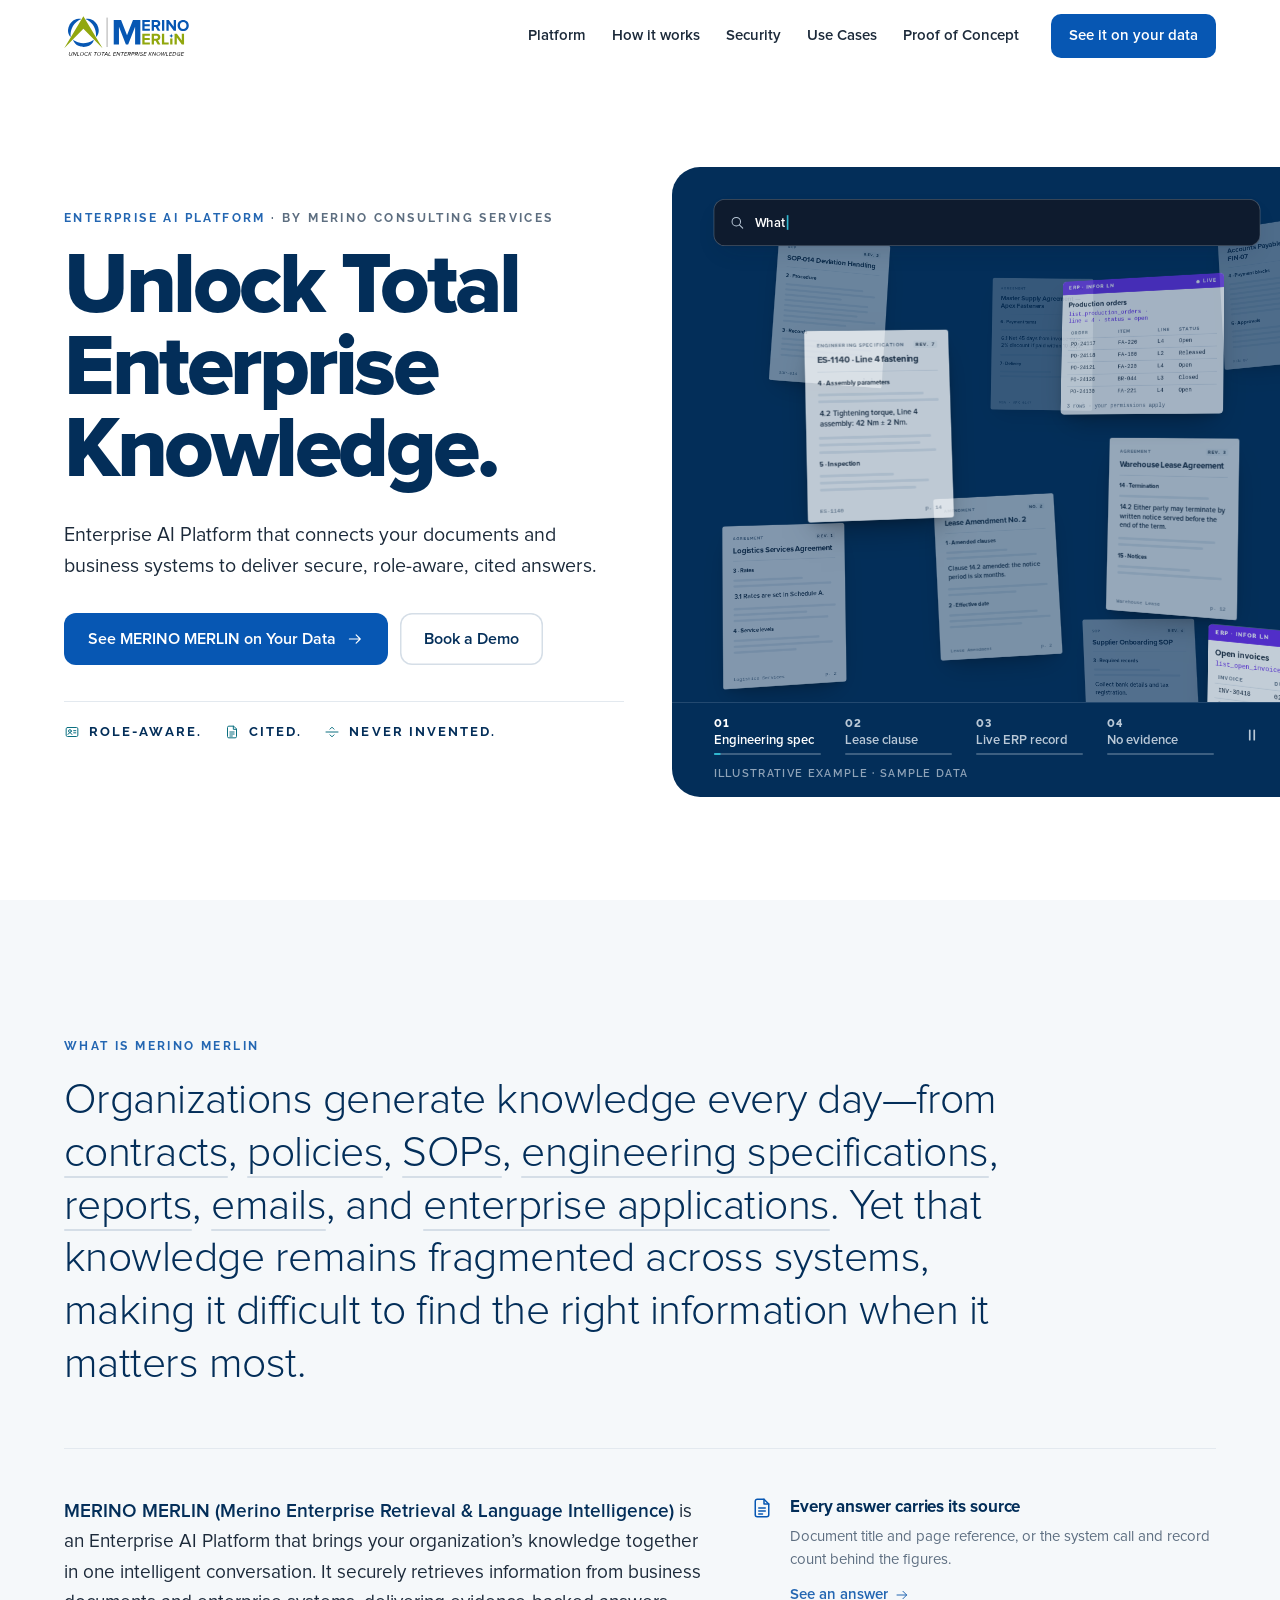
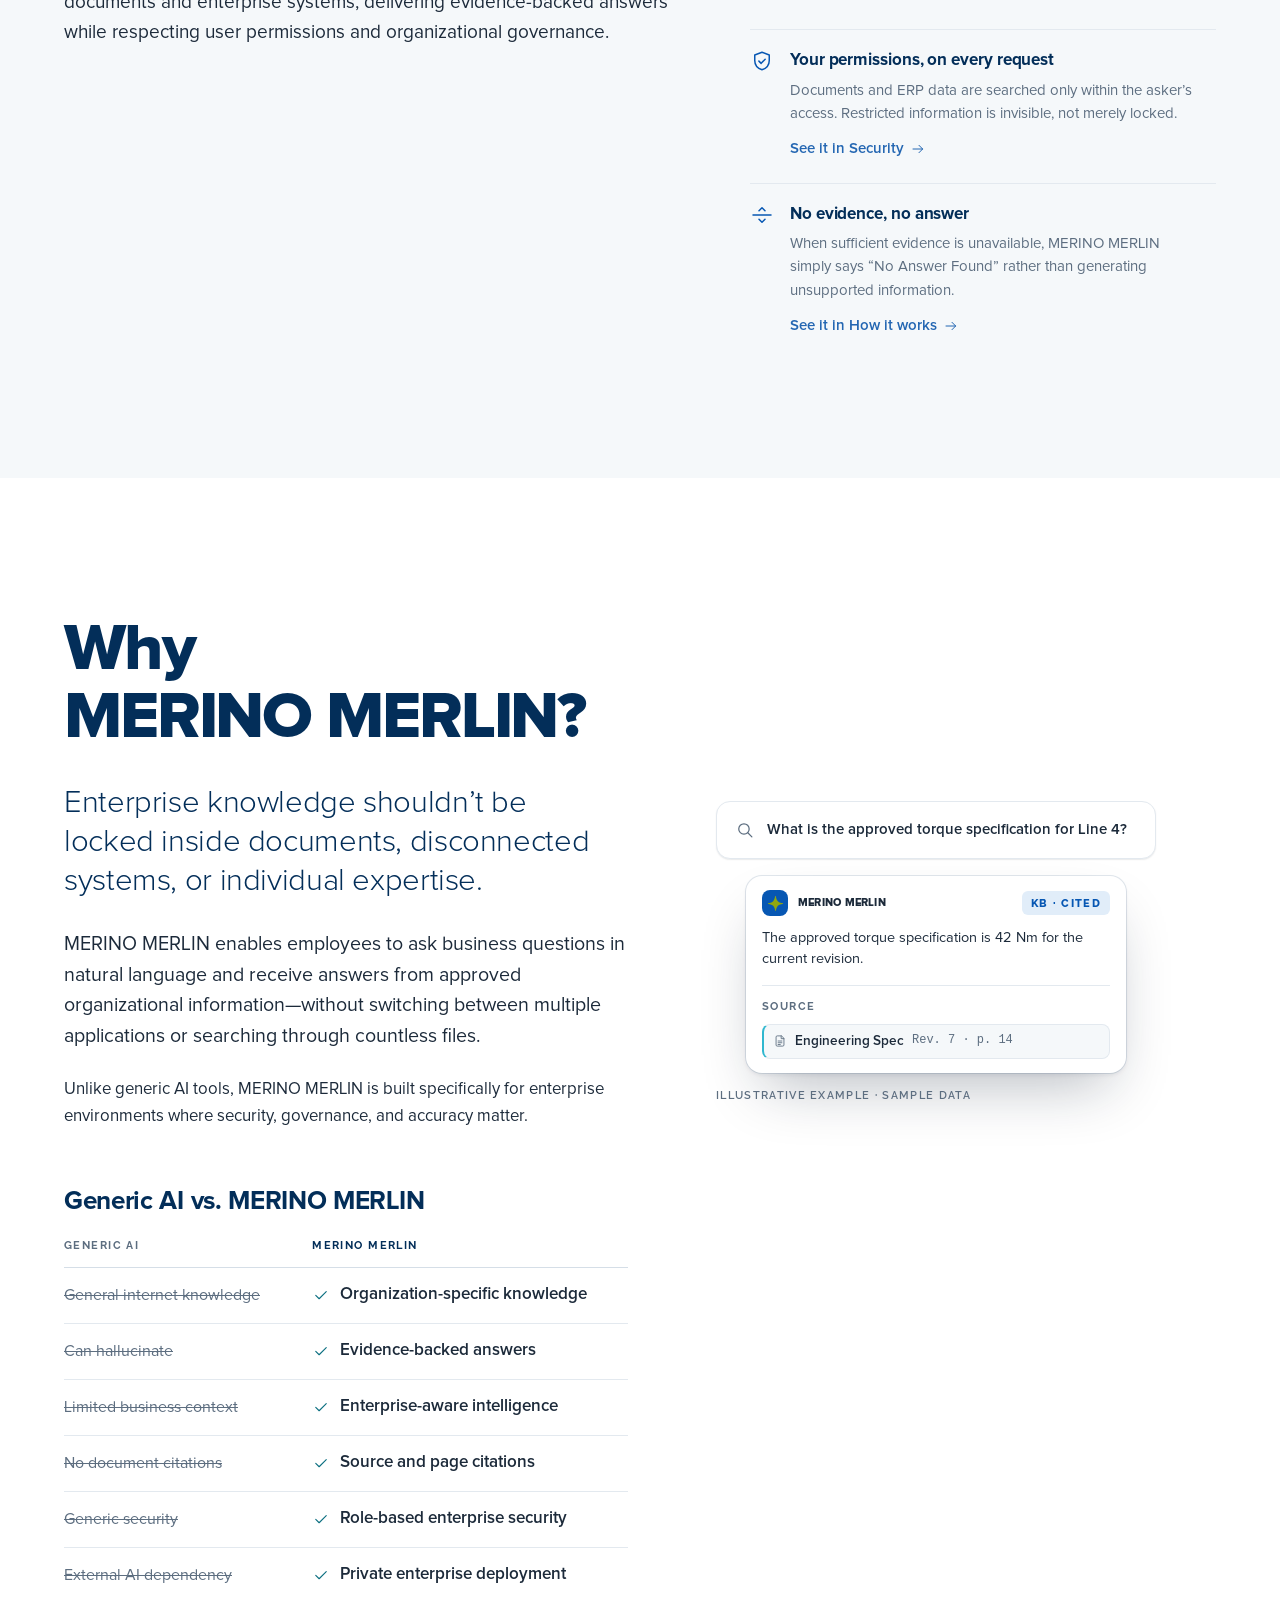
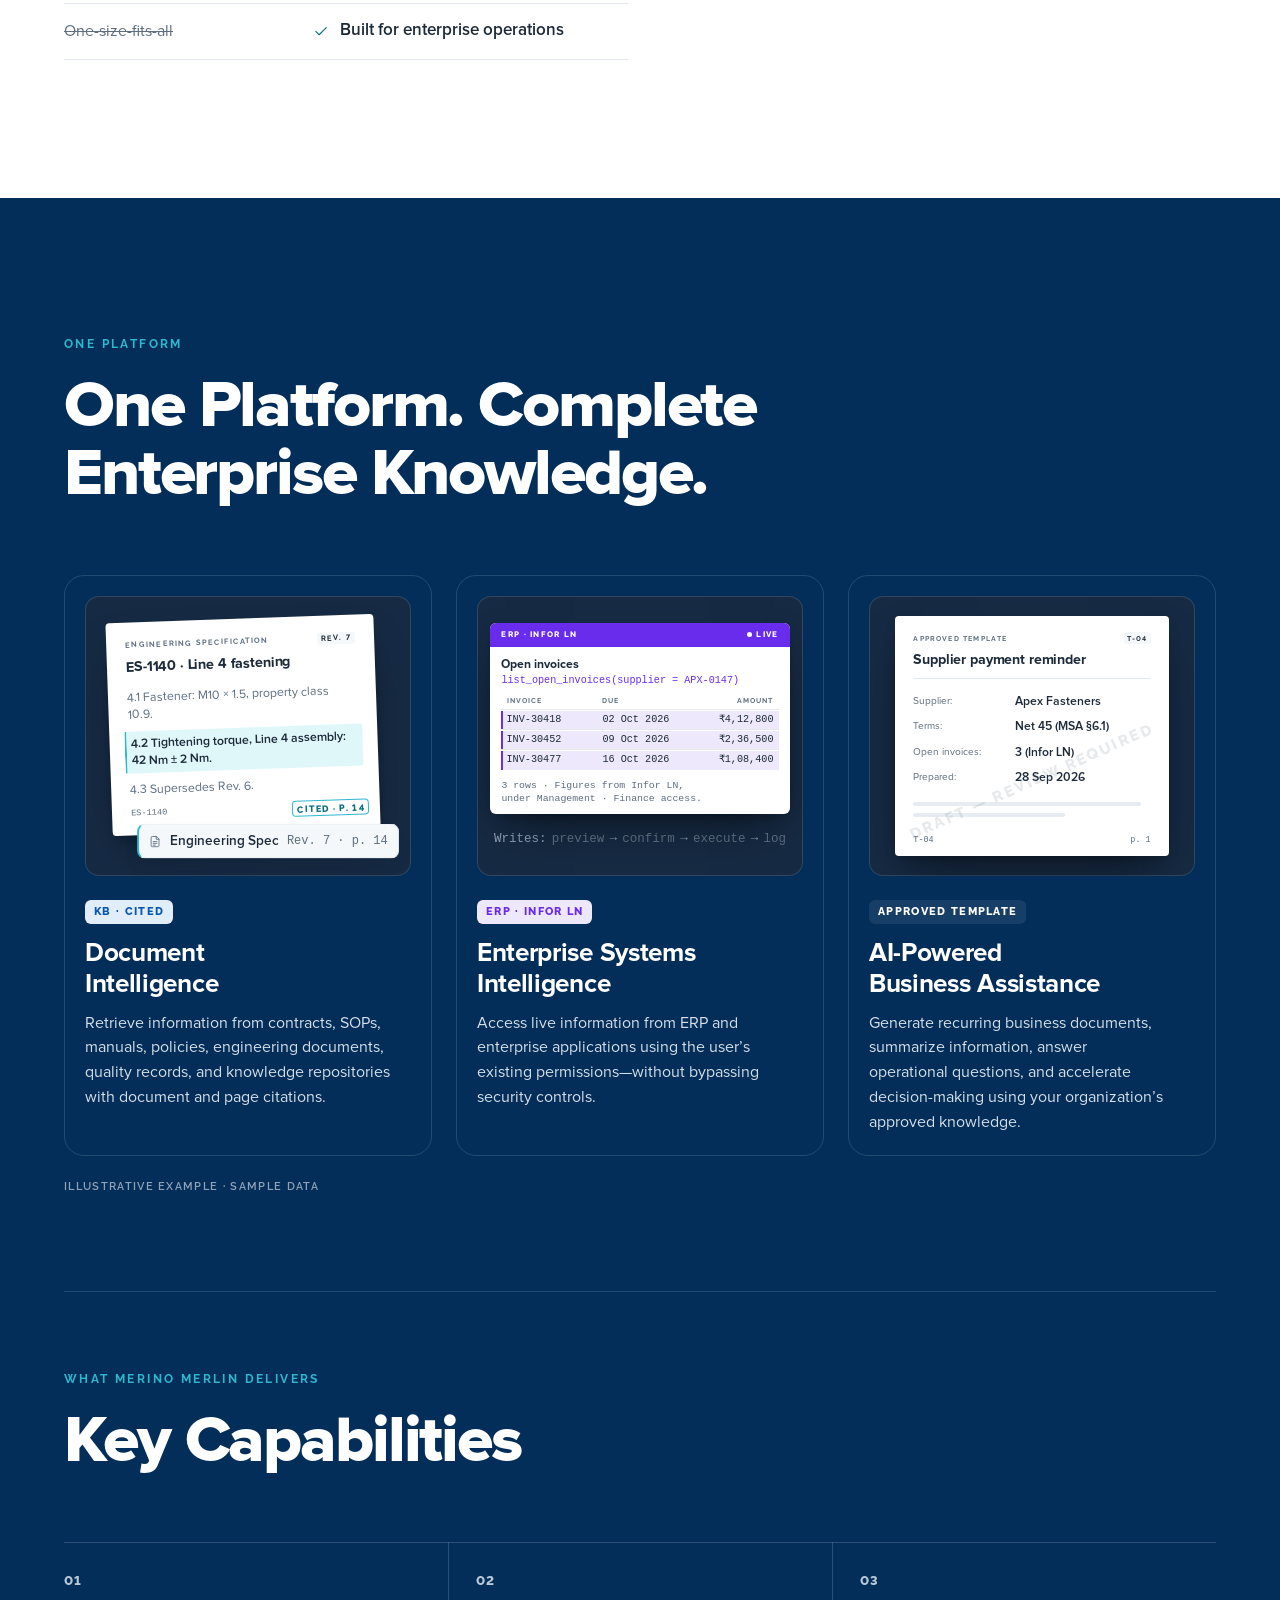
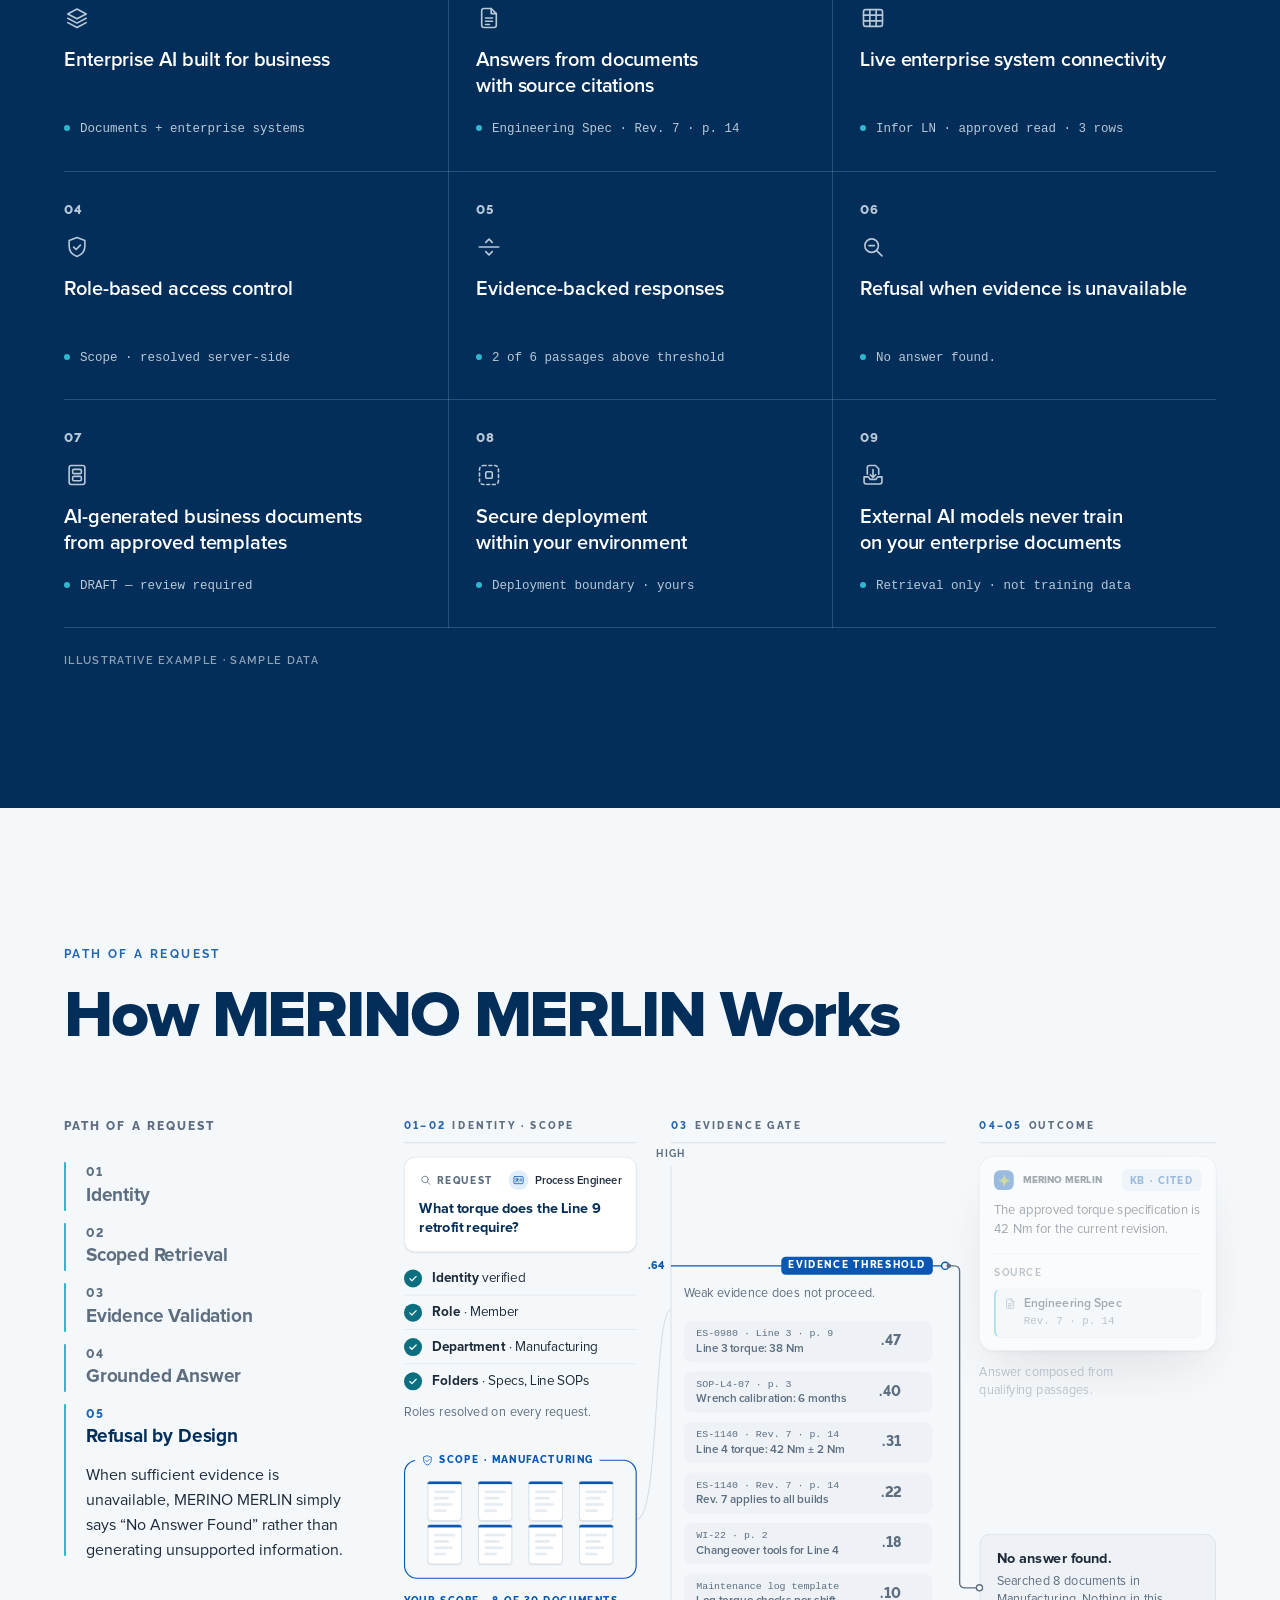
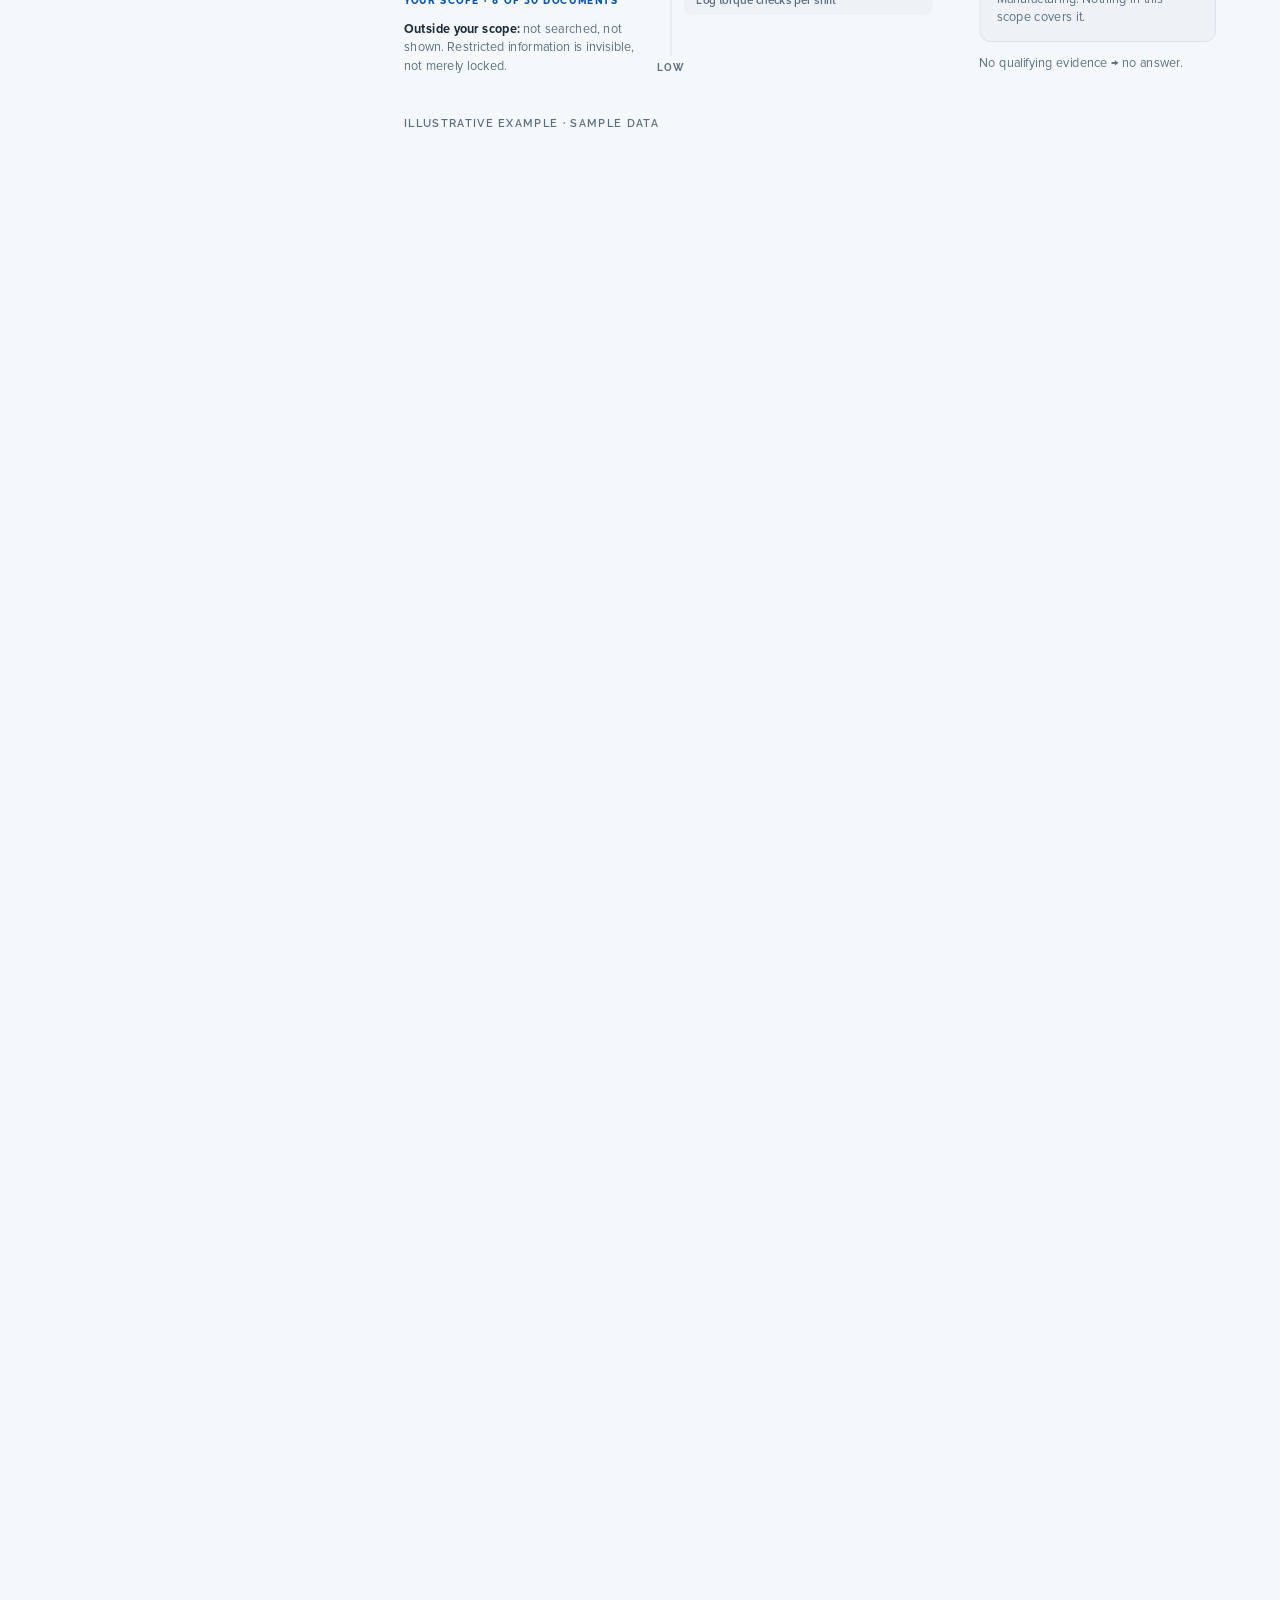
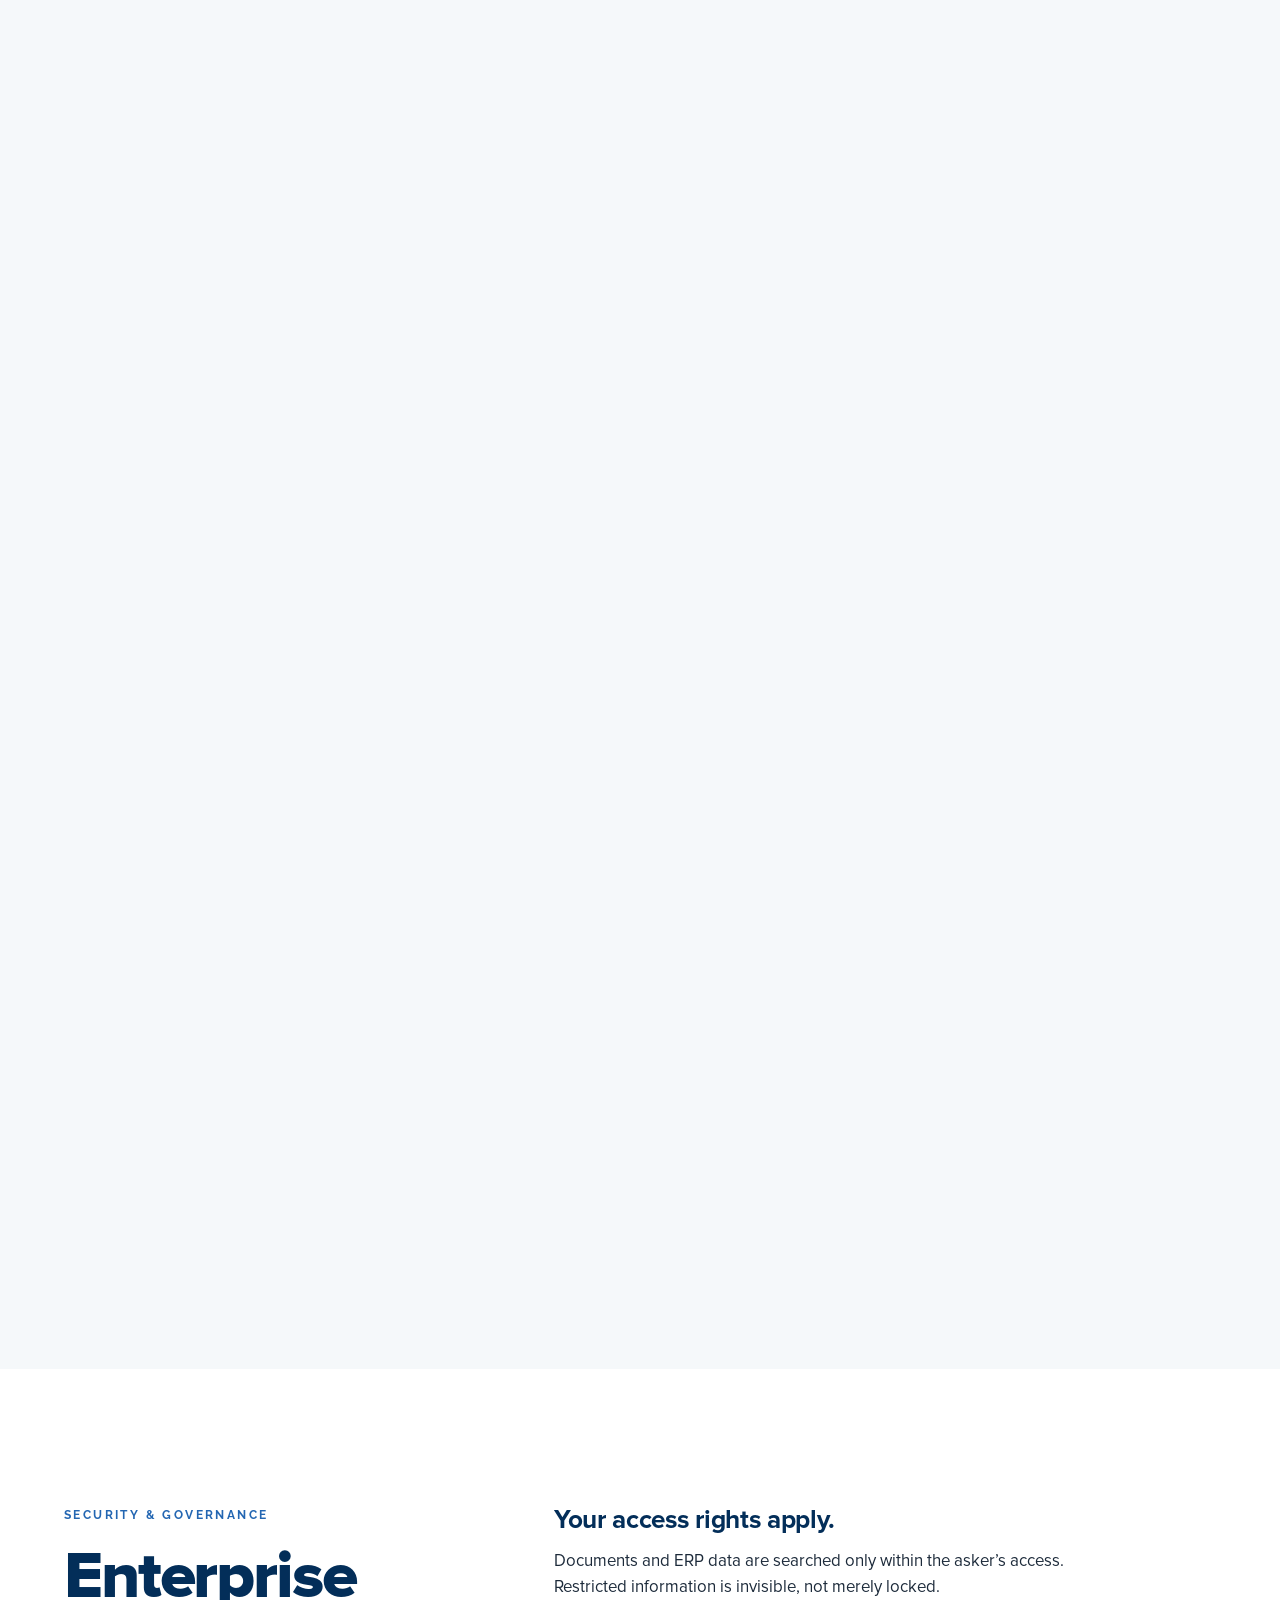
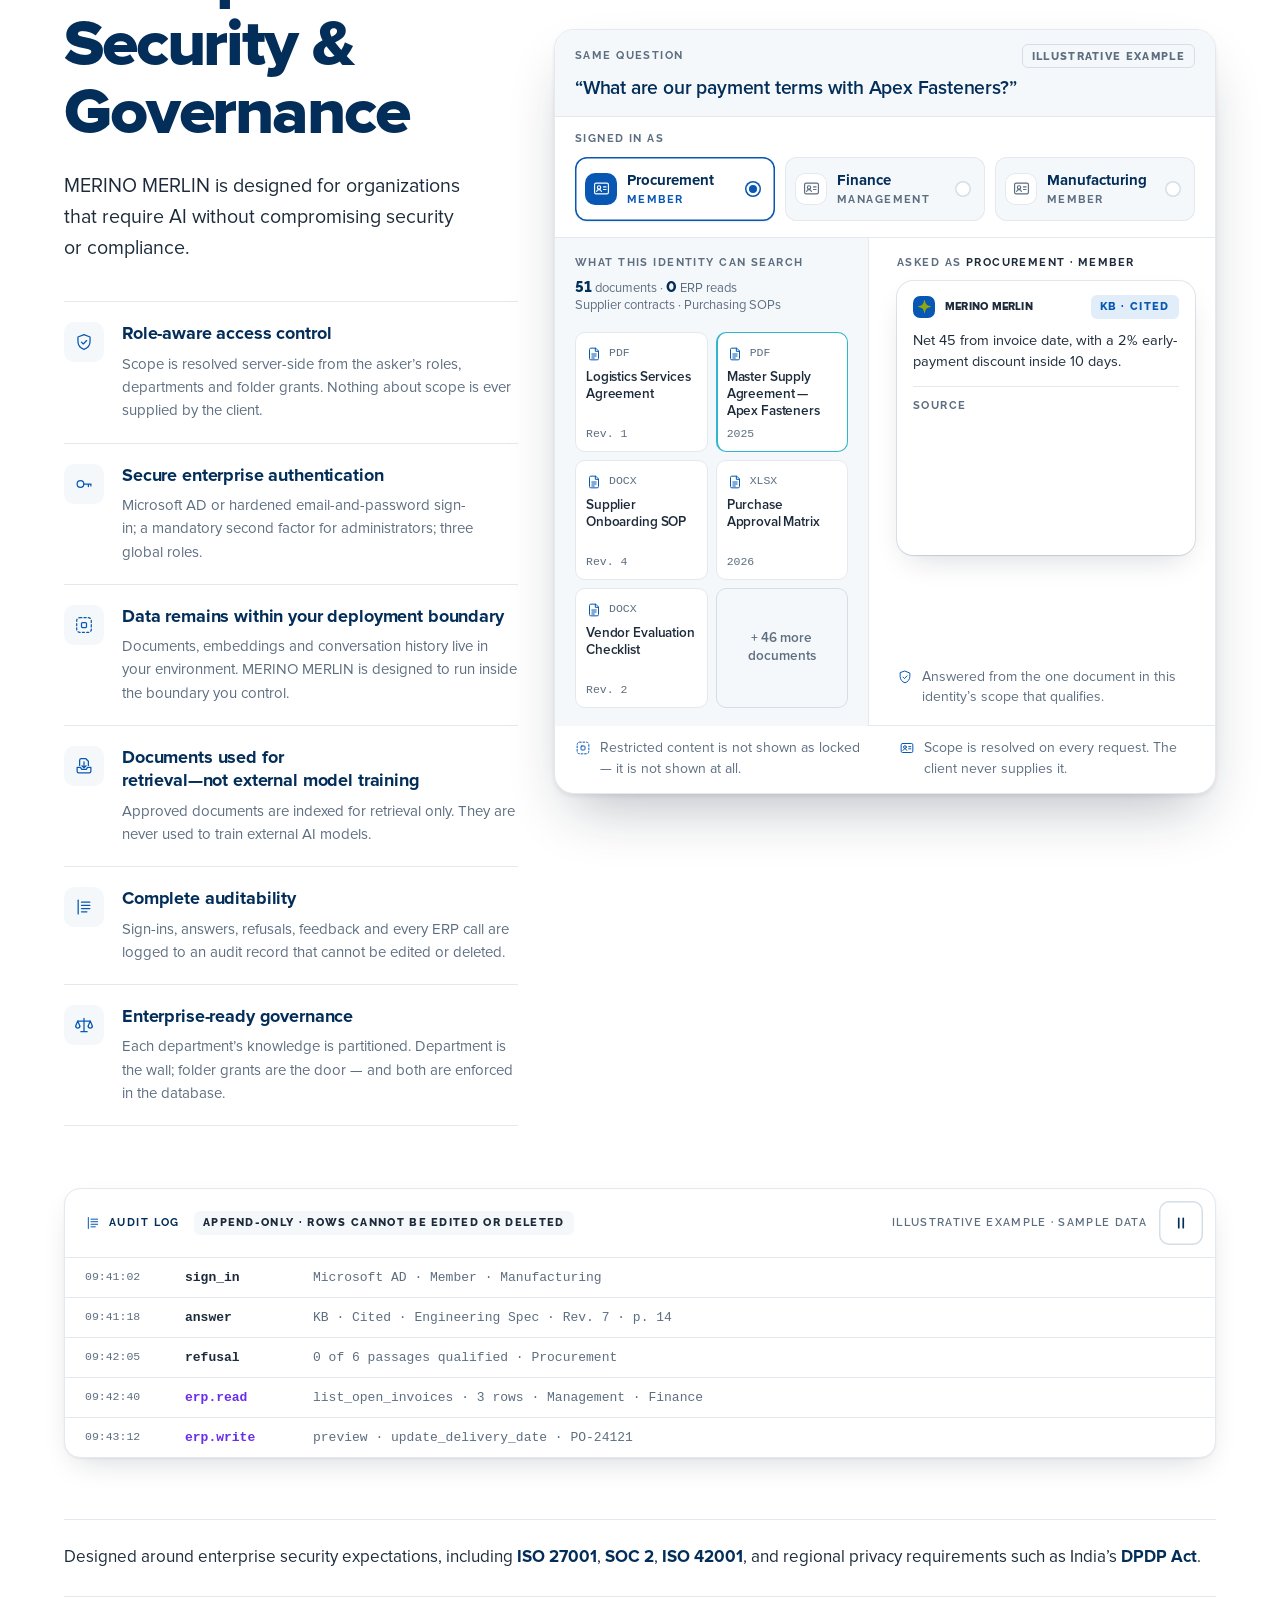
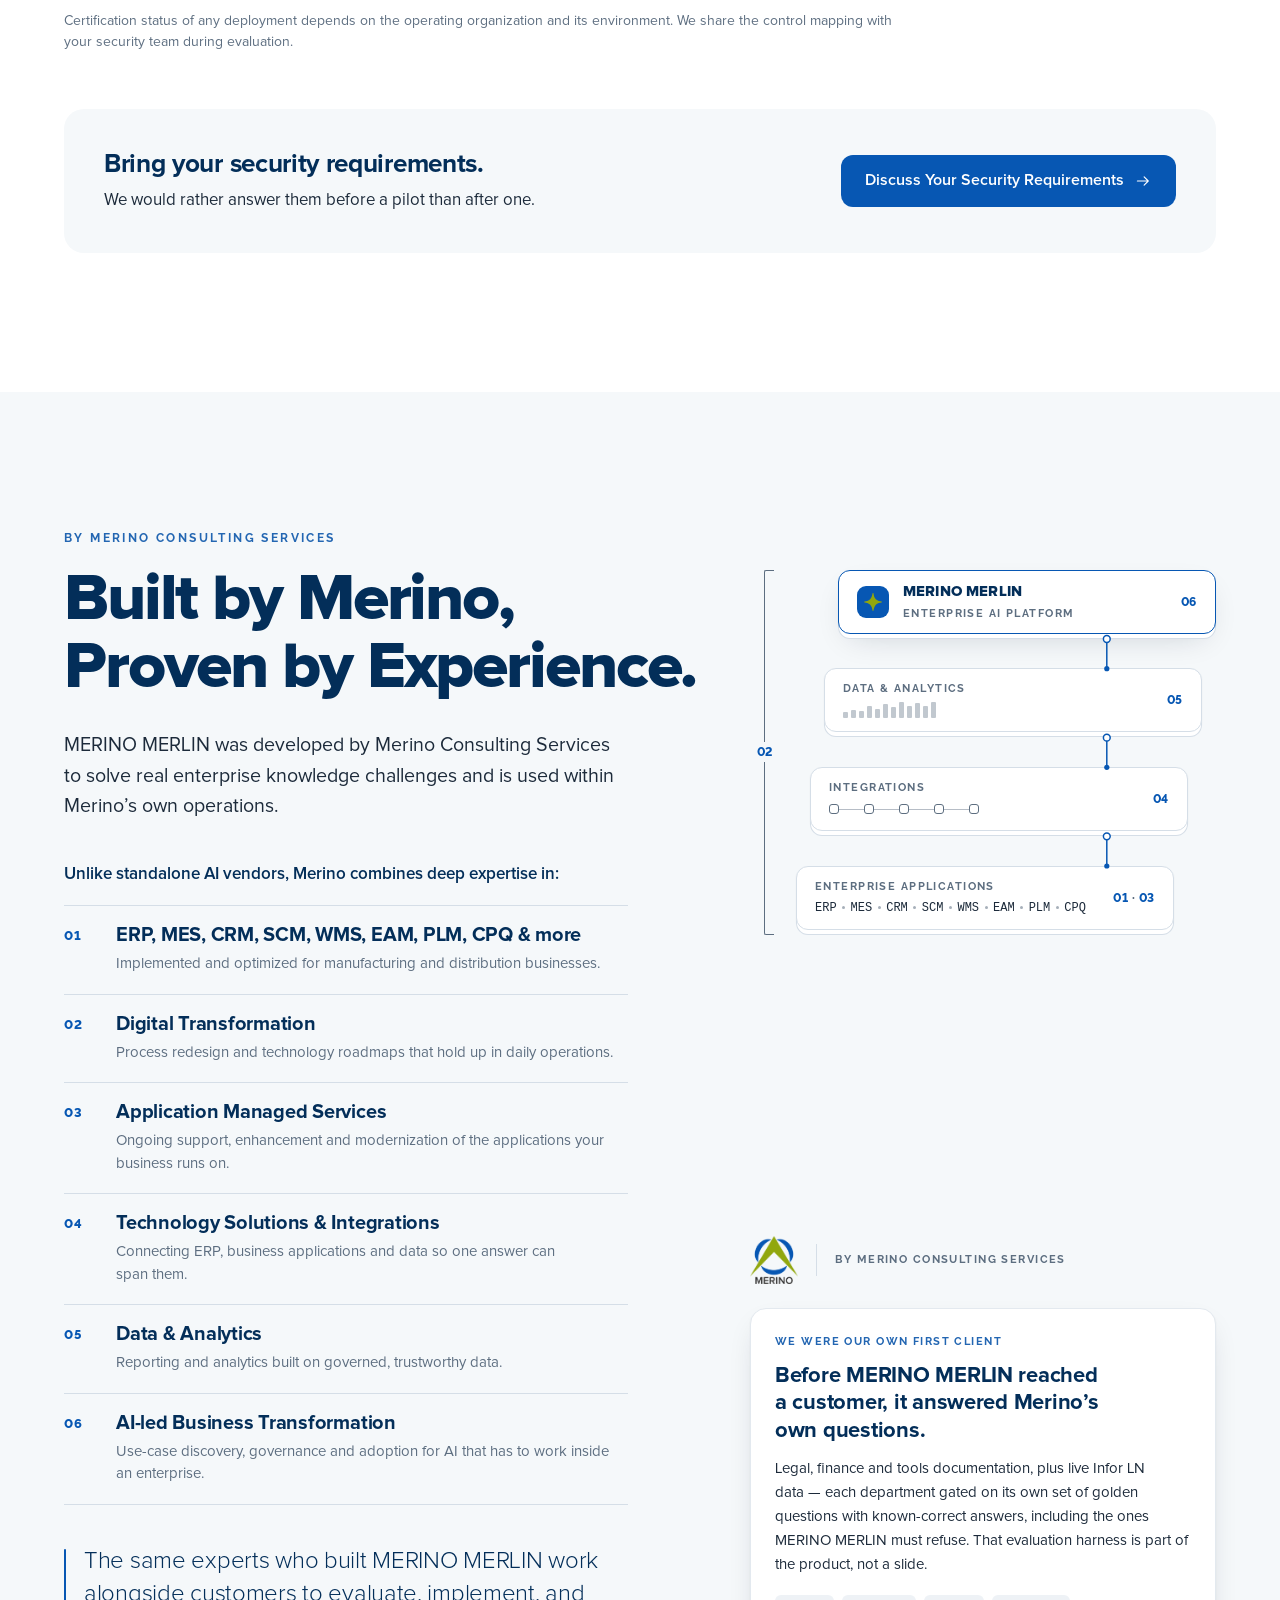
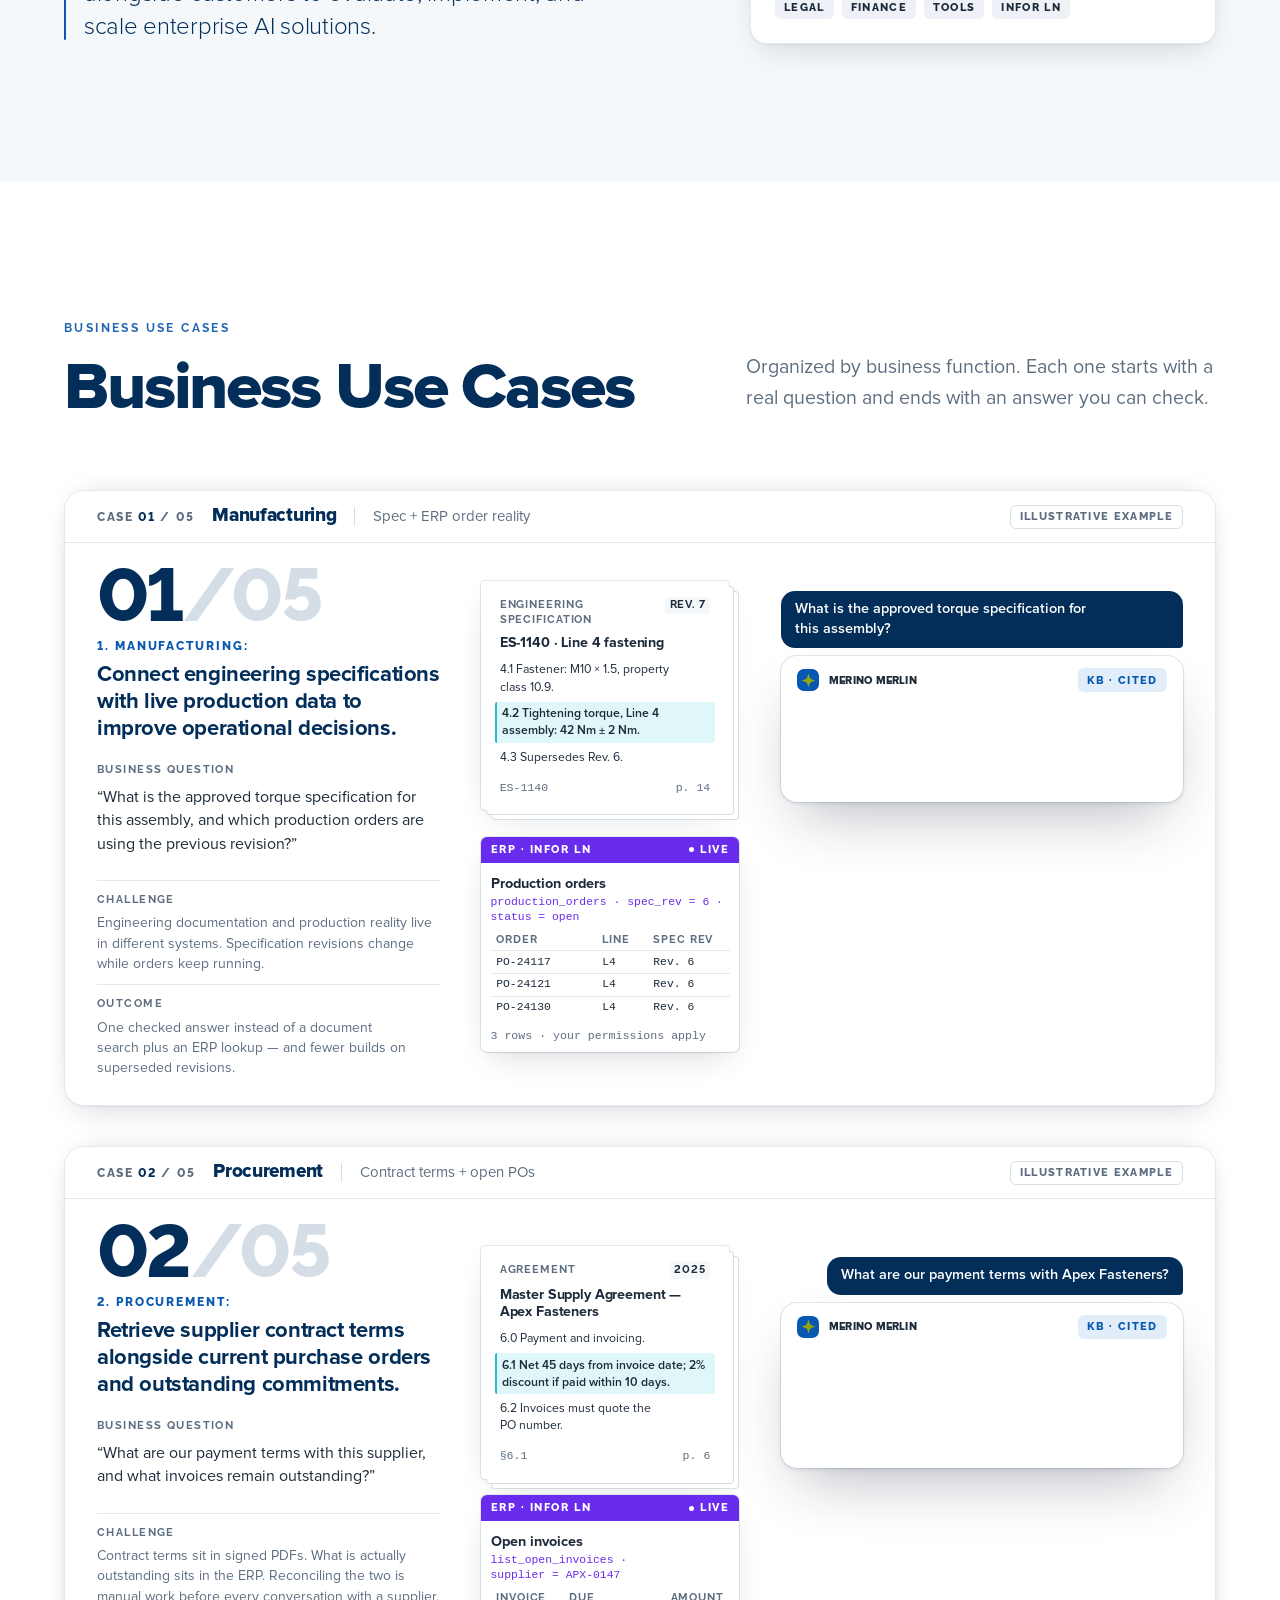
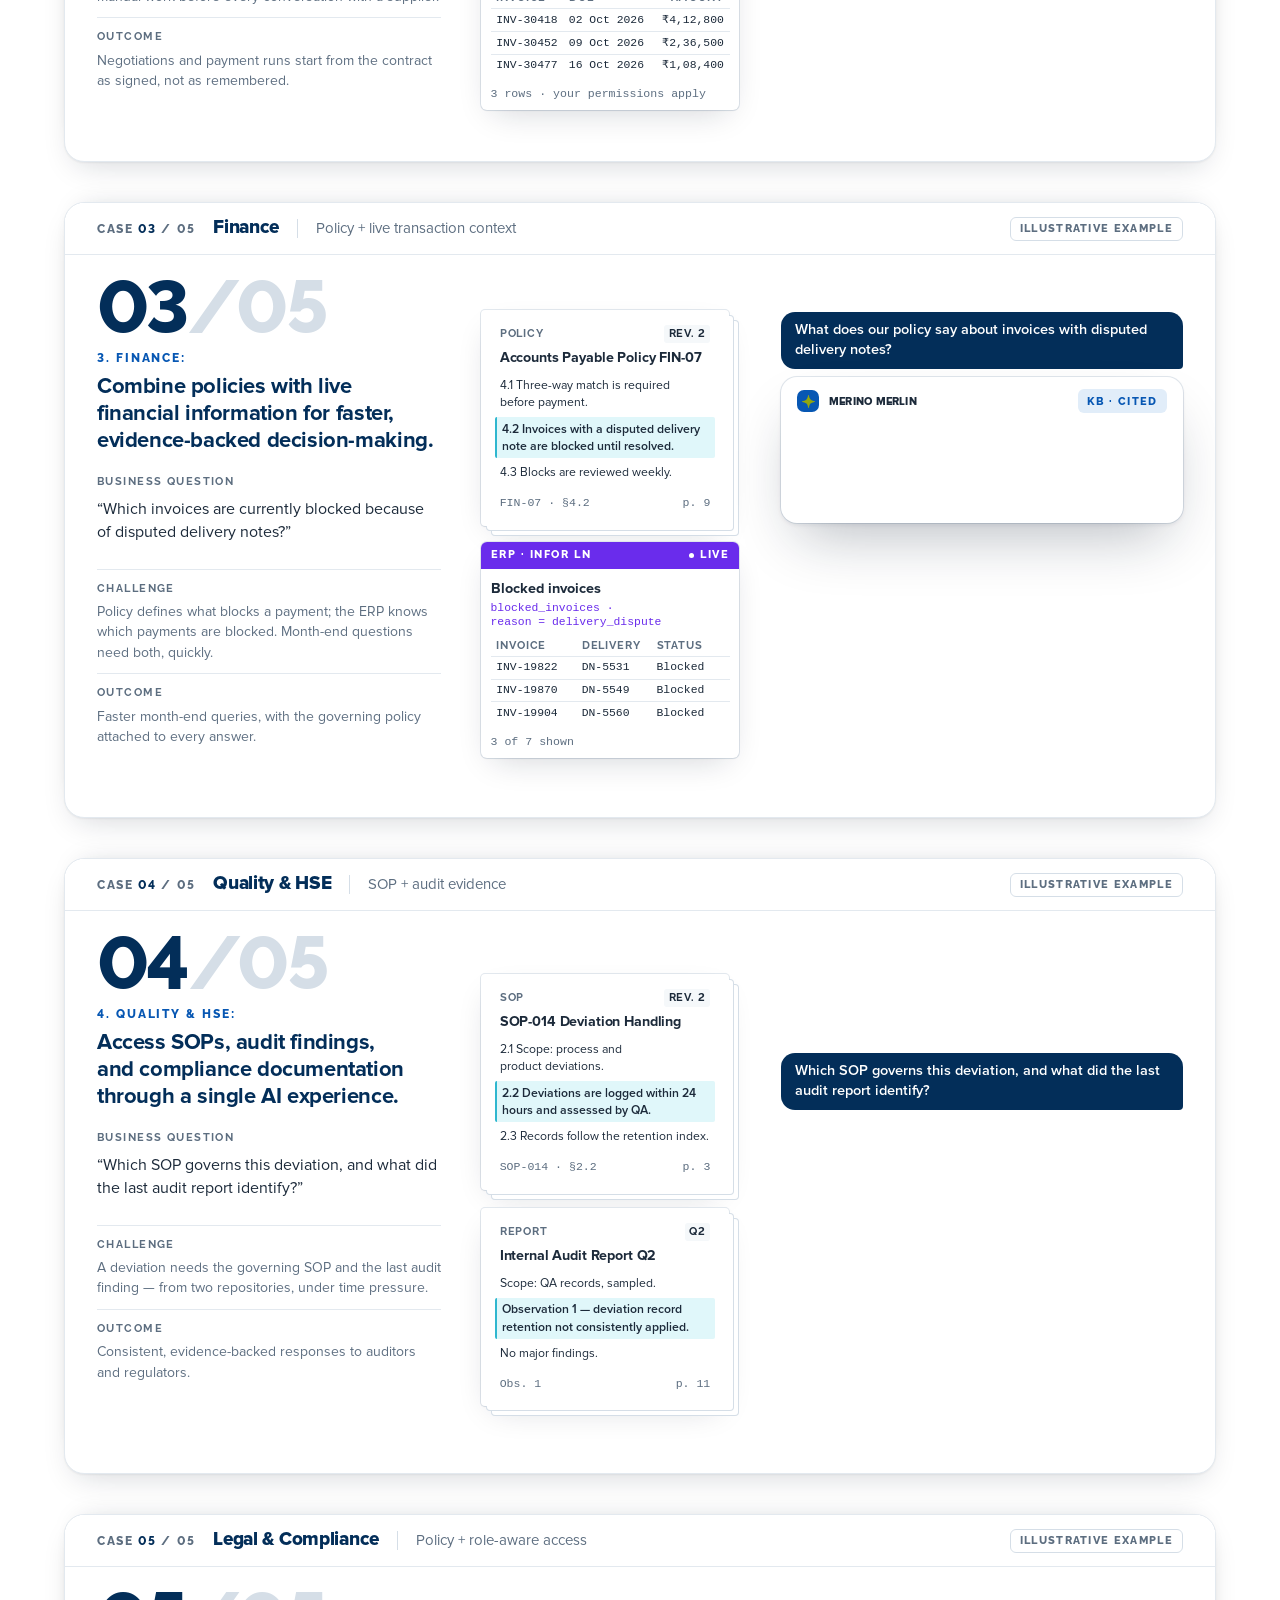
<file: index.html>
<!doctype html>
<html lang="en" class="no-js">
<head>
<meta charset="utf-8">
<meta name="viewport" content="width=device-width, initial-scale=1, viewport-fit=cover">
<title>MERINO MERLIN Enterprise AI Platform | Unlock Total Enterprise Knowledge</title>
<meta name="description" content="MERINO MERLIN is an enterprise AI platform that connects business documents and enterprise systems to deliver secure, role-aware, cited answers.">
<meta name="keywords" content="Enterprise AI Platform, Enterprise AI, AI for Business Transformation, Enterprise Knowledge Management, Secure Enterprise AI, Enterprise Document Intelligence, AI Knowledge Platform, AI for ERP, ERP AI, AI for Manufacturing, AI for Procurement, AI for Finance, Enterprise Search, Role-Based AI, AI Governance, AI for Digital Transformation, Application Modernization, Enterprise System Integration, Enterprise Analytics, AI-led Business Transformation">
<meta property="og:type" content="website">
<meta property="og:title" content="MERINO MERLIN Enterprise AI Platform | Unlock Total Enterprise Knowledge">
<meta property="og:description" content="MERINO MERLIN is an enterprise AI platform that connects business documents and enterprise systems to deliver secure, role-aware, cited answers.">
<meta property="og:image" content="assets/images/hero.webp">
<meta property="og:image:width" content="1200">
<meta property="og:image:height" content="630">
<meta name="theme-color" content="#032E59">
<link rel="icon" type="image/svg+xml" href="assets/images/favicon.svg">
<script>document.documentElement.classList.replace('no-js','js');setTimeout(function(){if(!window.MM)document.documentElement.classList.replace('js','no-js')},4000);</script>
<link rel="stylesheet" href="assets/css/style.css">
<link rel="stylesheet" href="assets/css/responsive.css">
<script type="application/ld+json">{"@context":"https://schema.org","@type":"SoftwareApplication","name":"MERINO MERLIN","applicationCategory":"BusinessApplication","description":"MERINO MERLIN is an enterprise AI platform that connects business documents and enterprise systems to deliver secure, role-aware, cited answers.","publisher":{"@type":"Organization","name":"Merino Consulting Services Limited"}}</script>
</head>
<body>
<a class="skip-link" href="#main">Skip to content</a>

<header class="nav" id="nav" data-on="light" data-tone="light">
  <div class="wrap nav__in">
    <a class="nav__brand" href="#top">
      <img class="nav__logo nav__logo--light" src="assets/images/logo.svg" alt="MERINO MERLIN Enterprise AI Platform — Unlock Total Enterprise Knowledge" width="125" height="40">
      <img class="nav__logo nav__logo--navy" src="assets/images/logo-on-navy.svg" alt="" aria-hidden="true" width="125" height="40">
    </a>
    <nav class="nav__links" aria-label="Primary"><ul>
        <li><a href="#platform">Platform</a></li><li><a href="#how">How it works</a></li>
        <li><a href="#security">Security</a></li><li><a href="#use-cases">Use Cases</a></li>
        <li><a href="#poc">Proof of Concept</a></li></ul></nav>
    <a class="btn btn-primary btn-sm nav__cta" href="#request" data-intent="poc">See it on your data</a>
    <button class="nav__menu" type="button" aria-expanded="false" aria-controls="menu" aria-label="Open menu">
      <svg class="i nav__ico-open" aria-hidden="true"><use href="assets/images/icons/sprite.svg#i-menu"/></svg><svg class="i nav__ico-close" aria-hidden="true"><use href="assets/images/icons/sprite.svg#i-close"/></svg></button>
  </div>
  <div class="menu" id="menu" inert>
    <nav aria-label="Primary (mobile)"><ul>
        <li><a href="#platform">Platform<svg class="i" aria-hidden="true"><use href="assets/images/icons/sprite.svg#i-arrow-right"/></svg></a></li>
        <li><a href="#how">How it works<svg class="i" aria-hidden="true"><use href="assets/images/icons/sprite.svg#i-arrow-right"/></svg></a></li>
        <li><a href="#security">Security<svg class="i" aria-hidden="true"><use href="assets/images/icons/sprite.svg#i-arrow-right"/></svg></a></li>
        <li><a href="#use-cases">Use Cases<svg class="i" aria-hidden="true"><use href="assets/images/icons/sprite.svg#i-arrow-right"/></svg></a></li>
        <li><a href="#poc">Proof of Concept<svg class="i" aria-hidden="true"><use href="assets/images/icons/sprite.svg#i-arrow-right"/></svg></a></li></ul></nav>
    <a class="btn btn-primary btn-block" href="#request" data-intent="poc">See MERINO&nbsp;MERLIN on Your Data</a>
    <a class="btn btn-ghost btn-block" href="#request" data-intent="demo">Book a Demo</a>
  </div>
</header>
<main id="main" tabindex="-1">
  <!-- ~~ 01-hero.html ~~ -->
  <section id="top" class="sec sec--white" data-surface="light" aria-labelledby="top-h1">
    <div class="wrap top__grid">
      <div class="top__copy">
        <p class="eyebrow top__eyebrow" data-reveal data-reveal-manual style="--top-d:0ms">Enterprise AI Platform&nbsp;<span class="eyebrow__quiet"><span class="top__eb-sep">·</span> <span class="top__eb-by">by Merino Consulting Services</span></span></p>
        <h1 class="h-display top__h1" id="top-h1" data-reveal="words" data-reveal-manual style="--delay:80ms">Unlock Total Enterprise Knowledge.</h1>
        <p class="lede top__lead" data-reveal data-reveal-manual style="--top-d:400ms">Enterprise AI Platform that connects your documents and business systems to deliver secure, role-aware, cited answers.</p>
        <div class="cta-row top__ctas" data-reveal data-reveal-manual style="--top-d:480ms">
          <a class="btn btn-primary" href="#request" data-intent="poc">See MERINO&nbsp;MERLIN on Your Data<svg class="i" aria-hidden="true"><use href="assets/images/icons/sprite.svg#i-arrow-right"/></svg></a>
          <a class="btn btn-ghost" href="#request" data-intent="demo">Book a Demo</a>
        </div>
        <p class="proof top__proof" data-reveal data-reveal-manual style="--top-d:560ms"><a href="#security-askas"><svg class="i" aria-hidden="true"><use href="assets/images/icons/sprite.svg#i-id-badge"/></svg><span>Role-aware.</span></a> <a href="#top-stage" data-play="1" aria-describedby="top-play-hint"><svg class="i" aria-hidden="true"><use href="assets/images/icons/sprite.svg#i-doc"/></svg><span>Cited.</span></a> <a href="#top-stage" data-play="3" aria-describedby="top-play-hint"><svg class="i" aria-hidden="true"><use href="assets/images/icons/sprite.svg#i-threshold"/></svg><span>Never invented.</span></a></p>
        <span class="sr-only" id="top-play-hint">Plays this example in the stage below.</span>
      </div>

      <div class="stage on-navy" id="top-stage" role="group" aria-label="Illustrative example: an answer with its source">

        <div class="stage__clip" data-js-only aria-hidden="true">
          <div class="stage__box">
            <div class="ask-bar is-sent"><svg class="i" aria-hidden="true"><use href="assets/images/icons/sprite.svg#i-search"/></svg><span class="ask-bar__q"><span class="ask-bar__typed">What is the approved torque specification for Line 4?</span><i class="caret" aria-hidden="true"></i></span><span class="chip chip-scope top-scope is-on"><svg class="i" aria-hidden="true"><use href="assets/images/icons/sprite.svg#i-shield-check"/></svg><span class="top-scope__name">Manufacturing</span></span></div>
            <p class="stage__status is-on"><i class="stage__dot"></i><span class="stage__sts"><span class="stage__st is-cur">Answer grounded · KB · Cited</span><span class="stage__st"></span></span></p>
            <div class="stage__vp">
              <div class="stage__world" aria-hidden="true">
                <div class="top-card top-card--ans">
                  <article class="answer-card is-on is-cited">
                    <header class="answer-card__head"><span class="avatar"><svg aria-hidden="true"><use href="assets/images/icons/sprite.svg#i-star"/></svg></span>
                      <span class="answer-card__who">MERINO&nbsp;MERLIN</span><span class="chip chip-kb">KB · Cited</span></header>
                    <p class="answer-card__text">The approved torque specification is 42&nbsp;Nm for the current revision.</p>
                    <div class="answer-card__src"><p class="answer-card__lbl">Source</p>
                      <ul class="cites"><li class="cite" style="--i:0"><svg class="i" aria-hidden="true"><use href="assets/images/icons/sprite.svg#i-doc"/></svg><span class="cite__t">Engineering Spec</span><span class="cite__l">Rev.&nbsp;7 · p.&nbsp;14</span></li></ul>
                      <p class="answer-card__note" hidden></p></div>
                  </article>
                </div>
                <div class="top-card top-card--ref" style="opacity:0">
                  <article class="refusal-card"><p class="refusal-card__t">No answer found.</p><p class="refusal-card__n">Searched 51 documents in Procurement. Nothing in this scope covers it.</p></article>
                </div>
              </div>
            </div>
          </div>
          <div class="gate gate--v top-gate" aria-hidden="true"><span class="gate__lbl">Evidence threshold</span><i class="gate__line"></i></div>
        </div>


        <div class="stage__static" data-nojs-only aria-hidden="true">
          <div class="ask-bar"><svg class="i" aria-hidden="true"><use href="assets/images/icons/sprite.svg#i-search"/></svg><span class="ask-bar__q"><span class="ask-bar__typed">What is the approved torque specification for Line 4?</span></span><span class="chip chip-scope"><svg class="i" aria-hidden="true"><use href="assets/images/icons/sprite.svg#i-shield-check"/></svg>Manufacturing</span></div>
          <div class="stage__static-row">
            <article class="sheet is-hl is-cited" style="--sheet-fs:16px">
              <div class="sheet__top"><span>Engineering specification</span><span class="sheet__rev">Rev.&nbsp;7</span></div>
              <p class="sheet__title">ES-1140 · Line 4 fastening</p><div class="sheet__rule"></div>
              <p class="sheet__h">4 · Assembly parameters</p>
              <i class="sheet__ln" style="--w:96%"></i><i class="sheet__ln" style="--w:88%"></i>
              <p class="sheet__psg"><span>4.2 Tightening torque, Line 4 assembly: 42&nbsp;Nm ±&nbsp;2&nbsp;Nm.</span></p>
              <i class="sheet__ln" style="--w:93%"></i><i class="sheet__ln" style="--w:84%"></i><i class="sheet__ln" style="--w:97%"></i>
              <p class="sheet__h">5 · Inspection</p>
              <i class="sheet__ln" style="--w:90%"></i><i class="sheet__ln" style="--w:79%"></i><i class="sheet__ln" style="--w:68%"></i>
              <div class="sheet__foot"><span>ES-1140</span><span>p.&nbsp;14</span></div>
              <span class="sheet__mark">Cited · p.&nbsp;14</span>
            </article>
            <article class="answer-card is-on is-cited">
              <header class="answer-card__head"><span class="avatar"><svg aria-hidden="true"><use href="assets/images/icons/sprite.svg#i-star"/></svg></span>
                <span class="answer-card__who">MERINO&nbsp;MERLIN</span><span class="chip chip-kb">KB · Cited</span></header>
              <p class="answer-card__text">The approved torque specification is 42&nbsp;Nm for the current revision.</p>
              <div class="answer-card__src"><p class="answer-card__lbl">Source</p>
                <ul class="cites"><li class="cite"><svg class="i" aria-hidden="true"><use href="assets/images/icons/sprite.svg#i-doc"/></svg><span class="cite__t">Engineering Spec</span><span class="cite__l">Rev.&nbsp;7 · p.&nbsp;14</span></li></ul></div>
            </article>
          </div>
        </div>

        <div class="stage__foot">
          <div class="stage__tabs" role="tablist" aria-label="Examples" data-js-only>
            <button class="stage__tab" type="button" role="tab" id="top-tab-1" aria-selected="true" aria-controls="top-live"><span class="stage__n">01</span><span class="stage__lbl"><span class="stage__l-long">Engineering spec</span><span class="stage__l-short">Spec</span></span><span class="stage__bar" aria-hidden="true"><i></i></span></button>
            <button class="stage__tab" type="button" role="tab" id="top-tab-2" aria-selected="false" aria-controls="top-live" tabindex="-1"><span class="stage__n">02</span><span class="stage__lbl"><span class="stage__l-long">Lease clause</span><span class="stage__l-short">Lease</span></span><span class="stage__bar" aria-hidden="true"><i></i></span></button>
            <button class="stage__tab" type="button" role="tab" id="top-tab-3" aria-selected="false" aria-controls="top-live" tabindex="-1"><span class="stage__n">03</span><span class="stage__lbl"><span class="stage__l-long">Live ERP record</span><span class="stage__l-short">ERP</span></span><span class="stage__bar" aria-hidden="true"><i></i></span></button>
            <button class="stage__tab" type="button" role="tab" id="top-tab-4" aria-selected="false" aria-controls="top-live" tabindex="-1"><span class="stage__n">04</span><span class="stage__lbl"><span class="stage__l-long">No evidence</span><span class="stage__l-short">Refusal</span></span><span class="stage__bar" aria-hidden="true"><i></i></span></button>
          </div>
          <button class="stage__pause" type="button" aria-pressed="false" aria-label="Pause the example" data-js-only><svg class="i stage__ico-pause" aria-hidden="true"><use href="assets/images/icons/sprite.svg#i-pause"/></svg><svg class="i stage__ico-play" aria-hidden="true"><use href="assets/images/icons/sprite.svg#i-play"/></svg></button>
          <p class="illus stage__illus">Illustrative example · sample data</p>
        </div>

        <div class="sr-only" id="top-live">Question: What is the approved torque specification for Line 4? Answer: The approved torque specification is 42&nbsp;Nm for the current revision. Source: Engineering Spec, Rev.&nbsp;7, page 14.</div>
        <div class="sr-only" id="top-say" aria-live="polite" aria-atomic="true"></div>
      </div>
    </div>
  </section>

  <!-- ~~ 02-why.html ~~ -->
  <section id="why" class="sec" data-surface="light" aria-labelledby="why-h">


    <div class="why__band why__band--intro" id="intro">
      <div class="wrap">
        <p class="eyebrow" data-reveal>What is MERINO&nbsp;MERLIN</p>
        <p class="statement why__stmt">Organizations generate knowledge every day—from <span class="why__src" style="--i:0">contracts</span>, <span class="why__src" style="--i:1">policies</span>, <span class="why__src" style="--i:2">SOPs</span>, <span class="why__src" style="--i:3">engineering specifications</span>, <span class="why__src" style="--i:4">reports</span>, <span class="why__src" style="--i:5">emails</span>, and <span class="why__src" style="--i:6">enterprise applications</span>. Yet that knowledge remains fragmented across systems, making it difficult to find the right information when it matters most.</p>
        <div class="why__rule" data-reveal="rule"></div>
        <div class="why__introGrid">
          <p class="lede why__d5" data-reveal><strong>MERINO&nbsp;MERLIN (Merino Enterprise Retrieval &amp; Language Intelligence)</strong> is an Enterprise AI Platform that brings your organization’s knowledge together in one intelligent conversation. It securely retrieves information from business documents and enterprise systems, delivering evidence-backed answers while respecting user permissions and organizational governance.</p>
          <ul class="why__keys" data-reveal="stagger">
            <li class="why__key" data-reveal-item>
              <svg class="i" aria-hidden="true"><use href="assets/images/icons/sprite.svg#i-doc"/></svg>
              <div>
                <p class="why__kt">Every answer carries its source</p>
                <p class="why__kd">Document title and page reference, or the system call and record count behind the figures.</p>
                <a class="link-arrow" href="#top-stage">See an answer<svg class="i" aria-hidden="true"><use href="assets/images/icons/sprite.svg#i-arrow-right"/></svg></a>
              </div>
            </li>
            <li class="why__key" data-reveal-item>
              <svg class="i" aria-hidden="true"><use href="assets/images/icons/sprite.svg#i-shield-check"/></svg>
              <div>
                <p class="why__kt">Your permissions, on every request</p>
                <p class="why__kd">Documents and ERP data are searched only within the asker’s access. Restricted information is invisible, not merely locked.</p>
                <a class="link-arrow" href="#security-askas">See it in Security<svg class="i" aria-hidden="true"><use href="assets/images/icons/sprite.svg#i-arrow-right"/></svg></a>
              </div>
            </li>
            <li class="why__key" data-reveal-item>
              <svg class="i" aria-hidden="true"><use href="assets/images/icons/sprite.svg#i-threshold"/></svg>
              <div>
                <p class="why__kt">No evidence, no answer</p>
                <p class="why__kd">When sufficient evidence is unavailable, MERINO&nbsp;MERLIN simply says “No Answer Found” rather than generating unsupported information.</p>
                <a class="link-arrow" href="#how">See it in How it works<svg class="i" aria-hidden="true"><use href="assets/images/icons/sprite.svg#i-arrow-right"/></svg></a>
              </div>
            </li>
          </ul>
        </div>
      </div>
    </div>


    <div class="why__band why__band--why">
      <div class="wrap">
        <div class="why__grid grid-12">
          <h2 class="h-section why__h" id="why-h" data-reveal="words">Why MERINO&nbsp;MERLIN?</h2>
          <p class="statement why__d8" data-reveal>Enterprise knowledge shouldn’t be locked inside documents, disconnected systems, or individual expertise.</p>
          <p class="lede why__d9" data-reveal>MERINO&nbsp;MERLIN enables employees to ask business questions in natural language and receive answers from approved organizational information—without switching between multiple applications or searching through countless files.</p>

          <div class="why__side">

            <figure class="why__fig" aria-hidden="true">
              <div class="why__box">
                <div class="card why__win">
                  <div class="why__bar"><svg class="i"><use href="assets/images/icons/sprite.svg#i-folder"/></svg><span>Document library</span></div>
                  <div class="why__body">
                    <div class="why__search"><svg class="i"><use href="assets/images/icons/sprite.svg#i-search"/></svg>torque spec line 4</div>
                    <ul class="why__files">
                      <li><svg class="i"><use href="assets/images/icons/sprite.svg#i-doc"/></svg>ES-1140_Rev6.pdf</li>
                      <li><svg class="i"><use href="assets/images/icons/sprite.svg#i-doc"/></svg>ES-1140_Rev7.pdf</li>
                      <li><svg class="i"><use href="assets/images/icons/sprite.svg#i-doc"/></svg>ES-1140_Rev7_draft.pdf</li>
                    </ul>
                  </div>
                </div>
                <div class="card why__win why__win--erp">
                  <div class="why__bar"><svg class="i"><use href="assets/images/icons/sprite.svg#i-record"/></svg><span>Infor LN</span></div>
                  <div class="why__body">
                    <ul class="why__rows">
                      <li class="why__rhead"><span>Order</span><span>Item</span><span>Status</span></li>
                      <li><span>PO-24117</span><span>FA-220</span><span>Open</span></li>
                      <li><span>PO-24121</span><span>FA-220</span><span>Open</span></li>
                      <li><span>PO-24130</span><span>FA-221</span><span>Open</span></li>
                    </ul>
                  </div>
                </div>
                <div class="card why__win">
                  <div class="why__bar"><svg class="i"><use href="assets/images/icons/sprite.svg#i-mail"/></svg><span>Email</span></div>
                  <div class="why__body">
                    <p class="why__subj">Re: Line 4 torque — which revision?</p>
                    <i class="why__ln" style="--w:92%"></i><i class="why__ln" style="--w:64%"></i>
                  </div>
                </div>
                <div class="card why__win why__win--drive">
                  <div class="why__bar"><svg class="i"><use href="assets/images/icons/sprite.svg#i-folder"/></svg><span>Shared drive</span></div>
                  <div class="why__body">
                    <p class="why__path">Engineering / Line 4 / Archive</p>
                    <div class="why__fl"><svg class="i"><use href="assets/images/icons/sprite.svg#i-doc"/></svg><i class="why__ln" style="--w:100%"></i></div>
                    <div class="why__fl"><svg class="i"><use href="assets/images/icons/sprite.svg#i-doc"/></svg><i class="why__ln" style="--w:100%"></i></div>
                    <div class="why__fl"><svg class="i"><use href="assets/images/icons/sprite.svg#i-doc"/></svg><i class="why__ln" style="--w:100%"></i></div>
                  </div>
                </div>
                <div class="card why__win why__win--msg">
                  <div class="why__bar"><svg class="i"><use href="assets/images/icons/sprite.svg#i-chat"/></svg><span>Messages</span></div>
                  <div class="why__body">
                    <div class="why__msg"><i class="why__dot"></i><p class="why__bubble">Ask the Line 4 lead — they’d know.</p></div>
                  </div>
                </div>

                <div class="why__final is-sent">
                  <div class="ask-bar ask-bar--light why__ask">
                    <svg class="i"><use href="assets/images/icons/sprite.svg#i-search"/></svg>
                    <span class="ask-bar__q"><span class="ask-bar__typed">What is the approved torque specification for Line 4?</span><i class="caret"></i></span>
                  </div>
                  <article class="answer-card answer-card--sm is-on is-cited why__ans">
                    <header class="answer-card__head"><span class="avatar"><svg><use href="assets/images/icons/sprite.svg#i-star"/></svg></span>
                      <span class="answer-card__who">MERINO&nbsp;MERLIN</span><span class="chip chip-kb">KB · Cited</span></header>
                    <p class="answer-card__text">The approved torque specification is 42&nbsp;Nm for the current revision.</p>
                    <div class="answer-card__src"><p class="answer-card__lbl">Source</p>
                      <ul class="cites"><li class="cite" style="--i:0"><svg class="i"><use href="assets/images/icons/sprite.svg#i-doc"/></svg><span class="cite__t">Engineering Spec</span><span class="cite__l">Rev.&nbsp;7 · p.&nbsp;14</span></li></ul></div>
                  </article>
                </div>
              </div>
            </figure>
            <p class="illus why__illus">Illustrative example · sample data</p>
            <p class="sr-only">Illustrative example: instead of searching a document library, Infor LN, email, a shared drive and messages, one question is asked: “What is the approved torque specification for Line 4?” The answer: “The approved torque specification is 42&nbsp;Nm for the current revision.” Source: Engineering Spec, Rev.&nbsp;7, page 14.</p>
          </div>

          <p class="why__d10" data-reveal>Unlike generic AI tools, MERINO&nbsp;MERLIN is built specifically for enterprise environments where security, governance, and accuracy matter.</p>

          <div class="why__compare" id="why-compare">
            <table class="why__cmp">
              <caption class="h-sub why__cap">Generic AI vs. MERINO&nbsp;MERLIN</caption>
              <thead><tr><th scope="col">Generic AI</th><th scope="col">MERINO&nbsp;MERLIN</th></tr></thead>
              <tbody>
                <tr style="--i:0"><td><span class="why__pfx">Generic AI: </span><span class="why__gen">General internet knowledge</span></td><td><span class="why__mm"><svg class="i" aria-hidden="true"><use href="assets/images/icons/sprite.svg#i-check"/></svg><span><span class="why__pfx">MERINO&nbsp;MERLIN: </span>Organization-specific knowledge</span></span></td></tr>
                <tr style="--i:1"><td><span class="why__pfx">Generic AI: </span><span class="why__gen">Can hallucinate</span></td><td><span class="why__mm"><svg class="i" aria-hidden="true"><use href="assets/images/icons/sprite.svg#i-check"/></svg><span><span class="why__pfx">MERINO&nbsp;MERLIN: </span>Evidence-backed answers</span></span></td></tr>
                <tr style="--i:2"><td><span class="why__pfx">Generic AI: </span><span class="why__gen">Limited business context</span></td><td><span class="why__mm"><svg class="i" aria-hidden="true"><use href="assets/images/icons/sprite.svg#i-check"/></svg><span><span class="why__pfx">MERINO&nbsp;MERLIN: </span>Enterprise-aware intelligence</span></span></td></tr>
                <tr style="--i:3"><td><span class="why__pfx">Generic AI: </span><span class="why__gen">No document citations</span></td><td><span class="why__mm"><svg class="i" aria-hidden="true"><use href="assets/images/icons/sprite.svg#i-check"/></svg><span><span class="why__pfx">MERINO&nbsp;MERLIN: </span>Source and page citations</span></span></td></tr>
                <tr style="--i:4"><td><span class="why__pfx">Generic AI: </span><span class="why__gen">Generic security</span></td><td><span class="why__mm"><svg class="i" aria-hidden="true"><use href="assets/images/icons/sprite.svg#i-check"/></svg><span><span class="why__pfx">MERINO&nbsp;MERLIN: </span>Role-based enterprise security</span></span></td></tr>
                <tr style="--i:5"><td><span class="why__pfx">Generic AI: </span><span class="why__gen">External AI dependency</span></td><td><span class="why__mm"><svg class="i" aria-hidden="true"><use href="assets/images/icons/sprite.svg#i-check"/></svg><span><span class="why__pfx">MERINO&nbsp;MERLIN: </span>Private enterprise deployment</span></span></td></tr>
                <tr style="--i:6"><td><span class="why__pfx">Generic AI: </span><span class="why__gen">One-size-fits-all</span></td><td><span class="why__mm"><svg class="i" aria-hidden="true"><use href="assets/images/icons/sprite.svg#i-check"/></svg><span><span class="why__pfx">MERINO&nbsp;MERLIN: </span>Built for enterprise operations</span></span></td></tr>
              </tbody>
            </table>
          </div>
        </div>
      </div>
    </div>
  </section>

  <!-- ~~ 03-platform.html ~~ -->
  <section id="platform" class="sec sec--navy on-navy" data-surface="navy" aria-labelledby="platform-h">
    <div class="wrap">
      <header class="plat__head">
        <p class="eyebrow" data-reveal>One platform</p>
        <h2 class="h-section plat__h" id="platform-h" data-reveal="words">One Platform. Complete Enterprise Knowledge.</h2>
      </header>

      <div class="plat__cards" data-reveal="stagger">

        <article class="plat__card" id="platform-card-doc" data-reveal-item aria-labelledby="platform-doc-h">
          <div class="plat__well" aria-hidden="true">
            <div class="plat__doc is-cited">
              <div class="plat__tilt">
                <article class="sheet sheet--excerpt is-hl is-cited">
                  <div class="sheet__top"><span>Engineering specification</span><span class="sheet__rev">Rev.&nbsp;7</span></div>
                  <p class="sheet__title">ES-1140 · Line 4 fastening</p>
                  <ol class="sheet__lines">
                    <li>4.1 Fastener: M10 × 1.5, property class 10.9.</li>
                    <li class="sheet__psg"><span>4.2 Tightening torque, Line 4 assembly: 42&nbsp;Nm ±&nbsp;2&nbsp;Nm.</span></li>
                    <li>4.3 Supersedes Rev.&nbsp;6.</li>
                  </ol>
                  <div class="sheet__foot"><span>ES-1140</span><span>p.&nbsp;14</span></div>
                  <span class="sheet__mark">Cited · p.&nbsp;14</span>
                </article>
              </div>
              <ul class="cites plat__cites"><li class="cite"><svg class="i" aria-hidden="true"><use href="assets/images/icons/sprite.svg#i-doc"/></svg><span class="cite__t">Engineering Spec</span><span class="cite__l">Rev.&nbsp;7 · p.&nbsp;14</span></li></ul>
            </div>
          </div>
          <p class="plat__chip"><span class="chip chip-kb">KB · Cited</span></p>
          <h3 class="h-sub" id="platform-doc-h">Document Intelligence</h3>
          <p class="plat__txt">Retrieve information from contracts, SOPs, manuals, policies, engineering documents, quality records, and knowledge repositories with document and page citations.</p>
          <p class="sr-only">Illustrative example: passage 4.2 of an engineering specification, highlighted and cited as Engineering Spec, Rev.&nbsp;7, page 14.</p>
        </article>


        <article class="plat__card" id="platform-card-erp" data-reveal-item aria-labelledby="platform-erp-h">
          <div class="plat__well" aria-hidden="true">
            <div class="plat__erp is-rows is-lit">
              <article class="rec is-hl">
                <div class="rec__band"><span>ERP · Infor LN</span><span class="rec__live">Live</span></div>
                <div class="rec__body">
                  <p class="rec__title">Open invoices</p>
                  <p class="rec__call"><span class="plat__call">list_open_invoices(supplier = APX-0147)</span><i class="caret plat__caret"></i></p>
                  <div class="rec__row rec__row--head"><span>Invoice</span><span>Due</span><span>Amount</span></div>
                  <div class="rec__row is-key" style="--i:0"><span>INV-30418</span><span>02 Oct 2026</span><span>₹4,12,800</span></div>
                  <div class="rec__row is-key" style="--i:1"><span>INV-30452</span><span>09 Oct 2026</span><span>₹2,36,500</span></div>
                  <div class="rec__row is-key" style="--i:2"><span>INV-30477</span><span>16 Oct 2026</span><span>₹1,08,400</span></div>
                </div>
                <p class="rec__foot">3 rows · Figures from Infor LN, under Management&nbsp;·&nbsp;Finance access.</p>
              </article>
              <p class="plat__writes"><span class="plat__wl">Writes:</span><span class="plat__step" style="--i:0">preview</span><span class="plat__arr">→</span><span class="plat__step" style="--i:1">confirm</span><span class="plat__arr">→</span><span class="plat__step" style="--i:2">execute</span><span class="plat__arr">→</span><span class="plat__step" style="--i:3">log</span></p>
            </div>
          </div>
          <p class="plat__chip"><span class="chip chip-erp">ERP · Infor LN</span></p>
          <h3 class="h-sub" id="platform-erp-h">Enterprise Systems Intelligence</h3>
          <p class="plat__txt">Access live information from ERP and enterprise applications using the user’s existing <span class="nowrap">permissions—without</span> bypassing security controls.</p>
          <p class="sr-only">Illustrative example: an approved Infor LN read, list open invoices for supplier APX-0147, returns three rows; figures come from Infor LN under Management, Finance access. Writes go through preview, confirm, execute and log.</p>
        </article>


        <article class="plat__card" id="platform-card-tpl" data-reveal-item aria-labelledby="platform-tpl-h">
          <div class="plat__well" aria-hidden="true">
            <div class="plat__tpl is-filled is-draft">
              <article class="sheet">
                <div class="sheet__top"><span>Approved template</span><span class="sheet__rev">T-04</span></div>
                <p class="sheet__title">Supplier payment reminder</p>
                <div class="sheet__rule"></div>
                <dl class="plat__slots">
                  <div class="plat__slot" style="--i:0"><dt>Supplier:</dt><dd><span class="plat__ph">[Supplier]</span><span class="plat__val">Apex Fasteners</span></dd></div>
                  <div class="plat__slot" style="--i:1"><dt>Terms:</dt><dd><span class="plat__ph">[Terms]</span><span class="plat__val">Net 45 (MSA §6.1)</span></dd></div>
                  <div class="plat__slot" style="--i:2"><dt>Open invoices:</dt><dd><span class="plat__ph">[Count]</span><span class="plat__val">3 (Infor LN)</span></dd></div>
                  <div class="plat__slot" style="--i:3"><dt>Prepared:</dt><dd><span class="plat__ph">[Date]</span><span class="plat__val">28 Sep 2026</span></dd></div>
                </dl>
                <i class="sheet__ln" style="--w:96%"></i><i class="sheet__ln" style="--w:64%"></i>
                <div class="sheet__foot"><span>T-04</span><span>p.&nbsp;1</span></div>
                <span class="plat__wm">DRAFT — REVIEW REQUIRED</span>
              </article>
            </div>
          </div>
          <p class="plat__chip"><span class="chip chip-neutral">Approved template</span></p>
          <h3 class="h-sub" id="platform-tpl-h">AI-Powered Business Assistance</h3>
          <p class="plat__txt">Generate recurring business documents, summarize information, answer operational questions, and accelerate <span class="nowrap">decision-making</span> using your organization’s approved knowledge.</p>
          <p class="sr-only">Illustrative example: the approved template Supplier payment reminder, filled with Apex Fasteners, Net 45 (MSA section 6.1), 3 open invoices (Infor LN) and 28 Sep 2026, marked DRAFT — REVIEW REQUIRED.</p>
        </article>
      </div>
      <p class="illus plat__illus" data-reveal>Illustrative example · sample data</p>
    </div>

    <section id="capabilities" data-surface="navy" aria-labelledby="caps-h">
      <div class="wrap">
        <i class="caps__rule" aria-hidden="true"></i>
        <header class="caps__head">
          <p class="eyebrow" data-reveal>What MERINO&nbsp;MERLIN delivers</p>
          <h2 class="h-section" id="caps-h" data-reveal="words">Key Capabilities</h2>
        </header>
        <div class="caps__sheet is-drawn">
          <ol class="caps__grid">
            <li class="caps__cell" style="--i:0"><div class="caps__top"><span class="caps__num" aria-hidden="true">01</span><svg class="i caps__ico" aria-hidden="true"><use href="assets/images/icons/sprite.svg#i-layers"/></svg></div>
              <p class="caps__item">Enterprise AI built for business</p><p class="caps__tag">Documents + enterprise systems</p></li>
            <li class="caps__cell" style="--i:1"><div class="caps__top"><span class="caps__num" aria-hidden="true">02</span><svg class="i caps__ico" aria-hidden="true"><use href="assets/images/icons/sprite.svg#i-doc"/></svg></div>
              <p class="caps__item">Answers from documents with source citations</p><p class="caps__tag">Engineering Spec · Rev.&nbsp;7 · p.&nbsp;14</p></li>
            <li class="caps__cell" style="--i:2"><div class="caps__top"><span class="caps__num" aria-hidden="true">03</span><svg class="i caps__ico" aria-hidden="true"><use href="assets/images/icons/sprite.svg#i-record"/></svg></div>
              <p class="caps__item">Live enterprise system connectivity</p><p class="caps__tag">Infor LN · approved read · 3 rows</p></li>
            <li class="caps__cell" style="--i:3"><div class="caps__top"><span class="caps__num" aria-hidden="true">04</span><svg class="i caps__ico" aria-hidden="true"><use href="assets/images/icons/sprite.svg#i-shield-check"/></svg></div>
              <p class="caps__item">Role-based access control</p><p class="caps__tag">Scope · resolved server-side</p></li>
            <li class="caps__cell" style="--i:4"><div class="caps__top"><span class="caps__num" aria-hidden="true">05</span><svg class="i caps__ico" aria-hidden="true"><use href="assets/images/icons/sprite.svg#i-threshold"/></svg></div>
              <p class="caps__item">Evidence-backed responses</p><p class="caps__tag">2 of 6 passages above threshold</p></li>
            <li class="caps__cell" style="--i:5"><div class="caps__top"><span class="caps__num" aria-hidden="true">06</span><svg class="i caps__ico" aria-hidden="true"><use href="assets/images/icons/sprite.svg#i-no-find"/></svg></div>
              <p class="caps__item">Refusal when evidence is unavailable</p><p class="caps__tag">No answer found.</p></li>
            <li class="caps__cell" style="--i:6"><div class="caps__top"><span class="caps__num" aria-hidden="true">07</span><svg class="i caps__ico" aria-hidden="true"><use href="assets/images/icons/sprite.svg#i-template"/></svg></div>
              <p class="caps__item">AI-generated business documents from approved templates</p><p class="caps__tag">DRAFT — review required</p></li>
            <li class="caps__cell" style="--i:7"><div class="caps__top"><span class="caps__num" aria-hidden="true">08</span><svg class="i caps__ico" aria-hidden="true"><use href="assets/images/icons/sprite.svg#i-boundary"/></svg></div>
              <p class="caps__item">Secure deployment within your environment</p><p class="caps__tag">Deployment boundary · yours</p></li>
            <li class="caps__cell" style="--i:8"><div class="caps__top"><span class="caps__num" aria-hidden="true">09</span><svg class="i caps__ico" aria-hidden="true"><use href="assets/images/icons/sprite.svg#i-retrieve"/></svg></div>
              <p class="caps__item">External AI models never train on your enterprise documents</p><p class="caps__tag">Retrieval only · not training data</p></li>
          </ol>
          <div class="caps__lines" aria-hidden="true">
            <i class="caps__ln caps__ln--h" style="--p:0%;--i:0"></i>
            <i class="caps__ln caps__ln--h" style="--p:33.333%;--i:1"></i>
            <i class="caps__ln caps__ln--h" style="--p:66.667%;--i:2"></i>
            <i class="caps__ln caps__ln--h" style="--p:calc(100% - 1px);--i:3"></i>
            <i class="caps__ln caps__ln--v" style="--p:33.333%;--i:4"></i>
            <i class="caps__ln caps__ln--v" style="--p:66.667%;--i:5"></i>
          </div>
        </div>
        <p class="illus caps__illus" data-reveal>Illustrative example · sample data</p>
      </div>
    </section>
  </section>

  <!-- ~~ 04-how.html ~~ -->
  <section id="how" class="sec sec--cloud" data-surface="light" aria-labelledby="how-h">
    <div class="wrap">
      <header class="how__head">
        <p class="eyebrow" data-reveal>Path of a request</p>
        <h2 class="h-section" id="how-h" data-reveal="words">How MERINO&nbsp;MERLIN Works</h2>
      </header>
    </div>
    <div class="how__track">
      <div class="how__sticky">
        <div class="wrap how__stage">
          <div class="how__side">
            <p class="how__kick" aria-hidden="true">Path of a request</p>
            <div class="how__legend"><p class="illus" data-reveal>Illustrative example · sample data</p></div>
            <ol class="how__steps">

              <li class="how__item">
                <span class="how__rail" data-reveal="rule" aria-hidden="true"></span>
                <div class="how__txt" data-reveal>
                  <span class="how__n">01</span>
                  <h3 class="how__t">Identity</h3>
                  <p class="how__d">Every request begins by validating the user’s identity, roles, and access permissions.</p>
                </div>
                <figure class="card how__fig how__fig--id" aria-hidden="true">
                  <div class="how__mini how__mini--id" data-reveal="stagger">
                    <article class="how__rq" data-reveal-item>
                      <div class="how__rq-top"><span class="how__rq-lbl"><svg class="i" aria-hidden="true"><use href="assets/images/icons/sprite.svg#i-search"/></svg>Request</span>
                        <span class="how__who"><span class="how__av"><svg class="i" aria-hidden="true"><use href="assets/images/icons/sprite.svg#i-id-badge"/></svg></span>Process Engineer</span></div>
                      <p class="how__rq-q">What is the approved torque specification for Line 4?</p>
                    </article>
                    <div class="how__idw">
                      <ul class="how__idl">
                        <li data-reveal-item><span class="how__ck"><i class="how__ck-f"></i><svg class="i" aria-hidden="true"><use href="assets/images/icons/sprite.svg#i-check"/></svg></span><span><b>Identity</b> verified</span></li>
                        <li data-reveal-item><span class="how__ck"><i class="how__ck-f"></i><svg class="i" aria-hidden="true"><use href="assets/images/icons/sprite.svg#i-check"/></svg></span><span><b>Role</b> · Member</span></li>
                        <li data-reveal-item><span class="how__ck"><i class="how__ck-f"></i><svg class="i" aria-hidden="true"><use href="assets/images/icons/sprite.svg#i-check"/></svg></span><span><b>Department</b> · Manufacturing</span></li>
                        <li data-reveal-item><span class="how__ck"><i class="how__ck-f"></i><svg class="i" aria-hidden="true"><use href="assets/images/icons/sprite.svg#i-check"/></svg></span><span><b>Folders</b> · Specs, Line SOPs</span></li>
                      </ul>
                      <p class="how__cap" data-reveal-item>Roles resolved on every request.</p>
                    </div>
                  </div>
                </figure>
                <p class="sr-only">Illustrative example: a Process Engineer asks “What is the approved torque specification for Line 4?” Identity verified; role Member; department Manufacturing; folders Specs and Line SOPs. Roles resolved on every request.</p>
              </li>

              <li class="how__item">
                <span class="how__rail" data-reveal="rule" aria-hidden="true"></span>
                <div class="how__txt" data-reveal>
                  <span class="how__n">02</span>
                  <h3 class="how__t">Scoped Retrieval</h3>
                  <p class="how__d">MERINO&nbsp;MERLIN searches only the documents and systems the user is authorized to access.</p>
                </div>
                <figure class="card how__fig how__fig--scope" aria-hidden="true">
                  <div class="how__mini how__mini--scope" data-reveal="stagger">
                    <div class="how__bnd">
                      <span class="how__tag"><svg class="i" aria-hidden="true"><use href="assets/images/icons/sprite.svg#i-shield-check"/></svg>Scope · Manufacturing</span>
                      <span class="how__tile" data-reveal-item><i></i><i></i><i></i><i></i><b class="how__tile-b"></b></span>
                      <span class="how__tile" data-reveal-item><i></i><i></i><i></i><i></i><b class="how__tile-b"></b></span>
                      <span class="how__tile" data-reveal-item><i></i><i></i><i></i><i></i><b class="how__tile-b"></b></span>
                      <span class="how__tile" data-reveal-item><i></i><i></i><i></i><i></i><b class="how__tile-b"></b></span>
                      <span class="how__tile" data-reveal-item><i></i><i></i><i></i><i></i><b class="how__tile-b"></b></span>
                      <span class="how__tile" data-reveal-item><i></i><i></i><i></i><i></i><b class="how__tile-b"></b></span>
                      <span class="how__tile" data-reveal-item><i></i><i></i><i></i><i></i><b class="how__tile-b"></b></span>
                      <span class="how__tile" data-reveal-item><i></i><i></i><i></i><i></i><b class="how__tile-b"></b></span>
                    </div>
                    <div class="how__scope-t">
                      <p class="how__count how__count--in" data-reveal-item>Your scope · 8 of 30 documents</p>
                      <p class="how__note" data-reveal-item><b>Outside your scope:</b> not searched, not shown. Restricted information is invisible, not merely locked.</p>
                    </div>
                  </div>
                </figure>
                <p class="sr-only">Illustrative example: the scope resolves to Manufacturing, 8 of 30 documents. Outside your scope: not searched, not shown. Restricted information is invisible, not merely locked.</p>
              </li>

              <li class="how__item">
                <span class="how__rail" data-reveal="rule" aria-hidden="true"></span>
                <div class="how__txt" data-reveal>
                  <span class="how__n">03</span>
                  <h3 class="how__t">Evidence Validation</h3>
                  <p class="how__d">Relevant information is evaluated before being used to generate a response.</p>
                </div>
                <figure class="card how__fig how__fig--ev" aria-hidden="true">
                  <div class="how__mini how__mini--ev" data-reveal="stagger">
                    <ol class="how__psgs">
                      <li class="how__psg is-pass" data-reveal-item><span class="how__psg-r">ES-1140 · Rev.&nbsp;7 · p.&nbsp;14</span><span class="how__psg-x">Line 4 torque: 42&nbsp;Nm ±&nbsp;2&nbsp;Nm</span><span class="how__psg-s"><span class="num">.91</span><svg class="i" aria-hidden="true"><use href="assets/images/icons/sprite.svg#i-check-circle"/></svg></span></li>
                      <li class="how__psg is-pass" data-reveal-item><span class="how__psg-r">ES-1140 · Rev.&nbsp;7 · p.&nbsp;14</span><span class="how__psg-x">Rev.&nbsp;7 applies to all builds</span><span class="how__psg-s"><span class="num">.78</span><svg class="i" aria-hidden="true"><use href="assets/images/icons/sprite.svg#i-check-circle"/></svg></span></li>
                      <li class="how__gaterow" data-reveal-item><span class="num how__thv">.64</span><div class="gate is-on"><span class="gate__line"></span><span class="gate__lbl">Evidence threshold</span></div></li>
                      <li class="how__psg is-weak" data-reveal-item><span class="how__psg-r">SOP-L4-07 · p.&nbsp;3</span><span class="how__psg-x">Wrench calibration: 6 months</span><span class="how__psg-s"><span class="num">.56</span></span></li>
                      <li class="how__psg is-weak" data-reveal-item><span class="how__psg-r">WI-22 · p.&nbsp;2</span><span class="how__psg-x">Changeover tools for Line 4</span><span class="how__psg-s"><span class="num">.44</span></span></li>
                      <li class="how__psg is-weak" data-reveal-item><span class="how__psg-r">ES-0980 · Line 3 · p.&nbsp;9</span><span class="how__psg-x">Line 3 torque: 38&nbsp;Nm</span><span class="how__psg-s"><span class="num">.29</span></span></li>
                      <li class="how__psg is-weak" data-reveal-item><span class="how__psg-r">Maintenance log template</span><span class="how__psg-x">Log torque checks per shift</span><span class="how__psg-s"><span class="num">.14</span></span></li>
                    </ol>
                    <p class="how__cap" data-reveal-item>Weak evidence does not proceed.</p>
                  </div>
                </figure>
                <p class="sr-only">Illustrative example: six passages are scored against an evidence threshold of .64. Two qualify, at .91 and .78, both from Engineering Spec ES-1140, Rev.&nbsp;7, page 14. Four weak passages, from .56 down to .14, do not proceed.</p>
              </li>

              <li class="how__item">
                <span class="how__rail" data-reveal="rule" aria-hidden="true"></span>
                <div class="how__txt" data-reveal>
                  <span class="how__n">04</span>
                  <h3 class="how__t">Grounded Answer</h3>
                  <p class="how__d">Answers are generated only from approved enterprise knowledge and include supporting citations where applicable.</p>
                </div>
                <figure class="card how__fig how__fig--ans" aria-hidden="true">
                  <div class="how__mini how__mini--ans" data-reveal="stagger">
                    <ul class="how__srcs how__psgs">
                      <li class="how__psg is-pass" data-reveal-item><span class="how__psg-r">ES-1140 · Rev.&nbsp;7 · p.&nbsp;14</span><span class="how__psg-x">Line 4 torque: 42&nbsp;Nm ±&nbsp;2&nbsp;Nm</span><span class="how__psg-s"><span class="num">.91</span><svg class="i" aria-hidden="true"><use href="assets/images/icons/sprite.svg#i-check-circle"/></svg></span></li>
                      <li class="how__psg is-pass" data-reveal-item><span class="how__psg-r">ES-1140 · Rev.&nbsp;7 · p.&nbsp;14</span><span class="how__psg-x">Rev.&nbsp;7 applies to all builds</span><span class="how__psg-s"><span class="num">.78</span><svg class="i" aria-hidden="true"><use href="assets/images/icons/sprite.svg#i-check-circle"/></svg></span></li>
                    </ul>
                    <article class="answer-card answer-card--sm is-on is-cited" data-reveal-item>
                      <header class="answer-card__head"><span class="avatar avatar--sm" aria-hidden="true"><svg><use href="assets/images/icons/sprite.svg#i-star"/></svg></span>
                        <span class="answer-card__who">MERINO&nbsp;MERLIN</span><span class="chip chip-kb">KB · Cited</span></header>
                      <p class="answer-card__text">The approved torque specification is 42&nbsp;Nm for the current revision.</p>
                      <div class="answer-card__src"><p class="answer-card__lbl">Source</p>
                        <ul class="cites"><li class="cite"><svg class="i" aria-hidden="true"><use href="assets/images/icons/sprite.svg#i-doc"/></svg><span class="cite__t">Engineering Spec</span><span class="cite__l">Rev.&nbsp;7 · p.&nbsp;14</span></li></ul></div>
                    </article>
                    <p class="how__cap" data-reveal-item>Answer composed from qualifying passages.</p>
                  </div>
                </figure>
                <p class="sr-only">Illustrative example: the answer “The approved torque specification is 42&nbsp;Nm for the current revision.” is composed from the two qualifying passages and labeled KB · Cited. Source: Engineering Spec, Rev.&nbsp;7, page 14.</p>
              </li>

              <li class="how__item">
                <div class="how__txt" data-reveal>
                  <span class="how__n">05</span>
                  <h3 class="how__t">Refusal by Design</h3>
                  <p class="how__d">When sufficient evidence is unavailable, MERINO&nbsp;MERLIN simply says “No Answer Found” rather than generating unsupported information.</p>
                </div>
                <figure class="card how__fig how__fig--ref" aria-hidden="true">
                  <div class="how__mini how__mini--ref" data-reveal="stagger">
                    <article class="how__rq" data-reveal-item>
                      <div class="how__rq-top"><span class="how__rq-lbl"><svg class="i" aria-hidden="true"><use href="assets/images/icons/sprite.svg#i-search"/></svg>Request</span>
                        <span class="how__who"><span class="how__av"><svg class="i" aria-hidden="true"><use href="assets/images/icons/sprite.svg#i-id-badge"/></svg></span>Process Engineer</span></div>
                      <p class="how__rq-q">What torque does the Line 9 retrofit require?</p>
                    </article>
                    <article class="refusal-card" data-reveal-item>
                      <p class="refusal-card__t">No answer found.</p>
                      <p class="refusal-card__n">Searched 8 documents in Manufacturing. Nothing in this scope covers it.</p>
                    </article>
                    <p class="how__cap" data-reveal-item>No qualifying evidence → no answer.</p>
                  </div>
                </figure>
                <p class="sr-only">Illustrative example: “What torque does the Line 9 retrofit require?” No passage reaches the evidence threshold, so the result is: No answer found. Searched 8 documents in Manufacturing. Nothing in this scope covers it.</p>
              </li>

            </ol>
          </div>
          <div class="how__vp" aria-hidden="true">
            <template id="how-tpl">
              <div class="how__cv" data-k="cv">
                <svg class="how__lines" width="900" height="680" viewBox="0 0 900 680" focusable="false">
                  <path class="how__zh" d="M0 28.5H258M296 28.5H600M638 28.5H900"/>
                  <path class="how__flow" data-k="flow" pathLength="1" d="M258 446C284 446 276 214 296 214"/>
                  <path class="how__frame" data-k="frame" pathLength="1" d="M14.6 380.6H243.4A14 14 0 0 1 257.4 394.6V497.4A14 14 0 0 1 243.4 511.4H14.6A14 14 0 0 1 .6 497.4V394.6A14 14 0 0 1 14.6 380.6Z"/>
                  <line class="how__axis" data-k="axis" pathLength="1" x1="296" y1="54" x2="296" y2="598"/>
                  <path class="how__slot" data-k="slotA" pathLength="1" d="M0 0"/>
                  <path class="how__slot" data-k="slotR" pathLength="1" d="M0 0"/>
                </svg>
                <p class="how__zl" style="left:0"><b>01–02</b>Identity · Scope</p>
                <p class="how__zl" style="left:296px"><b>03</b>Evidence gate</p>
                <p class="how__zl" style="left:638px"><b>04–05</b>Outcome</p>

                <article class="how__rq how__c" data-k="rq" style="top:44px;width:258px">
                  <div class="how__rq-top"><span class="how__rq-lbl"><svg class="i" aria-hidden="true"><use href="assets/images/icons/sprite.svg#i-search"/></svg>Request</span>
                    <span class="how__who"><span class="how__av"><svg class="i" aria-hidden="true"><use href="assets/images/icons/sprite.svg#i-id-badge"/></svg></span>Process Engineer</span></div>
                  <p class="how__rq-q"><span data-k="q1">What is the approved torque specification for Line 4?</span><span data-k="q2">What torque does the Line 9 retrofit require?</span></p>
                </article>
                <ul class="how__idl how__c" data-k="idl" style="top:160px;width:258px">
                  <li><span class="how__ck"><i class="how__ck-f"></i><svg class="i" aria-hidden="true"><use href="assets/images/icons/sprite.svg#i-check"/></svg></span><span><b>Identity</b> verified</span></li>
                  <li><span class="how__ck"><i class="how__ck-f"></i><svg class="i" aria-hidden="true"><use href="assets/images/icons/sprite.svg#i-check"/></svg></span><span><b>Role</b> · Member</span></li>
                  <li><span class="how__ck"><i class="how__ck-f"></i><svg class="i" aria-hidden="true"><use href="assets/images/icons/sprite.svg#i-check"/></svg></span><span><b>Department</b> · Manufacturing</span></li>
                  <li><span class="how__ck"><i class="how__ck-f"></i><svg class="i" aria-hidden="true"><use href="assets/images/icons/sprite.svg#i-check"/></svg></span><span><b>Folders</b> · Specs, Line SOPs</span></li>
                </ul>
                <p class="how__cap how__c" data-k="idcap" style="top:318px">Roles resolved on every request.</p>
                <p class="how__count how__c" data-k="cntA" style="top:350px">Organization · 30 documents</p>
                <div class="how__c" data-k="tiles"></div>
                <p class="how__tag how__c" data-k="tag" style="left:12px;top:380.6px"><svg class="i" aria-hidden="true"><use href="assets/images/icons/sprite.svg#i-shield-check"/></svg>Scope · Manufacturing</p>
                <p class="how__count how__count--in how__c" data-k="cntB" style="top:530px">Your scope · 8 of 30 documents</p>
                <p class="how__note how__c" data-k="note" style="top:558px;width:256px"><b>Outside your scope:</b> not searched, not shown. Restricted information is invisible, not merely locked.</p>

                <p class="how__axl how__axl--c" data-k="hi" style="left:296px;top:41px">High</p>
                <p class="how__axl how__axl--c" data-k="lo" style="left:296px;top:611px">Low</p>
                <div class="how__c" data-k="psgs">
                  <div class="how__psg"><i class="how__psg-face"></i><i class="how__psg-q"></i><i class="how__psg-rule"></i><span class="how__psg-r">ES-1140 · Rev.&nbsp;7 · p.&nbsp;14</span><span class="how__psg-x">Line 4 torque: 42&nbsp;Nm ±&nbsp;2&nbsp;Nm</span><span class="how__psg-s"><span class="num how__sa">.91</span><span class="num how__sb">.31</span><svg class="i" aria-hidden="true"><use href="assets/images/icons/sprite.svg#i-check-circle"/></svg></span></div>
                  <div class="how__psg"><i class="how__psg-face"></i><i class="how__psg-q"></i><i class="how__psg-rule"></i><span class="how__psg-r">ES-1140 · Rev.&nbsp;7 · p.&nbsp;14</span><span class="how__psg-x">Rev.&nbsp;7 applies to all builds</span><span class="how__psg-s"><span class="num how__sa">.78</span><span class="num how__sb">.22</span><svg class="i" aria-hidden="true"><use href="assets/images/icons/sprite.svg#i-check-circle"/></svg></span></div>
                  <div class="how__psg"><i class="how__psg-face"></i><i class="how__psg-q"></i><i class="how__psg-rule"></i><span class="how__psg-r">SOP-L4-07 · p.&nbsp;3</span><span class="how__psg-x">Wrench calibration: 6 months</span><span class="how__psg-s"><span class="num how__sa">.56</span><span class="num how__sb">.40</span><svg class="i" aria-hidden="true"><use href="assets/images/icons/sprite.svg#i-check-circle"/></svg></span></div>
                  <div class="how__psg"><i class="how__psg-face"></i><i class="how__psg-q"></i><i class="how__psg-rule"></i><span class="how__psg-r">WI-22 · p.&nbsp;2</span><span class="how__psg-x">Changeover tools for Line 4</span><span class="how__psg-s"><span class="num how__sa">.44</span><span class="num how__sb">.18</span><svg class="i" aria-hidden="true"><use href="assets/images/icons/sprite.svg#i-check-circle"/></svg></span></div>
                  <div class="how__psg"><i class="how__psg-face"></i><i class="how__psg-q"></i><i class="how__psg-rule"></i><span class="how__psg-r">ES-0980 · Line 3 · p.&nbsp;9</span><span class="how__psg-x">Line 3 torque: 38&nbsp;Nm</span><span class="how__psg-s"><span class="num how__sa">.29</span><span class="num how__sb">.47</span><svg class="i" aria-hidden="true"><use href="assets/images/icons/sprite.svg#i-check-circle"/></svg></span></div>
                  <div class="how__psg"><i class="how__psg-face"></i><i class="how__psg-q"></i><i class="how__psg-rule"></i><span class="how__psg-r">Maintenance log template</span><span class="how__psg-x">Log torque checks per shift</span><span class="how__psg-s"><span class="num how__sa">.14</span><span class="num how__sb">.10</span><svg class="i" aria-hidden="true"><use href="assets/images/icons/sprite.svg#i-check-circle"/></svg></span></div>
                </div>

                <svg class="how__lines how__lines--top" width="900" height="680" viewBox="0 0 900 680" focusable="false">
                  <line class="how__thr" data-k="thr" pathLength="1" x1="296" y1="165" x2="600" y2="165"/>
                  <circle class="how__node" data-k="node" cx="600" cy="165" r="4"/>
                </svg>
                <p class="how__axl how__axv" data-k="tv" style="left:289px;top:165px">.64</p>
                <span class="gate__lbl" data-k="pill" style="left:586px;top:165px">Evidence threshold</span>
                <p class="how__cap how__c" data-k="gnote" style="left:310px;top:186px">Weak evidence does not proceed.</p>

                <article class="answer-card answer-card--sm is-on how__c" data-k="ans" style="left:638px;top:44px">
                  <header class="answer-card__head"><span class="avatar avatar--sm" aria-hidden="true"><svg><use href="assets/images/icons/sprite.svg#i-star"/></svg></span>
                    <span class="answer-card__who">MERINO&nbsp;MERLIN</span><span class="chip chip-kb">KB · Cited</span></header>
                  <p class="answer-card__text">The approved torque specification is 42&nbsp;Nm for the current revision.</p>
                  <div class="answer-card__src"><p class="answer-card__lbl">Source</p>
                    <ul class="cites"><li class="cite"><svg class="i" aria-hidden="true"><use href="assets/images/icons/sprite.svg#i-doc"/></svg><span class="cite__t">Engineering Spec</span><span class="cite__l">Rev.&nbsp;7 · p.&nbsp;14</span></li></ul></div>
                </article>
                <p class="how__cap how__c" data-k="acap" style="left:638px;top:272px;width:262px">Answer composed from qualifying passages.</p>
                <article class="refusal-card how__c" data-k="ref" style="left:638px;top:462px;width:262px">
                  <p class="refusal-card__t">No answer found.</p>
                  <p class="refusal-card__n">Searched 8 documents in Manufacturing. Nothing in this scope covers it.</p>
                </article>
                <p class="how__cap how__c" data-k="rcap" style="left:638px;top:594px;width:262px">No qualifying evidence → no answer.</p>

                <svg class="mm-threads" focusable="false">
                  <g class="mm-t mm-t--kb" data-k="e1"><path pathLength="1" d="M586 71C613 71 611 140 638 140"/><circle class="mm-t__start" r="2.6" cx="586" cy="71"/><circle class="mm-t__end" r="3.4" cx="638" cy="140"/></g>
                  <g class="mm-t mm-t--kb" data-k="e2"><path pathLength="1" d="M586 127C613 127 611 140 638 140"/><circle class="mm-t__start" r="2.6" cx="586" cy="127"/><circle class="mm-t__end" r="3.4" cx="638" cy="140"/></g>
                  <g class="mm-t mm-t--muted" data-k="br"><path pathLength="1" d="M604 165H638"/><circle class="mm-t__start" r="2.6" cx="604" cy="165"/><circle class="mm-t__end" r="3.4" cx="638" cy="165"/></g>
                </svg>
              </div>
            </template>
          </div>
          <p class="illus how__cv-illus" aria-hidden="true">Illustrative example · sample data</p>
        </div>
      </div>
    </div>
    <p class="sr-only" id="how-live" aria-live="polite"></p>
  </section>

  <!-- ~~ 05-security.html ~~ -->
  <section id="security" class="sec sec--white" data-surface="light" aria-labelledby="security-h">
    <div class="wrap">
      <div class="sg-top grid-12">
        <div class="sg-intro">
          <p class="eyebrow" data-reveal>Security &amp; governance</p>
          <h2 class="h-section" id="security-h" data-reveal="words">Enterprise Security &amp; Governance</h2>
          <p class="lede" data-reveal style="--i:1">MERINO&nbsp;MERLIN is designed for organizations that require AI without compromising security or compliance.</p>
          <ul class="sg-items" data-reveal="stagger">
            <li class="sg-item" data-reveal-item>
              <span class="sg-item__ic"><svg class="i" aria-hidden="true"><use href="assets/images/icons/sprite.svg#i-shield-check"/></svg></span>
              <div><h3 class="sg-item__t">Role-aware access control</h3>
                <p class="sg-item__d">Scope is resolved server-side from the asker’s roles, departments and folder grants. Nothing about scope is ever supplied by the client.</p></div>
            </li>
            <li class="sg-item" data-reveal-item>
              <span class="sg-item__ic"><svg class="i" aria-hidden="true"><use href="assets/images/icons/sprite.svg#i-key"/></svg></span>
              <div><h3 class="sg-item__t">Secure enterprise authentication</h3>
                <p class="sg-item__d">Microsoft AD or hardened email-and-password sign-in; a mandatory second factor for administrators; three global roles.</p></div>
            </li>
            <li class="sg-item" data-reveal-item>
              <span class="sg-item__ic"><svg class="i" aria-hidden="true"><use href="assets/images/icons/sprite.svg#i-boundary"/></svg></span>
              <div><h3 class="sg-item__t">Data remains within your deployment boundary</h3>
                <p class="sg-item__d">Documents, embeddings and conversation history live in your environment. MERINO&nbsp;MERLIN is designed to run inside the boundary you control.</p></div>
            </li>
            <li class="sg-item" data-reveal-item>
              <span class="sg-item__ic"><svg class="i" aria-hidden="true"><use href="assets/images/icons/sprite.svg#i-retrieve"/></svg></span>
              <div><h3 class="sg-item__t">Documents used for <span class="nowrap">retrieval—not</span> external model training</h3>
                <p class="sg-item__d">Approved documents are indexed for retrieval only. They are never used to train external AI models.</p></div>
            </li>
            <li class="sg-item" data-reveal-item>
              <span class="sg-item__ic"><svg class="i" aria-hidden="true"><use href="assets/images/icons/sprite.svg#i-ledger"/></svg></span>
              <div><h3 class="sg-item__t">Complete auditability</h3>
                <p class="sg-item__d">Sign-ins, answers, refusals, feedback and every ERP call are logged to an audit record that cannot be edited or deleted.</p></div>
            </li>
            <li class="sg-item" data-reveal-item>
              <span class="sg-item__ic"><svg class="i" aria-hidden="true"><use href="assets/images/icons/sprite.svg#i-balance"/></svg></span>
              <div><h3 class="sg-item__t">Enterprise-ready governance</h3>
                <p class="sg-item__d">Each department’s knowledge is partitioned. Department is the wall; folder grants are the door — and both are enforced in the database.</p></div>
            </li>
          </ul>
        </div>

        <div class="sg-askas" id="security-askas">
          <h3 class="h-sub" data-reveal>Your access rights apply.</h3>
          <p class="sg-askas__p" data-reveal style="--i:1">Documents and ERP data are searched only within the asker’s access. Restricted information is invisible, not merely locked.</p>

          <div class="card card--raised sg-card" id="security-card" data-reveal style="--i:2">
            <div class="sg-card__head">
              <p class="label">Same question</p>
              <span class="chip chip-illus">Illustrative example</span>
              <p class="sg-card__q">“What are our payment terms with Apex Fasteners?”</p>
            </div>

            <div class="sg-ids">
              <p class="label sg-ids__lbl" id="security-signed">Signed in as<span class="sr-only"> (demo identity)</span></p>
              <div class="sg-ids__g" id="security-ids" role="radiogroup" aria-labelledby="security-signed" data-js-only>
                <button class="sg-id" type="button" role="radio" aria-checked="true" data-value="proc"><span class="sg-id__ic"><svg class="i" aria-hidden="true"><use href="assets/images/icons/sprite.svg#i-id-badge"/></svg></span><span class="sg-id__d">Procurement</span><span class="sr-only"> · </span><span class="label sg-id__r">Member</span></button>
                <button class="sg-id" type="button" role="radio" aria-checked="false" tabindex="-1" data-value="fin"><span class="sg-id__ic"><svg class="i" aria-hidden="true"><use href="assets/images/icons/sprite.svg#i-id-badge"/></svg></span><span class="sg-id__d">Finance</span><span class="sr-only"> · </span><span class="label sg-id__r">Management</span></button>
                <button class="sg-id" type="button" role="radio" aria-checked="false" tabindex="-1" data-value="mfg"><span class="sg-id__ic"><svg class="i" aria-hidden="true"><use href="assets/images/icons/sprite.svg#i-id-badge"/></svg></span><span class="sg-id__d">Manufacturing</span><span class="sr-only"> · </span><span class="label sg-id__r">Member</span></button>
              </div>
              <p class="sg-signed" data-nojs-only><span class="label">Signed in as</span><span class="sg-signed__who"><svg class="i" aria-hidden="true"><use href="assets/images/icons/sprite.svg#i-id-badge"/></svg>Procurement · Member</span></p>
            </div>

            <div class="sg-body">
              <div class="sg-scope">
                <div class="sg-scope__head">
                  <p class="label">What this identity can search</p>
                </div>
                <div class="sg-scope__meta">
                  <p class="sg-count"><span class="num">51</span> documents&nbsp;· <span class="num">0</span> ERP reads</p>
                  <p class="sg-scope__line">Supplier contracts&nbsp;· Purchasing SOPs</p>
                </div>
                <ul class="sg-tiles" id="security-tiles">
                  <li class="sg-tile"><svg class="i" aria-hidden="true"><use href="assets/images/icons/sprite.svg#i-doc"/></svg><span class="sg-tile__t">Logistics Services Agreement</span><span class="sg-tile__m"><span class="sg-tile__k">PDF</span><span class="sg-sep"> · </span><span class="sg-tile__v">Rev.&nbsp;1</span></span></li>
                  <li class="sg-tile is-src is-hl is-cited"><svg class="i" aria-hidden="true"><use href="assets/images/icons/sprite.svg#i-doc"/></svg><span class="sg-tile__t">Master Supply Agreement&nbsp;— Apex&nbsp;Fasteners</span><span class="sg-tile__m"><span class="sg-tile__k">PDF</span><span class="sg-sep"> · </span><span class="sg-tile__v">2025</span></span><span class="sg-mark">Cited · p.&nbsp;6</span></li>
                  <li class="sg-tile"><svg class="i" aria-hidden="true"><use href="assets/images/icons/sprite.svg#i-doc"/></svg><span class="sg-tile__t">Supplier Onboarding SOP</span><span class="sg-tile__m"><span class="sg-tile__k">DOCX</span><span class="sg-sep"> · </span><span class="sg-tile__v">Rev.&nbsp;4</span></span></li>
                  <li class="sg-tile"><svg class="i" aria-hidden="true"><use href="assets/images/icons/sprite.svg#i-doc"/></svg><span class="sg-tile__t">Purchase Approval Matrix</span><span class="sg-tile__m"><span class="sg-tile__k">XLSX</span><span class="sg-sep"> · </span><span class="sg-tile__v">2026</span></span></li>
                  <li class="sg-tile"><svg class="i" aria-hidden="true"><use href="assets/images/icons/sprite.svg#i-doc"/></svg><span class="sg-tile__t">Vendor Evaluation Checklist</span><span class="sg-tile__m"><span class="sg-tile__k">DOCX</span><span class="sg-sep"> · </span><span class="sg-tile__v">Rev.&nbsp;2</span></span></li>
                  <li class="sg-tile sg-tile--more"><span class="sg-more-d">+&nbsp;46 more documents</span><span class="sg-more-m">+&nbsp;47 more documents</span></li>
                </ul>
              </div>
              <div class="sg-ans">
                <div class="sg-ans__in">
                  <p class="label sg-ans__lbl">Asked as <span class="sg-asked">Procurement&nbsp;· Member</span></p>
                  <div class="sg-slot">
                    <article class="answer-card answer-card--sm is-on is-cited">
                      <header class="answer-card__head"><span class="avatar avatar--sm" aria-hidden="true"><svg><use href="assets/images/icons/sprite.svg#i-star"/></svg></span><span class="answer-card__who">MERINO&nbsp;MERLIN</span><span class="chip chip-kb">KB · Cited</span></header>
                      <p class="answer-card__text">Net 45 from invoice date, with a 2% early-payment discount inside 10 days.</p>
                      <div class="answer-card__src"><p class="answer-card__lbl">Source</p>
                        <ul class="cites"><li class="cite cite--quote" style="--i:0"><svg class="i" aria-hidden="true"><use href="assets/images/icons/sprite.svg#i-doc"/></svg><span class="cite__t">Master Supply Agreement&nbsp;— Apex&nbsp;Fasteners</span><span class="cite__l">p.&nbsp;6 · §6.1</span><q class="cite__q">6.1 <mark>Net 45 days from invoice date; 2% discount if paid within 10 days.</mark></q></li></ul></div>
                    </article>
                  </div>
                  <p class="sg-meta"><svg class="i" aria-hidden="true"><use href="assets/images/icons/sprite.svg#i-shield-check"/></svg><span class="sg-meta__t">Answered from the one document in this identity’s scope that qualifies.</span></p>
                </div>
              </div>
            </div>

            <div class="sg-card__foot">
              <p><svg class="i" aria-hidden="true"><use href="assets/images/icons/sprite.svg#i-boundary"/></svg><span>Restricted content is not shown as locked — it is not shown at all.</span></p>
              <p><svg class="i" aria-hidden="true"><use href="assets/images/icons/sprite.svg#i-id-badge"/></svg><span>Scope is resolved on every request. The client never supplies it.</span></p>
            </div>
          </div>
          <p class="sr-only" id="security-live" aria-live="polite"></p>
        </div>
      </div>

      <div class="card sg-audit" id="security-audit" data-reveal>
        <div class="sg-audit__head">
          <div class="sg-audit__tags">
            <p class="label sg-audit__lbl" id="security-audit-lbl"><svg class="i" aria-hidden="true"><use href="assets/images/icons/sprite.svg#i-ledger"/></svg>Audit log</p>
            <span class="chip chip-neutral">Append-only&nbsp;· rows cannot be edited or deleted</span>
            <p class="illus sg-audit__illus">Illustrative example · sample data</p>
          </div>
          <button class="sg-pause" id="security-pause" type="button" aria-label="Pause the example" data-js-only><svg class="i sg-pause__p" aria-hidden="true"><use href="assets/images/icons/sprite.svg#i-pause"/></svg><svg class="i sg-pause__g" aria-hidden="true"><use href="assets/images/icons/sprite.svg#i-play"/></svg></button>
        </div>
        <div class="sg-log">
          <ol class="sg-log__list" aria-labelledby="security-audit-lbl">
            <li class="sg-row"><span class="sg-row__time">09:41:02</span><span class="sg-row__ev">sign_in</span><span class="sg-row__d" title="Microsoft AD · Member · Manufacturing">Microsoft AD · Member · Manufacturing</span></li>
            <li class="sg-row"><span class="sg-row__time">09:41:18</span><span class="sg-row__ev">answer</span><span class="sg-row__d" title="KB · Cited · Engineering Spec · Rev. 7 · p. 14">KB · Cited · Engineering Spec · Rev.&nbsp;7 · p.&nbsp;14</span></li>
            <li class="sg-row"><span class="sg-row__time">09:42:05</span><span class="sg-row__ev">refusal</span><span class="sg-row__d" title="0 of 6 passages qualified · Procurement">0 of 6 passages qualified · Procurement</span></li>
            <li class="sg-row sg-row--erp"><span class="sg-row__time">09:42:40</span><span class="sg-row__ev">erp.read</span><span class="sg-row__d" title="list_open_invoices · 3 rows · Management · Finance">list_open_invoices · 3 rows · Management · Finance</span></li>
            <li class="sg-row sg-row--erp"><span class="sg-row__time">09:43:12</span><span class="sg-row__ev">erp.write</span><span class="sg-row__d" title="preview · update_delivery_date · PO-24121">preview · update_delivery_date · PO-24121</span></li>
            <li class="sg-row sg-row--erp"><span class="sg-row__time">09:43:30</span><span class="sg-row__ev">erp.write</span><span class="sg-row__d" title="confirmed by user · PO-24121">confirmed by user · PO-24121</span></li>
          </ol>
        </div>
      </div>

      <div class="sg-fw" data-reveal>
        <p class="sg-fw__p">Designed around enterprise security expectations, including <b>ISO 27001</b>, <b>SOC 2</b>, <b>ISO 42001</b>, and regional privacy requirements such as India’s <b>DPDP Act</b>.</p>
        <p class="sg-fw__n">Certification status of any deployment depends on the operating organization and its environment. We share the control mapping with your security team during evaluation.</p>
      </div>

      <div class="sg-cta" data-reveal>
        <div>
          <h3 class="h-sub">Bring your security requirements.</h3>
          <p class="sg-cta__p">We would rather answer them before a pilot than after one.</p>
        </div>
        <div class="cta-row"><a class="btn btn-primary" href="#request" data-intent="demo">Discuss Your Security Requirements<svg class="i" aria-hidden="true"><use href="assets/images/icons/sprite.svg#i-arrow-right"/></svg></a></div>
      </div>
    </div>
  </section>

  <!-- ~~ 06-merino.html ~~ -->
  <section id="merino" class="sec sec--cloud" data-surface="light" aria-labelledby="merino-h">
    <div class="wrap">
      <div class="mg__grid grid-12">
        <div class="mg__main">
          <p class="eyebrow" data-reveal>by Merino Consulting Services</p>
          <h2 class="h-section mg__h" id="merino-h" data-reveal="words"><span class="nowrap">Built by Merino,</span> <span class="mg__h-b"><span class="nowrap">Proven by</span> Experience.</span></h2>
          <p class="lede mg__lede" data-reveal style="--i:1">MERINO&nbsp;MERLIN was developed by Merino Consulting Services to solve real enterprise knowledge challenges and is used within Merino’s own operations.</p>
          <p class="mg__intro" data-reveal style="--i:2">Unlike standalone AI vendors, Merino combines deep expertise in:</p>
          <ol class="mg__index" role="list" data-reveal="stagger">
            <li class="mg__row" data-reveal-item data-map="apps"><span class="mg__n" aria-hidden="true">01</span><div><p class="mg__t">ERP, MES, CRM, SCM, WMS, EAM, PLM, CPQ &amp; more</p><p class="mg__d">Implemented and optimized for manufacturing and distribution businesses.</p></div></li>
            <li class="mg__row" data-reveal-item data-map="all"><span class="mg__n" aria-hidden="true">02</span><div><p class="mg__t">Digital Transformation</p><p class="mg__d">Process redesign and technology roadmaps that hold up in daily operations.</p></div></li>
            <li class="mg__row" data-reveal-item data-map="apps"><span class="mg__n" aria-hidden="true">03</span><div><p class="mg__t">Application Managed Services</p><p class="mg__d">Ongoing support, enhancement and modernization of the applications your business runs on.</p></div></li>
            <li class="mg__row" data-reveal-item data-map="integ"><span class="mg__n" aria-hidden="true">04</span><div><p class="mg__t">Technology Solutions &amp; Integrations</p><p class="mg__d">Connecting ERP, business applications and data so one answer can span them.</p></div></li>
            <li class="mg__row" data-reveal-item data-map="data"><span class="mg__n" aria-hidden="true">05</span><div><p class="mg__t">Data &amp; Analytics</p><p class="mg__d">Reporting and analytics built on governed, trustworthy data.</p></div></li>
            <li class="mg__row" data-reveal-item data-map="platform"><span class="mg__n" aria-hidden="true">06</span><div><p class="mg__t">AI-led Business Transformation</p><p class="mg__d">Use-case discovery, governance and adoption for AI that has to work inside an enterprise.</p></div></li>
          </ol>
          <p class="mg__pull" data-reveal>The same experts who built MERINO&nbsp;MERLIN work alongside customers to evaluate, implement, and scale enterprise AI solutions.</p>
        </div>

        <div class="mg__aside">
          <div class="mg__aside-in">
            <div class="mg__figwrap">

              <figure class="mg__fig is-built" id="merino-fig" aria-hidden="true">
                <span class="mg__span"><span class="mg__span-n">02</span></span>
                <div class="mg__stack">
                  <div class="mg__slab mg__slab--top" data-slab="platform" style="--n:3;--i:3">
                    <span class="avatar"><svg aria-hidden="true"><use href="assets/images/icons/sprite.svg#i-star"/></svg></span>
                    <span class="mg__txt"><span class="mg__name">MERINO&nbsp;MERLIN</span><span class="mg__lbl">Enterprise AI Platform</span></span>
                    <span class="mg__key">06</span>
                  </div>
                  <i class="mg__link"></i>
                  <div class="mg__slab" data-slab="data" style="--n:2;--i:2">
                    <span class="mg__txt"><span class="mg__lbl">Data &amp; Analytics</span>
                      <span class="mg__bars"><i style="--h:.38"></i><i style="--h:.56"></i><i style="--h:.44"></i><i style="--h:.75"></i><i style="--h:.6"></i><i style="--h:.88"></i><i style="--h:.69"></i><i style="--h:1"></i><i style="--h:.81"></i><i style="--h:.94"></i><i style="--h:.75"></i><i style="--h:1"></i></span></span>
                    <span class="mg__key">05</span>
                  </div>
                  <i class="mg__link"></i>
                  <div class="mg__slab" data-slab="integ" style="--n:1;--i:1">
                    <span class="mg__txt"><span class="mg__lbl">Integrations</span>
                      <span class="mg__nodes"><i></i><i></i><i></i><i></i><i></i></span></span>
                    <span class="mg__key">04</span>
                  </div>
                  <i class="mg__link"></i>
                  <div class="mg__slab" data-slab="apps" style="--n:0;--i:0">
                    <span class="mg__txt"><span class="mg__lbl">Enterprise applications</span>
                      <span class="mg__codes"><span class="mg__codes-in"><span class="mg__grp"><span>ERP</span><span>MES</span><span>CRM</span><span>SCM</span></span><span class="mg__grp"><span>WMS</span><span>EAM</span><span>PLM</span><span>CPQ</span></span></span></span></span>
                    <span class="mg__key">01<i>·</i>03</span>
                  </div>
                </div>
              </figure>
            </div>

            <div class="mg__endorse">
              <img src="assets/images/merino-mark.png" alt="Merino Consulting Services" width="48" height="48">
              <span class="mg__endorse-rule" aria-hidden="true"></span>
              <p class="label">by Merino Consulting Services</p>
            </div>

            <div class="card mg__note">
              <p class="label">We were our own first client</p>
              <h3 class="h-sub mg__note-h" id="merino-note-h">Before MERINO&nbsp;MERLIN reached a customer, it answered Merino’s own questions.</h3>
              <p class="mg__note-p">Legal, finance and tools documentation, plus live Infor LN data&nbsp;— each department gated on its own set of golden questions with known-correct answers, including the ones MERINO&nbsp;MERLIN must refuse. That evaluation harness is part of the product, not a slide.</p>
              <ul class="mg__chips">
                <li class="chip chip-neutral">Legal</li><li class="chip chip-neutral">Finance</li><li class="chip chip-neutral">Tools</li><li class="chip chip-neutral">Infor LN</li>
              </ul>
            </div>
          </div>
        </div>
      </div>
    </div>
  </section>

  <!-- ~~ 07-use-cases.html ~~ -->
  <section id="use-cases" class="sec sec--white" data-surface="light" aria-labelledby="uc-h">
    <div class="wrap">
      <header class="uc__head">
        <div class="uc__title">
          <p class="eyebrow" data-reveal>Business use cases</p>
          <h2 class="h-section" id="uc-h" data-reveal="words">Business Use Cases</h2>
        </div>
        <p class="lede uc__deck" data-reveal style="--i:2">Organized by business function. Each one starts with a real question and ends with an answer you can check.</p>
      </header>

      <div class="cf-deck">
        <div class="cf-chips" role="group" aria-label="Case files" data-js-only>
          <button class="cf-chip" type="button" aria-controls="case-1" aria-current="true">Manufacturing</button>
          <button class="cf-chip" type="button" aria-controls="case-2" aria-current="false">Procurement</button>
          <button class="cf-chip" type="button" aria-controls="case-3" aria-current="false">Finance</button>
          <button class="cf-chip" type="button" aria-controls="case-4" aria-current="false">Quality &amp; HSE</button>
          <button class="cf-chip" type="button" aria-controls="case-5" aria-current="false">Legal &amp; Compliance</button>
        </div>

        <div class="cf-list">


          <article class="cf" id="case-1" aria-labelledby="case-1-h" style="--k:0">
            <div class="cf__card">
              <a class="cf__tab" href="#case-1">
                <span class="cf__no">Case <b>01</b> / 05</span>
                <span class="cf__dept">Manufacturing</span>
                <span class="cf__tag"><span class="nowrap">Spec +</span> <span class="nowrap">ERP order reality</span></span>
                <span class="chip chip-illus">Illustrative example</span>
              </a>
              <div class="cf__body">
                <div class="cf__text">
                  <div class="cf__id">
                    <p class="cf__num" aria-hidden="true">01<i>/05</i></p>
                    <h3 class="cf__lead" id="case-1-h"><span class="cf__k">1. Manufacturing:</span> Connect engineering specifications with live production data to improve operational decisions.</h3>
                  </div>
                  <div class="cf__brief">
                    <p class="label">Business question</p>
                    <p class="cf__q">“What is the approved torque specification for this assembly, and which production orders are using the previous revision?”</p>
                    <details class="cf__more" open>
                      <summary><span>Challenge &amp; outcome</span><svg class="i" aria-hidden="true"><use href="assets/images/icons/sprite.svg#i-plus"/></svg></summary>
                      <div class="cf__meta">
                        <div><p class="label">Challenge</p><p>Engineering documentation and production reality live in different systems. Specification revisions change while orders keep running.</p></div>
                        <div><p class="label">Outcome</p><p>One checked answer instead of a document search plus an ERP lookup — and fewer builds on superseded revisions.</p></div>
                      </div>
                    </details>
                  </div>
                </div>
                <div class="cf__ev">
                  <div class="cf__row">
                    <div class="cf__srcs">
                      <article class="sheet sheet--excerpt sheet--on-light sheet--stack is-hl is-cited" data-link="c1a">
                        <div class="sheet__top" aria-hidden="true"><span>Engineering specification</span><span class="sheet__rev">Rev.&nbsp;7</span></div>
                        <p class="sheet__title">ES-1140 · Line 4 fastening</p>
                        <ol class="sheet__lines">
                          <li>4.1 Fastener: M10 × 1.5, property class 10.9.</li>
                          <li class="sheet__psg"><span>4.2 Tightening torque, Line 4 assembly: 42&nbsp;Nm ±&nbsp;2&nbsp;Nm.</span></li>
                          <li>4.3 Supersedes Rev.&nbsp;6.</li>
                        </ol>
                        <div class="sheet__foot" aria-hidden="true"><span>ES-1140</span><span>p.&nbsp;14</span></div>
                        <span class="sheet__mark" aria-hidden="true">Cited · p.&nbsp;14</span>
                      </article>
                    </div>
                    <div class="cf__turn">
                      <p class="q-bubble">What is the approved torque specification for this assembly?</p>
                      <article class="answer-card answer-card--sm answer-card--turn is-on is-cited">
                        <header class="answer-card__head"><span class="avatar avatar--sm" aria-hidden="true"><svg aria-hidden="true"><use href="assets/images/icons/sprite.svg#i-star"/></svg></span><span class="answer-card__who">MERINO&nbsp;MERLIN</span><span class="chip chip-kb">KB · Cited</span></header>
                        <p class="answer-card__text">The approved torque specification is <span class="nowrap">42&nbsp;Nm</span> (<span class="nowrap">ES-1140, Rev.&nbsp;7</span>).</p>
                        <ul class="cites"><li class="cite" data-for="c1a" style="--i:0"><svg class="i" aria-hidden="true"><use href="assets/images/icons/sprite.svg#i-doc"/></svg><span class="cite__t">Engineering Spec ES-1140</span><span class="cite__l">Rev.&nbsp;7 · p.&nbsp;14</span></li></ul>
                      </article>
                    </div>
                  </div>
                  <div class="cf__row">
                    <div class="cf__srcs">
                      <article class="rec rec--on-light is-hl" data-link="c1b" style="--cols:1.3fr .6fr .9fr">
                        <div class="rec__band"><span>ERP · Infor LN</span><span class="rec__live">Live</span></div>
                        <div class="rec__body">
                          <p class="rec__title">Production orders</p>
                          <p class="rec__call"><span class="nowrap">production_orders ·</span> <span class="nowrap">spec_rev = 6 ·</span> <span class="nowrap">status = open</span></p>
                          <div class="rec__row rec__row--head"><span>Order</span><span>Line</span><span>Spec rev</span></div>
                          <div class="rec__row is-key"><span>PO-24117</span><span>L4</span><span>Rev.&nbsp;6</span></div>
                          <div class="rec__row is-key"><span>PO-24121</span><span>L4</span><span>Rev.&nbsp;6</span></div>
                          <div class="rec__row is-key"><span>PO-24130</span><span>L4</span><span>Rev.&nbsp;6</span></div>
                        </div>
                        <p class="rec__foot">3 rows · your permissions apply</p>
                      </article>
                    </div>
                    <div class="cf__turn">
                      <p class="q-bubble">Which production orders are still using the previous revision?</p>
                      <article class="answer-card answer-card--sm answer-card--turn is-on is-cited">
                        <header class="answer-card__head"><span class="avatar avatar--sm" aria-hidden="true"><svg aria-hidden="true"><use href="assets/images/icons/sprite.svg#i-star"/></svg></span><span class="answer-card__who">MERINO&nbsp;MERLIN</span><span class="chip chip-erp">ERP · Infor LN</span></header>
                        <p class="answer-card__text">Three open production orders still reference <span class="nowrap">Rev.&nbsp;6</span>: <span class="nowrap">PO-24117</span>, <span class="nowrap">PO-24121</span> and <span class="nowrap">PO-24130</span>.</p>
                        <ul class="cites"><li class="cite cite--erp" data-for="c1b" style="--i:0"><svg class="i" aria-hidden="true"><use href="assets/images/icons/sprite.svg#i-record"/></svg><span class="cite__t">Infor LN</span><span class="cite__l">production_orders · 3 rows</span></li></ul>
                        <p class="answer-card__note">Figures from Infor LN, never the model.</p>
                      </article>
                    </div>
                  </div>
                </div>
              </div>
              <div class="cf__veil" aria-hidden="true"></div>
            </div>
          </article>


          <article class="cf" id="case-2" aria-labelledby="case-2-h" style="--k:1">
            <div class="cf__card">
              <a class="cf__tab" href="#case-2">
                <span class="cf__no">Case <b>02</b> / 05</span>
                <span class="cf__dept">Procurement</span>
                <span class="cf__tag"><span class="nowrap">Contract terms +</span> <span class="nowrap">open POs</span></span>
                <span class="chip chip-illus">Illustrative example</span>
              </a>
              <div class="cf__body">
                <div class="cf__text">
                  <div class="cf__id">
                    <p class="cf__num" aria-hidden="true">02<i>/05</i></p>
                    <h3 class="cf__lead" id="case-2-h"><span class="cf__k">2. Procurement:</span> Retrieve supplier contract terms alongside current purchase orders and outstanding commitments.</h3>
                  </div>
                  <div class="cf__brief">
                    <p class="label">Business question</p>
                    <p class="cf__q">“What are our payment terms with this supplier, and what invoices remain outstanding?”</p>
                    <details class="cf__more" open>
                      <summary><span>Challenge &amp; outcome</span><svg class="i" aria-hidden="true"><use href="assets/images/icons/sprite.svg#i-plus"/></svg></summary>
                      <div class="cf__meta">
                        <div><p class="label">Challenge</p><p>Contract terms sit in signed PDFs. What is actually outstanding sits in the ERP. Reconciling the two is manual work before every conversation with a supplier.</p></div>
                        <div><p class="label">Outcome</p><p>Negotiations and payment runs start from the contract as signed, not as remembered.</p></div>
                      </div>
                    </details>
                  </div>
                </div>
                <div class="cf__ev">
                  <div class="cf__row">
                    <div class="cf__srcs">
                      <article class="sheet sheet--excerpt sheet--on-light sheet--stack is-hl is-cited" data-link="c2a">
                        <div class="sheet__top" aria-hidden="true"><span>Agreement</span><span class="sheet__rev">2025</span></div>
                        <p class="sheet__title">Master Supply Agreement — Apex Fasteners</p>
                        <ol class="sheet__lines">
                          <li>6.0 Payment and invoicing.</li>
                          <li class="sheet__psg"><span>6.1 Net 45 days from invoice date; 2% discount if paid within 10 days.</span></li>
                          <li>6.2 Invoices must quote the PO number.</li>
                        </ol>
                        <div class="sheet__foot" aria-hidden="true"><span>§6.1</span><span>p.&nbsp;6</span></div>
                        <span class="sheet__mark" aria-hidden="true">Cited · p.&nbsp;6</span>
                      </article>
                    </div>
                    <div class="cf__turn">
                      <p class="q-bubble">What are our payment terms with Apex Fasteners?</p>
                      <article class="answer-card answer-card--sm answer-card--turn is-on is-cited">
                        <header class="answer-card__head"><span class="avatar avatar--sm" aria-hidden="true"><svg aria-hidden="true"><use href="assets/images/icons/sprite.svg#i-star"/></svg></span><span class="answer-card__who">MERINO&nbsp;MERLIN</span><span class="chip chip-kb">KB · Cited</span></header>
                        <p class="answer-card__text">Net 45 from invoice date, with a 2% early-payment discount inside 10 days (§6.1).</p>
                        <ul class="cites"><li class="cite" data-for="c2a" style="--i:0"><svg class="i" aria-hidden="true"><use href="assets/images/icons/sprite.svg#i-doc"/></svg><span class="cite__t">Master Supply Agreement — Apex Fasteners</span><span class="cite__l">p.&nbsp;6 · §6.1</span></li></ul>
                      </article>
                    </div>
                  </div>
                  <div class="cf__row">
                    <div class="cf__srcs">
                      <article class="rec rec--on-light is-hl" data-link="c2b" style="--cols:1fr 1.2fr 1fr">
                        <div class="rec__band"><span>ERP · Infor LN</span><span class="rec__live">Live</span></div>
                        <div class="rec__body">
                          <p class="rec__title">Open invoices</p>
                          <p class="rec__call"><span class="nowrap">list_open_invoices ·</span> <span class="nowrap">supplier = APX-0147</span></p>
                          <div class="rec__row rec__row--head"><span>Invoice</span><span>Due</span><span>Amount</span></div>
                          <div class="rec__row is-key"><span>INV-30418</span><span>02 Oct 2026</span><span>₹4,12,800</span></div>
                          <div class="rec__row is-key"><span>INV-30452</span><span>09 Oct 2026</span><span>₹2,36,500</span></div>
                          <div class="rec__row is-key"><span>INV-30477</span><span>16 Oct 2026</span><span>₹1,08,400</span></div>
                        </div>
                        <p class="rec__foot">3 rows · your permissions apply</p>
                      </article>
                    </div>
                    <div class="cf__turn">
                      <p class="q-bubble">Which of their invoices remain outstanding?</p>
                      <article class="answer-card answer-card--sm answer-card--turn is-on is-cited">
                        <header class="answer-card__head"><span class="avatar avatar--sm" aria-hidden="true"><svg aria-hidden="true"><use href="assets/images/icons/sprite.svg#i-star"/></svg></span><span class="answer-card__who">MERINO&nbsp;MERLIN</span><span class="chip chip-erp">ERP · Infor LN</span></header>
                        <p class="answer-card__text">Three invoices from Apex Fasteners are open.</p>
                        <ul class="cites"><li class="cite cite--erp" data-for="c2b" style="--i:0"><svg class="i" aria-hidden="true"><use href="assets/images/icons/sprite.svg#i-record"/></svg><span class="cite__t">Infor LN</span><span class="cite__l">list_open_invoices · 3 rows</span></li></ul>
                        <p class="answer-card__note">Figures from Infor LN, never the model.</p>
                      </article>
                    </div>
                  </div>
                </div>
              </div>
              <div class="cf__veil" aria-hidden="true"></div>
            </div>
          </article>


          <article class="cf" id="case-3" aria-labelledby="case-3-h" style="--k:2">
            <div class="cf__card">
              <a class="cf__tab" href="#case-3">
                <span class="cf__no">Case <b>03</b> / 05</span>
                <span class="cf__dept">Finance</span>
                <span class="cf__tag"><span class="nowrap">Policy +</span> <span class="nowrap">live transaction context</span></span>
                <span class="chip chip-illus">Illustrative example</span>
              </a>
              <div class="cf__body">
                <div class="cf__text">
                  <div class="cf__id">
                    <p class="cf__num" aria-hidden="true">03<i>/05</i></p>
                    <h3 class="cf__lead" id="case-3-h"><span class="cf__k">3. Finance:</span> Combine policies with live financial information for faster, evidence-backed decision-making.</h3>
                  </div>
                  <div class="cf__brief">
                    <p class="label">Business question</p>
                    <p class="cf__q">“Which invoices are currently blocked because of disputed delivery notes?”</p>
                    <details class="cf__more" open>
                      <summary><span>Challenge &amp; outcome</span><svg class="i" aria-hidden="true"><use href="assets/images/icons/sprite.svg#i-plus"/></svg></summary>
                      <div class="cf__meta">
                        <div><p class="label">Challenge</p><p>Policy defines what blocks a payment; the ERP knows which payments are blocked. Month-end questions need both, quickly.</p></div>
                        <div><p class="label">Outcome</p><p>Faster month-end queries, with the governing policy attached to every answer.</p></div>
                      </div>
                    </details>
                  </div>
                </div>
                <div class="cf__ev">
                  <div class="cf__row">
                    <div class="cf__srcs">
                      <article class="sheet sheet--excerpt sheet--on-light sheet--stack is-hl is-cited" data-link="c3a">
                        <div class="sheet__top" aria-hidden="true"><span>Policy</span><span class="sheet__rev">Rev.&nbsp;2</span></div>
                        <p class="sheet__title">Accounts Payable Policy FIN-07</p>
                        <ol class="sheet__lines">
                          <li>4.1 Three-way match is required before payment.</li>
                          <li class="sheet__psg"><span>4.2 Invoices with a disputed delivery note are blocked until resolved.</span></li>
                          <li>4.3 Blocks are reviewed weekly.</li>
                        </ol>
                        <div class="sheet__foot" aria-hidden="true"><span>FIN-07 · §4.2</span><span>p.&nbsp;9</span></div>
                        <span class="sheet__mark" aria-hidden="true">Cited · p.&nbsp;9</span>
                      </article>
                    </div>
                    <div class="cf__turn">
                      <p class="q-bubble">What does our policy say about invoices with disputed delivery notes?</p>
                      <article class="answer-card answer-card--sm answer-card--turn is-on is-cited">
                        <header class="answer-card__head"><span class="avatar avatar--sm" aria-hidden="true"><svg aria-hidden="true"><use href="assets/images/icons/sprite.svg#i-star"/></svg></span><span class="answer-card__who">MERINO&nbsp;MERLIN</span><span class="chip chip-kb">KB · Cited</span></header>
                        <p class="answer-card__text">A disputed delivery note blocks payment until it is resolved (<span class="nowrap">FIN-07 §4.2</span>).</p>
                        <ul class="cites"><li class="cite" data-for="c3a" style="--i:0"><svg class="i" aria-hidden="true"><use href="assets/images/icons/sprite.svg#i-doc"/></svg><span class="cite__t">Accounts Payable Policy FIN-07</span><span class="cite__l">p.&nbsp;9 · §4.2</span></li></ul>
                      </article>
                    </div>
                  </div>
                  <div class="cf__row">
                    <div class="cf__srcs">
                      <article class="rec rec--on-light is-hl" data-link="c3b" style="--cols:1.15fr 1fr .95fr">
                        <div class="rec__band"><span>ERP · Infor LN</span><span class="rec__live">Live</span></div>
                        <div class="rec__body">
                          <p class="rec__title">Blocked invoices</p>
                          <p class="rec__call"><span class="nowrap">blocked_invoices ·</span> <span class="nowrap">reason = delivery_dispute</span></p>
                          <div class="rec__row rec__row--head"><span>Invoice</span><span>Delivery</span><span>Status</span></div>
                          <div class="rec__row is-key"><span>INV-19822</span><span>DN-5531</span><span>Blocked</span></div>
                          <div class="rec__row is-key"><span>INV-19870</span><span>DN-5549</span><span>Blocked</span></div>
                          <div class="rec__row is-key"><span>INV-19904</span><span>DN-5560</span><span>Blocked</span></div>
                        </div>
                        <p class="rec__foot">3 of 7 shown</p>
                      </article>
                    </div>
                    <div class="cf__turn">
                      <p class="q-bubble">Which invoices are blocked for that reason right now?</p>
                      <article class="answer-card answer-card--sm answer-card--turn is-on is-cited">
                        <header class="answer-card__head"><span class="avatar avatar--sm" aria-hidden="true"><svg aria-hidden="true"><use href="assets/images/icons/sprite.svg#i-star"/></svg></span><span class="answer-card__who">MERINO&nbsp;MERLIN</span><span class="chip chip-erp">ERP · Infor LN</span></header>
                        <p class="answer-card__text">Seven invoices are currently blocked with reason delivery_dispute.</p>
                        <ul class="cites"><li class="cite cite--erp" data-for="c3b" style="--i:0"><svg class="i" aria-hidden="true"><use href="assets/images/icons/sprite.svg#i-record"/></svg><span class="cite__t">Infor LN</span><span class="cite__l">blocked_invoices · 7 rows</span></li></ul>
                        <p class="answer-card__note">Figures from Infor LN, never the model.</p>
                      </article>
                    </div>
                  </div>
                </div>
              </div>
              <div class="cf__veil" aria-hidden="true"></div>
            </div>
          </article>


          <article class="cf" id="case-4" aria-labelledby="case-4-h" style="--k:3">
            <div class="cf__card">
              <a class="cf__tab" href="#case-4">
                <span class="cf__no">Case <b>04</b> / 05</span>
                <span class="cf__dept">Quality &amp; HSE</span>
                <span class="cf__tag"><span class="nowrap">SOP +</span> <span class="nowrap">audit evidence</span></span>
                <span class="chip chip-illus">Illustrative example</span>
              </a>
              <div class="cf__body">
                <div class="cf__text">
                  <div class="cf__id">
                    <p class="cf__num" aria-hidden="true">04<i>/05</i></p>
                    <h3 class="cf__lead" id="case-4-h"><span class="cf__k">4. Quality &amp; HSE:</span> Access SOPs, audit findings, and compliance documentation through a single AI experience.</h3>
                  </div>
                  <div class="cf__brief">
                    <p class="label">Business question</p>
                    <p class="cf__q">“Which SOP governs this deviation, and what did the last audit report identify?”</p>
                    <details class="cf__more" open>
                      <summary><span>Challenge &amp; outcome</span><svg class="i" aria-hidden="true"><use href="assets/images/icons/sprite.svg#i-plus"/></svg></summary>
                      <div class="cf__meta">
                        <div><p class="label">Challenge</p><p>A deviation needs the governing SOP and the last audit finding — from two repositories, under time pressure.</p></div>
                        <div><p class="label">Outcome</p><p>Consistent, evidence-backed responses to auditors and regulators.</p></div>
                      </div>
                    </details>
                  </div>
                </div>
                <div class="cf__ev">
                  <div class="cf__row">
                    <div class="cf__srcs">
                      <article class="sheet sheet--excerpt sheet--on-light sheet--stack is-hl is-cited" data-link="c4a">
                        <div class="sheet__top" aria-hidden="true"><span>SOP</span><span class="sheet__rev">Rev.&nbsp;2</span></div>
                        <p class="sheet__title">SOP-014 Deviation Handling</p>
                        <ol class="sheet__lines">
                          <li>2.1 Scope: process and product deviations.</li>
                          <li class="sheet__psg"><span>2.2 Deviations are logged within 24 hours and assessed by QA.</span></li>
                          <li>2.3 Records follow the retention index.</li>
                        </ol>
                        <div class="sheet__foot" aria-hidden="true"><span>SOP-014 · §2.2</span><span>p.&nbsp;3</span></div>
                        <span class="sheet__mark" aria-hidden="true">Cited · p.&nbsp;3</span>
                      </article>
                      <article class="sheet sheet--excerpt sheet--on-light sheet--stack is-hl is-cited" data-link="c4b">
                        <div class="sheet__top" aria-hidden="true"><span>Report</span><span class="sheet__rev">Q2</span></div>
                        <p class="sheet__title">Internal Audit Report Q2</p>
                        <ol class="sheet__lines">
                          <li>Scope: QA records, sampled.</li>
                          <li class="sheet__psg"><span>Observation 1 — deviation record retention not consistently applied.</span></li>
                          <li>No major findings.</li>
                        </ol>
                        <div class="sheet__foot" aria-hidden="true"><span>Obs.&nbsp;1</span><span>p.&nbsp;11</span></div>
                        <span class="sheet__mark" aria-hidden="true">Cited · p.&nbsp;11</span>
                      </article>
                    </div>
                    <div class="cf__turn">
                      <p class="q-bubble">Which SOP governs this deviation, and what did the last audit report identify?</p>
                      <article class="answer-card answer-card--sm answer-card--turn is-on is-cited">
                        <header class="answer-card__head"><span class="avatar avatar--sm" aria-hidden="true"><svg aria-hidden="true"><use href="assets/images/icons/sprite.svg#i-star"/></svg></span><span class="answer-card__who">MERINO&nbsp;MERLIN</span><span class="chip chip-kb">KB · Cited</span></header>
                        <p class="answer-card__text"><span class="nowrap">SOP-014 Rev.&nbsp;2</span> governs deviation handling. The Q2 internal audit raised one observation on deviation record retention.</p>
                        <ul class="cites">
                          <li class="cite" data-for="c4a" style="--i:0"><svg class="i" aria-hidden="true"><use href="assets/images/icons/sprite.svg#i-doc"/></svg><span class="cite__t">SOP-014 Deviation Handling</span><span class="cite__l">Rev.&nbsp;2 · p.&nbsp;3</span></li>
                          <li class="cite" data-for="c4b" style="--i:1"><svg class="i" aria-hidden="true"><use href="assets/images/icons/sprite.svg#i-doc"/></svg><span class="cite__t">Internal Audit Report Q2</span><span class="cite__l">p.&nbsp;11</span></li>
                        </ul>
                      </article>
                    </div>
                  </div>
                </div>
              </div>
              <div class="cf__veil" aria-hidden="true"></div>
            </div>
          </article>


          <article class="cf" id="case-5" aria-labelledby="case-5-h" style="--k:4">
            <div class="cf__card">
              <a class="cf__tab" href="#case-5">
                <span class="cf__no">Case <b>05</b> / 05</span>
                <span class="cf__dept">Legal &amp; Compliance</span>
                <span class="cf__tag"><span class="nowrap">Policy +</span> <span class="nowrap">role-aware access</span></span>
                <span class="chip chip-illus">Illustrative example</span>
              </a>
              <div class="cf__body">
                <div class="cf__text">
                  <div class="cf__id">
                    <p class="cf__num" aria-hidden="true">05<i>/05</i></p>
                    <h3 class="cf__lead" id="case-5-h"><span class="cf__k">5. Legal &amp; Compliance:</span> Search contracts, policies, and governance documents while respecting role-based access.</h3>
                  </div>
                  <div class="cf__brief">
                    <p class="label">Business question</p>
                    <p class="cf__q">“What is the notice period defined in our warehouse lease?”</p>
                    <details class="cf__more" open>
                      <summary><span>Challenge &amp; outcome</span><svg class="i" aria-hidden="true"><use href="assets/images/icons/sprite.svg#i-plus"/></svg></summary>
                      <div class="cf__meta">
                        <div><p class="label">Challenge</p><p>The answer is in a clause somewhere in a sixty-page agreement, and someone needs it today.</p></div>
                        <div><p class="label">Outcome</p><p>Minutes to the clause, with a citation counsel can verify.</p></div>
                      </div>
                    </details>
                  </div>
                </div>
                <div class="cf__ev">
                  <div class="cf__row">
                    <div class="cf__srcs">
                      <article class="sheet sheet--excerpt sheet--on-light sheet--stack is-hl is-cited" data-link="c5a">
                        <div class="sheet__top" aria-hidden="true"><span>Agreement</span><span class="sheet__rev">Rev.&nbsp;3</span></div>
                        <p class="sheet__title">Warehouse Lease Agreement</p>
                        <ol class="sheet__lines">
                          <li>14.1 The term renews only by written agreement.</li>
                          <li class="sheet__psg"><span>14.2 Either party may terminate by written notice served before the end of the term.</span></li>
                          <li>14.3 Notice is served at the registered office.</li>
                        </ol>
                        <div class="sheet__foot" aria-hidden="true"><span>Cl.&nbsp;14.2</span><span>p.&nbsp;12</span></div>
                        <span class="sheet__mark" aria-hidden="true">Cited · p.&nbsp;12</span>
                      </article>
                      <article class="sheet sheet--excerpt sheet--on-light sheet--stack is-hl is-cited" data-link="c5b">
                        <div class="sheet__top" aria-hidden="true"><span>Amendment</span><span class="sheet__rev">No.&nbsp;2</span></div>
                        <p class="sheet__title">Lease Amendment No.&nbsp;2</p>
                        <ol class="sheet__lines">
                          <li>1. Schedule 1 addresses are replaced.</li>
                          <li class="sheet__psg"><span>Clause 14.2 amended: the notice period is six months.</span></li>
                          <li>3. All other terms remain in force.</li>
                        </ol>
                        <div class="sheet__foot" aria-hidden="true"><span>Cl.&nbsp;14.2</span><span>p.&nbsp;2</span></div>
                        <span class="sheet__mark" aria-hidden="true">Cited · p.&nbsp;2</span>
                      </article>
                    </div>
                    <div class="cf__turn">
                      <p class="q-bubble">What is the notice period defined in our warehouse lease?</p>
                      <div class="cf__scope">
                        <span class="cf__scope-k"><svg class="i" aria-hidden="true"><use href="assets/images/icons/sprite.svg#i-shield-check"/></svg>Access scope</span>
                        <span class="cf__scope-v">Legal · Member</span>
                        <span class="cf__scope-f">Leases 14 · Contracts 31 · Policies 9</span>
                        <span class="cf__scope-m">Resolved on this <span class="nowrap">request ·</span> <span class="nowrap">server-side</span></span>
                      </div>
                      <article class="answer-card answer-card--sm answer-card--turn is-on is-cited">
                        <header class="answer-card__head"><span class="avatar avatar--sm" aria-hidden="true"><svg aria-hidden="true"><use href="assets/images/icons/sprite.svg#i-star"/></svg></span><span class="answer-card__who">MERINO&nbsp;MERLIN</span><span class="chip chip-kb">KB · Cited</span></header>
                        <p class="answer-card__text">Either party may terminate with six months’ written notice, served before the end of the current term (<span class="nowrap">Clause 14.2</span>).</p>
                        <ul class="cites">
                          <li class="cite" data-for="c5a" style="--i:0"><svg class="i" aria-hidden="true"><use href="assets/images/icons/sprite.svg#i-doc"/></svg><span class="cite__t">Warehouse Lease Agreement</span><span class="cite__l">Rev.&nbsp;3 · p.&nbsp;12 · Cl.&nbsp;14.2</span></li>
                          <li class="cite" data-for="c5b" style="--i:1"><svg class="i" aria-hidden="true"><use href="assets/images/icons/sprite.svg#i-doc"/></svg><span class="cite__t">Lease Amendment No.&nbsp;2</span><span class="cite__l">p.&nbsp;2</span></li>
                        </ul>
                      </article>
                    </div>
                  </div>
                </div>
              </div>
              <div class="cf__veil" aria-hidden="true"></div>
            </div>
          </article>

          <div class="cf-spacer" aria-hidden="true"></div>
        </div>
      </div>

      <div class="uc__end">
        <div class="uc__rule" data-reveal="rule" aria-hidden="true"></div>
        <div class="uc__end-in">
          <div class="uc__end-copy">
            <h3 class="h-sub" id="uc-end-h" data-reveal>Bring your own questions.</h3>
            <p class="lede" data-reveal style="--i:1">The best demonstration uses the questions your teams already ask each other.</p>
          </div>
          <div class="cta-row" data-reveal style="--i:2">
            <a class="btn btn-primary" href="#request" data-intent="poc">See MERINO&nbsp;MERLIN on Your Data<svg class="i" aria-hidden="true"><use href="assets/images/icons/sprite.svg#i-arrow-right"/></svg></a>
          </div>
        </div>
      </div>
    </div>
  </section>

  <!-- ~~ 08-poc.html ~~ -->
  <section id="poc" class="sec sec--cloud" data-surface="light" aria-labelledby="poc-h">
    <div class="wrap">
      <div class="grid-12 poc__grid">

        <div class="poc__head">
          <p class="eyebrow" data-reveal>What the POC is</p>
          <h2 class="h-section poc__h2" id="poc-h" data-reveal="words">Proof of Concept</h2>
          <p class="statement poc__stmt" data-reveal style="--i:2">See MERINO&nbsp;MERLIN working with your organization’s own data.</p>
          <div class="poc__uses-w" data-reveal style="--i:3">
            <p class="poc__uses-lbl" id="poc-uses-lbl">Our structured Proof of Concept uses:</p>
            <ol class="poc__uses" aria-labelledby="poc-uses-lbl">
              <li style="--i:0"><span class="num poc__n" aria-hidden="true">01</span><span class="poc__ut">One business department</span><svg class="i poc__tick" aria-hidden="true"><use href="assets/images/icons/sprite.svg#i-check"/></svg></li>
              <li style="--i:1"><span class="num poc__n" aria-hidden="true">02</span><span class="poc__ut">Real business questions</span><svg class="i poc__tick" aria-hidden="true"><use href="assets/images/icons/sprite.svg#i-check"/></svg></li>
              <li style="--i:2"><span class="num poc__n" aria-hidden="true">03</span><span class="poc__ut">Known-correct answers</span><svg class="i poc__tick" aria-hidden="true"><use href="assets/images/icons/sprite.svg#i-check"/></svg></li>
              <li style="--i:3"><span class="num poc__n" aria-hidden="true">04</span><span class="poc__ut">Enterprise documents</span><svg class="i poc__tick" aria-hidden="true"><use href="assets/images/icons/sprite.svg#i-check"/></svg></li>
              <li style="--i:4"><span class="num poc__n" aria-hidden="true">05</span><span class="poc__ut">Existing business systems</span><svg class="i poc__tick" aria-hidden="true"><use href="assets/images/icons/sprite.svg#i-check"/></svg></li>
            </ol>
          </div>
          <p class="lede poc__eval" data-reveal>This allows organizations to evaluate AI accuracy, security, governance, and business value before wider deployment.</p>
        </div>

        <div class="card card--raised poc__form" id="request" tabindex="-1" data-mode="poc" data-reveal style="--i:2">
          <div class="poc__body">
            <h3 class="h-sub poc__title" id="request-h"><span data-when="poc">Request a MERINO&nbsp;MERLIN POC</span><span data-when="demo">Book a MERINO&nbsp;MERLIN demo</span></h3>
            <p class="poc__sub"><span data-when="poc">Tell us the department and a few real questions. We’ll come back with a proposed golden set and timeline.</span><span data-when="demo">Tell us about your team and the questions you want to see answered.</span></p>
            <form class="poc__f" id="poc-form" action="#request" method="get" aria-labelledby="request-h">
              <fieldset class="seg">
                <legend class="field__lbl">Request type</legend>
                <div class="seg__track">
                  <span class="seg__thumb" aria-hidden="true"></span>
                  <span class="seg__opt"><input type="radio" id="poc-intent-poc" name="poc-intent" value="poc" checked><label for="poc-intent-poc">Proof of Concept</label></span>
                  <span class="seg__opt"><input type="radio" id="poc-intent-demo" name="poc-intent" value="demo"><label for="poc-intent-demo">Demo</label></span>
                </div>
              </fieldset>
              <div class="field">
                <label class="field__lbl" for="poc-name">Name</label>
                <input class="field__in" id="poc-name" type="text" autocomplete="name" required>
                <p class="field__err" id="poc-name-err" hidden><svg class="i" aria-hidden="true"><use href="assets/images/icons/sprite.svg#i-alert"/></svg><span></span></p>
              </div>
              <div class="field">
                <label class="field__lbl" for="poc-email">Work email</label>
                <input class="field__in" id="poc-email" type="email" autocomplete="email" spellcheck="false" required>
                <p class="field__err" id="poc-email-err" hidden><svg class="i" aria-hidden="true"><use href="assets/images/icons/sprite.svg#i-alert"/></svg><span></span></p>
              </div>
              <div class="field">
                <label class="field__lbl" for="poc-company">Company</label>
                <input class="field__in" id="poc-company" type="text" autocomplete="organization" required>
                <p class="field__err" id="poc-company-err" hidden><svg class="i" aria-hidden="true"><use href="assets/images/icons/sprite.svg#i-alert"/></svg><span></span></p>
              </div>
              <div class="field">
                <label class="field__lbl" for="poc-dept">Department to start with</label>
                <div class="field__sel">
                  <select class="field__in" id="poc-dept" required>
                    <option value="">Select…</option>
                    <option>Manufacturing &amp; Operations</option>
                    <option>Procurement &amp; Supply Chain</option>
                    <option>Finance</option>
                    <option>Legal &amp; Compliance</option>
                    <option>Quality &amp; HSE</option>
                    <option>Other</option>
                  </select>
                </div>
                <p class="field__err" id="poc-dept-err" hidden><svg class="i" aria-hidden="true"><use href="assets/images/icons/sprite.svg#i-alert"/></svg><span></span></p>
              </div>
              <div class="field field--wide">
                <label class="field__lbl" for="poc-questions">Two or three real questions your team asks</label>
                <textarea class="field__in" id="poc-questions" rows="4" minlength="10" maxlength="2000" required></textarea>
                <p class="field__err" id="poc-questions-err" hidden><svg class="i" aria-hidden="true"><use href="assets/images/icons/sprite.svg#i-alert"/></svg><span></span></p>
              </div>
              <input type="text" name="website" tabindex="-1" autocomplete="off" hidden>
              <button class="btn btn-primary btn-block poc__submit" type="submit"><span data-when="poc">Request a MERINO&nbsp;MERLIN POC</span><span data-when="demo">Book a MERINO&nbsp;MERLIN demo</span><svg class="i" aria-hidden="true"><use href="assets/images/icons/sprite.svg#i-arrow-right"/></svg></button>
              <p class="field__err poc__err" id="poc-form-err" role="alert" tabindex="-1" hidden><svg class="i" aria-hidden="true"><use href="assets/images/icons/sprite.svg#i-alert"/></svg><span></span></p>
              <p class="poc__priv">We use these details only to reply about a MERINO&nbsp;MERLIN evaluation. Prefer a call first? <button class="poc__priv-link" type="button" data-js-only>Book a demo</button><label class="poc__priv-link" for="poc-intent-demo" data-nojs-only>Book a demo</label>.</p>
            </form>
          </div>
          <div class="poc__done" hidden tabindex="-1" role="group" aria-labelledby="poc-done-h" data-mode="poc">
            <svg class="i poc__done-ico" aria-hidden="true"><use href="assets/images/icons/sprite.svg#i-check-circle"/></svg>
            <h3 class="h-sub poc__title" id="poc-done-h">Request received.</h3>
            <p>Thanks, <b class="poc__dn"></b>. The MERINO&nbsp;MERLIN team will reply to <b class="poc__de"></b> within two working days <span data-done="poc">to agree the department, the golden set and the success criteria.</span><span data-done="demo">to arrange a demo.</span></p>
            <button class="link-arrow poc__again" type="button">Send another request</button>
          </div>
        </div>

        <div class="poc__steps">
          <h3 class="h-sub poc__steps-h" id="poc-steps-h" data-reveal>Start small. Test with evidence. Scale with confidence.</h3>
          <div class="poc__trackw">
            <i class="poc__rail" aria-hidden="true" data-reveal="rule"></i>
            <ol class="poc__track" aria-labelledby="poc-steps-h" data-reveal="stagger">
              <li class="poc__step" data-reveal-item><span class="num poc__sn" aria-hidden="true">01</span><p class="poc__st">Scope</p><p class="poc__sd">Select one department and its real questions.</p></li>
              <li class="poc__step" data-reveal-item><span class="num poc__sn" aria-hidden="true">02</span><p class="poc__st">Baseline</p><p class="poc__sd">Write a golden set of questions with known-correct answers before the pilot begins.</p></li>
              <li class="poc__step" data-reveal-item><span class="num poc__sn" aria-hidden="true">03</span><p class="poc__st">Test</p><p class="poc__sd">Check that MERINO&nbsp;MERLIN cites the correct source, answers accurately when evidence exists, and refuses when it is absent.</p></li>
              <li class="poc__step" data-reveal-item><span class="num poc__sn" aria-hidden="true">04</span><p class="poc__st">Evaluate</p><p class="poc__sd">Measure the results against the success criteria agreed up front.</p></li>
              <li class="poc__step" data-reveal-item><span class="num poc__sn" aria-hidden="true">05</span><p class="poc__st">Exit</p><p class="poc__sd">Produce a documented result for security, governance and business review.</p></li>
            </ol>
          </div>
        </div>

        <div class="card gs poc__gs" id="poc-golden" data-reveal>
          <div class="gs__head">
            <div class="gs__top">
              <p class="label gs__lbl" id="poc-golden-lbl">Golden set</p>
              <span class="chip chip-illus">Illustrative format</span>
            </div>
            <h3 class="gs__t" id="poc-golden-h">Procurement · example questions with known-correct answers</h3>
            <p class="gs__cap">A written golden set of known-correct answers is agreed before anything runs&nbsp;— so the result is a measurement, not an impression.</p>
          </div>
          <div class="gs__table" role="table" aria-labelledby="poc-golden-lbl poc-golden-h">
            <div role="rowgroup"><div class="gs__cols" role="row"><span role="columnheader">Question</span><span role="columnheader">Known-correct answer</span><span role="columnheader">Result</span></div></div>
            <div class="gs__rows" role="rowgroup">
              <div class="gs__row" role="row"><span class="gs__q" role="cell">What are our payment terms with Apex Fasteners?</span><span class="gs__a" role="cell"><span class="gs__k" aria-hidden="true">Known-correct answer:</span>Net 45&nbsp;· Master Supply Agreement §6.1</span><span class="gs__res gs__res--pass" role="cell"><svg class="i" aria-hidden="true"><use href="assets/images/icons/sprite.svg#i-check-circle"/></svg><span>Pass&nbsp;· cited the expected source</span></span><i class="gs__bar" aria-hidden="true"></i></div>
              <div class="gs__row" role="row"><span class="gs__q" role="cell">Which invoices from Apex Fasteners are open?</span><span class="gs__a" role="cell"><span class="gs__k" aria-hidden="true">Known-correct answer:</span>3 open invoices&nbsp;· Infor&nbsp;LN</span><span class="gs__res gs__res--pass" role="cell"><svg class="i" aria-hidden="true"><use href="assets/images/icons/sprite.svg#i-check-circle"/></svg><span>Pass&nbsp;· figures from Infor&nbsp;LN</span></span><i class="gs__bar" aria-hidden="true"></i></div>
              <div class="gs__row" role="row"><span class="gs__q" role="cell">What discount did we agree with the new logistics vendor?</span><span class="gs__a" role="cell"><span class="gs__k" aria-hidden="true">Known-correct answer:</span>Not in scope — a refusal is correct</span><span class="gs__res gs__res--refused" role="cell"><svg class="i" aria-hidden="true"><use href="assets/images/icons/sprite.svg#i-no-find"/></svg><span>Refused&nbsp;· “No&nbsp;answer&nbsp;found.”</span></span><i class="gs__bar" aria-hidden="true"></i></div>
              <div class="gs__row" role="row"><span class="gs__q" role="cell">What documents does a new vendor need to submit?</span><span class="gs__a" role="cell"><span class="gs__k" aria-hidden="true">Known-correct answer:</span>Supplier Onboarding SOP&nbsp;· Rev.&nbsp;4</span><span class="gs__res gs__res--flag" role="cell"><svg class="i" aria-hidden="true"><use href="assets/images/icons/sprite.svg#i-flag"/></svg><span>Flag&nbsp;· cited Rev.&nbsp;3, a superseded revision</span></span><i class="gs__bar" aria-hidden="true"></i></div>
              <div class="gs__row" role="row"><span class="gs__q" role="cell">Who approves purchase orders above ₹10&nbsp;lakh?</span><span class="gs__a" role="cell"><span class="gs__k" aria-hidden="true">Known-correct answer:</span>Purchase Approval Matrix&nbsp;· row 4</span><span class="gs__res gs__res--pass" role="cell"><svg class="i" aria-hidden="true"><use href="assets/images/icons/sprite.svg#i-check-circle"/></svg><span>Pass&nbsp;· cited the expected source</span></span><i class="gs__bar" aria-hidden="true"></i></div>
            </div>
          </div>
          <ul class="gs__legend">
            <li><svg class="i is-pass" aria-hidden="true"><use href="assets/images/icons/sprite.svg#i-check-circle"/></svg><span><b>Pass</b> — answered and cited the expected source.</span></li>
            <li><svg class="i is-refused" aria-hidden="true"><use href="assets/images/icons/sprite.svg#i-no-find"/></svg><span><b>Refused</b> — correctly answered “No answer found.” when the scope holds no evidence.</span></li>
            <li><svg class="i is-flag" aria-hidden="true"><use href="assets/images/icons/sprite.svg#i-flag"/></svg><span><b>Flag</b> — a corpus issue to fix before wider rollout, such as a superseded revision still in scope.</span></li>
          </ul>
        </div>

      </div>
    </div>
  </section>

  <!-- ~~ 09-close.html ~~ -->
  <section id="why-choose" class="sec sec--white" data-surface="light" aria-labelledby="why-choose-h">


    <div class="close__why sec sec--white">
      <div class="wrap">
        <header class="close__head">
          <p class="eyebrow" data-reveal>Business value</p>
          <h2 class="h-section" id="why-choose-h" data-reveal="words">Why <span class="close__glue">Organizations Choose</span> MERINO&nbsp;MERLIN</h2>
        </header>
        <ol class="close__ledger" id="why-choose-ledger">
          <li class="close__item" data-reveal data-reveal-manual style="--o:0">
            <span class="close__rule" data-reveal="rule" data-reveal-manual aria-hidden="true"></span>
            <span class="close__n" aria-hidden="true">01</span>
            <div class="close__txt">
              <p class="close__stmt">Unlock enterprise knowledge across documents and systems</p>
              <a class="link-arrow close__proof" href="#platform">See it in One Platform<svg class="i" aria-hidden="true"><use href="assets/images/icons/sprite.svg#i-arrow-right"/></svg></a>
            </div>
          </li>
          <li class="close__item" data-reveal data-reveal-manual style="--o:2">
            <span class="close__rule" data-reveal="rule" data-reveal-manual aria-hidden="true"></span>
            <span class="close__n" aria-hidden="true">02</span>
            <div class="close__txt">
              <p class="close__stmt">Improve productivity with trusted AI</p>
              <a class="link-arrow close__proof" href="#why-h">See it in Why MERINO&nbsp;MERLIN?<svg class="i" aria-hidden="true"><use href="assets/images/icons/sprite.svg#i-arrow-right"/></svg></a>
            </div>
          </li>
          <li class="close__item" data-reveal data-reveal-manual style="--o:4">
            <span class="close__rule" data-reveal="rule" data-reveal-manual aria-hidden="true"></span>
            <span class="close__n" aria-hidden="true">03</span>
            <div class="close__txt">
              <p class="close__stmt">Reduce time spent searching for information</p>
              <a class="link-arrow close__proof" href="#use-cases">See it in Business Use Cases<svg class="i" aria-hidden="true"><use href="assets/images/icons/sprite.svg#i-arrow-right"/></svg></a>
            </div>
            <span class="close__rule close__rule--end" data-reveal="rule" data-reveal-manual aria-hidden="true"></span>
          </li>
          <li class="close__item" data-reveal data-reveal-manual style="--o:1">
            <span class="close__rule" data-reveal="rule" data-reveal-manual aria-hidden="true"></span>
            <span class="close__n" aria-hidden="true">04</span>
            <div class="close__txt">
              <p class="close__stmt">Protect enterprise data with <span class="nowrap">role-aware</span> security</p>
              <a class="link-arrow close__proof" href="#security-askas">See it in Security<svg class="i" aria-hidden="true"><use href="assets/images/icons/sprite.svg#i-arrow-right"/></svg></a>
            </div>
          </li>
          <li class="close__item" data-reveal data-reveal-manual style="--o:3">
            <span class="close__rule" data-reveal="rule" data-reveal-manual aria-hidden="true"></span>
            <span class="close__n" aria-hidden="true">05</span>
            <div class="close__txt">
              <p class="close__stmt">Deliver answers backed by organizational knowledge</p>
              <a class="link-arrow close__proof" href="#how">See it in How it works<svg class="i" aria-hidden="true"><use href="assets/images/icons/sprite.svg#i-arrow-right"/></svg></a>
            </div>
          </li>
          <li class="close__item" data-reveal data-reveal-manual style="--o:5">
            <span class="close__rule" data-reveal="rule" data-reveal-manual aria-hidden="true"></span>
            <span class="close__n" aria-hidden="true">06</span>
            <div class="close__txt">
              <p class="close__stmt">Accelerate AI-led business transformation</p>
              <a class="link-arrow close__proof" href="#merino">See it in Built by Merino<svg class="i" aria-hidden="true"><use href="assets/images/icons/sprite.svg#i-arrow-right"/></svg></a>
            </div>
            <span class="close__rule close__rule--end" data-reveal="rule" data-reveal-manual aria-hidden="true"></span>
          </li>
        </ol>
      </div>
    </div>


    <section id="cta" class="sec sec--navy on-navy" data-surface="navy" aria-labelledby="cta-h">
      <div class="wrap cta__grid">
        <div class="cta__copy">
          <p class="cta__campaign" data-reveal>Unlock the knowledge already within your enterprise.</p>
          <h2 class="h-section cta__h" id="cta-h" data-reveal="words" style="--delay:80ms">Ready to Unlock Total Enterprise Knowledge?</h2>
          <p class="cta__body" data-reveal style="--i:3">Discover how MERINO&nbsp;MERLIN helps organizations transform fragmented information into trusted business intelligence.</p>
          <div class="cta-row cta__row" data-reveal style="--i:4">
            <a class="btn btn-light" href="#request" data-intent="poc">See MERINO&nbsp;MERLIN on Your Data<svg class="i" aria-hidden="true"><use href="assets/images/icons/sprite.svg#i-arrow-right"/></svg></a>
            <a class="btn btn-ghost-navy" href="#request" data-intent="demo">Request a Demo</a>
          </div>
        </div>
        <div class="cta__art">

          <figure class="cta__fig" id="cta-fig" aria-hidden="true">
            <div class="cta__stage" id="cta-stage">
              <div class="cta__sheetWrap">
                <article class="sheet is-hl is-cited" id="cta-sheet" style="--sheet-fs:17px">
                  <div class="sheet__top"><span>Engineering specification</span><span class="sheet__rev">Rev.&nbsp;7</span></div>
                  <p class="sheet__title">ES-1140 · Line 4 fastening</p><div class="sheet__rule"></div>
                  <p class="sheet__h">4 · Assembly parameters</p>
                  <i class="sheet__ln" style="--w:96%"></i><i class="sheet__ln" style="--w:84%"></i>
                  <p class="sheet__psg"><span>4.2 Tightening torque, Line 4 assembly: 42&nbsp;Nm ±&nbsp;2&nbsp;Nm.</span></p>
                  <i class="sheet__ln" style="--w:92%"></i><i class="sheet__ln" style="--w:97%"></i><i class="sheet__ln" style="--w:71%"></i>
                  <p class="sheet__h">5 · Inspection</p>
                  <i class="sheet__ln" style="--w:94%"></i><i class="sheet__ln" style="--w:62%"></i>
                  <div class="sheet__foot"><span>ES-1140</span><span>p.&nbsp;14</span></div>
                  <span class="sheet__mark">Cited · p.&nbsp;14</span>
                </article>
              </div>
              <div class="cta__slot" id="cta-slot">
                <div class="cta__mover">
                  <article class="answer-card is-on is-cited" id="cta-card">
                    <header class="answer-card__head"><span class="avatar"><svg aria-hidden="true"><use href="assets/images/icons/sprite.svg#i-star"/></svg></span>
                      <span class="answer-card__who">MERINO&nbsp;MERLIN</span><span class="chip chip-kb">KB · Cited</span></header>
                    <p class="answer-card__text">The approved torque specification is 42&nbsp;Nm for the current revision.</p>
                    <div class="answer-card__src"><p class="answer-card__lbl">Source</p>
                      <ul class="cites"><li class="cite" style="--i:0"><svg class="i" aria-hidden="true"><use href="assets/images/icons/sprite.svg#i-doc"/></svg><span class="cite__t">Engineering Spec</span><span class="cite__l">Rev.&nbsp;7 · p.&nbsp;14</span></li></ul></div>
                  </article>
                </div>
              </div>

              <svg class="cta__still" data-nojs-only aria-hidden="true" focusable="false">
                <g class="cta__still--land"><path d="M211.25 143.51 C283.16 143.51 342 183.38 342 216"/><circle class="cta__still-s" cx="211.25" cy="143.51" r="2.6"/><circle class="cta__still-e" cx="342" cy="216" r="3.4"/></g>
                <g class="cta__still--port"><path d="M208.25 143.51 C253.21 143.51 290 240.58 290 320"/><circle class="cta__still-s" cx="208.25" cy="143.51" r="2.6"/><circle class="cta__still-e" cx="290" cy="320" r="3.4"/></g>
              </svg>
            </div>
          </figure>
          <p class="illus cta__illus">Illustrative example · sample data</p>
          <p class="sr-only">The example shows the answer “The approved torque specification is 42&nbsp;Nm for the current revision.” with its source, Engineering Spec, Rev.&nbsp;7, page 14.</p>
        </div>
      </div>
    </section>


    <section id="faq" class="sec sec--white" data-surface="light" aria-labelledby="faq-h">
      <div class="wrap faq__grid">
        <header class="faq__head">
          <p class="eyebrow" data-reveal>Frequently asked questions</p>
          <h2 class="h-section h-section--compact" id="faq-h" data-reveal="words">The questions security, IT and business teams ask first.</h2>
          <p class="faq__line" data-reveal style="--i:3">Anything missing? Put it in the <a href="#request">request form</a> and we’ll answer it in writing.</p>
        </header>
        <div class="faq__list">
          <details class="faq__item" open>
            <summary><span class="faq__q">Will our data leak into an AI model?</span><span class="faq__ico" aria-hidden="true"><svg class="i"><use href="assets/images/icons/sprite.svg#i-plus"/></svg></span></summary>
            <div class="faq__a"><p>No. MERINO&nbsp;MERLIN uses your approved documents as retrieval material. They are not used to train external models.</p></div>
          </details>
          <details class="faq__item">
            <summary><span class="faq__q">Our documents are a mess. Will MERINO&nbsp;MERLIN work?</span><span class="faq__ico" aria-hidden="true"><svg class="i"><use href="assets/images/icons/sprite.svg#i-plus"/></svg></span></summary>
            <div class="faq__a"><p>MERINO&nbsp;MERLIN works with documents as they exist within the approved knowledge scope. Its citations and refusals also show which questions the current corpus cannot reliably answer — useful input for cleaning it up.</p></div>
          </details>
          <details class="faq__item">
            <summary><span class="faq__q">Can users bypass ERP permissions?</span><span class="faq__ico" aria-hidden="true"><svg class="i"><use href="assets/images/icons/sprite.svg#i-plus"/></svg></span></summary>
            <div class="faq__a"><p>No. MERINO&nbsp;MERLIN operates under the access context of the person asking the question.</p></div>
          </details>
          <details class="faq__item">
            <summary><span class="faq__q">How do we know MERINO&nbsp;MERLIN isn’t making things up?</span><span class="faq__ico" aria-hidden="true"><svg class="i"><use href="assets/images/icons/sprite.svg#i-plus"/></svg></span></summary>
            <div class="faq__a"><p>Supported answers include their source. When sufficient evidence is unavailable, MERINO&nbsp;MERLIN refuses rather than inventing an answer.</p></div>
          </details>
          <details class="faq__item">
            <summary><span class="faq__q">Can MERINO&nbsp;MERLIN work with both documents and enterprise systems?</span><span class="faq__ico" aria-hidden="true"><svg class="i"><use href="assets/images/icons/sprite.svg#i-plus"/></svg></span></summary>
            <div class="faq__a"><p>Yes — within the asker’s authorized access, and with each answer labeled with where it came from.</p></div>
          </details>
          <details class="faq__item">
            <summary><span class="faq__q">Where is MERINO&nbsp;MERLIN deployed?</span><span class="faq__ico" aria-hidden="true"><svg class="i"><use href="assets/images/icons/sprite.svg#i-plus"/></svg></span></summary>
            <div class="faq__a"><p>Within your deployment boundary, supporting an enterprise-controlled approach to business information.</p></div>
          </details>
          <details class="faq__item">
            <summary><span class="faq__q">How do we start?</span><span class="faq__ico" aria-hidden="true"><svg class="i"><use href="assets/images/icons/sprite.svg#i-plus"/></svg></span></summary>
            <div class="faq__a"><p>With a focused POC: one department and its real business questions, scored against a golden set agreed in advance.</p></div>
          </details>
          <details class="faq__item">
            <summary><span class="faq__q">Can users access restricted information?</span><span class="faq__ico" aria-hidden="true"><svg class="i"><use href="assets/images/icons/sprite.svg#i-plus"/></svg></span></summary>
            <div class="faq__a"><p>No. Every response follows the user’s existing enterprise permissions. Restricted content is not shown as locked — it is not shown at all.</p></div>
          </details>
          <details class="faq__item">
            <summary><span class="faq__q">Can MERINO&nbsp;MERLIN integrate with our ERP?</span><span class="faq__ico" aria-hidden="true"><svg class="i"><use href="assets/images/icons/sprite.svg#i-plus"/></svg></span></summary>
            <div class="faq__a"><p>Yes. MERINO&nbsp;MERLIN works with enterprise systems while respecting existing authentication and authorization. Infor LN is supported today; other systems connect through the same registry-governed approach.</p></div>
          </details>
          <details class="faq__item">
            <summary><span class="faq__q">How do we know the answers are accurate?</span><span class="faq__ico" aria-hidden="true"><svg class="i"><use href="assets/images/icons/sprite.svg#i-plus"/></svg></span></summary>
            <div class="faq__a"><p>Every answer includes supporting evidence and document citations, and the POC measures citation accuracy against questions you already know the answers to.</p></div>
          </details>
          <details class="faq__item">
            <summary><span class="faq__q">What happens if MERINO&nbsp;MERLIN cannot find an answer?</span><span class="faq__ico" aria-hidden="true"><svg class="i"><use href="assets/images/icons/sprite.svg#i-plus"/></svg></span></summary>
            <div class="faq__a"><p>It says so, plainly — “No answer found.” — and tells you what it searched.</p></div>
          </details>
        </div>
      </div>
    </section>
  </section>

</main>
<!-- ~~ 10-footer.html ~~ -->
<footer id="footer" class="sec sec--ink" data-surface="ink" aria-labelledby="footer-entity">
  <div class="wrap">
    <div class="ft__top">
      <div class="ft__brand">
        <img class="ft__logo" data-reveal src="assets/images/logo-on-navy.svg" alt="MERINO MERLIN Enterprise AI Platform — Unlock Total Enterprise Knowledge" width="175" height="56">
        <p class="ft__promise" data-reveal style="--i:1"><span class="ft__ph">Secure answers from every document</span> <span class="ft__ph">and system you run.</span></p>
        <p class="ft__expand" data-reveal style="--i:2"><span class="ft__ph-md"><span class="ft__xp">Merino Enterprise Retrieval &amp;</span> <span class="ft__xp">Language&nbsp;Intelligence&nbsp;—</span></span> <span class="ft__ph-md"><span class="ft__xp">an Enterprise AI&nbsp;Platform</span> <span class="ft__xp">by Merino Consulting&nbsp;Services.</span></span></p>
      </div>
      <div class="ft__cols">
        <nav class="ft__col ft__col--1" aria-labelledby="footer-site-h">
          <h2 class="label ft__h" id="footer-site-h" data-reveal>Site</h2>
          <ul class="ft__links" role="list" data-reveal="stagger">
            <li data-reveal-item><a href="#platform">Platform</a></li>
            <li data-reveal-item><a href="#how">How it works</a></li>
            <li data-reveal-item><a href="#security">Security &amp; Governance</a></li>
            <li data-reveal-item><a href="#merino">Built by Merino</a></li>
            <li data-reveal-item><a href="#use-cases">Use Cases</a></li>
            <li data-reveal-item><a href="#poc">Proof of Concept</a></li>
            <li data-reveal-item><a href="#faq">FAQ</a></li>
          </ul>
        </nav>
        <div class="ft__col ft__col--2">
          <h2 class="label ft__h" id="footer-merino-h" data-reveal style="--i:1">Merino</h2>
          <ul class="ft__links" role="list" aria-labelledby="footer-merino-h" data-reveal="stagger">
            <li data-reveal-item><a href="https://merinoservices.com/about" target="_blank" rel="noopener noreferrer">About Merino Consulting Services</a></li>
            <li data-reveal-item><a href="https://merinoservices.com/contact" target="_blank" rel="noopener noreferrer">Contact</a></li>
            <li data-reveal-item><a href="https://www.linkedin.com/company/merinoconsultingservices/" target="_blank" rel="noopener noreferrer">LinkedIn</a></li>
            <li data-reveal-item><a href="https://merinoservices.com/privacy-policy" target="_blank" rel="noopener noreferrer">Privacy Policy</a></li>
            <li data-reveal-item><a href="https://merinoservices.com/terms" target="_blank" rel="noopener noreferrer">Terms</a></li>
          </ul>
        </div>
        <div class="ft__col ft__col--3 ft__news">
          <h2 class="label ft__h" id="footer-news-h" data-reveal style="--i:2">Updates</h2>
          <div data-reveal="stagger">
            <p class="ft__news-t" id="footer-news-t" data-reveal-item>Product updates and notes on <span class="ft__ph">evidence-led</span> enterprise&nbsp;AI&nbsp;— a&nbsp;few times a&nbsp;year, no&nbsp;more.</p>
            <div class="ft__news-body" data-reveal-item data-js-only>
              <form class="ft__form" id="footer-news" method="post" aria-labelledby="footer-news-h" aria-describedby="footer-news-t">
                <label class="ft__lbl" for="footer-email">Work email</label>
                <div class="ft__field">
                  <input class="ft__input" id="footer-email" name="email" type="email" autocomplete="email" inputmode="email" spellcheck="false" autocapitalize="off" required>
                  <p class="ft__err" id="footer-email-err" role="alert" hidden><svg class="i" aria-hidden="true"><use href="assets/images/icons/sprite.svg#i-alert"/></svg><span>Please enter a valid work email.</span></p>
                  <button class="btn btn-light btn-sm ft__btn" type="submit">Subscribe<svg class="i" aria-hidden="true"><use href="assets/images/icons/sprite.svg#i-arrow-right"/></svg></button>
                </div>
              </form>
              <div class="ft__done" id="footer-news-done" tabindex="-1" hidden>
                <span class="ft__tick" aria-hidden="true"><svg class="i"><use href="assets/images/icons/sprite.svg#i-check"/></svg></span>
                <p class="ft__done-t">Subscribed — thank you.</p>
              </div>
            </div>
          </div>
        </div>
      </div>
    </div>
    <div class="ft__rule" data-reveal="rule" style="--delay:120ms" aria-hidden="true"></div>
    <div class="ft__legal" data-reveal style="--i:6">
      <address class="ft__addr">
        <p class="ft__entity" id="footer-entity">Merino Consulting Services Limited</p>
        <p><span class="ft__ph">70, KLJ Complex,</span> <span class="ft__ph">Moti Nagar, Block C,</span> <span class="ft__ph">Najafgarh Road Industrial Area,</span> <span class="ft__ph">New Delhi, Delhi&nbsp;110015</span></p>
      </address>
      <div class="ft__rights">
        <p>Region: India · Language: English</p>
        <p><span class="ft__ph">©&nbsp;2026 Merino Consulting Services Limited.</span> <span class="ft__ph">All rights reserved.</span></p>
        <p><span class="ft__ph">MERINO&nbsp;MERLIN™ is a trademark of</span> <span class="ft__ph">Merino Consulting Services Limited.</span></p>
      </div>
    </div>
  </div>
</footer>

<script src="assets/js/main.js" defer></script>
<script src="assets/js/form.js" defer></script>

</body>
</html>
</file>
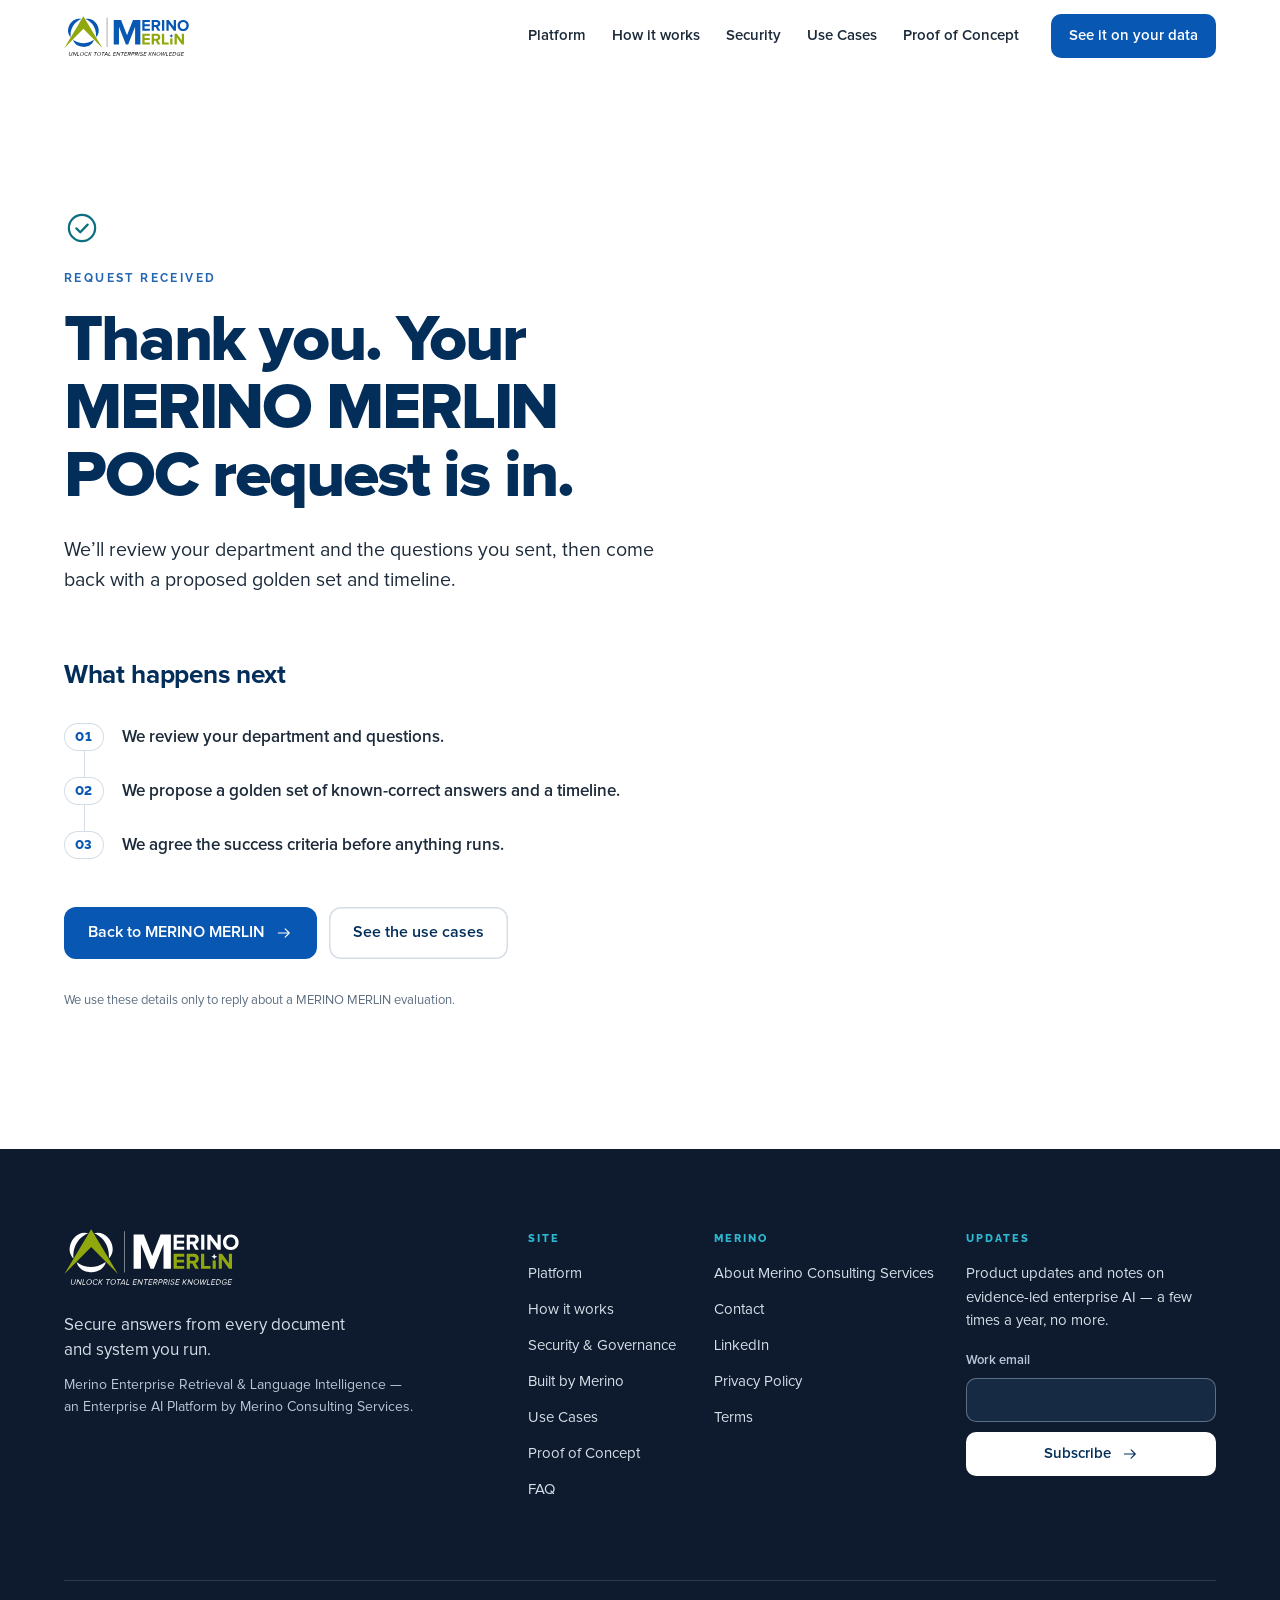
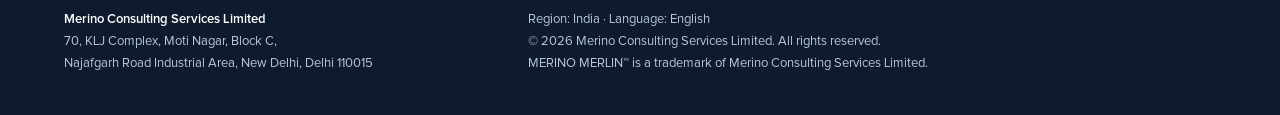
<file: thank-you.html>
<!doctype html>
<html lang="en" class="no-js">
<head>
<meta charset="utf-8">
<meta name="viewport" content="width=device-width, initial-scale=1, viewport-fit=cover">
<title>Thank you | MERINO MERLIN</title>
<meta name="robots" content="noindex">
<meta name="theme-color" content="#032E59">
<link rel="icon" type="image/svg+xml" href="assets/images/favicon.svg">
<script>document.documentElement.classList.replace('no-js','js');setTimeout(function(){if(!window.MM)document.documentElement.classList.replace('js','no-js')},4000);</script>
<link rel="stylesheet" href="assets/css/style.css">
<link rel="stylesheet" href="assets/css/responsive.css">
</head>
<body>
<a class="skip-link" href="#main">Skip to content</a>

<header class="nav" id="nav" data-on="light" data-tone="light">
  <div class="wrap nav__in">
    <a class="nav__brand" href="index.html">
      <img class="nav__logo nav__logo--light" src="assets/images/logo.svg" alt="MERINO MERLIN Enterprise AI Platform — Unlock Total Enterprise Knowledge" width="125" height="40">
      <img class="nav__logo nav__logo--navy" src="assets/images/logo-on-navy.svg" alt="" aria-hidden="true" width="125" height="40">
    </a>
    <nav class="nav__links" aria-label="Primary"><ul>
        <li><a href="index.html#platform">Platform</a></li><li><a href="index.html#how">How it works</a></li>
        <li><a href="index.html#security">Security</a></li><li><a href="index.html#use-cases">Use Cases</a></li>
        <li><a href="index.html#poc">Proof of Concept</a></li></ul></nav>
    <a class="btn btn-primary btn-sm nav__cta" href="index.html#request" data-intent="poc">See it on your data</a>
    <button class="nav__menu" type="button" aria-expanded="false" aria-controls="menu" aria-label="Open menu">
      <svg class="i nav__ico-open" aria-hidden="true"><use href="assets/images/icons/sprite.svg#i-menu"/></svg><svg class="i nav__ico-close" aria-hidden="true"><use href="assets/images/icons/sprite.svg#i-close"/></svg></button>
  </div>
  <div class="menu" id="menu" inert>
    <nav aria-label="Primary (mobile)"><ul>
        <li><a href="index.html#platform">Platform<svg class="i" aria-hidden="true"><use href="assets/images/icons/sprite.svg#i-arrow-right"/></svg></a></li>
        <li><a href="index.html#how">How it works<svg class="i" aria-hidden="true"><use href="assets/images/icons/sprite.svg#i-arrow-right"/></svg></a></li>
        <li><a href="index.html#security">Security<svg class="i" aria-hidden="true"><use href="assets/images/icons/sprite.svg#i-arrow-right"/></svg></a></li>
        <li><a href="index.html#use-cases">Use Cases<svg class="i" aria-hidden="true"><use href="assets/images/icons/sprite.svg#i-arrow-right"/></svg></a></li>
        <li><a href="index.html#poc">Proof of Concept<svg class="i" aria-hidden="true"><use href="assets/images/icons/sprite.svg#i-arrow-right"/></svg></a></li></ul></nav>
    <a class="btn btn-primary btn-block" href="index.html#request" data-intent="poc">See MERINO&nbsp;MERLIN on Your Data</a>
    <a class="btn btn-ghost btn-block" href="index.html#request" data-intent="demo">Book a Demo</a>
  </div>
</header>
<main id="main" tabindex="-1">
  <!-- ~~ thank-you.html ~~ -->
  <section id="thank-you" class="sec sec--white" data-surface="light" data-type="poc" aria-labelledby="thank-you-h">
    <div class="wrap">
      <div class="thank-you__col">
        <svg class="i thank-you__ico" aria-hidden="true"><use href="assets/images/icons/sprite.svg#i-check-circle"/></svg>
        <p class="eyebrow" data-reveal>Request received</p>
        <h1 class="h-section" id="thank-you-h" data-reveal style="--i:1"><span data-when="poc">Thank you. Your MERINO&nbsp;MERLIN POC request is in.</span><span data-when="demo">Thank you. Your MERINO&nbsp;MERLIN demo request is in.</span></h1>
        <p class="lede thank-you__lede" data-reveal style="--i:2"><span data-when="poc">We’ll review your department and the questions you sent, then come back with a proposed golden set and timeline.</span><span data-when="demo">We’ll be in touch to agree a time and tailor the demo to your department.</span></p>
        <h2 class="h-sub thank-you__next" id="thank-you-next" data-reveal style="--i:3">What happens next</h2>
        <ol class="thank-you__steps" aria-labelledby="thank-you-next" data-reveal="stagger">
          <li class="thank-you__step" data-reveal-item><span class="num thank-you__n" aria-hidden="true">01</span><p class="thank-you__st"><span data-when="poc">We review your department and questions.</span><span data-when="demo">We review your request.</span></p></li>
          <li class="thank-you__step" data-reveal-item><span class="num thank-you__n" aria-hidden="true">02</span><p class="thank-you__st"><span data-when="poc">We propose a golden set of known-correct answers and a timeline.</span><span data-when="demo">We contact you to agree a time.</span></p></li>
          <li class="thank-you__step" data-reveal-item><span class="num thank-you__n" aria-hidden="true">03</span><p class="thank-you__st"><span data-when="poc">We agree the success criteria before anything runs.</span><span data-when="demo">We walk through MERINO&nbsp;MERLIN on questions from your department.</span></p></li>
        </ol>
        <div class="cta-row" data-reveal style="--i:4">
          <a class="btn btn-primary" href="index.html">Back to MERINO&nbsp;MERLIN<svg class="i" aria-hidden="true"><use href="assets/images/icons/sprite.svg#i-arrow-right"/></svg></a>
          <a class="btn btn-ghost" href="index.html#use-cases">See the use cases</a>
        </div>
        <p class="thank-you__priv">We use these details only to reply about a MERINO&nbsp;MERLIN evaluation.</p>
      </div>
    </div>
  </section>

</main>
<!-- ~~ 10-footer.html ~~ -->
<footer id="footer" class="sec sec--ink" data-surface="ink" aria-labelledby="footer-entity">
  <div class="wrap">
    <div class="ft__top">
      <div class="ft__brand">
        <img class="ft__logo" data-reveal src="assets/images/logo-on-navy.svg" alt="MERINO MERLIN Enterprise AI Platform — Unlock Total Enterprise Knowledge" width="175" height="56">
        <p class="ft__promise" data-reveal style="--i:1"><span class="ft__ph">Secure answers from every document</span> <span class="ft__ph">and system you run.</span></p>
        <p class="ft__expand" data-reveal style="--i:2"><span class="ft__ph-md"><span class="ft__xp">Merino Enterprise Retrieval &amp;</span> <span class="ft__xp">Language&nbsp;Intelligence&nbsp;—</span></span> <span class="ft__ph-md"><span class="ft__xp">an Enterprise AI&nbsp;Platform</span> <span class="ft__xp">by Merino Consulting&nbsp;Services.</span></span></p>
      </div>
      <div class="ft__cols">
        <nav class="ft__col ft__col--1" aria-labelledby="footer-site-h">
          <h2 class="label ft__h" id="footer-site-h" data-reveal>Site</h2>
          <ul class="ft__links" role="list" data-reveal="stagger">
            <li data-reveal-item><a href="index.html#platform">Platform</a></li>
            <li data-reveal-item><a href="index.html#how">How it works</a></li>
            <li data-reveal-item><a href="index.html#security">Security &amp; Governance</a></li>
            <li data-reveal-item><a href="index.html#merino">Built by Merino</a></li>
            <li data-reveal-item><a href="index.html#use-cases">Use Cases</a></li>
            <li data-reveal-item><a href="index.html#poc">Proof of Concept</a></li>
            <li data-reveal-item><a href="index.html#faq">FAQ</a></li>
          </ul>
        </nav>
        <div class="ft__col ft__col--2">
          <h2 class="label ft__h" id="footer-merino-h" data-reveal style="--i:1">Merino</h2>
          <ul class="ft__links" role="list" aria-labelledby="footer-merino-h" data-reveal="stagger">
            <li data-reveal-item><a href="#">About Merino Consulting Services</a></li>
            <li data-reveal-item><a href="#">Contact</a></li>
            <li data-reveal-item><a href="#">LinkedIn</a></li>
            <li data-reveal-item><a href="#">Privacy Policy</a></li>
            <li data-reveal-item><a href="#">Terms</a></li>
          </ul>
        </div>
        <div class="ft__col ft__col--3 ft__news">
          <h2 class="label ft__h" id="footer-news-h" data-reveal style="--i:2">Updates</h2>
          <div data-reveal="stagger">
            <p class="ft__news-t" id="footer-news-t" data-reveal-item>Product updates and notes on <span class="ft__ph">evidence-led</span> enterprise&nbsp;AI&nbsp;— a&nbsp;few times a&nbsp;year, no&nbsp;more.</p>
            <div class="ft__news-body" data-reveal-item data-js-only>
              <form class="ft__form" id="footer-news" method="post" aria-labelledby="footer-news-h" aria-describedby="footer-news-t">
                <label class="ft__lbl" for="footer-email">Work email</label>
                <div class="ft__field">
                  <input class="ft__input" id="footer-email" name="email" type="email" autocomplete="email" inputmode="email" spellcheck="false" autocapitalize="off" required>
                  <p class="ft__err" id="footer-email-err" role="alert" hidden><svg class="i" aria-hidden="true"><use href="assets/images/icons/sprite.svg#i-alert"/></svg><span>Please enter a valid work email.</span></p>
                  <button class="btn btn-light btn-sm ft__btn" type="submit">Subscribe<svg class="i" aria-hidden="true"><use href="assets/images/icons/sprite.svg#i-arrow-right"/></svg></button>
                </div>
              </form>
              <div class="ft__done" id="footer-news-done" tabindex="-1" hidden>
                <span class="ft__tick" aria-hidden="true"><svg class="i"><use href="assets/images/icons/sprite.svg#i-check"/></svg></span>
                <p class="ft__done-t">Subscribed — thank you.</p>
              </div>
            </div>
          </div>
        </div>
      </div>
    </div>
    <div class="ft__rule" data-reveal="rule" style="--delay:120ms" aria-hidden="true"></div>
    <div class="ft__legal" data-reveal style="--i:6">
      <address class="ft__addr">
        <p class="ft__entity" id="footer-entity">Merino Consulting Services Limited</p>
        <p><span class="ft__ph">70, KLJ Complex,</span> <span class="ft__ph">Moti Nagar, Block C,</span> <span class="ft__ph">Najafgarh Road Industrial Area,</span> <span class="ft__ph">New Delhi, Delhi&nbsp;110015</span></p>
      </address>
      <div class="ft__rights">
        <p>Region: India · Language: English</p>
        <p><span class="ft__ph">©&nbsp;2026 Merino Consulting Services Limited.</span> <span class="ft__ph">All rights reserved.</span></p>
        <p><span class="ft__ph">MERINO&nbsp;MERLIN™ is a trademark of</span> <span class="ft__ph">Merino Consulting Services Limited.</span></p>
      </div>
    </div>
  </div>
</footer>

<script src="assets/js/main.js" defer></script>
<script src="assets/js/form.js" defer></script>

</body>
</html>
</file>
<file: assets/css/style.css>
/* MERINO MERLIN micro-site v6 — style.css
   Tokens, base styles, components, nav, and the non-responsive CSS of every section
   and page fragment, in source order. Generated by src/build.py — edit the sources. */

/* ═══ base.html — tokens, base, components, nav ═══ */
/* ═══ F00 foundation · MERINO MERLIN micro-site v6 ═══════════════════════════════════════
   Order: @font-face · tokens (§3.2) · base (§3.3) · shared classes (§3.4) · component kit (§3.5)
          · nav + menu (§3.8) · reduced motion. Section CSS is appended at the marker at the end. */

/* ── fonts (inlined at build) ───────────────────────────────────────────────────────── */
@font-face{font-family:"Proxima Nova";font-style:normal;font-weight:300;font-display:swap;src:url("../fonts/ProximaNova-Light.woff2") format("woff2")}
@font-face{font-family:"Proxima Nova";font-style:normal;font-weight:400;font-display:swap;src:url("../fonts/ProximaNova-Regular.woff2") format("woff2")}
@font-face{font-family:"Proxima Nova";font-style:normal;font-weight:600;font-display:swap;src:url("../fonts/ProximaNova-Semibold.woff2") format("woff2")}
@font-face{font-family:"Proxima Nova";font-style:normal;font-weight:700;font-display:swap;src:url("../fonts/ProximaNova-Bold.woff2") format("woff2")}
@font-face{font-family:"Proxima Nova";font-style:normal;font-weight:800;font-display:swap;src:url("../fonts/ProximaNova-Extrabold.woff2") format("woff2")}
@font-face{font-family:"Raleway";font-style:normal;font-weight:100 900;font-display:swap;src:url("../fonts/Raleway-latin-var.woff2") format("woff2")}

/* ── tokens (§3.2 — copied exactly; sections must not add colours) ─────────────────── */
:root{
  /* brand colour */
  --navy:#032E59; --navy-2:#162A43; --ink:#0E1B2E;
  --graphite:#1C2A3A; --slate:#5D6E80;
  --merino-blue:#0757B3; --merino-blue-hover:#064A99; --link:#2366B2;
  --beyond:#6A2CEC; --beyond-2:#8A5CF0;            /* beyond-2: ERP lines/marks on navy only */
  --cyan:#2FB7CF; --cyan-ink:#0B6F80;               /* cyan-ink: AA ticks/text-level cyan on light */
  --green:#91A70E;
  --white:#FFFFFF; --cloud:#F5F8FA;
  /* derived tints & lines (mixes of the tokens above — no new hues) */
  --tint-blue:#E1EDF9; --tint-cyan:#E0F7FA; --tint-beyond:#EEE8FD;
  --hair:#E3E9EF; --hair-2:#D5DEE7; --quiet:#EEF2F6; --bar:#E6ECF2;
  --hair-navy:#B9C8D7;
  --on-navy:#FFFFFF; --on-navy-2:#D6DFE8; --on-navy-3:#B9C8D7; --on-navy-4:#8FA3B8;
  --line-on-navy:rgba(185,200,215,.18); --line-on-navy-2:rgba(185,200,215,.32);
  /* families */
  --f-sans:"Proxima Nova", system-ui, -apple-system, "Segoe UI", Roboto, sans-serif;
  --f-label:"Raleway", "Proxima Nova", system-ui, sans-serif;
  --f-mono:ui-monospace, SFMono-Regular, Menlo, Consolas, monospace;
  /* type scale (390 → 1440 values in comments) */
  --fs-display:clamp(46px, calc(4.4vw + 30px), 98px);      /* 47 → 93 */
  --fs-h2:clamp(36px, calc(3.4vw + 23px), 72px);           /* 36 → 72 */
  --fs-h2-compact:clamp(30px, calc(1.6vw + 18px), 46px);   /* 30 → 41 */
  --fs-h3:clamp(21px, calc(.6vw + 18.5px), 28px);          /* 21 → 27 */
  --fs-statement:clamp(25px, calc(2vw + 17px), 46px);      /* 25 → 46 */
  --fs-lead:clamp(17.5px, calc(.25vw + 16.5px), 20px);     /* 17.5 → 20 */
  --fs-body:clamp(16px, calc(.1vw + 15.6px), 17px);
  --fs-small:15px; --fs-meta:14px; --fs-micro:13px;
  --fs-eyebrow:12px; --fs-label:11px; --fs-mono:12.5px;
  --fs-num-xl:clamp(48px, calc(3vw + 36px), 80px); --fs-num-l:44px;
  --lh-display:.95; --lh-h2:1.02; --lh-h3:1.2; --lh-statement:1.24; --lh-body:1.6;
  --tr-display:-.04em; --tr-h2:-.032em; --tr-h3:-.012em; --tr-eyebrow:.2em; --tr-label:.13em;
  /* spacing (4-pt) */
  --s-1:4px; --s-2:8px; --s-3:12px; --s-4:16px; --s-5:24px; --s-6:32px; --s-7:40px;
  --s-8:48px; --s-9:64px; --s-10:80px; --s-11:96px; --s-12:128px; --s-13:160px;
  --sec-y:clamp(80px, calc(6.5vw + 55px), 160px);            /* section padding top & bottom: 80 → 149 */
  --head-gap:clamp(40px, calc(3vw + 28px), 72px);            /* section head → content */
  /* layout */
  --maxw:1240px; --gutter:clamp(20px, 5vw, 64px); --measure:36em; --nav-h:60px;
  /* radii */
  --r-xs:4px; --r-sm:8px; --r-md:12px; --r-lg:16px; --r-xl:20px; --r-2xl:28px; --r-pill:999px;
  /* shadows — neutral only */
  --sh-1:0 1px 2px rgba(14,27,46,.06), 0 1px 1px rgba(14,27,46,.04);
  --sh-2:0 1px 2px rgba(14,27,46,.06), 0 12px 32px -12px rgba(14,27,46,.20);
  --sh-3:0 2px 4px rgba(14,27,46,.08), 0 28px 60px -18px rgba(14,27,46,.30);
  --sh-paper:0 22px 44px -16px rgba(0,0,0,.55), 0 6px 14px -6px rgba(0,0,0,.35);   /* paper on navy */
  --sh-float:0 2px 4px rgba(0,0,0,.18), 0 36px 70px -24px rgba(0,0,0,.65);        /* answer card on navy */
  /* motion */
  --ease-arrive:cubic-bezier(.16,1,.3,1);
  --ease-settle:cubic-bezier(.2,.7,.2,1);
  --ease-draw:cubic-bezier(.65,0,.35,1);
  --ease-exit:cubic-bezier(.5,0,.75,0);
  --ease-snap:cubic-bezier(.34,1.56,.64,1);   /* citation chips + "Cited" markers ONLY */
  --d-micro:160ms; --d-ui:280ms; --d-settle:600ms; --d-reveal:800ms; --d-arrive:1100ms;
  --d-draw:800ms; --d-snap:440ms; --d-stagger:70ms; --d-word:60ms;
  /* layers */
  --z-raised:1; --z-sticky:10; --z-threads:20; --z-nav:100; --z-menu:110; --z-skip:200;
}
/* ── base (§3.3) ────────────────────────────────────────────────────────────────────── */
*,*::before,*::after{box-sizing:border-box}
html{-webkit-text-size-adjust:100%;scroll-padding-top:calc(var(--nav-h) + 16px)}
/* section-level landings (a link to a [data-surface] root): the section's top edge slides under the nav, past the
   surface probe at navH/2, so the nav takes the target's colour and no strip of the previous section shows.
   Net landing: section top = navH/2 − 2 px (34 at ≥ 1100, 28 below). In-section targets (#request, #case-n, …)
   keep html's nav + 16 px; MM.scrollTo computes its own offset and is unaffected. */
[data-surface]{scroll-margin-top:calc(-16px - var(--nav-h) / 2 - 2px)}
body{margin:0;background:var(--white);color:var(--graphite);font-family:var(--f-sans);font-size:var(--fs-body);
  line-height:var(--lh-body);font-weight:400;font-variant-numeric:lining-nums;font-feature-settings:"lnum" 1;
  -webkit-font-smoothing:antialiased;-moz-osx-font-smoothing:grayscale;text-rendering:optimizeLegibility;overflow-x:clip}
h1,h2,h3,h4{margin:0;font-weight:800;color:var(--navy);text-wrap:balance}
p{margin:0;text-wrap:pretty} ul,ol{margin:0;padding:0} figure{margin:0}
a{color:inherit} img,svg{display:block;max-width:100%}
button,input,select,textarea{font:inherit;color:inherit}
button{cursor:pointer}
:focus-visible{outline:2px solid var(--merino-blue);outline-offset:3px;border-radius:6px}
[data-surface="navy"] :focus-visible,[data-surface="ink"] :focus-visible,.on-navy :focus-visible{outline-color:var(--cyan)}
::selection{background:var(--tint-blue);color:var(--navy)}
svg.i{width:1.25em;height:1.25em;flex:none;fill:none;stroke:currentColor;stroke-width:1.5;stroke-linecap:round;stroke-linejoin:round}
.no-js [data-js-only]{display:none!important}
.js [data-nojs-only]{display:none!important}
/* landing targets focused by MM.scrollTo / the skip link carry no ring (they are not controls) */
:is(main,section,article,footer,div,h2,h3)[tabindex="-1"]:focus{outline:none}
html.mm-lock{overflow:hidden}

/* ── shared classes (§3.4) ──────────────────────────────────────────────────────────── */
.sprite{position:absolute;width:0;height:0;overflow:hidden}
.wrap{width:100%;max-width:calc(var(--maxw) + 2*var(--gutter));margin-inline:auto;padding-inline:var(--gutter)}
.sec{position:relative;padding-block:var(--sec-y)}
.sec--white{background:var(--white)}
.sec--cloud{background:var(--cloud)}
.sec--navy{background:var(--navy);color:var(--on-navy-2)}
.sec--ink{background:var(--ink);color:var(--on-navy-2)}
.on-navy{color:var(--on-navy-2)}
.stack>*+*{margin-top:var(--flow,1em)}
.sr-only{position:absolute!important;width:1px!important;height:1px!important;padding:0!important;margin:-1px!important;
  overflow:hidden!important;clip:rect(0,0,0,0)!important;clip-path:inset(50%)!important;white-space:nowrap!important;border:0!important}
.nowrap{white-space:nowrap}
.skip-link{position:fixed;left:12px;top:-60px;z-index:var(--z-skip);display:inline-flex;align-items:center;min-height:44px;
  padding:0 18px;border-radius:8px;background:var(--white);color:var(--navy);font-weight:600;font-size:15px;
  text-decoration:none}
.skip-link:focus{top:12px;box-shadow:var(--sh-2)}

/* type */
.on-navy :where(h1,h2,h3,h4),[data-surface="ink"] :where(h1,h2,h3,h4){color:var(--white)}
.eyebrow{margin:0 0 20px;font-family:var(--f-label);font-weight:700;font-size:var(--fs-eyebrow);line-height:1.4;
  letter-spacing:var(--tr-eyebrow);text-transform:uppercase;color:var(--link)}
.eyebrow__quiet{color:var(--slate)}
.h-display{font-weight:800;font-size:var(--fs-display);line-height:var(--lh-display);letter-spacing:var(--tr-display);color:var(--navy)}
.h-section{font-weight:800;font-size:var(--fs-h2);line-height:var(--lh-h2);letter-spacing:var(--tr-h2);color:var(--navy);max-width:16em}
.h-section--compact{font-size:var(--fs-h2-compact)}
.h-sub{font-weight:700;font-size:var(--fs-h3);line-height:var(--lh-h3);letter-spacing:var(--tr-h3);color:var(--navy)}
.statement{font-weight:300;font-size:var(--fs-statement);line-height:var(--lh-statement);letter-spacing:-.012em;color:var(--navy);max-width:24em}
.statement :is(b,strong){font-weight:600}
.lede{font-size:var(--fs-lead);line-height:1.55;color:var(--graphite);max-width:34em}
.body{font-size:inherit}
.meta{font-size:var(--fs-meta);color:var(--slate)}
.label{font-family:var(--f-label);font-weight:700;font-size:var(--fs-label);letter-spacing:var(--tr-label);text-transform:uppercase;color:var(--slate)}
.num{font-family:var(--f-label);font-weight:800;font-variant-numeric:lining-nums tabular-nums}
.mono{font-family:var(--f-mono);font-size:var(--fs-mono)}
.illus{font-family:var(--f-label);font-weight:600;font-size:11px;letter-spacing:.12em;text-transform:uppercase;color:var(--slate)}
:is(.on-navy,[data-surface="ink"]) .eyebrow{color:var(--cyan)}
:is(.on-navy,[data-surface="ink"]) .eyebrow__quiet{color:var(--on-navy-3)}
:is(.on-navy,[data-surface="ink"]) :is(.h-display,.h-section,.h-sub,.statement){color:var(--white)}
:is(.on-navy,[data-surface="ink"]) .lede{color:var(--on-navy-2)}
:is(.on-navy,[data-surface="ink"]) :is(.meta,.label){color:var(--on-navy-3)}
:is(.on-navy,[data-surface="ink"]) .illus{color:var(--on-navy-4)}
/* light islands inside navy (cards, paper) return to light-surface colours */
:is(.on-navy,[data-surface="ink"]) :is(.card,.answer-card,.refusal-card,.sheet,.rec) :is(h1,h2,h3,h4,.h-sub,.h-section,.statement){color:var(--navy)}
:is(.on-navy,[data-surface="ink"]) :is(.card,.answer-card,.refusal-card,.sheet,.rec) .eyebrow{color:var(--link)}
:is(.on-navy,[data-surface="ink"]) :is(.card,.answer-card,.refusal-card,.sheet,.rec) :is(.meta,.label,.illus,.eyebrow__quiet){color:var(--slate)}
:is(.on-navy,[data-surface="ink"]) :is(.card,.answer-card,.refusal-card,.sheet,.rec) .lede{color:var(--graphite)}
:is(.on-navy,[data-surface="ink"]) :is(.card,.answer-card,.refusal-card,.sheet,.rec) :focus-visible{outline-color:var(--merino-blue)}

/* buttons + links (hover = state, ≤ 160 ms; box-shadow changes are instant) */
.btn{display:inline-flex;align-items:center;justify-content:center;gap:10px;min-height:52px;padding:0 24px;border:0;
  border-radius:var(--r-md);font-weight:600;font-size:16px;line-height:1.2;text-align:center;text-decoration:none;
  cursor:pointer;-webkit-tap-highlight-color:transparent;
  transition:background-color var(--d-micro) var(--ease-settle),color var(--d-micro) var(--ease-settle)}
.btn svg.i{width:18px;height:18px;transition:transform 250ms var(--ease-arrive)}
.btn:hover svg.i{transform:translateX(3px)}
.btn-primary{background:var(--merino-blue);color:var(--white)}
.btn-primary:hover{background:var(--merino-blue-hover)}
.btn-light{background:var(--white);color:var(--navy)}
.btn-light:hover{background:var(--tint-blue)}
.btn-ghost{background:transparent;color:var(--navy);box-shadow:inset 0 0 0 1.5px var(--hair-2)}
.btn-ghost:hover{box-shadow:inset 0 0 0 1.5px var(--navy)}
.btn-ghost-navy{background:transparent;color:var(--white);box-shadow:inset 0 0 0 1.5px rgba(185,200,215,.5)}
.btn-ghost-navy:hover{box-shadow:inset 0 0 0 1.5px var(--white)}
.btn-sm{min-height:44px;padding:0 18px;font-size:15px;border-radius:10px}
.btn-block{display:flex;width:100%}
.cta-row{display:flex;flex-wrap:wrap;gap:12px}
.link-arrow{display:inline-flex;gap:6px;align-items:center;font-weight:600;font-size:15px;color:var(--link);text-decoration:none;
  text-underline-offset:4px;text-decoration-thickness:1px}
.link-arrow svg.i{width:16px;height:16px;transition:transform 250ms var(--ease-arrive)}
.link-arrow:hover{text-decoration-line:underline}
.link-arrow:hover svg.i{transform:translateX(3px)}
:is(.on-navy,[data-surface="ink"]) .link-arrow{color:var(--white)}

/* chips (Raleway 800 11 px, never a cyan fill) */
:is(.chip,.chip-kb,.chip-erp,.chip-scope,.chip-illus,.chip-neutral){display:inline-flex;align-items:center;gap:6px;height:24px;
  padding:0 9px;border-radius:6px;font-family:var(--f-label);font-weight:800;font-size:11px;line-height:1;letter-spacing:.12em;
  text-transform:uppercase;white-space:nowrap;vertical-align:middle}
.chip-kb{background:var(--tint-blue);color:var(--merino-blue)}
.chip-erp{background:var(--tint-beyond);color:var(--beyond)}
.chip-scope{background:var(--white);border:1px solid var(--hair);color:var(--graphite)}
.chip-scope svg.i{width:13px;height:13px;color:var(--merino-blue)}
.chip-illus{background:transparent;border:1px solid var(--hair-2);color:var(--slate)}
.chip-neutral{background:var(--cloud);color:var(--graphite)}
:is(.on-navy,[data-surface="ink"]) .chip-scope{background:var(--navy-2);border-color:var(--line-on-navy-2);color:var(--white)}
:is(.on-navy,[data-surface="ink"]) .chip-scope svg.i{color:var(--cyan)}
:is(.on-navy,[data-surface="ink"]) .chip-illus{border-color:var(--line-on-navy-2);color:var(--on-navy-3)}
:is(.on-navy,[data-surface="ink"]) .chip-neutral{background:rgba(255,255,255,.08);color:var(--white)}

/* cards */
.card{background:var(--white);border:1px solid var(--hair);border-radius:var(--r-lg);box-shadow:var(--sh-2);color:var(--graphite)}
.card--raised{box-shadow:var(--sh-3)}

/* reveals (§3.4) — hidden states exist only with JS AND motion allowed */
.mm-w{display:inline-block;overflow:hidden;vertical-align:top;padding:0 .06em .1em;margin:0 -.06em -.1em}
.mm-wi{display:inline-block}

/* ── product component kit (§3.5) ─────────────────────────────────────────────────── */
/* sheet — paper document, sized in em off --sheet-fs. Spec offsets are in SHEET em; children that set their own
   font-size carry the converted value (e.g. __foot at .5em: left 1.1 sheet-em = 2.2em). Same rule for .rec. */
.sheet{font-size:var(--sheet-fs,16px);position:relative;width:13.2em;min-height:17.4em;padding:1em 1.1em .9em;background:var(--white);
  border-radius:4px;color:var(--graphite);line-height:1.3;text-align:left;overflow:hidden;box-shadow:var(--sh-paper);
  transition:opacity 200ms var(--ease-settle)}
.sheet--on-light{box-shadow:var(--sh-2),0 0 0 1px var(--hair)}
.sheet--stack{overflow:visible;box-shadow:5px 5px 0 -1px var(--white),5px 5px 0 0 var(--hair-2),10px 10px 0 -1px var(--white),10px 10px 0 0 var(--hair-2),var(--sh-2),0 0 0 1px var(--hair)}
.sheet__top{display:flex;justify-content:space-between;align-items:center;gap:.6em;font-family:var(--f-label);font-weight:700;font-size:.44em;white-space:nowrap;
  line-height:1.3;letter-spacing:.16em;text-transform:uppercase;color:var(--slate)}
.sheet__top>span:first-child{min-width:0;overflow:hidden;text-overflow:ellipsis}
.sheet__rev{flex:none;padding:.15em .4em;border-radius:3px;background:var(--cloud);color:var(--graphite)}
.sheet__title{margin-top:.55em;font-weight:700;font-size:.84em;line-height:1.2;letter-spacing:-.01em;color:var(--graphite)}
.sheet__rule{height:1px;margin:.6em 0;background:var(--hair)}
.sheet__h{margin:1.1em 0 .8em;font-weight:700;font-size:.6em;line-height:1.25;color:var(--graphite)}
.sheet__ln{display:block;width:var(--w,100%);height:.25em;margin:0 0 .38em;border-radius:2px;background:var(--bar)}
.sheet__psg{position:relative;isolation:isolate;margin:.18em -.36em .72em;padding:.27em .36em .27em .54em;font-size:.69em;line-height:1.35;
  font-weight:600;color:var(--graphite)}
.sheet__psg>span{position:relative;z-index:1}
.sheet__psg::before{content:"";position:absolute;inset:0;z-index:-1;background:var(--tint-cyan);border-left:2px solid var(--cyan);border-radius:2px;
  transform:scaleX(0);transform-origin:0 50%;transition:transform 700ms var(--ease-arrive)}
.sheet.is-hl .sheet__psg::before{transform:none}
.sheet.is-weak .sheet__psg::before{transform:none;background:var(--quiet);border-left-color:var(--slate)}
.sheet__foot{position:absolute;left:2.2em;right:2.2em;bottom:1.2em;display:flex;justify-content:space-between;gap:1em;
  font-family:var(--f-mono);font-size:.5em;line-height:1.3;color:var(--slate)}
.sheet__mark,.rec__mark{position:absolute;z-index:2;padding:.2em .4em;border:1px solid var(--cyan);border-radius:4px;background:var(--white);
  font-family:var(--f-label);font-weight:800;font-size:.53em;line-height:1.2;letter-spacing:.14em;text-transform:uppercase;white-space:nowrap;
  color:var(--cyan-ink);opacity:0;transform:scale(.6);transition:transform var(--d-snap) var(--ease-snap),opacity 180ms var(--ease-settle)}
.sheet__mark{right:1.13em;bottom:.85em;transform-origin:100% 100%}
.sheet.is-cited .sheet__mark,.rec.is-cited .rec__mark{opacity:1;transform:none}
.sheet.is-dim,.rec.is-dim{opacity:.45}
/* excerpt variant: three real lines, flow layout */
.sheet--excerpt{width:auto;min-height:0}
.sheet--excerpt .sheet__foot{position:static;margin-top:1.2em}
.sheet__lines{display:grid;gap:.45em;margin:.7em 0 0;padding:0;list-style:none}
.sheet__lines li{font-size:.72em;line-height:1.4;font-weight:400;color:var(--graphite)}
.sheet__lines li.sheet__psg{margin:0 -.35em;font-weight:600}
.sheet--excerpt .sheet__mark{bottom:1.4em}   /* centred on the in-flow footer line, so it covers the locator it cites */

/* rec — Infor LN record, sized in em off --rec-fs */
.rec{font-size:var(--rec-fs,16px);position:relative;width:16em;background:var(--white);border-radius:6px;color:var(--graphite);line-height:1.3;
  text-align:left;overflow:hidden;box-shadow:var(--sh-paper);transition:opacity 200ms var(--ease-settle)}
.rec--on-light{box-shadow:var(--sh-2),0 0 0 1px var(--hair)}
.rec__band{display:flex;justify-content:space-between;align-items:center;height:1.4em;padding:0 .65em;background:var(--beyond);color:var(--white)}
.rec__band>span{font-family:var(--f-label);font-weight:800;font-size:.47em;letter-spacing:.16em;text-transform:uppercase;white-space:nowrap}
.rec__live{display:inline-flex;align-items:center;gap:.6em}
.rec__live::before{content:"";width:5px;height:5px;border-radius:50%;background:var(--white)}
.rec__body{padding:.6em .65em .3em}
.rec__title{font-weight:700;font-size:.72em;line-height:1.25;color:var(--graphite)}
.rec__call{margin:.25em 0 .55em;font-family:var(--f-mono);font-size:.56em;line-height:1.3;color:var(--beyond);
  white-space:nowrap;overflow:hidden;text-overflow:ellipsis}
.rec__row{position:relative;display:grid;grid-template-columns:var(--cols,1.25fr 1fr .5fr .9fr);gap:4px;align-items:center;height:1.2em;
  padding:0 .3em;border-top:1px solid var(--hair);color:var(--graphite)}
.rec__row>span{position:relative;z-index:1;min-width:0;font-family:var(--f-mono);font-size:.53em;white-space:nowrap;overflow:hidden;text-overflow:ellipsis}
.rec__row--head{height:.95em;border-top:0}
.rec__row--head>span{font-family:var(--f-label);font-weight:700;font-size:.41em;letter-spacing:.14em;text-transform:uppercase;color:var(--slate)}
.rec__row.is-key::before{content:"";position:absolute;inset:1px 0 0;background:var(--tint-beyond);border-left:2px solid var(--beyond);
  transform:scaleX(0);transform-origin:0 50%;transition:transform 700ms var(--ease-arrive)}
.rec.is-hl .rec__row.is-key::before{transform:none}
.rec__foot{padding:.35em 1.2em .9em;font-family:var(--f-mono);font-size:.53em;line-height:1.3;color:var(--slate)}
.rec__mark{top:3.6em;right:1.13em;transform-origin:100% 0}

/* answer card */
.answer-card{position:relative;padding:18px 20px;background:var(--white);border-radius:var(--r-lg);color:var(--graphite);text-align:left;
  box-shadow:var(--sh-3),0 0 0 1px var(--hair)}
:is(.on-navy,[data-surface="ink"]) .answer-card{box-shadow:var(--sh-float)}
.answer-card__head{display:flex;align-items:center;gap:10px;margin:0 0 12px}
.answer-card__who{font-weight:800;font-size:12px;line-height:1.2;letter-spacing:.02em;color:var(--graphite);white-space:nowrap}
.answer-card__head>:is(.chip,.chip-kb,.chip-erp){margin-left:auto}
.answer-card__text{font-size:16px;line-height:1.48;color:var(--graphite)}
.answer-card__text .wd{transition:opacity 280ms var(--ease-settle);transition-delay:calc(var(--i,0)*24ms)}
.answer-card:not(.is-on) .wd{opacity:0}
.answer-card__src{margin-top:14px;padding-top:12px;border-top:1px solid var(--hair)}
.answer-card__lbl{margin:0 0 8px;font-family:var(--f-label);font-weight:700;font-size:var(--fs-label);letter-spacing:var(--tr-label);
  text-transform:uppercase;color:var(--slate)}
.answer-card__note{margin-top:9px;font-size:13px;line-height:1.45;color:var(--slate)}
.answer-card--sm{padding:14px 16px}
.answer-card--sm .answer-card__text{font-size:14.5px}
.answer-card--sm .answer-card__who{font-size:11px}
.answer-card--turn .answer-card__text+*{margin-top:10px}
.cites{display:grid;gap:6px;margin:0;padding:0;list-style:none}
.q-bubble{width:fit-content;max-width:34ch;margin-left:auto;padding:10px 14px;border-radius:14px 14px 4px 14px;background:var(--navy);
  color:var(--white);font-size:14.5px;line-height:1.35;font-weight:600}
:is(.on-navy,[data-surface="ink"]) .q-bubble{background:var(--navy-2);box-shadow:inset 0 0 0 1px var(--line-on-navy-2)}

/* cite */
.cite{display:flex;flex-wrap:wrap;align-items:center;gap:4px 8px;padding:8px 10px 8px 9px;list-style:none;background:var(--cloud);
  border:1px solid var(--hair);border-left:2px solid var(--cyan);border-radius:8px;color:var(--graphite);transform-origin:0 50%;
  transition:transform var(--d-snap) var(--ease-snap),opacity 180ms var(--ease-settle);transition-delay:calc(var(--i,0)*120ms)}
.cite>svg.i{width:14px;height:14px;color:var(--slate)}
.cite__t{font-family:var(--f-sans);font-weight:600;font-size:13.5px;line-height:1.3;color:var(--graphite)}
.cite__l{font-family:var(--f-mono);font-size:12px;line-height:1.3;color:var(--slate)}
.cite--erp{border-left-color:var(--beyond)}
.cite__q{display:block;flex-basis:100%;margin-top:6px;font-size:13.5px;line-height:1.45;color:var(--graphite)}
.cite__q mark{padding:0 2px;border-radius:2px;background:var(--tint-cyan);color:inherit}
.answer-card:not(.is-cited) .cite{opacity:0;transform:scale(.72)}

/* refusal card — deliberately the quietest object on the page */
.refusal-card{padding:16px 18px;background:var(--quiet);border:1px solid var(--hair-2);border-radius:var(--r-md);color:var(--graphite);text-align:left}
.refusal-card__t{margin:0 0 4px;font-size:16px;font-weight:700;line-height:1.35;color:var(--graphite)}
.refusal-card__n{font-size:14px;line-height:1.45;color:var(--slate)}

/* ask bar */
.ask-bar{display:flex;align-items:center;gap:12px;height:58px;padding:0 10px 0 18px;background:var(--ink);border:1px solid var(--line-on-navy-2);
  border-radius:14px;color:var(--white);font-size:16px;font-weight:600;line-height:1.3;white-space:nowrap}
.ask-bar>svg.i{width:20px;height:20px;color:var(--hair-navy)}
.ask-bar__q{flex:1;min-width:0;display:flex;align-items:center;overflow:hidden;contain:inline-size}
.ask-bar__typed{min-width:0;overflow:hidden;white-space:nowrap}
.ask-bar>:is(.chip-scope,.chip){flex:none;margin-left:auto}
.ask-bar--light{background:var(--white);border-color:var(--hair);box-shadow:var(--sh-1);color:var(--graphite)}
.ask-bar--light>svg.i{color:var(--slate)}
.caret{display:inline-block;flex:none;width:2px;height:1.15em;margin-left:2px;vertical-align:-.2em;background:var(--cyan);
  animation:mm-blink 1.05s steps(1) infinite}
@keyframes mm-blink{50%{opacity:0}}
.is-paused .caret,.is-paused .drift{animation-play-state:paused}

/* gate — evidence threshold (markup ships drawn: .is-on) */
.gate{position:relative}
.gate__line{display:block;height:1.5px;background:var(--merino-blue);transform-origin:0 50%;transition:transform 600ms var(--ease-draw)}
.gate--v .gate__line{width:1.5px;height:100%;transform-origin:50% 0}
.gate__lbl{display:inline-block;padding:3px 8px;border-radius:5px;background:var(--merino-blue);color:var(--white);font-family:var(--f-label);
  font-weight:800;font-size:11px;line-height:1.3;letter-spacing:.14em;text-transform:uppercase;white-space:nowrap;transition:opacity 300ms var(--ease-settle)}
.gate:not(.is-on) .gate__line{transform:scaleX(0)}
.gate--v:not(.is-on) .gate__line{transform:scaleY(0)}
.gate:not(.is-on) .gate__lbl{opacity:0}

/* threads overlay (MM.threads / MM.connector) */
.mm-threads{position:absolute;inset:0;width:100%;height:100%;overflow:visible;pointer-events:none;z-index:var(--z-threads);--t-w:1.5;--t-bg:var(--white)}
:is(.on-navy,[data-surface="ink"]) .mm-threads{--t-w:1.25;--t-bg:var(--navy)}
.mm-t{--t-c:var(--cyan);transition:opacity 200ms var(--ease-settle)}
.mm-t--kb{--t-c:var(--cyan)}
.mm-t--erp{--t-c:var(--beyond)}
:is(.on-navy,[data-surface="ink"]) .mm-t--erp{--t-c:var(--beyond-2)}
.mm-t--muted{--t-c:var(--slate)}
.mm-t--scope{--t-c:var(--merino-blue)}
.mm-t path{fill:none;stroke:var(--t-c);stroke-width:var(--t-w,1.25);stroke-linecap:round;stroke-linejoin:round;stroke-dasharray:1 1;stroke-dashoffset:1}
.mm-t__start{fill:var(--t-c);opacity:0}
.mm-t__end{fill:var(--t-bg,#fff);stroke:var(--t-c);stroke-width:1.5;opacity:0}
.mm-t__tick{stroke:var(--t-c);stroke-width:1.5;stroke-linecap:round;opacity:0}
.mm-t.is-dim{opacity:.25}

/* avatar (star) */
.avatar{display:inline-grid;place-items:center;flex:none;width:26px;height:26px;border-radius:8px;background:var(--merino-blue)}
.avatar svg{width:15px;height:15px}
.avatar--sm{width:22px;height:22px;border-radius:7px}
.avatar--sm svg{width:13px;height:13px}

/* drift (hero) */
.drift{animation:mm-drift var(--dur,9s) ease-in-out var(--dl,0s) infinite alternate}
@keyframes mm-drift{from{transform:translate3d(0,-4px,0) rotate(-.3deg)}to{transform:translate3d(0,4px,0) rotate(.3deg)}}

/* ── header, nav, mobile menu (§3.8) ─────────────────────────────────────────────── */
.nav{position:fixed;inset:0 0 auto;height:var(--nav-h);z-index:var(--z-nav);color:var(--graphite)}
.nav::before,.nav::after{content:"";position:absolute;inset:0;pointer-events:none}
.nav::before{background:var(--white)}
.nav.is-scrolled::before{box-shadow:inset 0 -1px 0 var(--hair)}
.nav::after{background:var(--navy);box-shadow:inset 0 -1px 0 var(--line-on-navy);opacity:0;transition:opacity 240ms var(--ease-settle)}
.nav[data-on="navy"]::after{opacity:1}
.nav[data-tone="ink"]::after{background:var(--ink)}
.nav__in{position:relative;z-index:1;display:flex;align-items:center;gap:8px;height:100%}
.nav__brand{position:relative;display:block;flex:none;height:40px;border-radius:4px}
.nav__logo{display:block;width:auto;height:40px;max-width:none;transition:opacity 240ms var(--ease-settle)}
.nav__logo--navy{position:absolute;left:0;top:0;opacity:0}
.nav[data-on="navy"] .nav__logo--light{opacity:0}
.nav[data-on="navy"] .nav__logo--navy{opacity:1}
.nav__links{display:none;margin-left:auto}
.nav__links ul{display:flex;gap:2px;list-style:none}
.nav__links a{position:relative;display:inline-flex;align-items:center;min-height:44px;padding:0 12px;border-radius:8px;font-weight:600;font-size:15px;
  color:var(--graphite);text-decoration:none;transition:color var(--d-micro) var(--ease-settle)}
.nav__links a::after{content:"";position:absolute;left:12px;right:12px;bottom:6px;height:2px;border-radius:1px;background:var(--merino-blue);
  transform:scaleX(0);transform-origin:0 50%;transition:transform var(--d-ui) var(--ease-arrive)}
.nav__links a:hover{color:var(--navy)}
.nav__links a:hover::after,.nav__links a[aria-current]::after{transform:none}
.nav__cta{display:none;margin-left:12px}
.nav__menu{display:inline-grid;place-items:center;width:44px;height:44px;margin:0 -10px 0 auto;padding:0;border:0;border-radius:10px;
  background:transparent;color:var(--navy)}
.nav__menu svg.i{width:24px;height:24px}
.nav__menu .nav__ico-close{display:none}
.nav__menu[aria-expanded="true"] .nav__ico-open{display:none}
.nav__menu[aria-expanded="true"] .nav__ico-close{display:block}
.nav[data-on="navy"] .nav__links a{color:var(--white)}
.nav[data-on="navy"] .nav__links a::after{background:var(--cyan)}
.nav[data-on="navy"] .nav__cta{background:var(--white);color:var(--navy)}
.nav[data-on="navy"] .nav__cta:hover{background:var(--tint-blue)}
.nav[data-on="navy"] .nav__menu{color:var(--white)}
.nav[data-on="navy"] :focus-visible{outline-color:var(--cyan)}
.menu{position:fixed;top:var(--nav-h);left:0;right:0;bottom:0;z-index:var(--z-menu);padding:16px var(--gutter) 32px;overflow-y:auto;
  overscroll-behavior:contain;background:var(--white);border-top:1px solid var(--hair);visibility:hidden;opacity:0;transform:translate3d(0,-8px,0);
  transition:opacity var(--d-ui) var(--ease-settle),transform var(--d-ui) var(--ease-arrive),visibility 0s linear var(--d-ui)}
.nav.is-open .menu{visibility:visible;opacity:1;transform:none;
  transition:opacity var(--d-ui) var(--ease-settle),transform var(--d-ui) var(--ease-arrive),visibility 0s}
.menu>*{max-width:640px}
.menu ul{list-style:none}
.menu li a{display:flex;align-items:center;justify-content:space-between;gap:16px;min-height:56px;border-bottom:1px solid var(--hair);
  font-weight:600;font-size:20px;line-height:1.2;color:var(--navy);text-decoration:none}
.menu li a svg.i{width:20px;height:20px;color:var(--slate)}
.menu li a[aria-current]{color:var(--merino-blue)}
.menu li a[aria-current] svg.i{color:var(--merino-blue)}
.menu>.btn{margin-top:16px}
.menu>nav+.btn{margin-top:28px}
.no-js .nav__menu{display:none}
.no-js .nav__cta{display:inline-flex;margin-left:auto}

/* ═══ S01 top — 01-hero.html ═══ */
#top{--top-pl:0px;--top-pt:10px;--top-gap:48px;--top-fx0:16px;position:relative;padding:calc(var(--nav-h) + 24px) 0 32px;overflow-x:clip}
#top .top__grid{display:grid;grid-template-columns:minmax(0,1fr)}
#top .top__copy{position:relative;z-index:2;min-width:0}
/* the endorsement never splits: the line breaks after the separator, or (phones) the endorsement takes its own line */
#top .top__eb-by{white-space:nowrap}
#top .top__h1{font-size:min(var(--fs-display),11.5vh)}
#top .top__lead{margin-top:28px;max-width:30em}
#top .top__ctas{margin-top:32px}
#top .top__proof{display:flex;flex-wrap:wrap;align-items:center;column-gap:22px;margin-top:36px;padding-top:8px;border-top:1px solid var(--hair);
  font-family:var(--f-label);font-weight:700;font-size:13px;line-height:1.3;letter-spacing:.16em;text-transform:uppercase;color:var(--navy)}
#top .top__proof a{display:inline-flex;align-items:center;gap:9px;min-height:44px;color:inherit;text-decoration:none}
#top .top__proof a>span{text-decoration-line:none;text-decoration-color:var(--merino-blue);text-decoration-thickness:1px;text-underline-offset:5px}
#top .top__proof a:hover>span{text-decoration-line:underline}
#top .top__proof svg.i{width:16px;height:16px;color:var(--cyan-ink)}
#top .top__copy [data-reveal].is-in{transition-delay:var(--top-d,0ms)}

/* ── the stage panel ─────────────────────────────────────────────────────────────── */
#top .stage{position:relative;margin-top:40px;border-radius:var(--r-xl);background:var(--navy);color:var(--on-navy-2)}
#top .stage.is-in{transition:opacity 900ms var(--ease-settle) 200ms,transform 900ms var(--ease-arrive) 200ms}
#top .stage__clip{position:relative;overflow:hidden;height:560px;border-radius:var(--r-xl) var(--r-xl) 0 0}
#top .stage__box{position:absolute;left:0;top:var(--top-pt);width:720px;height:640px;transform-origin:0 0}
#top .stage.is-m .stage__box{width:370px;height:720px}
#top .stage__box .ask-bar{position:absolute;left:24px;right:24px;top:22px;z-index:6;box-shadow:var(--sh-2)}
/* a submitted question has no caret (as in S02): the markup ships .is-sent, so reduced-motion and resize final states show
   none; the script clears it while a question types (and on the empty bar at boot) and restores it on submit */
#top .ask-bar.is-sent .caret{visibility:hidden;animation:none}
#top .top-scope{transition:opacity 400ms var(--ease-settle),transform 500ms var(--ease-arrive)}
#top .top-scope:not(.is-on){opacity:0;transform:translate3d(8px,0,0)}
/* the status sits in the scaled box but is counter-scaled (--top-k = k, set by the script) so it never renders below 11 px */
#top .stage__status{position:absolute;left:24px;top:92px;z-index:6;display:flex;align-items:flex-start;gap:max(9px,calc(9px / var(--top-k,1)));margin:0;
  font-family:var(--f-label);font-weight:700;font-size:max(11px,calc(11px / var(--top-k,1)));line-height:1.4;letter-spacing:.16em;text-transform:uppercase;color:var(--on-navy-3);
  transition:opacity 350ms var(--ease-settle)}
#top .stage__status:not(.is-on){opacity:0}
#top .stage__dot{flex:none;width:max(6px,calc(6px / var(--top-k,1)));height:max(6px,calc(6px / var(--top-k,1)));margin-top:.42em;border-radius:50%;background:var(--cyan)}
#top .stage__sts{display:grid;min-width:0}
#top .stage__st{grid-area:1/1;white-space:nowrap;transition:opacity 350ms var(--ease-settle)}
#top .stage__st:not(.is-cur){opacity:0}
#top .stage__vp{position:absolute;inset:0;perspective:1300px;perspective-origin:50% 45%}
#top .stage__world{position:absolute;left:50%;top:50%;width:0;height:0;transform-style:preserve-3d;transform:rotateX(5deg) rotateY(-8deg)}
#top .top-src{position:absolute;left:0;top:0;width:0;height:0;backface-visibility:hidden;will-change:transform,opacity;
  transition:transform 1150ms var(--ease-arrive),opacity 800ms var(--ease-settle)}
#top .top-src__in{position:absolute;left:0;top:0;transform:translate(-50%,-50%)}
#top .top-card{position:absolute;left:0;top:0;width:318px;margin-left:-159px;will-change:transform,opacity;
  transition:transform 900ms var(--ease-arrive),opacity 600ms var(--ease-settle)}
#top .top-card.is-exit{transition:transform 380ms var(--ease-exit),opacity 380ms var(--ease-exit)}
#top .top-card--ref{transition:opacity 600ms var(--ease-settle)}
#top .top-card--ref .refusal-card{transition:transform 600ms var(--ease-settle)}
#top .top-card--ref:not(.is-on) .refusal-card{transform:translate3d(0,12px,0)}
#top .top-card .answer-card__text{text-wrap:pretty}
#top .answer-card__note{text-wrap:balance}
/* the record's call is the filter that makes the answer true: it wraps inside the record, never ellipsed */
#top .stage__world .rec__call{white-space:normal;overflow:visible;text-overflow:clip;text-wrap:balance}
/* the evidence threshold: positioned in clip space by the script, above the thread layer */
#top .top-gate{position:absolute;left:0;top:0;z-index:21;width:0;height:0;pointer-events:none}
#top .top-gate .gate__line{height:2px}
/* the line un-draws inside the 420 ms exit (the draw-in keeps the kit's 600 ms), so no stub is left over the returning sheets */
#top .top-gate:not(.is-on) .gate__line{transition-duration:350ms}
#top .top-gate.gate--v .gate__line{width:2px;height:100%;margin-left:-1px}
#top .top-gate .gate__lbl{position:absolute;left:-1px;bottom:calc(100% + 8px);border-radius:5px 5px 5px 0}
/* horizontal (phone) gate: the label is centred on the line, between the two refusal threads' drop points */
#top .top-gate:not(.gate--v) .gate__lbl{left:50%;right:auto;bottom:auto;top:1px;border-radius:5px;transform:translate(-50%,-50%)}
/* muted (refusal) threads: slate is too dim on navy, so they take the quiet on-navy grey */
#top .mm-t--muted{--t-c:var(--on-navy-4)}
/* instant state switches (tabs under reduced motion, resize) */
#top .stage.is-instant :is(.top-src,.top-card,.refusal-card,.sheet,.rec,.cite,.wd,.sheet__mark,.rec__mark,.top-scope,.stage__status,.stage__st,.gate__line,.gate__lbl),
#top .stage.is-instant :is(.sheet__psg,.rec__row)::before{transition:none}

/* mobile composition (370 × 720 design box) */
#top .stage.is-m .ask-bar{left:14px;right:14px;top:12px;height:76px;padding:0 16px 0 14px;white-space:normal}
#top .stage.is-m .ask-bar__q{display:block;font-size:15.5px;line-height:1.32}
#top .stage.is-m .ask-bar__typed{display:inline;white-space:normal;overflow:visible}
#top .stage.is-m .caret{height:1.05em;vertical-align:-.16em}
/* phones: no room for the chip in a two-line ask bar; the department is carried by the status line instead */
#top .stage.is-m .top-scope{display:none}
#top .stage.is-m .stage__status{left:14px;right:14px;top:96px;line-height:1.3;letter-spacing:.1em}
#top .stage.is-m .stage__st{white-space:normal;text-wrap:balance}
#top .stage.is-m .answer-card{padding:15px 17px}
#top .stage.is-m .answer-card__text{font-size:15px}

/* ── the foot: tabs, pause, label ─────────────────────────────────────────────────── */
/* the foot shares the ask bar's edges: the script publishes the bar's left/right insets (--top-fx / --top-fxr) and the
   tabs' inner padding (--top-tp), so tab labels, bars, the pause icon and the label line up with the bar at every width */
#top .stage__foot{position:relative;z-index:7;display:flex;flex-wrap:wrap;align-items:center;column-gap:6px;
  padding:6px calc(var(--top-fxr,var(--top-fx0)) - var(--top-tp,10px)) 14px calc(var(--top-fx,var(--top-fx0)) - var(--top-tp,10px));
  border-top:1px solid var(--line-on-navy);container-type:inline-size}
#top .stage__tabs{display:flex;flex:1 1 0;min-width:0;gap:4px}
#top .stage__tab{position:relative;display:flex;align-items:center;gap:8px;flex:1 1 0;min-width:0;min-height:52px;padding:0 10px 4px;border:0;border-radius:10px;
  background:transparent;color:var(--on-navy-3);font-weight:600;font-size:14px;line-height:1.2;text-align:left;
  transition:color var(--d-micro) var(--ease-settle)}
#top .stage__tab:hover,#top .stage__tab[aria-selected="true"]{color:var(--white)}
#top .stage__n{flex:none;font-family:var(--f-label);font-weight:800;font-size:11px;letter-spacing:.12em;font-variant-numeric:lining-nums tabular-nums}
#top .stage__lbl{min-width:0;overflow:hidden;text-overflow:ellipsis;white-space:nowrap}
#top .stage__l-short{display:none}
#top .stage__bar{position:absolute;left:10px;right:10px;bottom:6px;height:2px;border-radius:1px;background:var(--line-on-navy-2);overflow:hidden}
#top .stage__bar i{position:absolute;inset:0;background:var(--cyan);transform:scaleX(0);transform-origin:0 50%}
#top .stage__tab[aria-selected="true"] .stage__bar i{transform:none}
/* the pause icon (18 px centred in 44) ends on the ask bar's right edge */
#top .stage__pause{flex:none;display:grid;place-items:center;width:44px;height:44px;margin-right:calc(var(--top-tp,10px) - 13px);padding:0;border:0;border-radius:10px;
  background:transparent;color:var(--on-navy-3);transition:color var(--d-micro) var(--ease-settle)}
#top .stage__pause:hover{color:var(--white)}
#top .stage__pause svg.i{width:18px;height:18px}
#top .stage__pause[hidden]{display:none}
#top .stage__ico-play{display:none}
#top .stage__pause[aria-pressed="true"] .stage__ico-play{display:block}
#top .stage__pause[aria-pressed="true"] .stage__ico-pause{display:none}
#top .stage__illus{flex:1 0 100%;margin:4px 0 0;padding:0 var(--top-tp,10px)}
/* ── no-JS: a flat final-state composition ────────────────────────────────────────── */
#top .stage__static{padding:18px 16px 20px}
#top .stage__static .ask-bar{height:auto;min-height:58px;padding-block:10px;white-space:normal}
#top .stage__static .ask-bar__typed{white-space:normal}
#top .stage__static-row{display:flex;flex-wrap:wrap;align-items:center;justify-content:center;gap:28px 32px;margin-top:28px}
#top .stage__static .sheet{flex:none;transform:rotate(-2deg)}
#top .stage__static .answer-card{flex:1 1 260px;max-width:340px}

/* ═══ S02 why — 02-why.html ═══ */
#why{padding-block:0}
#why .why__band{position:relative;padding-block:var(--sec-y)}
#why .why__band--intro{background:var(--cloud)}
#why .why__band--why{background:var(--white)}

/* ── Band A · intro ───────────────────────────────────────────────────────────────── */
#why .why__stmt{max-width:24em}
#why .why__src{position:relative;white-space:nowrap}
#why .why__src::after{content:"";position:absolute;left:0;right:0;bottom:-.08em;height:2px;border-radius:1px;background:var(--hair-2);
  transform-origin:0 50%;transition:transform 500ms var(--ease-draw);transition-delay:calc(var(--i,0)*90ms)}
#why .why__stmt.is-armed:not(.is-drawn) .why__src::after{transform:scaleX(0)}
#why .why__rule{height:1px;margin-top:56px;background:var(--hair)}
#why .why__introGrid{display:grid;gap:40px;margin-top:48px}
#why .why__d5{font-size:19px;line-height:1.6;max-width:36em}
#why .why__d5 strong{font-weight:600;color:var(--navy)}
#why .why__keys{list-style:none}
#why .why__key{display:grid;grid-template-columns:24px minmax(0,1fr);column-gap:16px;padding:20px 0}
#why .why__key+.why__key{border-top:1px solid var(--hair)}
#why .why__key:first-child{padding-top:0}
#why .why__key:last-child{padding-bottom:0}
#why .why__key>svg.i{width:24px;height:24px;margin-top:-1px;color:var(--merino-blue)}
#why .why__kt{font-weight:700;font-size:17px;line-height:1.3;letter-spacing:-.005em;color:var(--navy)}
#why .why__kd{margin-top:6px;font-size:15px;line-height:1.55;color:var(--slate)}
#why .why__key .link-arrow{min-height:44px;margin:2px 0 -8px}   /* 44 px target, same visual rhythm */

/* ── Band B · why ─────────────────────────────────────────────────────────────────── */
#why .why__h{max-width:9em}
#why .why__d8{margin-top:32px;max-width:17em;font-size:clamp(24px, calc(1.1vw + 17px), 34px);line-height:1.26}
#why .why__d9{margin-top:28px;max-width:30em}
#why .why__d10{margin-top:24px;max-width:34em;font-size:var(--fs-body);line-height:1.6;color:var(--graphite)}
#why .why__side{position:relative;margin-top:32px}
#why .why__illus{margin-top:14px}

/* figure — static final state (no-JS / reduced): ask bar (440) + cited answer (380) centred in flow; windows not rendered */
#why .why__fig{position:relative}
#why .why__box{position:relative}
#why .why__win{display:none}
#why .why__final{display:grid;gap:16px;width:100%;max-width:440px;margin-inline:auto}
#why .why__ask{width:100%}
#why .why__ans{width:100%;max-width:380px;justify-self:center}
/* the caption sits on the ask bar's left edge (static: same 440 column; animated: the script sets the inset) */
#why .why__illus{max-width:440px;margin-inline:auto}
/* animated: the caption is anchored 14 px under the answer card (--why-cap-y, final state). While the five windows
   are out, the script lowers it (translateY) to just under them, and it rides up with the answer (render) */
#why .why__fig.is-anim+.why__illus{position:absolute;left:0;right:0;top:var(--why-cap-y,0px);max-width:none;margin:0;
  padding-left:var(--why-cap-x,0px);will-change:transform}
/* the ask bar in this figure can wrap to two lines (narrow screens); one line from 500 px */
#why .ask-bar{height:auto;min-height:58px;padding-block:9px;font-size:15px;white-space:normal}
#why .ask-bar__q{display:block}
#why .ask-bar__typed{display:inline;white-space:normal}
#why .ask-bar .caret{vertical-align:-.22em}
/* a submitted question has no caret: it goes once the answer is cited (the markup ships .is-sent: static, reduced and
   no-JS states show no caret and run no blink; the script clears it before .78 and restores it on the Snap) */
#why .why__final.is-sent .caret{visibility:hidden;animation:none}
#why .caret:where(.no-js *){display:none}
#why .why__ans.is-instant .cite{transition:none}

/* figure — animated design box (the script adds .is-anim + data-box and scales the box by k) */
#why .why__fig.is-anim{overflow:visible}
/* t and m boxes: the final state sits near the top (24–32) and the windows are packed just tall enough to show every
   key line, so the box ends about where the caption under the card does (no dead band once the play has run) */
#why .is-anim .why__box{position:absolute;left:0;top:0;width:560px;height:500px;transform-origin:0 0}
#why .is-anim[data-box="t"] .why__box{height:308px}
#why .is-anim[data-box="m"] .why__box{width:360px;height:310px}
#why .is-anim .why__final{position:absolute;z-index:10;left:60px;top:181px;width:440px;max-width:none;margin:0;gap:17px}
#why .is-anim[data-box="t"] .why__final{top:32px}
#why .is-anim[data-box="m"] .why__final{left:5px;top:24px;width:350px;gap:16px}
/* overflow:hidden keeps the counter-scaled question inside the bar while it grows (no page overflow at scaleX .4) */
#why .is-anim .why__ask{position:relative;z-index:2;overflow:hidden;transform-origin:50% 50%;will-change:transform,opacity}
/* while the bar grows (scaleX), its icon and question are counter-scaled so they never squash */
#why .is-anim .why__ask>svg.i{transform-origin:50% 50%}
#why .is-anim .why__ask .ask-bar__q{transform-origin:0 50%}
#why .is-anim .why__ans{position:relative;z-index:1;width:380px;will-change:transform,opacity}
#why .is-anim[data-box="m"] .why__ans{width:100%;max-width:none}
#why .is-anim .answer-card__text .wd{transition:none}

/* the five app windows (flat, illustrative, no names) */
#why .is-anim .why__win{position:absolute;left:50%;top:50%;display:flex;flex-direction:column;width:220px;height:150px;margin:-75px 0 0 -110px;
  overflow:hidden;border-radius:10px;box-shadow:var(--sh-2);will-change:transform,opacity;transform-origin:50% 50%}
/* t and m windows use compact vertical metrics (t 220×140, m 200×132; Messages shorter): every key line still clears the window below */
#why .is-anim[data-box="t"] .why__win{height:140px;margin-top:-70px}
#why .is-anim[data-box="m"] .why__win{width:200px;height:132px;margin:-66px 0 0 -100px}
/* Messages holds one bubble: a shorter window, so the start state ends where the final one does */
#why .is-anim[data-box="t"] .why__win--msg{height:104px;margin-top:-52px}
#why .is-anim[data-box="m"] .why__win--msg{height:100px;margin-top:-50px}
#why :is([data-box="t"],[data-box="m"]) .why__bar{height:28px}
#why :is([data-box="t"],[data-box="m"]) .why__body{padding-block:8px}
#why [data-box="m"] .why__body{padding-inline:11px}
#why :is([data-box="t"],[data-box="m"]) .why__search{height:22px}
#why :is([data-box="t"],[data-box="m"]) .why__files{gap:2px;margin-top:6px}
#why :is([data-box="t"],[data-box="m"]) .why__files li{height:17px}
#why :is([data-box="t"],[data-box="m"]) .why__rows li{height:20px}
#why :is([data-box="t"],[data-box="m"]) .why__ln{margin-top:8px}
#why :is([data-box="t"],[data-box="m"]) .why__fl{margin-top:8px}
/* the path must fit its window whole ("Archive" is the cue): 11 px / −.02em in 196 px; the m window gives 180 px */
#why [data-box="m"] .why__win--drive .why__body{padding-inline:10px}
#why [data-box="m"] .why__path{font-size:10.5px;letter-spacing:-.03em}
#why .why__win:nth-of-type(1){z-index:1}
#why .why__win:nth-of-type(2){z-index:2}
#why .why__win:nth-of-type(3){z-index:3}
#why .why__win:nth-of-type(4){z-index:4}
#why .why__win:nth-of-type(5){z-index:5}
#why .why__bar{display:flex;align-items:center;gap:7px;flex:none;height:30px;padding:0 11px;border-bottom:1px solid var(--hair);background:var(--cloud)}
#why .why__bar svg.i{width:14px;height:14px;color:var(--slate)}
#why .why__win--erp .why__bar svg.i{color:var(--beyond)}
#why .why__bar span{font-family:var(--f-label);font-weight:700;font-size:11px;line-height:1;letter-spacing:.12em;text-transform:uppercase;
  color:var(--slate);white-space:nowrap}
#why .why__body{flex:1;min-height:0;padding:10px 12px;font-size:13px;line-height:1.35;color:var(--graphite)}
#why .why__search{display:flex;align-items:center;gap:6px;height:24px;padding:0 8px;border:1px solid var(--hair-2);border-radius:6px;
  font-size:12px;color:var(--graphite);white-space:nowrap}
#why .why__search svg.i{width:12px;height:12px;color:var(--slate)}
#why .why__files{display:grid;gap:3px;margin-top:8px;list-style:none}
#why .why__files li{display:flex;align-items:center;gap:6px;height:19px;font-family:var(--f-mono);font-size:11.5px;color:var(--graphite);white-space:nowrap}
#why .why__files svg.i{width:12px;height:12px;color:var(--slate)}
#why .why__rows{display:grid;list-style:none}
#why .why__rows li{display:grid;grid-template-columns:1.2fr 1fr .9fr;align-items:center;height:22px;border-top:1px solid var(--hair);
  font-family:var(--f-mono);font-size:11.5px;color:var(--graphite);white-space:nowrap}
#why .why__rows li.why__rhead{height:18px;border-top:0;font-family:var(--f-label);font-weight:700;font-size:11px;letter-spacing:.08em;
  text-transform:uppercase;color:var(--slate)}
#why .why__subj{font-weight:600;font-size:13px;line-height:1.35;color:var(--graphite)}
#why .why__path{font-family:var(--f-mono);font-size:11px;letter-spacing:-.02em;color:var(--slate);white-space:nowrap}   /* decorative stage: exempt from the 11.5 px mono minimum */
#why .why__ln{display:block;height:6px;margin-top:9px;border-radius:2px;background:var(--bar);width:var(--w,100%)}
#why .why__fl{display:flex;align-items:center;gap:7px;margin-top:9px}
#why .why__fl svg.i{width:12px;height:12px;color:var(--slate)}
#why .why__fl .why__ln{flex:1;margin:0}
#why .why__msg{display:flex;align-items:flex-end;gap:8px;margin-top:4px}
#why .why__dot{flex:none;width:22px;height:22px;border-radius:50%;background:var(--bar)}
#why .why__bubble{max-width:15em;padding:8px 11px;border-radius:12px 12px 12px 4px;background:var(--quiet);font-size:13px;line-height:1.35;color:var(--graphite)}

/* ── comparison ledger ────────────────────────────────────────────────────────────── */
#why .why__compare{margin-top:48px}
#why .why__cmp{width:100%;border-collapse:collapse;table-layout:fixed}
#why .why__cap{margin-bottom:20px;caption-side:top;text-align:left}
#why .why__cmp th{padding:0 0 12px;border-bottom:1px solid var(--hair-2);text-align:left;font-family:var(--f-label);font-weight:700;
  font-size:var(--fs-label);letter-spacing:var(--tr-label);text-transform:uppercase;color:var(--slate)}
#why .why__cmp th+th{color:var(--navy)}
#why .why__cmp th:first-child{width:44%}
#why .why__cmp td{height:56px;padding:0 16px 0 0;border-bottom:1px solid var(--hair);vertical-align:middle}
/* line-height:1 makes the box the glyph box, so the strike's 55 % crosses the x-height centre (the 56 px td sets the row) */
#why .why__gen{position:relative;display:inline-block;font-size:16px;line-height:1;color:var(--slate);white-space:nowrap}
#why .why__gen::after{content:"";position:absolute;left:0;right:0;top:55%;height:1px;background:var(--slate);transform-origin:0 50%;
  transition:transform 500ms var(--ease-draw);transition-delay:calc(var(--i,0)*90ms)}
#why .why__mm{display:flex;align-items:center;gap:10px;font-weight:600;font-size:17px;line-height:1.35;color:var(--graphite);
  transition:opacity 400ms var(--ease-settle),transform 600ms var(--ease-arrive);transition-delay:calc(var(--i,0)*90ms + 300ms)}
#why .why__mm svg.i{width:18px;height:18px;color:var(--cyan-ink)}
#why .why__cmp.is-armed:not(.is-drawn) .why__gen::after{transform:scaleX(0)}
#why .why__cmp.is-armed:not(.is-drawn) .why__mm{opacity:0;transform:translate3d(-6px,0,0)}
#why .why__pfx{display:none}

/* ═══ S03 platform — 03-platform.html ═══ */
/* ── S03 · One Platform ─────────────────────────────────────────────────────────────── */
#platform{--plat-well-h:280px}
#platform .plat__head{margin-bottom:var(--head-gap)}
#platform .plat__h{max-width:14em}
#platform .plat__cards{display:grid;gap:24px}
#platform .plat__card{position:relative;display:flex;flex-direction:column;padding:20px;border:1px solid var(--line-on-navy);
  border-radius:var(--r-xl)}
#platform .plat__chip{margin-top:24px;line-height:1}
#platform .plat__card h3{margin-top:14px;color:var(--white)}
#platform .plat__txt{margin-top:10px;font-size:16px;line-height:1.55;color:var(--on-navy-2);max-width:32em}
#platform .plat__illus{margin-top:22px}

/* specimen well: decorative, aria-hidden; everything inside is sized off the well's inline size (cqi) */
#platform .plat__well{position:relative;display:grid;place-items:center;height:var(--plat-well-h);overflow:hidden;
  border-radius:14px;background:var(--navy-2);box-shadow:inset 0 0 0 1px var(--line-on-navy);container-type:inline-size}
#platform .plat__well.is-instant *,#platform .plat__well.is-instant *::before{transition:none}

/* 1 · document: excerpt sheet at -2°, cite overlapping its lower-right edge (level, not tilted) */
#platform .plat__doc{--sheet-fs:clamp(14px, 5.3cqi, 18px);position:relative;font-size:var(--sheet-fs);padding:0 1.25em 1.6em 0;
  transform:translate3d(.35em,.15em,0)}
#platform .plat__tilt{transform:rotate(-2deg)}
#platform .plat__doc .sheet{width:15.5em}
#platform .plat__doc .sheet__lines li:first-child,#platform .plat__doc .sheet__lines li:last-child{color:var(--slate)}
#platform .plat__cites{position:absolute;right:0;bottom:0;z-index:3;width:max-content;font-size:16px}
#platform .plat__cites .cite{--i:0;flex-wrap:nowrap;box-shadow:var(--sh-2);transform-origin:100% 50%}
#platform .plat__doc:not(.is-cited) .cite{opacity:0;transform:scale(.72)}

/* 2 · ERP: Infor LN record + typed call + write steps */
#platform .plat__erp{display:flex;flex-direction:column;align-items:center;gap:16px}
#platform .plat__erp .rec{--rec-fs:clamp(13px, 5.2cqi, 17px);width:17.65em}
#platform .plat__erp .rec__row{--cols:1.1fr 1fr 1fr;transition:opacity 280ms var(--ease-settle),transform 520ms var(--ease-arrive);
  transition-delay:calc(var(--i,0)*60ms)}
#platform .plat__erp .rec__row>span{font-size:.6em}
#platform .plat__erp .rec__row--head>span{font-size:.44em}
#platform .plat__erp .rec__row>span:last-child{text-align:right;font-variant-numeric:lining-nums tabular-nums}
#platform .plat__erp .rec__call{font-size:.6em}
#platform .plat__erp .rec__foot{padding:.4em 1.12em .95em;font-size:.58em;line-height:1.35;text-wrap:balance}
#platform .plat__erp .rec__call{display:flex;align-items:center;min-height:1.3em;margin:.22em 0 .5em}   /* holds its line while empty (no shift when typing starts) */
#platform .plat__call{min-width:0;overflow:hidden;white-space:nowrap}
#platform .plat__caret{display:none;height:1.2em;margin-left:1px}
#platform .plat__erp.is-typing .plat__caret{display:inline-block}
#platform .plat__erp:not(.is-rows) .rec__row:not(.rec__row--head){opacity:0;transform:translate3d(0,8px,0)}
#platform .plat__erp .rec__foot{transition:opacity 280ms var(--ease-settle) 300ms}   /* the row count lands with the rows */
#platform .plat__erp:not(.is-rows) .rec__foot{opacity:0;transition-delay:0s}
#platform .plat__writes{display:flex;flex-wrap:wrap;justify-content:center;align-items:baseline;gap:0 .55em;margin:0;
  font-family:var(--f-mono);font-size:clamp(11.5px, 3.9cqi, 12.5px);line-height:1.5;color:var(--on-navy-3);white-space:nowrap}
#platform .plat__wl{color:var(--on-navy-4)}
#platform .plat__arr{color:var(--on-navy-4)}
#platform .plat__step{transition:opacity 280ms var(--ease-settle);transition-delay:calc(var(--i,0)*180ms)}
#platform .plat__erp:not(.is-lit) .plat__step{opacity:.4}

/* 3 · approved template: four slots cross-fade to values, then the DRAFT watermark */
#platform .plat__tpl{--sheet-fs:clamp(13px, 5.2cqi, 17px);font-size:var(--sheet-fs)}
#platform .plat__tpl .sheet{width:16.2em;min-height:0;padding-bottom:1.95em}
#platform .plat__slots{display:grid;gap:.3em;margin:.75em 0 .85em}
#platform .plat__slot{display:grid;grid-template-columns:5.6em minmax(0,1fr);align-items:center;column-gap:.4em;min-height:1.2em}
#platform .plat__slot dt{font-size:.6em;line-height:1.3;color:var(--slate)}
#platform .plat__slot dd{display:grid;margin:0;min-width:0}
#platform .plat__ph,#platform .plat__val{grid-area:1/1;justify-self:start;align-self:center;white-space:nowrap;
  transition:opacity 320ms var(--ease-settle);transition-delay:calc(var(--i,0)*120ms)}
#platform .plat__ph{padding:.12em .45em;border:1px dashed var(--hair-2);border-radius:3px;font-family:var(--f-mono);font-size:.56em;
  line-height:1.3;color:var(--slate)}
#platform .plat__val{font-weight:600;font-size:.72em;line-height:1.3;color:var(--graphite)}
#platform .plat__tpl.is-filled .plat__ph{opacity:0}
#platform .plat__tpl:not(.is-filled) .plat__val{opacity:0}
#platform .plat__tpl .sheet__rule{margin:.5em 0}
#platform .plat__tpl .sheet__ln{height:.22em;margin-bottom:.4em}
/* Centred across the sheet; its vertical centre sits at 69 % so the diagonal runs over the body lines and the white
   space right of the short values. At 50–64 % the middle word lands on the bold values and reads "RE…IRED" (§6 S03). */
#platform .plat__wm{position:absolute;left:50%;top:69%;z-index:3;font-family:var(--f-label);font-weight:800;font-size:.9em;line-height:1;
  letter-spacing:.16em;text-transform:uppercase;white-space:nowrap;color:var(--slate);opacity:.14;pointer-events:none;
  transform:translate(-50%,-50%) rotate(-24deg);transition:opacity 400ms var(--ease-settle)}
#platform .plat__tpl:not(.is-draft) .plat__wm{opacity:0}

/* INTEGRATION DEVIATION from §6 S03 (lead ruling, integration round 1): §6 sets margin-top and padding-top to
   --sec-y, which made the pillars → capabilities gap (~280–320 px at 1280–1920) as tall as a seam between two
   different surfaces. Shortened to read as a sub-chapter: 96 + 80 = 176 px at every width ≥ 631 px, with the rule
   nearer the heading it introduces. min() keeps narrow screens from growing past the §6 value (--sec-y is 80 px at
   390, where the literal 96 + 80 would be taller than a mobile section seam). */
#capabilities{margin-top:min(var(--s-11), var(--sec-y))}
#capabilities>.wrap{position:relative;padding-top:min(var(--s-10), var(--sec-y))}
#capabilities .caps__rule{position:absolute;top:0;left:var(--gutter);right:var(--gutter);height:1px;background:var(--line-on-navy)}
#capabilities .caps__head{margin-bottom:var(--head-gap)}
#capabilities .caps__sheet{position:relative}
#capabilities .caps__grid{display:grid;margin:0;padding:0;list-style:none}
#capabilities .caps__cell{position:relative;display:flex;flex-direction:column;padding:26px 0 28px;border-top:1px solid var(--line-on-navy);
  transition:opacity var(--d-settle) var(--ease-settle),transform var(--d-reveal) var(--ease-arrive);
  transition-delay:calc(160ms + var(--i,0)*60ms)}
#capabilities .caps__top{display:flex;align-items:center;gap:14px}
#capabilities .caps__num{font-family:var(--f-label);font-weight:800;font-size:13px;line-height:1;letter-spacing:.08em;
  font-variant-numeric:lining-nums tabular-nums;color:var(--on-navy-3)}
#capabilities .caps__ico{width:26px;height:26px;color:var(--on-navy-3);transition:color var(--d-micro) var(--ease-settle)}
#capabilities .caps__item{margin-top:14px;font-weight:600;font-size:18px;line-height:1.3;letter-spacing:-.005em;color:var(--white);text-wrap:balance}
#capabilities .caps__tag{display:flex;align-items:baseline;gap:10px;margin-top:auto;padding-top:12px;font-family:var(--f-mono);font-size:var(--fs-mono);
  line-height:1.4;color:var(--on-navy-3);transition:color var(--d-micro) var(--ease-settle)}
#capabilities .caps__tag::before{content:"";flex:none;width:6px;height:6px;border-radius:50%;background:var(--cyan);transform:translateY(-1px)}
#capabilities .caps__lines{display:none}
#capabilities .caps__illus{margin-top:24px}   /* §2.1: the evidence tags quote §5 sample data */
#capabilities .caps__sheet.is-instant *{transition:none}
#capabilities .caps__sheet:not(.is-drawn) .caps__cell{opacity:0;transform:translate3d(0,12px,0)}

/* ═══ S04 how — 04-how.html ═══ */
#how{--how-cg:clamp(28px, 4.6vw, 72px);--how-ind:44px;--how-rx:10px;--how-fg:48px}
#how .how__head{margin-bottom:var(--head-gap)}
#how .how__legend{margin:0 0 20px}

/* ── stacked list (static layout) ── */
#how .how__steps{position:relative;margin:0;padding:0;list-style:none}
#how .how__item{position:relative;padding-bottom:clamp(56px, 6.4vw, 112px)}
#how .how__item:last-child{padding-bottom:0}
#how .how__rail{position:absolute;left:var(--how-rx);top:31px;bottom:-4px;width:1px;background:var(--hair-2);transform-origin:50% 0}
#how .how__txt{position:relative;padding-left:var(--how-ind)}
#how .how__n{position:absolute;left:0;top:2px;width:21px;padding:3px 0 4px;background:var(--cloud);font-family:var(--f-label);font-weight:800;
  font-size:13px;line-height:18px;letter-spacing:.04em;text-align:center;color:var(--link);font-variant-numeric:lining-nums tabular-nums}
#how .how__t{font-weight:700;font-size:22px;line-height:1.2;letter-spacing:-.012em;color:var(--navy)}
#how .how__d{margin-top:10px;max-width:26em;font-size:17px;line-height:1.6;color:var(--graphite)}
#how .how__fig{position:relative;z-index:1;margin-top:24px;padding:20px;container:how-fig / inline-size}
/* ── shared figure parts ── */
#how .how__mini{position:relative}
#how .how__cap{font-size:14px;line-height:1.45;color:var(--slate)}
#how .how__note{font-size:14px;line-height:1.45;color:var(--slate)}
#how .how__note b{font-weight:700;color:var(--graphite)}
#how .how__count{font-family:var(--f-label);font-weight:800;font-size:11px;line-height:1.35;letter-spacing:.14em;text-transform:uppercase;color:var(--slate);white-space:nowrap}
#how .how__count--in{color:var(--merino-blue)}

/* request card */
#how .how__rq{position:relative;padding:14px 16px 15px;background:var(--white);border:1px solid var(--hair);border-radius:var(--r-md);box-shadow:var(--sh-1);color:var(--graphite)}
#how .how__rq-top{display:flex;align-items:center;justify-content:space-between;gap:12px;margin:0 0 9px}
#how .how__rq-lbl{display:inline-flex;align-items:center;gap:6px;font-family:var(--f-label);font-weight:800;font-size:11px;line-height:1;letter-spacing:.14em;
  text-transform:uppercase;color:var(--slate)}
#how .how__rq-lbl svg.i{width:14px;height:14px}
#how .how__who{display:inline-flex;align-items:center;gap:7px;font-size:12.5px;font-weight:600;line-height:1.2;color:var(--graphite);white-space:nowrap}
#how .how__av{display:grid;place-items:center;flex:none;width:22px;height:22px;border-radius:50%;background:var(--tint-blue);color:var(--merino-blue)}
#how .how__av svg.i{width:14px;height:14px}
#how .how__rq-q{font-size:16px;line-height:1.38;font-weight:700;letter-spacing:-.005em;color:var(--navy)}

/* identity rows */
#how .how__idl{margin:0;padding:0;list-style:none}
#how .how__idl li{display:flex;align-items:center;gap:11px;min-height:38px;border-bottom:1px solid var(--hair);font-size:15px;line-height:1.3;color:var(--graphite)}
#how .how__idl li:last-child{border-bottom:0}
#how .how__idl b{font-weight:700}
#how .how__ck{position:relative;display:grid;place-items:center;flex:none;width:20px;height:20px;border-radius:50%;box-shadow:inset 0 0 0 1.5px var(--hair-2)}
#how .how__ck-f{position:absolute;inset:0;border-radius:50%;background:var(--cyan-ink)}
#how .how__ck svg.i{position:relative;width:12px;height:12px;color:var(--white);stroke-width:2.6}

/* document tiles */
#how .how__tile{position:relative;display:block;width:var(--tw,40px);height:var(--th,46px);padding:10px 7px 0;background:var(--white);border:1px solid var(--hair-2);
  border-radius:4px;box-shadow:var(--sh-1)}
#how .how__tile i{display:block;height:3px;margin:0 0 4px;border-radius:2px;background:var(--bar)}
#how .how__tile i:nth-child(2){width:72%}
#how .how__tile i:nth-child(3){width:86%}
#how .how__tile i:nth-child(4){width:58%}
#how .how__tile-b{position:absolute;left:-1px;right:-1px;top:-1px;height:3px;border-radius:4px 4px 0 0;background:var(--merino-blue)}

/* scope boundary */
#how .how__bnd{position:relative;display:grid;grid-template-columns:repeat(4, var(--tw,40px));gap:12px 16px;width:max-content;padding:28px 20px 20px;
  border:1.25px solid var(--merino-blue);border-radius:14px}
#how .how__tag{position:absolute;left:12px;top:0;display:inline-flex;align-items:center;gap:6px;padding:0 7px;background:var(--white);transform:translateY(-50%);
  font-family:var(--f-label);font-weight:800;font-size:11px;line-height:1.5;letter-spacing:.14em;text-transform:uppercase;color:var(--merino-blue);white-space:nowrap}
#how .how__tag svg.i{width:14px;height:14px}

/* scored passages */
#how .how__psgs{display:grid;gap:6px;margin:0;padding:0;list-style:none}
#how .how__psg{position:relative;display:grid;grid-template-columns:minmax(0,1fr) auto;column-gap:14px;align-items:center;min-height:48px;padding:7px 12px 7px 14px;
  background:var(--white);border:1px solid var(--hair);border-radius:9px;box-shadow:var(--sh-1);color:var(--graphite)}
#how .how__psg-r{grid-column:1;min-width:0;font-family:var(--f-mono);font-size:11.5px;line-height:1.35;color:var(--slate);white-space:nowrap;overflow:hidden;text-overflow:ellipsis}
#how .how__psg-x{grid-column:1;min-width:0;font-size:14px;font-weight:600;line-height:1.35;white-space:nowrap;overflow:hidden;text-overflow:ellipsis}
#how .how__psg-s{grid-column:2;grid-row:1 / span 2;display:grid;grid-template-columns:auto 16px;align-items:center;column-gap:7px;font-size:15px;line-height:1;color:var(--graphite)}
#how .how__psg-s .num{grid-area:1 / 1;text-align:right}
#how .how__psg-s svg.i{grid-column:2;width:16px;height:16px;color:var(--cyan-ink)}
#how .how__psg.is-pass::before{content:"";position:absolute;left:-1px;top:8px;bottom:8px;width:2px;border-radius:2px;background:var(--cyan);transform-origin:50% 0}
#how .how__psg.is-weak{background:var(--quiet);border-color:transparent;box-shadow:none}
#how .how__psg.is-weak :is(.how__psg-x,.how__psg-s){color:var(--slate)}

/* threshold row (static figure 03) */
#how .how__gaterow{display:flex;align-items:center;gap:12px;padding:9px 0}
#how .how__thv{flex:none;font-size:13px;color:var(--merino-blue)}
#how .how__gaterow .gate{flex:1;height:22px}
#how .how__gaterow .gate__line{position:absolute;left:0;right:0;top:50%;margin-top:-.75px}
#how .how__gaterow .gate__lbl{position:absolute;right:0;top:50%;transform:translateY(-50%)}

/* per-figure layouts (container queries on the figure card) */
#how .how__mini--id{display:grid;gap:20px}
#how .how__idw{display:grid;gap:10px}
#how .how__mini--scope{display:grid;gap:18px}
#how .how__scope-t{display:grid;gap:8px;align-content:center}
#how .how__mini--ev .how__cap{margin-top:12px}
#how .how__mini--ans,#how .how__mini--ref{display:grid;row-gap:40px}
#how .how__srcs{display:grid;gap:8px}
#how .how__mini--ans .how__cap,#how .how__mini--ref .how__cap{margin-top:-26px}
/* figure 04 keeps the key passage whole: it may wrap to a second line, never ellipsize */
#how .how__mini--ans .how__psg-x{white-space:normal;overflow:visible;text-overflow:clip}

/* no-JS: the connectors MM draws in figures 04 and 05, as static hairlines (JS draws the real threads) */
#how:where(.no-js *) :is(.how__srcs,.how__mini--ref .how__rq){position:relative}
#how:where(.no-js *) :is(.how__srcs,.how__mini--ref .how__rq)::after{content:"";position:absolute;left:50%;top:100%;width:1.5px;height:40px;margin-left:-.75px;background:var(--cyan)}
#how:where(.no-js *) .how__mini--ref .how__rq::after{background:var(--slate)}
/* ── pinned mode (JS adds .is-pinned at ≥ 1100 × ≥ 640 with motion allowed) ── */
#how .how__vp,#how .how__kick,#how .how__cv-illus{display:none}
/* the steps nav exists only for the pinned canvas: after a resize/zoom out of pinned mode it must not duplicate the
   stacked list (its buttons scroll a 400vh track that no longer exists) */
#how:not(.is-pinned) .how__nav{display:none}
#how .how__kick{margin:0 0 max(8px, calc(44px * var(--how-k, 1) - 18px));font-family:var(--f-label);font-weight:800;font-size:11.5px;line-height:18px;
  letter-spacing:.18em;text-transform:uppercase;color:var(--slate);white-space:nowrap}

/* steps column */
#how .how__nav{margin:0;padding:0;list-style:none}
#how .how__ni{position:relative;padding-left:22px;transition:transform 460ms var(--ease-arrive)}
#how .how__ni-rule{position:absolute;left:0;top:6px;bottom:6px;width:2px;border-radius:2px;background:var(--hair-2);overflow:hidden}
#how .how__ni-rule i{position:absolute;inset:0;background:var(--cyan);transform:scaleY(var(--lp,0));transform-origin:50% 0}
#how .how__ni-h{margin:0;font-size:inherit}
/* the button bleeds 10 px each side, so its focus ring clears the numeral and title instead of hugging them */
#how .how__step{display:block;width:calc(100% + 20px);min-height:44px;margin-inline:-10px;padding:9px 10px;border:0;background:none;text-align:left;border-radius:6px}
#how .how__ni-n{display:block;font-family:var(--f-label);font-weight:800;font-size:12px;line-height:1.3;letter-spacing:.16em;color:var(--slate);
  font-variant-numeric:lining-nums tabular-nums}
#how .how__ni-t{display:block;margin-top:3px;font-weight:700;font-size:19px;line-height:1.25;letter-spacing:-.01em;color:var(--slate)}
#how .how__step:hover .how__ni-t{color:var(--graphite)}
#how .how__ni.is-on .how__ni-n{color:var(--link)}
#how .how__ni.is-on .how__ni-t{color:var(--navy)}
#how .how__ni-d{margin:5px 0 12px;max-width:none;font-size:16px;line-height:1.55;color:var(--graphite)}
#how .how__ni:not(.is-on) .how__ni-d{position:absolute;width:1px;height:1px;margin:-1px;overflow:hidden;clip-path:inset(50%);white-space:nowrap}
#how .how__ni.is-on .how__ni-d{animation:how-rise 520ms var(--ease-arrive) both}
@keyframes how-rise{from{opacity:0;transform:translate3d(0,8px,0)}to{opacity:1;transform:none}}

/* canvas (900 × 680 design box, scaled by k) */
#how .how__cv{position:absolute;left:0;top:0;width:900px;height:680px;transform-origin:0 0}
#how .how__cv .how__c{position:absolute;left:0;top:0;margin:0}
#how .how__lines{position:absolute;left:0;top:0;width:900px;height:680px;max-width:none;overflow:visible}
#how .how__zh{fill:none;stroke:var(--hair-2);stroke-width:1}
#how .how__flow{fill:none;stroke:var(--hair-2);stroke-width:1.25;stroke-linecap:round;stroke-dasharray:1 1}
#how .how__frame{fill:none;stroke:var(--merino-blue);stroke-width:1.25;stroke-dasharray:1 1}
#how .how__axis{stroke:var(--hair-2);stroke-width:1;stroke-dasharray:1 1}
#how .how__thr{stroke:var(--merino-blue);stroke-width:1.5;stroke-dasharray:1 1}
#how .how__node{fill:var(--cloud);stroke:var(--merino-blue);stroke-width:1.5}
#how .how__slot{fill:none;stroke:var(--hair-2);stroke-width:1;stroke-dasharray:1 1}
#how .how__zl{position:absolute;top:0;margin:0;font-family:var(--f-label);font-weight:800;font-size:11.5px;line-height:18px;letter-spacing:.18em;
  text-transform:uppercase;color:var(--slate);white-space:nowrap}
#how .how__zl b{margin-right:7px;font-weight:800;color:var(--link)}
#how .how__axl{position:absolute;margin:0;font-family:var(--f-label);font-weight:700;font-size:11px;line-height:14px;letter-spacing:.14em;text-transform:uppercase;
  color:var(--slate);white-space:nowrap;transform:translate(-100%,-50%)}
#how .how__cv .how__axl--c{transform:translate(-50%,-50%)}
#how .how__cv .how__axv{font-weight:800;font-size:12px;letter-spacing:.04em;color:var(--merino-blue)}
#how .how__cv .how__rq-q{position:relative;height:44px}
#how .how__cv .how__rq-q>span{position:absolute;left:0;top:0;right:0}
#how .how__cv .how__tag{background:var(--cloud)}
#how .how__cv .how__tile{position:absolute;left:0;top:0;--tw:38px;--th:44px;padding:9px 6px 0;will-change:transform,opacity}
#how .how__cv .how__tile-b{opacity:0}
#how .how__cv .how__psg,#how .how__cv .how__psg.is-weak{position:absolute;left:0;top:0;width:276px;height:46px;min-height:0;padding:0 12px 0 14px;
  background:none;border:0;box-shadow:none;transform-origin:0 0;align-content:center}
#how .how__cv .how__psg>:is(.how__psg-r,.how__psg-x,.how__psg-s){position:relative;z-index:1}
#how .how__cv .how__psg-r{font-size:11px}
#how .how__cv .how__psg-x{font-size:13px}
#how .how__psg-face,#how .how__psg-q{position:absolute;inset:0;border-radius:9px}
#how .how__psg-face{background:var(--white);box-shadow:var(--sh-1),0 0 0 1px var(--hair)}
#how .how__psg-q{background:var(--quiet);opacity:0}
#how .how__psg-rule{position:absolute;z-index:2;left:0;top:9px;bottom:9px;width:2px;border-radius:2px;background:var(--cyan);opacity:0}
#how .how__cv .how__sb{opacity:0}
#how .how__cv .gate__lbl{position:absolute;margin:0;transform:translate(-100%,-50%);transition:none}
#how .how__lines--top,#how .how__cv .gate__lbl,#how .how__cv .how__axv{z-index:6}
#how .how__cv .answer-card{width:262px}
/* the 262 px card cannot hold title + locator on one line: the locator takes its own line, aligned under the title */
#how .how__cv .cite__l{flex-basis:100%;padding-left:22px}
#how .how__cv .wd{transition:none}
#how .how-still .cite{transition:none}
#how .how__cv .mm-threads{width:900px;height:680px;max-width:none}

/* ═══ S05 security — 05-security.html ═══ */
#security{--sg-gap:clamp(56px, calc(2vw + 36px), 64px);--sg-rh:40px;--sg-rows:5}

/* ── row 1 ─────────────────────────────────────────────────────────────── */
#security .sg-top{display:grid;row-gap:clamp(56px, 7vw, 72px)}
#security .sg-intro .lede{margin-top:24px;max-width:30em}
#security .sg-items{margin-top:clamp(32px, 3vw, 44px);list-style:none;border-bottom:1px solid var(--hair)}
#security .sg-item{display:grid;grid-template-columns:40px minmax(0,1fr);column-gap:18px;padding:20px 0;border-top:1px solid var(--hair)}
#security .sg-item__ic{display:grid;place-items:center;width:40px;height:40px;border-radius:10px;background:var(--cloud);color:var(--merino-blue)}
#security .sg-item__ic svg.i{width:20px;height:20px}
#security .sg-item__t{padding-top:1px;font-weight:700;font-size:18px;line-height:1.3;letter-spacing:-.008em;color:var(--navy)}
#security .sg-item__d{margin-top:6px;font-size:var(--fs-small);line-height:1.55;color:var(--slate);max-width:33em}

#security .sg-askas__p{margin-top:12px;font-size:var(--fs-body);line-height:1.55;color:var(--graphite);max-width:33em}

/* the ask-as card */
#security .sg-card{position:relative;margin-top:28px;border-radius:var(--r-xl)}
#security .sg-card__head{display:flex;flex-wrap:wrap;align-items:center;justify-content:space-between;gap:8px 16px;padding:14px 20px 15px;
  background:var(--cloud);border-bottom:1px solid var(--hair);border-radius:calc(var(--r-xl) - 1px) calc(var(--r-xl) - 1px) 0 0}
#security .sg-card__q{flex-basis:100%;font-weight:600;font-size:clamp(17px, calc(.3vw + 15.5px), 20px);line-height:1.3;letter-spacing:-.01em;color:var(--navy)}

#security .sg-ids{padding:13px 20px 16px;border-bottom:1px solid var(--hair)}
#security .sg-ids__lbl{margin-bottom:9px}
#security .sg-ids__g{display:grid;gap:10px}
#security .sg-id{position:relative;display:grid;grid-template-columns:36px minmax(0,1fr);grid-template-rows:auto auto;column-gap:12px;row-gap:3px;
  align-content:center;align-items:center;width:100%;min-height:64px;margin:0;padding:10px 40px 10px 12px;border:0;border-radius:12px;
  background:var(--cloud);box-shadow:inset 0 0 0 1px var(--hair);color:var(--graphite);text-align:left;
  transition:background-color var(--d-micro) var(--ease-settle)}
#security .sg-id:hover{box-shadow:inset 0 0 0 1px var(--hair-2),var(--sh-1);background:var(--white)}
#security .sg-id:focus-visible{border-radius:12px}
#security .sg-id__ic{grid-row:1 / span 2;display:grid;place-items:center;width:36px;height:36px;border-radius:10px;background:var(--white);
  box-shadow:inset 0 0 0 1px var(--hair);color:var(--slate)}
#security .sg-id__ic svg.i{width:19px;height:19px}
#security .sg-id__d{align-self:end;font-weight:700;font-size:15px;line-height:1.2;color:var(--navy);white-space:nowrap}
#security .sg-id__r{align-self:start;line-height:1.2}
#security .sg-id::before,#security .sg-id::after{content:"";position:absolute;top:50%;border-radius:50%}
#security .sg-id::before{right:14px;width:16px;height:16px;margin-top:-8px;box-shadow:inset 0 0 0 1.5px var(--hair-2);background:var(--white)}
#security .sg-id::after{right:18px;width:8px;height:8px;margin-top:-4px;background:var(--merino-blue);opacity:0;transform:scale(.4);
  transition:opacity 200ms var(--ease-settle),transform 280ms var(--ease-arrive)}
#security .sg-id[aria-checked="true"]{background:var(--white);box-shadow:inset 0 0 0 1.5px var(--merino-blue),var(--sh-1)}
#security .sg-id[aria-checked="true"] .sg-id__ic{background:var(--merino-blue);box-shadow:none;color:var(--white)}
#security .sg-id[aria-checked="true"] .sg-id__r{color:var(--merino-blue)}
#security .sg-id[aria-checked="true"]::before{box-shadow:inset 0 0 0 1.5px var(--merino-blue)}
#security .sg-id[aria-checked="true"]::after{opacity:1;transform:none}
/* no-JS: switching needs the script, so the identity is a plain status line, not a control (FINAL-SPEC §6 S05) */
#security .sg-ids__lbl:where(.no-js *){display:none}
#security .sg-signed{display:flex;flex-wrap:wrap;align-items:center;gap:6px 12px}
#security .sg-signed__who{display:inline-flex;align-items:center;gap:8px;font-weight:700;font-size:15px;line-height:1.3;color:var(--navy)}
#security .sg-signed__who svg.i{width:18px;height:18px;color:var(--merino-blue)}

/* body: scope well | answer */
#security .sg-body{position:relative;display:grid}
#security .sg-scope{min-width:0;padding:16px 20px 18px;background:var(--cloud)}
#security .sg-scope__head{display:flex;flex-wrap:wrap;align-items:baseline;justify-content:space-between;gap:4px 12px}
#security .sg-scope__meta{margin-top:6px}
/* the parts that cross-fade on a switch; the labels ("What this identity can search", "Asked as") stay put */
#security :is(.sg-scope__meta,.sg-asked,.sg-slot,.sg-meta){transition:opacity 300ms var(--ease-settle)}
#security .sg-count{font-size:13px;line-height:1.3;color:var(--slate);white-space:nowrap}
#security .sg-count .num{font-size:15px;color:var(--navy)}
#security .sg-scope__line{font-size:13px;line-height:1.4;color:var(--slate)}
#security .sg-tiles{position:relative;display:grid;gap:8px;margin-top:16px;list-style:none}   /* positioned: old tiles leave pinned */
#security .sg-tile{position:relative;display:grid;grid-template-columns:16px minmax(0,1fr);column-gap:10px;row-gap:3px;align-content:start;
  padding:9px 12px 10px 11px;background:var(--white);border:1px solid var(--hair);border-radius:10px;box-shadow:var(--sh-1)}
#security .sg-tile>svg.i{grid-row:1 / span 2;width:16px;height:16px;margin-top:1px;color:var(--merino-blue)}
#security .sg-tile__t{font-weight:600;font-size:14px;line-height:1.3;color:var(--graphite)}
#security .sg-tile__m{font-family:var(--f-mono);font-size:11.5px;line-height:1.3;color:var(--slate)}
#security .sg-tile--erp>svg.i,#security .sg-tile--erp .sg-tile__m{color:var(--beyond)}
#security .sg-tile::after{content:"";position:absolute;inset:-1px;border:1px solid var(--cyan);border-left-width:2px;border-radius:10px;
  opacity:0;pointer-events:none;transition:opacity 240ms var(--ease-settle)}
#security .sg-tile--erp::after{border-color:var(--beyond)}
#security .sg-tile.is-hl::after{opacity:1}
#security .sg-tile--more{display:flex;align-items:center;padding:9px 12px 9px 37px;background:transparent;border-color:var(--hair-2);box-shadow:none;
  font-weight:600;font-size:13.5px;line-height:1.3;color:var(--slate)}
#security .sg-more-m{display:none}
#security .sg-mark{position:absolute;z-index:2;top:-8px;right:10px;padding:1px 6px;border:1px solid var(--cyan);border-radius:4px;background:var(--white);
  font-family:var(--f-label);font-weight:800;font-size:11px;line-height:1.3;letter-spacing:.12em;text-transform:uppercase;white-space:nowrap;
  color:var(--cyan-ink);opacity:0;transform:scale(.6);transform-origin:100% 50%;
  transition:transform var(--d-snap) var(--ease-snap),opacity 180ms var(--ease-settle)}
#security .sg-tile--erp .sg-mark{border-color:var(--beyond);color:var(--beyond)}
#security .sg-tile.is-cited .sg-mark{opacity:1;transform:none}

#security .sg-ans{display:flex;flex-direction:column;min-width:0;padding:16px 20px 18px;container:sg-ans / inline-size}
#security .sg-ans__in{display:flex;flex:1 0 auto;flex-direction:column}
#security .sg-ans__lbl{margin-bottom:9px}
#security .sg-asked{color:var(--graphite)}
#security .sg-slot .answer-card{box-shadow:var(--sh-2),0 0 0 1px var(--hair)}
#security .sg-slot .answer-card__src{margin-top:12px;padding-top:10px}
#security .sg-slot .answer-card__lbl{margin-bottom:7px}
#security .sg-slot .cite{display:grid;grid-template-columns:14px minmax(0,1fr);column-gap:8px;row-gap:2px;align-items:start;padding:9px 12px 10px 10px}
#security .sg-slot .cite>:not(.sg-inv){grid-column:2}   /* the invoice table spans under the icon too */
#security .sg-slot .cite>svg.i{grid-column:1;grid-row:1;margin-top:2px}
#security .sg-slot .cite__q{margin-top:5px}
#security .sg-slot .cite--erp>svg.i{color:var(--beyond)}
#security .sg-inv{grid-column:1 / -1;width:100%;margin-top:6px;border-collapse:collapse;font-family:var(--f-mono);font-size:12px;line-height:1.3;
  font-variant-numeric:lining-nums tabular-nums;color:var(--graphite)}
#security .sg-inv th{padding:4px 6px 5px 0;font-family:var(--f-label);font-weight:700;font-size:11px;letter-spacing:.12em;text-transform:uppercase;
  color:var(--slate);text-align:left}
#security .sg-inv td{padding:5px 6px 5px 0;border-top:1px solid var(--hair-2);white-space:nowrap}
#security .sg-inv :is(th,td):last-child{padding-right:0;text-align:right}
#security .sg-meta{display:flex;gap:9px;margin-top:13px;font-size:14px;line-height:1.45;color:var(--slate)}
#security .sg-meta svg.i{width:16px;height:16px;margin-top:2px;color:var(--merino-blue)}

#security .sg-card__foot{display:grid;gap:8px 28px;padding:12px 20px 14px;border-top:1px solid var(--hair)}
#security .sg-card__foot p{display:flex;gap:9px;font-size:14px;line-height:1.45;color:var(--slate)}
#security .sg-card__foot svg.i{width:16px;height:16px;margin-top:2px;color:var(--merino-blue)}

/* ── row 2: audit strip ─────────────────────────────────────────────────── */
#security .sg-audit{margin-top:var(--sg-gap);border-radius:var(--r-lg)}
#security .sg-audit__head{display:grid;grid-template-columns:minmax(0,1fr) auto;align-items:center;gap:12px;padding:12px 12px 12px 20px}
#security .sg-audit__tags{display:flex;flex-wrap:wrap;align-items:center;gap:8px 14px;min-width:0}
#security .sg-audit__lbl{display:inline-flex;align-items:center;gap:8px;color:var(--navy)}
#security .sg-audit__lbl svg.i{width:16px;height:16px;color:var(--merino-blue)}
#security .sg-audit__illus{margin-left:auto}
#security .sg-pause{display:inline-grid;place-items:center;width:44px;height:44px;padding:0;border:0;border-radius:10px;background:var(--white);
  box-shadow:inset 0 0 0 1.5px var(--hair-2);color:var(--navy)}
#security .sg-pause[hidden]{display:none}   /* reduced motion: static strip, no pause control (§6 S05); beats the inline-grid above */
#security .sg-pause:hover{box-shadow:inset 0 0 0 1.5px var(--navy)}
#security .sg-pause:focus-visible{border-radius:10px}
#security .sg-pause svg.i{width:18px;height:18px}
#security .sg-pause .sg-pause__g{display:none}
#security .sg-audit.is-paused .sg-pause__p{display:none}
#security .sg-audit.is-paused .sg-pause__g{display:block}
#security .sg-log{position:relative}
#security .sg-log__list{list-style:none}
#security .sg-row{position:relative;display:grid;grid-template-columns:84px 112px minmax(0,1fr);column-gap:16px;align-items:center;height:var(--sg-rh);
  padding:0 20px;border-top:1px solid var(--hair);font-family:var(--f-mono);font-size:13px;line-height:1.2;white-space:nowrap}
#security .sg-row>span{min-width:0;overflow:hidden;text-overflow:ellipsis}
#security .sg-row__time{font-size:11.5px;color:var(--slate);font-variant-numeric:tabular-nums}
#security .sg-row__ev{font-weight:600;color:var(--graphite)}
#security .sg-row--erp .sg-row__ev{color:var(--beyond)}
#security .sg-row__d{color:var(--slate)}
#security .sg-row::before{content:"";position:absolute;left:9px;top:12px;bottom:12px;width:2px;border-radius:1px;background:var(--merino-blue);opacity:0;
  transition:opacity 600ms var(--ease-settle)}
#security .sg-row.is-new::before{opacity:1}
#security .sg-audit.is-live .sg-log{height:calc(var(--sg-rows) * var(--sg-rh));overflow:hidden;border-radius:0 0 var(--r-lg) var(--r-lg)}

/* ── row 3: frameworks ─────────────────────────────────────────────────── */
#security .sg-fw{margin-top:var(--sg-gap)}
#security .sg-fw__p{padding:24px 0;border-block:1px solid var(--hair);font-size:17px;line-height:1.6;color:var(--graphite)}
#security .sg-fw__p b{font-weight:700;color:var(--navy);white-space:nowrap}
#security .sg-fw__n{margin-top:14px;font-size:var(--fs-meta);line-height:1.5;color:var(--slate);max-width:60em}

/* ── row 4: mid-page CTA ───────────────────────────────────────────────── */
#security .sg-cta{display:grid;gap:24px;margin-top:clamp(40px, 3vw + 24px, 56px);padding:28px 24px;border-radius:var(--r-xl);background:var(--cloud)}
#security .sg-cta__p{margin-top:8px;font-size:var(--fs-body);line-height:1.5;color:var(--graphite)}

/* ═══ S06 merino — 06-merino.html ═══ */
#merino{--mg-step:14px;--mg-slab:64px;--mg-fig-h:360px;--mg-x:74%;--mg-sep:14px}
#merino .mg__grid{display:grid;row-gap:64px}
#merino .mg__main,#merino .mg__aside{min-width:0}
/* heading: "Built by Merino," and "Proven by" are .nowrap units in the markup, so below 389 px (where the second
   phrase no longer fits one line) it sets "Built by Merino, / Proven by / Experience." — the same stair as 1100–1239 —
   instead of splitting the first phrase; text-wrap:balance alone would pick "Proven / by Experience." */
#merino .mg__h{max-width:11.5em}
#merino .mg__lede{margin-top:28px;max-width:32em}
#merino .mg__intro{margin-top:40px;font-size:17px;line-height:1.5;font-weight:600;color:var(--navy)}

/* discipline index */
#merino .mg__index{margin:18px 0 0;padding:0;list-style:none;border-bottom:1px solid var(--hair-2)}
#merino .mg__row{position:relative;display:grid;grid-template-columns:52px minmax(0,1fr);align-content:center;min-height:76px;
  padding:17px 0 18px;border-top:1px solid var(--hair-2)}
#merino .mg__n{font-family:var(--f-label);font-weight:800;font-size:13px;line-height:25px;letter-spacing:.06em;color:var(--merino-blue);
  font-variant-numeric:lining-nums tabular-nums}
#merino .mg__t{font-weight:700;font-size:20px;line-height:1.25;letter-spacing:-.012em;color:var(--navy)}
#merino .mg__d{margin-top:5px;font-size:15px;line-height:1.5;color:var(--slate);max-width:34em}

/* pull line */
#merino .mg__pull{position:relative;margin-top:40px;padding-left:20px;max-width:24em;font-weight:300;font-size:24px;line-height:1.38;
  letter-spacing:-.012em;color:var(--navy)}
#merino .mg__pull::before{content:"";position:absolute;left:0;top:.18em;bottom:.18em;width:2px;border-radius:1px;background:var(--merino-blue);
  transform-origin:50% 0;transition:transform 900ms var(--ease-draw) 180ms}

/* layered-stack figure: a key to the index (numerals on the layers; 02 spans them all) */
#merino .mg__fig{position:relative;padding-left:46px}
#merino .mg__stack{position:relative;display:flex;flex-direction:column;height:var(--mg-fig-h)}
#merino .mg__slab{position:relative;display:flex;align-items:center;gap:14px;flex:none;min-height:var(--mg-slab);
  width:calc(100% - 3*var(--mg-step));margin-left:calc(var(--n,0)*var(--mg-step));padding:10px 18px;
  background:var(--white);border:1px solid var(--hair-2);border-radius:12px;
  box-shadow:0 5px 0 -1px var(--white),0 5px 0 0 var(--hair-2),var(--sh-1);
  transition:opacity 500ms var(--ease-settle),transform 500ms var(--ease-arrive);transition-delay:calc(var(--i,0)*120ms)}
#merino .mg__slab--top{border-color:var(--merino-blue);box-shadow:0 5px 0 -1px var(--white),0 5px 0 0 var(--hair-2),var(--sh-2)}
#merino .mg__txt{display:grid;gap:7px;min-width:0}
#merino .mg__lbl{font-family:var(--f-label);font-weight:700;font-size:11px;line-height:1.2;letter-spacing:var(--tr-label);
  text-transform:uppercase;white-space:nowrap;color:var(--slate)}
/* codes: a dot sits before every code; the list is pulled left by one separator and clipped, so a wrapped
   line never starts (or ends) on a dot. Two groups of four, so a wrap always splits the list evenly. */
#merino .mg__codes{display:block;overflow:hidden;min-width:0}
#merino .mg__codes-in{display:flex;flex-wrap:wrap;row-gap:3px;margin-left:calc(-1 * var(--mg-sep));
  font-family:var(--f-mono);font-size:12px;line-height:16px;color:var(--graphite)}
#merino .mg__grp{display:flex;white-space:nowrap}
#merino .mg__grp>span{position:relative;padding-left:var(--mg-sep)}
#merino .mg__grp>span::before{content:"";position:absolute;left:calc(var(--mg-sep)/2 - 1.5px);top:50%;width:3px;height:3px;margin-top:-1.5px;
  border-radius:50%;background:var(--slate);opacity:.55}
#merino .mg__name{font-weight:800;font-size:15px;line-height:16px;letter-spacing:.01em;color:var(--navy);white-space:nowrap}
#merino .mg__slab--top .avatar{width:32px;height:32px;border-radius:9px}
#merino .mg__slab--top .avatar svg{width:18px;height:18px}
#merino .mg__key{flex:none;margin-left:auto;font-family:var(--f-label);font-weight:800;font-size:12px;line-height:1;letter-spacing:.06em;
  color:var(--merino-blue);font-variant-numeric:lining-nums tabular-nums;white-space:nowrap}
#merino .mg__key i{font-style:normal;color:var(--slate);padding:0 .25em}
/* integrations: linked nodes */
#merino .mg__nodes{position:relative;display:flex;align-items:center;justify-content:space-between;width:150px;height:16px}
#merino .mg__nodes::before{content:"";position:absolute;left:5px;right:5px;top:50%;height:1px;margin-top:-.5px;background:var(--slate);opacity:.45}
#merino .mg__nodes>i{position:relative;width:10px;height:10px;border:1.5px solid var(--slate);border-radius:3px;background:var(--white)}
/* data & analytics: quiet bars */
#merino .mg__bars{display:flex;align-items:flex-end;gap:3px;height:16px}
#merino .mg__bars>i{display:block;width:5px;height:calc(var(--h)*16px);border-radius:1px;background:var(--slate);opacity:.38}
/* 02 · Digital Transformation spans every layer: a dimension bracket at the left */
#merino .mg__span{position:absolute;left:0;top:0;bottom:-5px;width:30px}
#merino .mg__span::before{content:"";position:absolute;left:14px;top:0;bottom:0;width:10px;border:1px solid var(--slate);border-right:0;
  border-radius:2px 0 0 2px}
#merino .mg__span-n{position:absolute;left:0;top:50%;width:30px;margin-top:-10px;padding:4px 0;background:var(--cloud);text-align:center;
  font-family:var(--f-label);font-weight:800;font-size:12px;line-height:12px;letter-spacing:.06em;color:var(--merino-blue);
  font-variant-numeric:lining-nums tabular-nums}
/* hover mapping (fine pointer, state only — instant) */
#merino .mg__slab.is-hot{border-color:var(--merino-blue);
  box-shadow:0 0 0 1px var(--merino-blue),0 5px 0 -1px var(--white),0 5px 0 0 var(--hair-2),var(--sh-2)}
#merino .mg__slab.is-hot .mg__lbl{color:var(--merino-blue)}
#merino .mg__slab.is-hot .mg__nodes>i{border-color:var(--merino-blue)}
#merino .mg__slab.is-hot .mg__nodes::before,#merino .mg__slab.is-hot .mg__bars>i{background:var(--merino-blue);opacity:1}
#merino .mg__fig.is-span .mg__span::before{border-color:var(--merino-blue)}
/* thread spacers: static threads without JS; connector anchors with JS (.mg-live) */
#merino .mg__link{position:relative;display:block;flex:1 1 0;min-height:20px;align-self:flex-start;width:1.5px;margin-top:5px;
  margin-left:calc(var(--mg-x) - .75px);background:var(--merino-blue)}
#merino .mg__link::before,#merino .mg__link::after{content:"";position:absolute;left:50%;border-radius:50%}
#merino .mg__link::before{bottom:0;width:5.2px;height:5.2px;margin:0 0 -2.6px -2.6px;background:var(--merino-blue)}
#merino .mg__link::after{top:0;width:6.8px;height:6.8px;margin:-3.4px 0 0 -3.4px;background:var(--white);border:1.5px solid var(--merino-blue)}
#merino.mg-live .mg__link{background:none}
#merino.mg-live .mg__link::before,#merino.mg-live .mg__link::after{display:none}
/* armed (desktop, motion allowed): the script removes .is-built, then adds it back to play */
#merino .mg__fig.is-arming .mg__slab,#merino .mg__fig.is-arming .mg__span::before,#merino .mg__fig.is-arming .mg__span-n{transition:none}
#merino .mg__fig:not(.is-built) .mg__slab{opacity:0;transform:translate3d(0,16px,0)}
/* 02 spans the stack: its bracket draws bottom → top once the layers have landed, then the numeral settles */
#merino .mg__span::before{transform-origin:50% 100%;transition:transform 700ms var(--ease-draw) 620ms}
#merino .mg__span-n{transition:opacity 400ms var(--ease-settle) 1180ms}
#merino .mg__fig:not(.is-built) .mg__span::before{transform:scaleY(0)}
#merino .mg__fig:not(.is-built) .mg__span-n{opacity:0}

/* endorsement + note */
#merino .mg__endorse{display:flex;align-items:center;gap:18px;margin-top:32px}
#merino .mg__endorse img{display:block;width:auto;height:48px;flex:none}
#merino .mg__endorse-rule{flex:none;width:1px;height:32px;background:var(--hair-2)}
#merino .mg__endorse .label{margin:0}
#merino .mg__note{margin-top:24px;padding:24px}
#merino .mg__note .label{margin:0;color:var(--link)}
#merino .mg__note-h{margin-top:12px;font-size:22px;line-height:1.25;text-wrap:pretty}
#merino .mg__note-p{margin-top:12px;font-size:15px;line-height:1.6;color:var(--graphite)}
#merino .mg__chips{display:flex;flex-wrap:wrap;gap:8px;margin:18px 0 0;padding:0;list-style:none}
#merino .mg__chips .chip-neutral{background:var(--quiet)}

/* ═══ S07 use-cases — 07-use-cases.html ═══ */
#use-cases{--cf-h:540px;--cf-step:52px;--cf-gap:40px;--cf-tab:52px;
  /* the source column never drops below 258 px: at 244 px the Infor LN records fit their register figures (₹, dates)
     but their columns sit ~6 px apart, less than one mono character, and each row reads as one run-on string. The
     thread gap pays for the extra 14 px, so the turn column and the compact card heights stay where they were */
  --cf-left:clamp(290px, calc(30vw - 40px), 380px);
  --cf-srcw:clamp(258px, calc(6vw + 170px), 262px);
  --cf-link:clamp(30px, calc(8vw - 60px), 64px)}

/* ── section head ─────────────────────────────────────────── */
#use-cases .uc__head{display:grid;row-gap:22px;margin-bottom:var(--head-gap)}
#use-cases .uc__head .eyebrow{margin-bottom:18px}
#use-cases .uc__deck{max-width:30em;color:var(--slate)}
/* ── department chips (mobile carousel only) ─────────────── */
#use-cases .cf-chips{display:none}
#use-cases .cf-chip{flex:none;display:inline-flex;align-items:center;min-height:44px;padding:0 16px;border:1px solid var(--hair-2);
  border-radius:var(--r-pill);background:var(--white);color:var(--graphite);font-weight:600;font-size:15px;line-height:1.2;white-space:nowrap;
  transition:background-color var(--d-micro) var(--ease-settle),color var(--d-micro) var(--ease-settle),border-color var(--d-micro) var(--ease-settle)}
#use-cases .cf-chip[aria-current="true"]{background:var(--navy);border-color:var(--navy);color:var(--white)}

/* ── the case file ────────────────────────────────────────── */
#use-cases .cf-list{position:relative}
#use-cases .cf{position:relative;margin:0 0 32px}   /* hash landings: html's scroll-padding already clears the nav */
#use-cases .cf:last-of-type{margin-bottom:0}
#use-cases .cf-spacer{display:none}
#use-cases .cf__card{position:relative;overflow:hidden;background:var(--white);border:1px solid var(--hair);border-radius:var(--r-xl);
  box-shadow:var(--sh-2);transform-origin:50% 0}
#use-cases .cf__veil{display:none}

/* tab strip */
#use-cases .cf__tab{position:relative;z-index:3;display:flex;align-items:center;gap:18px;min-height:var(--cf-tab);padding:0 32px;
  background:var(--white);border-bottom:1px solid var(--hair);color:inherit;text-decoration:none}
#use-cases .cf__tab:focus-visible{outline-offset:-5px;border-radius:var(--r-xl) var(--r-xl) 0 0}
#use-cases .cf__no{font-family:var(--f-label);font-weight:800;font-size:12px;line-height:1;letter-spacing:.14em;text-transform:uppercase;
  color:var(--slate);white-space:nowrap;font-variant-numeric:lining-nums tabular-nums}
#use-cases .cf__no b{font-weight:800;color:var(--navy)}
#use-cases .cf__dept{font-weight:800;font-size:19px;line-height:1.2;letter-spacing:-.015em;color:var(--navy);white-space:nowrap;
  transition:color var(--d-micro) var(--ease-settle)}
#use-cases .cf__tab:hover .cf__dept{color:var(--merino-blue)}
#use-cases .cf__tag{padding-left:18px;border-left:1px solid var(--hair-2);font-size:15px;line-height:1.3;color:var(--slate);white-space:nowrap}
#use-cases .cf__tab .chip-illus{margin-left:auto}

/* body */
#use-cases .cf__body{position:relative;z-index:1;display:grid;gap:32px;padding:22px 32px 26px}
#use-cases .cf__text{display:flex;flex-direction:column;min-width:0}
#use-cases .cf__num{margin:0 0 14px;font-family:var(--f-label);font-weight:800;font-size:var(--fs-num-xl);line-height:.8;letter-spacing:-.035em;
  color:var(--navy);font-variant-numeric:lining-nums tabular-nums}
#use-cases .cf__num i{font-style:normal;color:var(--hair-2)}
#use-cases .cf__lead{font-weight:700;font-size:22px;line-height:1.22;letter-spacing:-.018em;color:var(--navy)}
#use-cases .cf__k{display:block;margin-bottom:8px;font-family:var(--f-label);font-weight:800;font-size:12px;line-height:1.3;letter-spacing:.16em;
  text-transform:uppercase;color:var(--merino-blue)}
#use-cases .cf__brief{display:flex;flex-direction:column;flex:1 1 auto;margin-top:18px;min-height:0}
#use-cases .cf__q{margin-top:8px;font-size:16px;line-height:1.45;color:var(--graphite)}
#use-cases .cf__more{margin-top:20px}
#use-cases .cf__more>summary{display:none;align-items:center;justify-content:space-between;gap:12px;min-height:44px;padding:0 2px;
  border-top:1px solid var(--hair);list-style:none;cursor:pointer;font-family:var(--f-label);font-weight:700;font-size:11px;
  letter-spacing:var(--tr-label);text-transform:uppercase;color:var(--link)}
#use-cases .cf__more>summary::-webkit-details-marker{display:none}
#use-cases .cf__more>summary svg.i{width:18px;height:18px;transition:transform 300ms var(--ease-arrive)}
#use-cases .cf__more[open]>summary svg.i{transform:rotate(45deg)}
#use-cases .cf__meta{display:grid;gap:10px}
#use-cases .cf__meta>div{padding-top:10px;border-top:1px solid var(--hair)}
#use-cases .cf__meta p+p{margin-top:5px;font-size:14px;line-height:1.45;color:var(--slate)}

/* evidence area: turn rows = [source] [link gap] [question + answer] */
#use-cases .cf__ev{position:relative;display:grid;gap:16px;align-content:center;min-width:0}
#use-cases .cf__row{display:grid;grid-template-columns:var(--cf-srcw) minmax(0,1fr);column-gap:var(--cf-link);align-items:center}
#use-cases .cf__srcs{display:grid;gap:18px;min-width:0}
#use-cases .cf__srcs .sheet{--sheet-fs:17px;width:calc(100% - 10px);padding-top:.9em}
#use-cases .cf__srcs .sheet__lines{margin-top:.55em;gap:.36em}
#use-cases .cf__srcs .sheet__lines li{text-wrap:pretty}
/* §2.4 minimums inside the evidence (not exempt: only the hero's 3D stage is): labels ≥ 11 px, mono ≥ 11.5 px */
/* 11.05 px. At this size "Engineering specification" (§5) may not fit beside its rev chip in a 258 px sheet: the
   label wraps to a second line instead of ending in an ellipsis (never shorten a register value) */
#use-cases .cf__srcs .sheet__top{align-items:flex-start;font-size:.65em;letter-spacing:.08em}
#use-cases .cf__srcs .sheet__top>span:first-child{white-space:normal;overflow:visible;padding-top:.15em}
#use-cases .cf__srcs .sheet__foot{font-size:.68em}                                     /* 11.56 px mono */
#use-cases .cf__srcs .sheet__mark{font-size:.65em;letter-spacing:.1em;right:1.4em;bottom:1.1em}   /* 11.05 px, centred on the foot line */
#use-cases .cf__srcs .rec{--rec-fs:19px;width:100%}
#use-cases .cf__srcs .rec__band>span{font-size:.58em;letter-spacing:.14em}             /* 11.02 px */
#use-cases .cf__srcs .rec__title{font-size:.76em}
#use-cases .cf__srcs .rec__call{margin:.2em 0 .5em;font-size:.6em;white-space:normal}
#use-cases .cf__srcs .rec__row>span{font-size:.6em}
#use-cases .cf__srcs .rec__row--head{height:1.05em}
#use-cases .cf__srcs .rec__row--head>span{font-size:.58em;letter-spacing:.08em}       /* 11.02 px */
#use-cases .cf__srcs .rec__foot{font-size:.61em;padding:.35em .82em .75em}              /* 11.59 px mono; inline = the body's .5em */
/* the widest §5 row (INV-30418 · 02 Oct 2026 · ₹4,12,800 at 11.4 px mono) keeps ~11 px between its columns in a
   258 px record with the body's inline padding at .5em — never shorten the register values; band and foot keep the
   same edge. Amounts align right, as a ledger does. */
#use-cases .cf__srcs .rec__band{padding-inline:.5em}
#use-cases .cf__srcs .rec__body{padding-inline:.5em}
#use-cases .cf__srcs [data-link="c2b"] .rec__row>span:last-child{text-align:right}
/* a call breaks only after a "·": each clause and its separator is one .nowrap unit in the markup */
#use-cases .cf__turn{display:grid;gap:8px;min-width:0}
#use-cases .cf__turn .q-bubble{max-width:100%;margin-left:auto;padding:9px 14px}
#use-cases .cf__turn .answer-card--sm{padding:12px 16px 14px}
#use-cases .cf__turn .answer-card__head{margin-bottom:8px}
#use-cases .cf__turn .answer-card__text+*{margin-top:9px}
#use-cases .cf__turn .answer-card__note{margin-top:7px}
/* pre-play states exist only once the script arms a card (never in the shipped markup) */
#use-cases .cf__turn .q-bubble,#use-cases .cf__turn .answer-card,#use-cases .cf__scope{
  transition:opacity 500ms var(--ease-settle),transform 700ms var(--ease-arrive)}
#use-cases .cf__turn.is-wait .q-bubble{opacity:0;transform:translate3d(0,10px,0)}
#use-cases .cf__turn.is-wait-a .answer-card{opacity:0;transform:translate3d(0,12px,0)}
#use-cases .cf__scope.is-wait{opacity:0;transform:translate3d(0,-6px,0)}

/* Legal: the access-scope strip — resolved server-side after the question, then latched onto the answer */
#use-cases .cf__scope{display:grid;grid-template-columns:auto minmax(0,1fr);align-items:center;gap:6px 0;margin-bottom:10px;padding:9px 14px 10px;
  background:var(--white);border:1px solid var(--hair);border-radius:var(--r-md);box-shadow:var(--sh-1)}
#use-cases .cf__scope>span{display:inline-flex;align-items:center;gap:8px;min-width:0;line-height:1.3;white-space:nowrap}
#use-cases .cf__scope-k{grid-area:1/1;padding-right:14px;font-family:var(--f-label);font-weight:800;font-size:11px;letter-spacing:var(--tr-label);
  text-transform:uppercase;color:var(--merino-blue)}
#use-cases .cf__scope-k svg.i{width:16px;height:16px}
/* one text run (not flex): "server-side" is a .nowrap unit inside it and must wrap as a word, not as a flex item */
#use-cases .cf__scope-m{grid-area:1/2;justify-self:end;font-family:var(--f-mono);font-size:12px;color:var(--slate);text-wrap:pretty}
#use-cases .cf__scope>.cf__scope-m{display:block}
#use-cases .cf__scope-v{grid-area:2/1;padding-right:14px;font-weight:700;font-size:14.5px;color:var(--navy)}
#use-cases .cf__scope-f{grid-area:2/2;padding-left:14px;border-left:1px solid var(--hair);font-size:14px;color:var(--graphite);
  font-variant-numeric:lining-nums tabular-nums}
/* the strip answers to its own column, not the viewport: the turn column is ~300 px at 1100 and on phones */
#use-cases .cf__turn{container-type:inline-size}
/* a long citation title never leaves one word on its last line ("Master Supply Agreement — / Apex Fasteners") */
#use-cases .cite__t{text-wrap:pretty}
/* ── closing mini-CTA ─────────────────────────────────────── */
#use-cases .uc__end{margin-top:clamp(56px, 6vw, 88px)}
#use-cases .uc__rule{height:1px;background:var(--hair)}
#use-cases .uc__end-in{display:grid;gap:24px;padding-top:clamp(32px, 3vw, 44px)}
#use-cases .uc__end-copy .lede{margin-top:10px;color:var(--slate);text-wrap:balance}
/* cabinet (JS: .is-stack) */
#use-cases.is-stack .cf{position:sticky;top:calc(var(--nav-h) + 16px + var(--k) * var(--cf-step));margin-bottom:var(--cf-gap)}
#use-cases.is-stack .cf:last-of-type{margin-bottom:0}
#use-cases.is-stack .cf__card{display:flex;flex-direction:column;height:var(--cf-h);will-change:transform;
  box-shadow:0 -10px 28px -18px rgba(14,27,46,.22),var(--sh-2)}
#use-cases.is-stack .cf__tab{flex:none}
#use-cases.is-stack .cf__body{flex:1 1 auto;min-height:0;grid-template-rows:minmax(0,1fr)}
#use-cases.is-stack .cf__veil{display:block;position:absolute;inset:0;z-index:2;background:var(--cloud);opacity:0;pointer-events:none}
/* a covered file's tab label rides up to stay centred in the sliver the next file leaves (JS: --ty); the repeated
   "Illustrative example" chip leaves first (--co) and a hairline-thin edge carries no label at all (--to) */
#use-cases.is-stack .cf__tab>*{transform:translate3d(0,var(--ty,0px),0);opacity:var(--to,1)}
#use-cases.is-stack .cf__tab>.chip-illus{opacity:calc(var(--to,1) * var(--co,1))}
#use-cases.is-stack .cf-spacer{display:block;height:28vh}
#use-cases.is-compact{--cf-left:clamp(260px, calc(10vw + 150px), 300px)}
#use-cases.is-compact .cf__num{display:none}
#use-cases.is-compact .cf__body{padding:18px 28px 20px}
/* the §2.4 label minimums cost ~20 px of evidence height: the compact Legal file wins it back here so 1280×720 stays a cabinet */
#use-cases.is-compact .cf__scope{margin-bottom:6px;padding-block:8px 9px}
/* an opened brief may outgrow the column: it scrolls, and the wheel chains back to the page at either end (no
   overscroll containment). 6 px of inline/bottom room keeps the summary's 3 px-offset focus ring unclipped. */
#use-cases.is-compact .cf__text{overflow-y:auto;scrollbar-width:thin;padding:0 6px 6px;margin:0 -6px -6px}
#use-cases.is-compact .cf__more>summary{display:flex}
#use-cases.is-compact .cf__ev{gap:12px}
#use-cases.is-compact .cf__turn{gap:8px}
#use-cases.is-compact .cf__srcs{gap:12px}   /* Legal's two stacked sheets set the compact card height */

/* ═══ S08 poc — 08-poc.html ═══ */
#poc{--poc-gap:64px;--gs-cols:minmax(0,1.2fr) minmax(0,1fr) minmax(0,1.1fr)}
#poc .poc__grid{display:flex;flex-direction:column}
#poc .poc__head{min-width:0}
#poc .poc__h2{margin-bottom:28px}
#poc .poc__stmt{max-width:18em}
#poc .poc__uses-w{margin-top:48px;display:grid;gap:14px}
#poc .poc__uses-lbl{font-weight:600;font-size:17px;line-height:1.4;color:var(--navy)}
#poc .poc__uses{list-style:none;border-top:1px solid var(--hair-2)}
#poc .poc__uses li{display:grid;grid-template-columns:44px minmax(0,1fr) 22px;align-items:center;column-gap:8px;min-height:52px;
  padding:8px 0;border-bottom:1px solid var(--hair-2)}
#poc .poc__n{font-size:13px;letter-spacing:.08em;color:var(--merino-blue)}
#poc .poc__ut{font-weight:600;font-size:17px;line-height:1.35;color:var(--graphite)}
#poc .poc__tick{width:20px;height:20px;color:var(--cyan-ink);stroke-width:1.75;stroke-dasharray:21 21;stroke-dashoffset:0}
#poc .poc__uses.is-armed .poc__tick{stroke-dashoffset:21}
#poc .poc__uses.is-armed.is-drawn .poc__tick{stroke-dashoffset:0;transition:stroke-dashoffset 480ms var(--ease-draw);
  transition-delay:calc(var(--i,0)*90ms)}
#poc .poc__eval{margin-top:32px;max-width:32em}

/* ── form card ─────────────────────────────────────────────────────────── */
#poc .poc__form{margin-top:48px;padding:28px 20px 24px;container-type:inline-size;container-name:poc-form}
/* #request is a jump target: a first-visit jump aligns the card while the reveal still lifts it 16 px, so it would settle
   flush on the nav (60) instead of nav + 16 (76). Keep the fade, drop the lift (1,3,0 beats the base reveal rule). */
#poc .poc__form[data-reveal]:not(.is-in){transform:none}
#poc .poc__form[data-mode="poc"] [data-when="demo"],#poc .poc__form[data-mode="demo"] [data-when="poc"]{display:none}
/* no-JS: data-mode never changes, so the checked radio drives the copy (with JS the script keeps both in step) */
#poc .poc__form[data-mode="poc"]:has(#poc-intent-demo:checked) [data-when="poc"]{display:none}
#poc .poc__form[data-mode="poc"]:has(#poc-intent-demo:checked) [data-when="demo"]{display:inline}
#poc .poc__title{font-size:clamp(22px, calc(.3vw + 20px), 25px);line-height:1.15;letter-spacing:-.014em}
#poc .poc__sub{margin-top:10px;font-size:var(--fs-small);line-height:1.5;color:var(--slate)}
#poc .poc__f{display:grid;gap:20px;margin-top:24px}
#poc .poc__f[hidden],#poc .poc__body[hidden],#poc .poc__done[hidden]{display:none}
#poc .field{display:grid;gap:8px;min-width:0}
#poc .field__lbl{display:block;padding:0;font-weight:600;font-size:14px;line-height:1.3;color:var(--graphite);text-wrap:balance}
#poc .field__in{display:block;width:100%;min-width:0;height:48px;margin:0;padding:0 14px;border:1px solid var(--hair-2);border-radius:var(--r-sm);
  background:var(--white);font-size:16px;line-height:1.4;color:var(--graphite);
  transition:border-color var(--d-micro) var(--ease-settle)}
#poc .field__in:hover{border-color:var(--slate)}
#poc .field__in:focus-visible{border-radius:var(--r-sm);border-color:var(--merino-blue)}
#poc textarea.field__in{height:auto;min-height:120px;padding:11px 14px;line-height:1.5;resize:vertical}
#poc .field__sel{position:relative}
#poc .field__sel::after{content:"";position:absolute;right:17px;top:50%;width:7px;height:7px;margin-top:-6px;pointer-events:none;
  border-right:1.5px solid var(--slate);border-bottom:1.5px solid var(--slate);transform:rotate(45deg)}
#poc select.field__in{padding-right:44px;appearance:none;-webkit-appearance:none;cursor:pointer}
#poc select.field__in:invalid{color:var(--slate)}
#poc select.field__in option{color:var(--graphite)}
#poc .field__in[aria-invalid="true"]{border-color:var(--graphite);box-shadow:inset 0 0 0 1px var(--graphite)}
#poc .field__err{display:flex;align-items:flex-start;gap:7px;font-size:14px;line-height:1.4;color:var(--graphite)}
#poc .field__err[hidden]{display:none}
#poc .field__err svg.i{width:17px;height:17px;margin-top:1px}

/* request type — native radios as a segmented control */
#poc .seg{min-width:0;margin:0;padding:0;border:0}
#poc .seg>legend{float:left;width:100%;margin:0 0 8px}
#poc .seg__track{clear:both;position:relative;display:grid;grid-template-columns:1fr 1fr;padding:3px;border-radius:11px;background:var(--cloud);
  box-shadow:inset 0 0 0 1px var(--hair)}
#poc .seg__thumb{display:none}
#poc .seg__opt{position:relative;display:grid}
#poc .seg__opt input{position:absolute;inset:0;z-index:1;width:100%;height:100%;margin:0;opacity:0;cursor:pointer}
#poc .seg__opt label{position:relative;display:flex;align-items:center;justify-content:center;min-height:44px;padding:0 10px;border-radius:8px;
  font-weight:600;font-size:15px;line-height:1.2;text-align:center;color:var(--slate);
  transition:color var(--d-micro) var(--ease-settle),background-color var(--d-micro) var(--ease-settle)}
#poc .seg__opt input:checked+label{background:var(--white);color:var(--navy);box-shadow:var(--sh-1),0 0 0 1px var(--hair)}
#poc .seg__opt input:hover:not(:checked)+label{color:var(--graphite)}
#poc .seg__opt input:focus-visible+label{outline:2px solid var(--merino-blue);outline-offset:2px}
@supports selector(:has(*)){
  #poc .seg__thumb{display:block;position:absolute;top:3px;bottom:3px;left:3px;width:calc(50% - 3px);border-radius:8px;background:var(--white);
    box-shadow:var(--sh-1),0 0 0 1px var(--hair);transition:transform var(--d-ui) var(--ease-arrive)}
  #poc .seg__track:has(input[value="demo"]:checked) .seg__thumb{transform:translate3d(100%,0,0)}
  #poc .seg__opt input:checked+label{background:transparent;box-shadow:none}
}

#poc .poc__submit{margin-top:4px;padding:0 16px}
#poc .poc__submit>span{text-wrap:balance}
#poc .poc__submit[aria-disabled="true"]{cursor:progress}
#poc .poc__priv{margin-top:-4px;font-size:13px;line-height:1.5;color:var(--slate)}
#poc .poc__priv-link{position:relative;display:inline;margin:0;padding:0;border:0;background:none;font-weight:600;font-size:inherit;line-height:inherit;
  color:var(--link);white-space:nowrap;text-decoration:underline;text-decoration-thickness:1px;text-underline-offset:3px;cursor:pointer}
/* 44 × 44 hit area (§2.6) without changing the line: the ~20 px inline target grows 13 px up and down, 8 px sideways */
#poc .poc__priv-link::after{content:"";position:absolute;inset:-13px -8px}
/* the no-JS <label> twin: an inline box is only the 13 px content area (39 px with the ::after); as an atomic
   inline-block it takes the ~20 px line box the JS <button> has, so its hit area also clears 44 px */
#poc label.poc__priv-link{display:inline-block}
#poc .poc__priv-link:hover{color:var(--merino-blue-hover)}

/* success */
#poc .poc__done{display:grid;justify-items:start;gap:12px}
/* the confirmation copy is frozen at submit (the panel's own data-mode), so a later intent can never rewrite it */
#poc .poc__done[data-mode="poc"] [data-done="demo"],#poc .poc__done[data-mode="demo"] [data-done="poc"]{display:none}
#poc .poc__done-ico{width:36px;height:36px;color:var(--cyan-ink);stroke-width:1.5}
#poc .poc__done p{font-size:16px;line-height:1.55;color:var(--graphite);overflow-wrap:anywhere}
#poc .poc__done b{font-weight:700;color:var(--navy)}
#poc .poc__again{min-height:44px;margin:0;padding:0;border:0;background:none;cursor:pointer}
#poc .poc__done.is-enter{opacity:0;transform:translate3d(0,8px,0)}
#poc .poc__done.is-shown{transition:opacity 300ms var(--ease-settle),transform 300ms var(--ease-arrive)}

/* ── steps track ────────────────────────────────────────────────────────── */
#poc .poc__steps{margin-top:var(--poc-gap);container-type:inline-size;container-name:poc-steps}
#poc .poc__steps-h{max-width:22em}
#poc .poc__trackw{position:relative;margin-top:32px}
#poc .poc__track{position:relative;display:grid;row-gap:26px;list-style:none}
#poc .poc__rail{display:none}
#poc .poc__step{position:relative;display:grid;grid-template-columns:40px minmax(0,1fr);column-gap:18px;align-items:start}
#poc .poc__step:not(:last-child)::before{content:"";position:absolute;left:20px;top:28px;bottom:-26px;width:1px;background:var(--hair-2)}
#poc .poc__sn{position:relative;display:inline-flex;align-items:center;justify-content:center;width:40px;height:28px;border-radius:var(--r-pill);
  background:var(--white);box-shadow:inset 0 0 0 1px var(--hair-2);font-size:13px;letter-spacing:.06em;color:var(--merino-blue)}
#poc .poc__st{padding-top:3px;font-weight:700;font-size:17px;line-height:1.3;color:var(--navy)}
#poc .poc__sd{grid-column:2;margin-top:6px;font-size:14.5px;line-height:1.5;color:var(--slate)}
/* ── golden set ─────────────────────────────────────────────────────────── */
#poc .poc__gs{margin-top:48px;overflow:hidden;container-type:inline-size;container-name:poc-gs}
#poc .gs__head{padding:20px 20px 18px;background:var(--cloud);border-bottom:1px solid var(--hair)}
#poc .gs__top{display:flex;align-items:center;justify-content:space-between;gap:16px;margin-bottom:10px}
#poc .gs__lbl{color:var(--merino-blue)}
#poc .gs__t{font-weight:700;font-size:18px;line-height:1.3;letter-spacing:-.005em;color:var(--navy);text-wrap:balance}
#poc .gs__cap{margin-top:10px;max-width:40em;font-size:var(--fs-small);line-height:1.5;color:var(--slate);text-wrap:pretty}
#poc .gs__cols{position:absolute;width:1px;height:1px;margin:-1px;padding:0;overflow:hidden;clip-path:inset(50%);white-space:nowrap}
#poc .gs__row{position:relative;padding:16px 20px 17px;border-top:1px solid var(--hair)}
#poc .gs__row>[role="cell"]{text-wrap:pretty}
#poc .gs__row:first-child{border-top:0}
#poc .gs__q{display:block;font-weight:600;font-size:15.5px;line-height:1.4;color:var(--navy)}
#poc .gs__a{display:block;margin-top:10px;font-size:14.5px;line-height:1.45;color:var(--graphite)}
#poc .gs__k{display:block;margin-bottom:2px;font-family:var(--f-label);font-weight:700;font-size:11px;line-height:1.5;letter-spacing:var(--tr-label);
  text-transform:uppercase;color:var(--slate)}
#poc .gs__res{display:flex;align-items:flex-start;gap:9px;margin-top:10px;font-weight:600;font-size:14px;line-height:1.4;color:var(--graphite);
  transition:opacity 200ms var(--ease-settle)}
#poc .gs__res svg.i{width:19px;height:19px;margin-top:-.5px}
#poc .gs__res--pass svg.i{color:var(--cyan-ink)}
#poc .gs__res--refused svg.i{color:var(--slate)}
#poc .gs__res--flag svg.i{color:var(--graphite)}
#poc .gs__bar{position:absolute;left:0;right:0;bottom:-1px;z-index:1;height:2px;background:var(--cyan);opacity:0;transform:scaleX(0);transform-origin:0 50%}
#poc .gs.is-armed .gs__row:not(.is-done) .gs__res{opacity:0}
#poc .gs.is-armed .gs__row.is-run .gs__bar{opacity:1;transform:none;transition:transform 500ms var(--ease-draw),opacity 120ms linear}
#poc .gs.is-armed .gs__row.is-run.is-out .gs__bar{opacity:0;transition:transform 500ms var(--ease-draw),opacity 360ms var(--ease-settle)}
#poc .gs__legend{display:grid;gap:8px;padding:18px 20px 20px;border-top:1px solid var(--hair);list-style:none}
#poc .gs__legend li{display:grid;grid-template-columns:18px minmax(0,1fr);column-gap:10px;align-items:start;font-size:13px;line-height:1.5;color:var(--slate)}
#poc .gs__legend svg.i{width:16px;height:16px;margin-top:2px}
#poc .gs__legend .is-pass{color:var(--cyan-ink)}
#poc .gs__legend .is-refused{color:var(--slate)}
#poc .gs__legend .is-flag{color:var(--graphite)}
#poc .gs__legend li>span{text-wrap:pretty}
#poc .gs__legend b{font-weight:600;color:var(--graphite)}

/* ═══ S09 why-choose — 09-close.html ═══ */
#why-choose{padding-block:0;background:none;--close-numw:76px;--close-num:44px}

/* ── A · Why Choose (white ledger) ─────────────────────────────────────────────────── */
#why-choose .close__head{margin-bottom:var(--head-gap)}
#why-choose .close__head .h-section{max-width:14em}
#why-choose .close__ledger{list-style:none;margin:0;padding:0;display:grid;grid-template-columns:minmax(0,1fr)}
#why-choose .close__item{position:relative;display:grid;grid-template-columns:var(--close-numw) minmax(0,1fr);column-gap:8px;
  padding:30px 0 34px;--d:0ms}
#why-choose .close__rule{position:absolute;left:0;right:0;top:0;height:1px;background:var(--hair)}
#why-choose .close__rule--end{top:auto;bottom:0}
#why-choose .close__item::after{content:"";position:absolute;left:0;right:0;top:0;height:2px;margin-top:-.5px;background:var(--merino-blue);
  transform:scaleX(0);transform-origin:0 50%;transition:transform 420ms var(--ease-arrive);pointer-events:none}
/* the bar answers the row's only interactive element — the proof link — never a hover on the row itself */
#why-choose .close__item:has(.close__proof:hover)::after,#why-choose .close__item:focus-within::after{transform:none}
#why-choose .close__n{display:block;margin-top:-3px;font-family:var(--f-label);font-weight:800;font-size:var(--close-num);line-height:1;
  letter-spacing:-.02em;color:var(--merino-blue);font-variant-numeric:lining-nums tabular-nums}
#why-choose .close__stmt{max-width:17em;text-wrap:balance;font-weight:600;font-size:clamp(21px, calc(.9vw + 14px), 28px);line-height:1.2;letter-spacing:-.014em;
  color:var(--navy)}
/* 44 px target (§2.6) at the old rhythm: the box grows 10 px above and below the centered text, so a 4 px top margin
   keeps the text 14 px under the statement and the −10 px bottom margin keeps every row its old height */
#why-choose .close__proof{min-height:44px;margin-top:4px;margin-bottom:-10px;font-size:15px;white-space:nowrap}
#why-choose .close__item.is-in{transition-delay:var(--d)}
#why-choose .close__rule.is-in{transition-delay:calc(var(--d) + 80ms)}
/* ── B · Final CTA (navy) and the echo ─────────────────────────────────────────────── */
#cta{overflow-x:clip;--ew:548;--eh:432}
#cta .cta__grid{display:grid;grid-template-columns:minmax(0,1fr);row-gap:56px}
#cta .cta__campaign{margin:0 0 22px;font-family:var(--f-label);font-weight:600;font-size:18px;line-height:1.45;letter-spacing:.005em;
  color:var(--on-navy-2)}
#cta .cta__h{max-width:9em}
#cta .cta__body{margin-top:28px;max-width:31em;font-size:19px;line-height:1.55;color:var(--on-navy-2)}
#cta .cta__row{margin-top:40px}
#cta .cta__art{min-width:0}
/* The echo is a fixed design box (--ew × --eh, design px) scaled to its column by CSS alone: k = column width / --ew.
   ≥ 560: landscape, like the hero's final frame (sheet left, card right and lower, the thread arcs from the passage
   into the card's top edge). < 560: portrait (card below the sheet), same grammar. */
#cta .cta__fig{position:relative;width:100%;max-width:calc(var(--ew) * 1px);aspect-ratio:var(--ew) / var(--eh);
  container-type:inline-size}
#cta .cta__stage{position:absolute;left:0;top:0;width:calc(var(--ew) * 1px);height:calc(var(--eh) * 1px);transform-origin:0 0;
  --k:.8;transform:scale(var(--k))}
@supports (width:calc(1px * tan(atan2(1px, 1px)))){
  #cta .cta__stage{--k:tan(atan2(100cqw, calc(var(--ew) * 1px)))}
}
/* sheet: 3D pose on this wrapper (never on .sheet); --cz is the rack-focus travel the script plays once */
#cta .cta__sheetWrap{position:absolute;left:var(--sx,4px);top:var(--sy,6px);
  transform:perspective(1200px) translate3d(0,0,var(--cz,0px)) rotateY(10deg) rotateX(4deg);
  transition:transform 1150ms var(--ease-arrive),opacity 700ms var(--ease-settle)}
#cta .cta__sheetWrap.is-back{--cz:-200px;opacity:.42}
#cta .cta__slot{position:absolute;left:var(--cx,248px);top:var(--cy,216px);width:300px;--tx:94}
#cta .cta__mover{transition:opacity 520ms var(--ease-settle),transform 900ms var(--ease-arrive)}
#cta .cta__mover.is-away{opacity:0;transform:translate3d(0,18px,0)}
#cta .cta__illus{margin-top:18px}
#cta .cta__fig.is-arming *,#cta .cta__fig.is-arming *::before,#cta .cta__fig.is-arming *::after{transition:none}
#cta .cta__still{position:absolute;left:0;top:0;width:100%;height:100%;overflow:visible;pointer-events:none;z-index:var(--z-threads)}
#cta .cta__still path{fill:none;stroke:var(--cyan);stroke-width:1.25;stroke-linecap:round}
#cta .cta__still-s{fill:var(--cyan)}
#cta .cta__still-e{fill:var(--navy);stroke:var(--cyan);stroke-width:1.5}
#cta .cta__still--port{display:none}
/* ── C · FAQ (white, native details) ───────────────────────────────────────────────── */
#faq .faq__grid{display:grid;grid-template-columns:minmax(0,1fr);row-gap:44px}
#faq .faq__line{margin-top:24px;max-width:26em;font-size:var(--fs-body);line-height:1.6;color:var(--slate)}
#faq .faq__line a{color:var(--link);font-weight:600;text-decoration:underline;text-decoration-thickness:1px;text-underline-offset:4px;
  text-decoration-color:var(--hair-2);transition:text-decoration-color var(--d-micro) var(--ease-settle)}
#faq .faq__line a:hover{text-decoration-color:currentColor}
/* 44 px target (§2.6) for the only inline link in the band, as POC's "Book a demo": the text box is ≈ 92 × 16, the
   hit area 104 × 44. nowrap keeps it one box, so the ::after never spans a line break. */
#faq .faq__line a{position:relative;white-space:nowrap}
#faq .faq__line a::after{content:"";position:absolute;inset:-14px -6px}
#faq .faq__list{border-bottom:1px solid var(--hair)}
#faq .faq__item{border-top:1px solid var(--hair)}
#faq .faq__item>summary{display:flex;align-items:center;justify-content:space-between;gap:24px;min-height:64px;padding:17px 0;
  list-style:none;cursor:pointer;font-weight:600;font-size:19px;line-height:1.35;letter-spacing:-.005em;color:var(--navy);
  transition:color var(--d-micro) var(--ease-settle);-webkit-tap-highlight-color:transparent}
#faq .faq__item>summary::-webkit-details-marker{display:none}
#faq .faq__item>summary::marker{content:""}
#faq .faq__item>summary:hover{color:var(--merino-blue)}
#faq .faq__q{text-wrap:balance}
#faq .faq__ico{flex:none;display:grid;place-items:center;width:32px;height:32px;border-radius:50%;color:var(--navy);
  box-shadow:inset 0 0 0 1.5px var(--hair-2);transition:transform 300ms var(--ease-arrive)}
#faq .faq__ico svg.i{width:18px;height:18px}
#faq .faq__item>summary:hover .faq__ico{color:var(--merino-blue);box-shadow:inset 0 0 0 1.5px var(--merino-blue)}
#faq .faq__item[open]>summary .faq__ico{transform:rotate(45deg);color:var(--white);background:var(--merino-blue);
  box-shadow:inset 0 0 0 1.5px var(--merino-blue)}
#faq .faq__a{max-width:62ch;padding:0 56px 22px 0;font-size:17px;line-height:1.62;color:var(--graphite)}
#faq .faq__item[open] .faq__a{animation:why-choose-faq 360ms var(--ease-settle)}
@keyframes why-choose-faq{from{opacity:0;transform:translate3d(0,-6px,0)}to{opacity:1;transform:none}}

/* ═══ S10 footer — 10-footer.html ═══ */
#footer{--ft-gap:clamp(40px, 4vw, 64px);--ft-row:44px;      /* --ft-row: link row height (36 px at ≥ 1100 on fine pointers) */
  position:relative;padding-block:64px calc(32px + env(safe-area-inset-bottom, 0px));background:var(--ink);color:var(--on-navy-2)}
#footer .ft__top{display:grid;gap:48px}
#footer .ft__brand{display:grid;justify-items:start;align-content:start}
#footer .ft__logo{display:block;width:auto;height:56px;max-width:none}
#footer .ft__promise{margin-top:28px;max-width:21em;font-size:17px;line-height:1.5;font-weight:400;letter-spacing:-.003em;color:var(--on-navy-2)}
#footer .ft__expand{margin-top:10px;max-width:29em;font-size:14px;line-height:1.6;color:var(--on-navy-3)}

/* columns: Site · Merino (side by side on phones) · Updates.
   Phones: Site links never break ("Security & Governance" at 360), the Merino column gives way instead. */
#footer .ft__cols{display:grid;grid-template-columns:repeat(2,1fr);gap:40px 24px}
#footer .ft__col--1 .ft__links a{white-space:nowrap}
#footer .ft__news{grid-column:1 / -1}
#footer .ft__h{margin:0 0 10px;font-family:var(--f-label);font-weight:800;font-size:11px;line-height:1.4;letter-spacing:.18em;
  text-transform:uppercase;color:var(--cyan)}
#footer .ft__links{list-style:none}
#footer .ft__links a{position:relative;display:inline-flex;align-items:center;min-height:var(--ft-row);padding-block:6px;
  font-size:15px;line-height:1.35;font-weight:400;color:var(--on-navy-2);text-decoration:none;text-wrap:balance;
  transition:color var(--d-micro) var(--ease-settle)}
#footer .ft__links a:hover{color:var(--white)}

/* updates — the sentence's first line sits on the same centre line as the first link of Site and Merino
   (the links centre their text in a --ft-row box; the sentence's line box is 1.55em) */
#footer .ft__news-t{max-width:26em;padding-top:calc((var(--ft-row) - 1.55em) / 2);font-size:15px;line-height:1.55;color:var(--on-navy-2)}
#footer .ft__news-body{display:grid;margin-top:20px;container-type:inline-size}
#footer .ft__news-body>*{grid-area:1 / 1}
#footer .ft__lbl{display:block;margin-bottom:8px;font-size:13px;line-height:1.4;font-weight:600;color:var(--on-navy-3)}
/* inline field + button when the track has room; the error (DOM: after the field) wraps to its own row under both */
#footer .ft__field{display:flex;flex-wrap:wrap;gap:8px}
#footer .ft__input{flex:1 1 11em;min-width:0;height:44px;margin:0;padding:0 14px;border:0;border-radius:10px;background:var(--navy-2);
  box-shadow:inset 0 0 0 1px var(--slate);color:var(--white);font-size:16px;line-height:1.2;caret-color:var(--cyan);
  -webkit-appearance:none;appearance:none}
#footer .ft__input:hover{box-shadow:inset 0 0 0 1px var(--on-navy-4)}   /* field edge: slate 3.3:1 on ink at rest (WCAG 1.4.11) */
#footer .ft__input[aria-invalid="true"]{box-shadow:inset 0 0 0 1.5px var(--white)}
#footer .ft__btn{flex:none}
#footer .ft__err{order:3;flex:1 0 100%;display:flex;align-items:flex-start;gap:8px;margin-top:2px;font-size:14px;line-height:1.45;font-weight:600;color:var(--white)}
#footer .ft__err[hidden]{display:none}
#footer .ft__err.is-reset{visibility:hidden}
#footer .ft__err svg.i{width:18px;height:18px;margin-top:.5px}
#footer .ft__form.is-sent{opacity:0;visibility:hidden;transition:opacity 200ms var(--ease-settle),visibility 0s linear 200ms}
#footer .ft__done{display:flex;align-items:center;gap:12px;align-self:start;min-height:44px}
#footer .ft__done[hidden]{display:none}
#footer .ft__tick{display:grid;place-items:center;flex:none;width:36px;height:36px;border-radius:50%;box-shadow:inset 0 0 0 1px var(--line-on-navy-2);color:var(--white)}
#footer .ft__tick svg.i{width:18px;height:18px}
#footer .ft__done-t{font-size:16px;line-height:1.4;font-weight:600;color:var(--white)}

/* legal block — address chunks and rights lines only break between their phrases.
   Stacked below 1024; from 1024 it sits on the same tracks as the columns above (address under the lockup). */
#footer .ft__rule{height:1px;margin-top:56px;background:var(--line-on-navy)}
#footer .ft__legal{display:grid;align-items:start;gap:18px;padding-top:24px;font-size:13px;line-height:1.7;color:var(--on-navy-3)}
#footer .ft__addr{font-style:normal}
#footer .ft__entity{font-weight:600;color:var(--white)}
#footer .ft__rights{display:grid}
#footer .ft__ph{white-space:nowrap}      /* phrase glue: lines break only between phrases */

/* …and 44 px wide (§2.6 — "FAQ" and "Terms" are narrower). Where touch is likely, or no underline is drawn,
   the link itself widens (text stays left). On fine pointers ≥ 760 the link keeps its text width so the
   underline hugs the word; an invisible ::before carries the 44 px hit area there instead. */
#footer .ft__links a::before{content:"";position:absolute;inset:0;min-width:44px}

/* ═══ thank-you — thank-you.html ═══ */
#thank-you{padding-top:calc(var(--nav-h) + var(--sec-y))}
#thank-you .thank-you__col{max-width:36em}
#thank-you .thank-you__ico{width:36px;height:36px;margin-bottom:var(--s-5);color:var(--cyan-ink);stroke-width:1.5}
#thank-you .thank-you__lede{margin-top:var(--s-5)}
#thank-you .thank-you__next{margin-top:var(--s-9)}
#thank-you .thank-you__steps{position:relative;margin-top:var(--s-6);display:grid;row-gap:26px;list-style:none}
#thank-you .thank-you__step{position:relative;display:grid;grid-template-columns:40px minmax(0,1fr);column-gap:18px;align-items:start}
#thank-you .thank-you__step:not(:last-child)::before{content:"";position:absolute;left:20px;top:28px;bottom:-26px;width:1px;background:var(--hair-2)}
#thank-you .thank-you__n{position:relative;display:inline-flex;align-items:center;justify-content:center;width:40px;height:28px;border-radius:var(--r-pill);background:var(--white);box-shadow:inset 0 0 0 1px var(--hair-2);font-size:13px;letter-spacing:.06em;color:var(--merino-blue)}
#thank-you .thank-you__st{padding-top:3px;font-weight:600;font-size:17px;line-height:1.4;color:var(--graphite)}
#thank-you .cta-row{margin-top:var(--s-8)}
#thank-you .thank-you__priv{margin-top:var(--s-6);font-size:13px;line-height:1.5;color:var(--slate)}
#thank-you[data-type="poc"] [data-when="demo"],#thank-you[data-type="demo"] [data-when="poc"]{display:none}
</file>
<file: assets/css/responsive.css>
/* MERINO MERLIN micro-site v6 — responsive.css
   Every top-level @media / @container rule moved out of style.css, same relative order.
   Generated by src/build.py — edit the sources, not this file. */

/* ═══ base.html — tokens, base, components, nav ═══ */
@media (min-width:1100px){ :root{ --nav-h:72px; } }

/* smooth in-page scrolling only after the load-time fragment landing (html.mm-smooth is added two frames after
   load), so a direct load of #request / #poc / #faq jumps once instead of streaking through the page */
@media (prefers-reduced-motion:no-preference){html.mm-smooth{scroll-behavior:smooth}}
@media (prefers-reduced-motion:reduce){
  *,*::before,*::after{animation-duration:.001ms!important;animation-iteration-count:1!important;
    transition-duration:.001ms!important;transition-delay:0s!important;scroll-behavior:auto!important}
}
@media (min-width:1100px){.grid-12{display:grid;grid-template-columns:repeat(12,minmax(0,1fr));column-gap:24px}}
/* short desktop windows (1366 × 657, 1536 × 730): the hero H1 is capped at 11.5vh, so section heads cap at 9.5vh to
   keep H1 : H2 ≈ 1.2. Self-limiting: min() only bites where 9.5vh < --fs-h2, so 1280 × 720 and 1366 × 768 are unchanged. */
@media (min-width:1100px) and (max-height:800px){.h-section:not(.h-section--compact){font-size:min(var(--fs-h2),9.5vh)}}
@media (max-width:389.98px){.btn:not(.btn-sm){padding:0 18px;font-size:15px}}   /* keeps "See MERINO MERLIN on Your Data" + arrow on one line at 360 */
@media (max-width:559.98px){.cta-row{flex-direction:column;align-items:stretch}.cta-row>.btn{width:100%}}
@media (prefers-reduced-motion:no-preference){
  .js [data-reveal]:not([data-reveal="words"]):not([data-reveal="stagger"]):not([data-reveal="rule"]):not(.is-in){opacity:0;transform:translate3d(0,16px,0)}
  .js [data-reveal]:not([data-reveal="words"]):not([data-reveal="stagger"]):not([data-reveal="rule"]).is-in{opacity:1;transform:none;
    transition:opacity var(--d-settle) var(--ease-settle),transform var(--d-reveal) var(--ease-arrive);transition-delay:calc(var(--i,0)*var(--d-stagger))}
  .js [data-reveal="words"]:not([data-mm-words]){opacity:0}      /* no flash before MM.words() wraps it */
  .js [data-reveal="words"]:not(.is-in) .mm-wi{transform:translate3d(0,108%,0)}
  .mm-wi{display:inline-block;transition:transform var(--d-arrive) var(--ease-arrive);transition-delay:calc(var(--wi,0)*var(--d-word) + var(--delay,0ms))}
  .js [data-reveal="rule"]{transform-origin:0 50%}
  .js [data-reveal="rule"]:not(.is-in){transform:scaleX(0)}
  .js [data-reveal="rule"].is-in{transform:none;transition:transform 1000ms var(--ease-draw);transition-delay:var(--delay,0ms)}
  .js [data-reveal="stagger"]:not(.is-in) [data-reveal-item]{opacity:0;transform:translate3d(0,16px,0)}
  .js [data-reveal="stagger"].is-in [data-reveal-item]{opacity:1;transform:none;
    transition:opacity var(--d-settle) var(--ease-settle),transform var(--d-reveal) var(--ease-arrive);transition-delay:calc(var(--i,0)*var(--d-stagger))}
}
@media (max-width:1099.98px){.nav__brand,.nav__logo{height:34px}}
@media (min-width:1100px){
  .nav__links{display:block}
  .nav__cta{display:inline-flex}
  .nav__menu,.menu{display:none}
}
@media (min-width:1100px){.no-js .nav__cta{margin-left:12px}}

/* ── reduced motion (final states; no loops) ──────────────────────────────────────── */
@media (prefers-reduced-motion:reduce){
  .caret,.drift{animation:none!important}
  .nav::after,.nav__logo,.menu{transition:none!important}
}

/* ═══ S01 top — 01-hero.html ═══ */
@media (max-width:559.98px){
  #top .top__eyebrow .eyebrow__quiet{display:block}
  #top .top__eb-sep{display:none}
}
/* one row (number + label) needs ≈ 670 px of foot content box; below that the number stacks above the label (1280, 1366) */
@container (max-width:669.98px){
  #top .stage__tab{flex-direction:column;align-items:flex-start;justify-content:center;gap:3px;font-size:13px}
}
/* 1100–1279 (foot ≈ 504 px): equal tabs would push "Engineering spec" into its neighbour, so tabs size to their labels */
@container (min-width:480px) and (max-width:539.98px){
  #top .stage__tab{flex:1 1 auto}
}
@container (max-width:479.98px){
  #top .stage__l-long{display:none}
  #top .stage__l-short{display:inline}
  #top .stage__tab{padding:0 8px 4px}
  #top .stage__bar{left:8px;right:8px}
}

@media (max-width:559.98px){
  #top .stage__static .ask-bar{flex-wrap:wrap;row-gap:8px;padding:12px 14px}
  #top .stage__static .ask-bar__q{flex:1 1 180px}
  #top .stage__static .ask-bar>.chip-scope{margin-left:32px}
  #top .stage__static-row{gap:24px}
}
@media (min-width:1100px){
  #top{--top-pl:22px;--top-pt:14px;--top-fx0:var(--top-pl);display:flex;align-items:center;min-height:clamp(680px,100svh,980px)}
  #top .top__grid{grid-template-columns:minmax(0,min(560px,calc(100% - var(--top-gap) - 542px + var(--gutter)))) minmax(0,1fr);
    column-gap:var(--top-gap);align-items:center}
  #top .stage{margin:0 calc(-1 * max(var(--gutter), (100vw - var(--maxw)) / 2)) 0 0;border-radius:var(--r-2xl) 0 0 var(--r-2xl)}
  #top .stage__clip{border-radius:var(--r-2xl) 0 0 0}
  #top .stage__static{padding:26px 40px 24px var(--top-pl)}
}
@media (min-width:1100px) and (max-width:1279.98px){
  #top{--top-gap:32px}
  /* the copy column is ≈ 470 px here: slimmer button insets keep both CTAs on one row */
  #top .top__ctas{column-gap:10px}
  #top .top__ctas .btn{padding-inline:19px}
}
/* short desktop windows (1366 × 657): a tighter foot keeps the whole panel above the fold at the .72 floor */
@media (min-width:1100px) and (max-height:700px){
  #top{--top-pt:10px}
  #top .stage__foot{padding-top:4px;padding-bottom:10px}
  #top .stage__tab{min-height:48px}
}
@media (prefers-reduced-motion:no-preference){
  #top:is(.js *) .stage:not(.is-in){opacity:0;transform:translateX(32px)}
}
@media (prefers-reduced-motion:reduce){
  #top .top-src,#top .top-card,#top .top-card .refusal-card,#top .stage.is-in{transition:none!important}
}

/* ═══ S02 why — 02-why.html ═══ */
/* ── layout ≥ 760 ─────────────────────────────────────────────────────────────────── */
@media (min-width:760px){
  #why .why__keys{max-width:640px}
}

/* ── layout ≥ 1100 ────────────────────────────────────────────────────────────────── */
@media (min-width:1100px){
  #why .why__stmt{width:calc(100% * 11 / 12)}
  #why .why__introGrid{grid-template-columns:repeat(12,minmax(0,1fr));column-gap:24px;row-gap:0}
  #why .why__d5{grid-column:1 / 8;padding-right:24px}
  #why .why__keys{grid-column:8 / 13;max-width:none}
  #why .why__grid>*{grid-column:1 / 7}
  #why .why__grid>.why__side{grid-column:7 / 13;grid-row:1 / span 5;align-self:start;justify-self:end;width:100%;max-width:560px;margin-top:4px}
  #why .why__side.is-pin{position:sticky;top:calc(var(--nav-h) + 40px)}
  #why .why__compare{margin-top:56px}
}
/* 1100–1279: the left column is 483–563 px, so the ledger steps down a size to keep every cell on one line */
@media (min-width:1100px) and (max-width:1279.98px){
  #why .why__cmp th:first-child{width:198px}
  #why .why__cmp td{padding-right:12px}
  #why .why__gen{font-size:15px}
  #why .why__mm{gap:9px;font-size:16px}
  #why .why__mm svg.i{width:17px;height:17px}
}

/* ── layout < 1100: stacked pairs ─────────────────────────────────────────────────── */
@media (max-width:1099.98px){
  #why .why__side{margin-inline:auto;max-width:560px}
  #why .why__cmp,#why .why__cmp tbody,#why .why__cmp tr,#why .why__cmp td{display:block}
  /* stacked pairs: the sr-only prefixes are the only labels, so the head leaves the accessibility tree too */
  #why .why__cmp thead{display:none}
  #why .why__cap{display:block;margin-bottom:8px}
  #why .why__cmp tr{padding:14px 0 12px;border-bottom:1px solid var(--hair)}
  #why .why__cmp td{height:auto;padding:0;border:0}
  #why .why__cmp td+td{margin-top:6px}
  #why .why__gen{font-size:15px}
  #why .why__mm{font-size:16px}
  #why .why__mm svg.i{width:17px;height:17px}
  #why .why__pfx{display:inline;position:absolute;width:1px;height:1px;overflow:hidden;clip-path:inset(50%);white-space:nowrap}
}
@media (max-width:559.98px){
  #why .why__d5{font-size:var(--fs-lead)}
}

@media (prefers-reduced-motion:reduce){
  #why .why__src::after,#why .why__gen::after,#why .why__mm,#why .why__win,#why .why__ask,#why .why__ans{transition:none!important}
}

/* ═══ S03 platform — 03-platform.html ═══ */
/* The cards are the stagger reveal's items. An id-level `transition` here would replace the base reveal's opacity +
   transform transition (the base rule is only 0,4,0), so the full list is restated: hover border ≤ 160 ms (§2.5),
   plus the base stagger reveal with its --i delay. */
@media (prefers-reduced-motion:no-preference){
  #platform .plat__card{transition:border-color var(--d-micro) var(--ease-settle),
    opacity var(--d-settle) var(--ease-settle) calc(var(--i,0)*var(--d-stagger)),
    transform var(--d-reveal) var(--ease-arrive) calc(var(--i,0)*var(--d-stagger))}
}
/* The strip is sized off the WELL, not the viewport: the narrow wells sit at 320–375 px AND at 1100–1170 px (three
   columns). At 12.5 px with .55em gaps the one-line strip is ~304 px wide, at 11.5 px with .42em gaps ~270 px.
   Below 340 px of well the gaps tighten; below 294 px (where one line would keep < 12 px of inset, or wrap with an
   arrow starting the second line) "Writes:" takes its own centred line above the four steps. */
@container (max-width:339.98px){
  #platform .plat__writes{column-gap:.42em}
}
@container (max-width:293.98px){
  #platform .plat__wl{flex-basis:100%;text-align:center}
}
@media (hover:hover) and (pointer:fine){
  #platform .plat__card:hover{border-color:var(--line-on-navy-2)}
}
@media (min-width:700px) and (max-width:1099.98px){
  #platform .plat__card{display:grid;grid-template-columns:minmax(0,340px) minmax(0,1fr);grid-template-rows:1fr auto auto auto 1fr;
    column-gap:40px;padding:20px 36px 20px 20px}
  #platform .plat__well{grid-column:1;grid-row:1/-1}
  #platform .plat__chip{grid-column:2;grid-row:2;margin-top:0}
  #platform .plat__card h3{grid-column:2;grid-row:3}
  #platform .plat__txt{grid-column:2;grid-row:4}
}
@media (max-width:399.98px),(min-width:1100px) and (max-width:1279.98px){
  #platform .plat__cites{transform:scale(.88);transform-origin:100% 100%}
}
@media (min-width:1100px){
  #platform .plat__cards{grid-template-columns:repeat(3,minmax(0,1fr));row-gap:0}
  #platform .plat__card{display:grid;grid-row:span 4;grid-template-rows:subgrid;align-content:start}
  /* every pillar title sets on two lines, so chip → title → text keep one rhythm across the row */
  #platform .plat__card h3{max-width:9.6em}
}

/* ── S03b · Key Capabilities (child section, same navy surface) ─────────────────────── */
@media (hover:hover) and (pointer:fine){
  #capabilities .caps__cell:hover .caps__ico{color:var(--white)}
  #capabilities .caps__cell:hover .caps__tag{color:var(--cyan)}
}
@media (max-width:1099.98px){
  #capabilities .caps__cell:last-child{border-bottom:1px solid var(--line-on-navy)}
}
@media (min-width:600px) and (max-width:1099.98px){
  #capabilities .caps__grid{grid-template-columns:repeat(2,minmax(0,1fr));column-gap:48px}
  #capabilities .caps__cell:nth-last-child(2):nth-child(even){border-bottom:1px solid var(--line-on-navy)}
}
@media (min-width:1100px){
  #capabilities .caps__grid{grid-template-columns:repeat(3,minmax(0,1fr));grid-auto-rows:minmax(200px,1fr)}
  #capabilities .caps__cell{padding:32px 28px;border-top:0}
  #capabilities .caps__cell:nth-child(3n+1){padding-left:0}
  #capabilities .caps__cell:nth-child(3n){padding-right:0}
  #capabilities .caps__top{flex-direction:column;align-items:flex-start;gap:18px}
  #capabilities .caps__item{margin-top:16px;font-size:20px;max-width:17em}
  #capabilities .caps__tag{margin-top:auto;padding-top:22px}
  #capabilities .caps__lines{display:block;position:absolute;inset:0;pointer-events:none}
  #capabilities .caps__ln{position:absolute;display:block;background:rgba(185,200,215,.22);
    transition:transform 600ms var(--ease-draw);transition-delay:calc(var(--i,0)*80ms)}
  #capabilities .caps__ln--h{left:0;right:0;top:var(--p);height:1px;transform-origin:0 50%}
  #capabilities .caps__ln--v{top:0;bottom:0;left:var(--p);width:1px;transform-origin:50% 0}
  #capabilities .caps__sheet:not(.is-drawn) .caps__ln--h{transform:scaleX(0)}
  #capabilities .caps__sheet:not(.is-drawn) .caps__ln--v{transform:scaleY(0)}
}
@media (prefers-reduced-motion:reduce){
  #platform .plat__well *,#platform .plat__well *::before,#capabilities .caps__cell,#capabilities .caps__ln{transition:none!important}
}

/* ═══ S04 how — 04-how.html ═══ */
@media (min-width:760px){
  #how .how__legend{display:grid;grid-template-columns:minmax(0,5fr) minmax(0,7fr);column-gap:var(--how-cg)}
  #how .how__legend .illus{grid-column:2}
  #how .how__item{display:grid;grid-template-columns:minmax(0,5fr) minmax(0,7fr);column-gap:var(--how-cg);align-items:start}
  #how .how__fig{margin-top:0}
}
@media (max-width:559.98px){
  #how{--how-ind:36px}
  #how .how__t{font-size:21px}
  #how .how__fig{padding:18px 16px}
}

@container how-fig (min-width:520px){
  #how .how__mini--id{grid-template-columns:minmax(0,1.05fr) minmax(0,1fr);column-gap:28px;align-items:start}
  #how .how__mini--scope{grid-template-columns:auto minmax(0,1fr);column-gap:32px;align-items:center}
  #how .how__fig--ev .how__psg{grid-template-columns:168px minmax(0,1fr) auto;padding:0 12px 0 16px;min-height:44px}
  #how .how__fig--ev .how__psg-r,#how .how__fig--ev .how__psg-x{grid-row:1}
  #how .how__fig--ev .how__psg-x{grid-column:2}
  #how .how__fig--ev .how__psg-s{grid-column:3;grid-row:1}
}
@container how-fig (min-width:560px){
  #how .how__mini--ans,#how .how__mini--ref{grid-template-columns:minmax(0,1fr) minmax(0,1fr);column-gap:var(--how-fg);row-gap:14px;align-items:center}
  #how .how__mini--ans .how__cap,#how .how__mini--ref .how__cap{grid-column:2;margin-top:0}
}
@container how-fig (min-width:560px){
  #how:where(.no-js *) :is(.how__srcs,.how__mini--ref .how__rq)::after{left:100%;top:50%;width:var(--how-fg);height:1.5px;margin:-.75px 0 0}
}

@media (min-width:1100px){
  /* the canvas is centred in the 100svh sticky (--how-top = its centring offset tY, set by layout()), which leaves an
     empty band of nav + 16 + tY above it and tY + 20 below it. Both bands are taken back from the flow, so the H2 sits
     one --head-gap above the first stage content and the last one sits one --sec-y above How's bottom edge, at every
     viewport height (without this the seams grew with height: H2 → content 236 px, How → Security 487 px at 1920 × 1080).
     The track keeps its 400vh, so the scrub, SETTLE and goTo are unchanged; the head (z 3) stays above the side column's
     empty top band, which now overlaps it. */
  #how.is-pinned .how__head{position:relative;z-index:3;margin-bottom:calc(var(--head-gap) - var(--nav-h) - 16px - var(--how-top, 0px))}
  #how.is-pinned .how__track{height:400vh;margin-bottom:calc(-20px - var(--how-top, 0px))}
  #how.is-pinned .how__sticky{position:sticky;top:0;height:100vh;height:100svh;overflow:hidden}
  #how.is-pinned .how__stage{position:relative;display:grid;grid-template-columns:300px minmax(0,1fr);column-gap:40px;height:100%;
    padding-top:calc(var(--nav-h) + 16px);padding-bottom:20px}
  #how.is-pinned :is(.how__steps,.how__legend){display:none}
  /* the side column's box is empty above and below its steps; on tall screens those empty bands reach over the H2 and
     over the next section's top, so only the steps list takes the pointer */
  #how.is-pinned .how__side{position:relative;z-index:2;min-width:0;padding-top:var(--how-top,0px);pointer-events:none}
  #how.is-pinned .how__nav{pointer-events:auto}
  #how.is-pinned .how__vp{display:block;position:relative;min-width:0;min-height:0}
  #how.is-pinned .how__kick{display:block}
  #how.is-pinned .how__cv-illus{display:block;position:absolute;margin:0;white-space:nowrap}
}
@media (min-width:1100px) and (max-width:1279.98px){
  #how.is-pinned .how__stage{grid-template-columns:260px minmax(0,1fr);column-gap:32px}
}
/* 1100–1199: a 240 px steps column keeps the canvas column ≥ 720 px, so k never drops below .8 AND the canvas never
   overhangs the content edge (at 260 + 32 the column was 698 px and the Outcome zone stuck out 11 px) */
@media (min-width:1100px) and (max-width:1199.98px){
  #how.is-pinned .how__stage{grid-template-columns:240px minmax(0,1fr);column-gap:28px}
}
/* ── stacked reveals: JS + motion only (no-JS and reduced motion ship the final state) ── */
@media (prefers-reduced-motion:no-preference){
  #how:where(.js *) .how__rail:not(.is-in){transform:scaleY(0)}
  #how .how__mini .how__ck-f{transition:transform 440ms var(--ease-arrive) calc(var(--i, 0) * var(--d-stagger) + 300ms)}
  #how .how__mini .how__ck svg.i{transition:opacity 200ms var(--ease-settle) calc(var(--i, 0) * var(--d-stagger) + 560ms),
    transform 360ms var(--ease-arrive) calc(var(--i, 0) * var(--d-stagger) + 560ms)}
  #how:where(.js *) .how__mini:not(.is-in) .how__ck-f{transform:scale(0)}
  #how:where(.js *) .how__mini:not(.is-in) .how__ck svg.i{opacity:0;transform:scale(.4)}
  #how .how__mini .how__bnd{transition:opacity var(--d-settle) var(--ease-settle),transform var(--d-reveal) var(--ease-arrive)}
  #how:where(.js *) .how__mini:not(.is-in) .how__bnd{opacity:0;transform:scale(.97)}
  #how .how__mini .gate__line{transition-delay:420ms}
  #how:where(.js *) .how__mini:not(.is-in) .gate__line{transform:scaleX(0)}
  #how .how__mini .how__psg.is-pass::before{transition:transform 500ms var(--ease-arrive) 700ms}
  #how:where(.js *) .how__mini:not(.is-in) .how__psg.is-pass::before{transform:scaleY(0)}
}
@media (prefers-reduced-motion:reduce){
  #how .how__ni,#how .how__ni-d{transition:none!important;animation:none!important}
}

/* ═══ S05 security — 05-security.html ═══ */
/* ── breakpoints ───────────────────────────────────────────────────────── */
@media (max-width:559.98px){
  #security .sg-tiles>.sg-tile:nth-child(5){display:none}
  #security .sg-more-d{display:none}
  #security .sg-more-m{display:inline}
  #security .sg-audit__head{align-items:start;padding-left:16px}
  /* the append-only line is longer than a phone row: set it as a label line (no chip box), never a wrapped chip */
  #security .sg-audit__tags .chip-neutral{display:block;flex-basis:100%;height:auto;padding:0;border-radius:0;background:none;
    font-weight:700;line-height:1.5;white-space:normal;color:var(--graphite)}
  #security .sg-audit__illus{margin-left:0}
  /* phone rows: time · event on the first line, the detail beneath at full width (fewer ellipses) */
  #security{--sg-rh:54px}
  #security .sg-row{grid-template-columns:auto minmax(0,1fr);grid-template-rows:auto auto;align-content:center;column-gap:12px;row-gap:5px;
    padding:0 16px;font-size:12px}
  #security .sg-row__d{grid-column:1 / -1}
  #security .sg-row::before{left:7px;top:11px;bottom:11px}
  #security .sg-row__time{font-size:11.5px}
  #security .sg-cta{padding:26px 20px 24px}
  #security .sg-cta .btn{padding:0 18px}
}
@media (max-width:419.98px){
  #security .sg-cta .btn svg.i{display:none}   /* keeps "Discuss Your Security Requirements" on one line at phone widths */
}
@media (min-width:560px){
  #security .sg-cta{padding:36px 36px}
}
@media (max-width:759.98px){
  #security .sg-id{grid-template-columns:34px minmax(0,1fr);min-height:56px;padding:8px 40px 8px 11px}
  #security .sg-id__ic{width:34px;height:34px}
  #security .sg-scope{border-bottom:1px solid var(--hair)}
  #security .sg-body>.mm-threads{visibility:hidden}
}
@media (min-width:760px){
  #security .sg-items{display:grid;grid-template-columns:repeat(2,minmax(0,1fr));column-gap:40px;border-bottom:0}
  #security .sg-ids{container:sg-ids / inline-size}
  #security .sg-ids__g{grid-template-columns:repeat(3,minmax(0,1fr))}
  #security .sg-card{container:sg-card / inline-size}
  #security .sg-scope{container:sg-scope / inline-size}
  #security .sg-card__foot{grid-template-columns:repeat(2,minmax(0,1fr))}
  #security .sg-cta{grid-template-columns:minmax(0,1fr) auto;align-items:center;gap:32px;padding:40px}
}
@media (min-width:1100px){
  #security .sg-top{column-gap:24px;row-gap:0}
  #security .sg-intro{grid-column:1 / span 5;padding-right:clamp(8px, 2.5vw - 20px, 24px)}
  #security .sg-items{display:block;border-bottom:1px solid var(--hair)}
  #security .sg-askas{grid-column:6 / span 7;margin-top:-2px}   /* h3 cap line meets the eyebrow's */
}
/* body: scope | answer side by side (1fr | 1.1fr) once the card is wide enough for the Finance ERP answer — its invoice
   table and chip row need a 1.1fr column of about 330 px. The card's content box reaches 656 px at 1273 px windows (its 1 px
   border included), so narrower cards (1100–1272 px windows, where the card shares the row with the six controls) stack
   scope over answer as on tablets, and the thread stays hidden as on phones. */
@container sg-card (min-width:656px){
  #security .sg-body{grid-template-columns:minmax(0,1fr) minmax(0,1.1fr)}
  #security .sg-scope{border-right:1px solid var(--hair)}
  #security .sg-ans{padding:16px 20px 18px 28px}
  /* the meta line sits on the column's foot, level with the last tile row, and stays put while the answer swaps;
     the refusal is an empty state, so it centres in the space between the label and that foot */
  #security .sg-meta{margin-top:auto;padding-top:13px}
  #security .sg-slot--none{margin-block:auto}
  #security .sg-slot--none+.sg-meta{margin-top:0}
}
@container sg-card (max-width:655.98px){
  #security .sg-scope{border-bottom:1px solid var(--hair)}
  #security .sg-body>.mm-threads{visibility:hidden}
}
/* three radio cards too narrow for icon + department + ring (1100–1264 px windows): drop the icon tile, never overlap the ring */
@container sg-ids (max-width:611.98px){
  #security .sg-id{grid-template-columns:minmax(0,1fr);padding-left:14px}
  #security .sg-id__ic{display:none}
}
/* just wide enough for the icon (1265–1292 px windows): a 32 px icon tile and tighter gaps keep "Manufacturing" ≥ 11 px
   clear of the ring (the full 36 px tile left it 8–13 px there; from 1293 it keeps ≥ 13 px) */
@container sg-ids (min-width:612px) and (max-width:627.98px){
  #security .sg-id{grid-template-columns:32px minmax(0,1fr);column-gap:10px;padding-left:10px}
  #security .sg-id__ic{width:32px;height:32px}
}
/* scope tiles as a 2-column grid of small flat file tiles wherever the scope column holds two (FINAL-SPEC §6 S05):
   icon + file kind on the top row, the title (up to 3 lines), the revision/date on the tile's foot so a row's feet
   share a baseline; the "+ n more" tile fills the sixth cell. The meta keeps its DOM order ("PDF · Rev. 1"), only its
   two halves are placed apart. Phones keep the single-column list (first 4 + more). */
@container sg-scope (min-width:264px){
  #security .sg-tiles{grid-template-columns:repeat(2,minmax(0,1fr))}
  #security .sg-tile{grid-template-columns:16px minmax(0,1fr);grid-template-rows:auto auto 1fr;column-gap:7px;row-gap:0;
    padding:13px 9px 9px 10px;box-shadow:none}   /* 13 px top: the Cited marker rides the border clear of the kind */
  #security .sg-tile>svg.i{grid-area:1 / 1;margin:0}
  #security .sg-tile__m{display:contents}
  #security .sg-tile__k{grid-area:1 / 2;align-self:center}
  #security .sg-sep{display:none}
  #security .sg-tile__t{grid-area:2 / 1 / 3 / 3;margin-top:7px;font-size:13.5px;line-height:1.28;letter-spacing:-.01em}
  #security .sg-tile__v{grid-area:3 / 1 / 4 / 3;align-self:end;margin-top:6px}
  #security .sg-tile--more{justify-content:center;padding:10px 12px;text-align:center}
  #security .sg-tile:not(.sg-tile--more){min-height:var(--sg-tile-h, auto)}   /* the script's tallest tile of all identities */
}
@media (min-width:1100px) and (prefers-reduced-motion:no-preference){
  /* the card rides beside the six controls. The script measures the tallest identity and sets --sg-top: the label row may
     tuck under the nav (the question stays in view); on very short windows the card simply scrolls with the page */
  #security .sg-card.sg-stick{position:sticky;top:var(--sg-top, calc(var(--nav-h) + 20px))}
}
/* no-JS: the static Procurement card pins only where its body is side by side (≥ 1273 px windows; 1280 keeps a margin) and
   the whole card fits below the nav; the stacked card (1100–1272) is far taller than the window and scrolls with the page */
@media (min-width:1280px) and (min-height:880px) and (prefers-reduced-motion:no-preference){
  #security .sg-card:where(.no-js *){position:sticky;top:calc(var(--nav-h) + 20px)}
}

/* a narrow answer column (phones to about 390 px; side-by-side cards at 1273–1318 px and 760 px windows): the invoice
   table's three columns keep ≥ 12 px of air — the ERP call card gives the table more of its width, then the table drops to
   the 11.5 px mono minimum, and on the narrowest phones the due date may break before its year rather than overflow */
@container sg-ans (max-width:309.98px){
  #security .sg-slot .cite--erp{padding-inline:8px}
  #security .sg-inv :is(th,td){padding-right:12px}
  #security .sg-inv :is(th,td):last-child{padding-right:0}
}
@container sg-ans (max-width:289.98px){
  #security .sg-inv{font-size:11.5px}
}
@container sg-ans (max-width:269.98px){
  #security .sg-slot .answer-card{padding-inline:12px}
  #security .sg-slot .answer-card__head{flex-wrap:wrap;row-gap:8px}   /* the source chip takes its own line, never overflows */
  #security .sg-slot .answer-card__head>.chip{margin-left:0}
  #security .sg-inv td{vertical-align:top}
  #security .sg-inv td:nth-child(2){white-space:normal}
}

/* ── motion (script-armed states; never applied under reduced motion) ──── */
@media (prefers-reduced-motion:no-preference){
  #security .sg-tile{transition:opacity 380ms var(--ease-settle),transform 380ms var(--ease-arrive)}
  #security .sg-tile.is-out{opacity:0;transform:translate3d(0,-6px,0);transition:opacity 180ms var(--ease-exit),transform 180ms var(--ease-exit)}
  #security .sg-tile.is-pre{opacity:0;transform:translate3d(0,8px,0);transition:none}
  #security :is(.sg-scope__meta,.sg-asked,.sg-slot,.sg-meta).is-out{opacity:0;transition-duration:200ms}
  #security .sg-row{transition:opacity 400ms var(--ease-settle),transform 400ms var(--ease-arrive)}
  #security .sg-row.is-pre{opacity:0;transform:translate3d(0,12px,0);transition:none}
  #security .sg-row.is-gone{opacity:0;transition:opacity 300ms var(--ease-settle)}
  #security .sg-log__list.is-shift{transform:translate3d(0,calc(-1 * var(--sg-rh)),0);transition:transform 400ms var(--ease-arrive)}
  #security .sg-log__list.no-tr,#security .sg-log__list.no-tr .sg-row{transition:none}
}
@media (prefers-reduced-motion:reduce){
  #security .sg-card *{transition:none!important}
}

/* ═══ S06 merino — 06-merino.html ═══ */
/* reveal: the pull line's rule draws after the line settles (JS + motion only) */
@media (prefers-reduced-motion:no-preference){
  #merino:where(.js *) .mg__pull:not(.is-in)::before{transform:scaleY(0)}
}

/* < 960 (single column): the figure keeps a slab-like proportion instead of stretching */
@media (max-width:959.98px){
  #merino .mg__figwrap{max-width:520px}
}
@media (min-width:760px) and (max-width:1099.98px){
  #merino .mg__main,#merino .mg__aside-in{max-width:720px}
}
/* ≥ 960 < 1100: text column, then the figure beside the endorsement and note */
@media (min-width:960px) and (max-width:1099.98px){
  #merino .mg__aside-in{max-width:none;display:grid;grid-template-columns:minmax(0,1fr) minmax(0,1fr);column-gap:48px;align-items:start}
  #merino .mg__figwrap{grid-row:1 / span 2;max-width:none}
  #merino .mg__endorse{margin-top:0}
}
/* ≥ 1100: columns 1–6 copy; 8–12 figure, endorsement 32 px below it, note */
@media (min-width:1100px){
  #merino .mg__grid{row-gap:0}
  #merino .mg__main{grid-column:1 / span 6}
  #merino .mg__h{max-width:none}
  #merino .mg__aside{grid-column:8 / span 5;padding-top:40px}
  #merino .mg__row::before{content:"";position:absolute;left:-22px;top:18px;bottom:18px;width:2px;border-radius:1px;background:var(--merino-blue);
    transform:scaleY(0);transform-origin:50% 0;transition:transform var(--d-ui) var(--ease-arrive)}
  #merino .mg__row.is-hot::before{transform:none}
}
/* ≥ 1240: the heading alone overhangs into column 7 (one column + gap), so each phrase sets on one line;
   below 1240 the overhang would crowd the 02 bracket, and the stair stays */
@media (min-width:1240px){
  #merino .mg__h{margin-right:calc(-1 * (100% / 6 + 4px))}
  #merino .mg__h-b{display:block}
}
/* the figure keeps pace with the index; endorsement + note close the column level with the pull line
   (never under reduced motion; nothing sticks below 641 px tall) */
@media (min-width:1100px) and (min-height:641px) and (prefers-reduced-motion:no-preference){
  #merino .mg__aside{display:flex;flex-direction:column}
  #merino .mg__aside-in{flex:1 0 auto;display:flex;flex-direction:column}
  #merino .mg__figwrap{flex:1 0 auto}
  #merino .mg__fig{position:sticky;top:calc(var(--nav-h) + 32px)}
}
/* when the whole column (figure, endorsement, note) fits the viewport, it travels together; the script measures
   and sets .mg-fit, so a narrow-and-tall window never pins a note whose foot is off-screen */
@media (min-width:1100px) and (min-height:641px) and (prefers-reduced-motion:no-preference){
  #merino.mg-fit .mg__aside{display:block}
  #merino.mg-fit .mg__aside-in{display:block;position:sticky;top:calc(var(--nav-h) + 32px)}
  #merino.mg-fit .mg__fig{position:relative;top:auto}
}
/* < 560 */
@media (max-width:559.98px){
  #merino{--mg-step:10px;--mg-fig-h:352px}
  #merino .mg__row{grid-template-columns:40px minmax(0,1fr);padding:16px 0 17px}
  #merino .mg__t{font-size:18px}
  #merino .mg__pull{font-size:21px;padding-left:18px}
  #merino .mg__slab{padding:10px 14px}
  #merino .mg__note{padding:22px 20px}
  #merino .mg__note-h{font-size:21px}
}
/* < 390: the top slab's nowrap name + label (≈171 px) outgrow the stepped slab and run into the 06 key —
   drop the star tile there (the lockup name carries the layer); ≤ 339 also tightens step, padding and type */
@media (max-width:389.98px){#merino .mg__slab--top .avatar{display:none}}
@media (max-width:339.98px){
  #merino{--mg-step:6px}
  #merino .mg__slab{gap:10px;padding:10px 12px}
  #merino .mg__name{font-size:14px}
  #merino .mg__slab--top .mg__lbl{font-size:10px}
}
@media (prefers-reduced-motion:reduce){
  #merino .mg__slab,#merino .mg__span-n,#merino .mg__pull::before,#merino .mg__row::before,#merino .mg__span::before{transition:none!important}
}

/* ═══ S07 use-cases — 07-use-cases.html ═══ */
@media (min-width:1100px){
  #use-cases .uc__head{grid-template-columns:minmax(0,7fr) minmax(0,5fr);column-gap:24px;align-items:end}
  #use-cases .uc__deck{padding-bottom:.5em}
}

@container (max-width:439.98px){
  #use-cases .cf__scope{grid-template-columns:minmax(0,1fr);gap:4px}
  #use-cases .cf__scope>span{grid-area:auto;justify-self:start;padding:0;border:0;white-space:normal}
  #use-cases .cf__scope-m{order:4;margin-top:2px}
}
/* a narrow turn column (1100–1180, 760–900, phones): the title shares the icon's line and wraps beside it; the
   locator takes its own line under the title, so the icon never sits alone on a line */
@container (max-width:379.98px){
  #use-cases .cite>svg.i{align-self:flex-start;margin-top:2px}
  #use-cases .cite__t{flex:1 1 10em;min-width:0}
  #use-cases .cite__l{flex-basis:100%;padding-left:22px}
}

@media (min-width:1100px){
  #use-cases .uc__end-in{grid-template-columns:minmax(0,1fr) auto;align-items:center;column-gap:48px}
  #use-cases .uc__end-copy .lede{max-width:40em}   /* one line beside the button from ~1200; balanced below it */
}

/* ── ≥ 1100: desktop card grid ───────────────────────────── */
@media (min-width:1100px){
  #use-cases .cf__body{grid-template-columns:var(--cf-left) minmax(0,1fr);column-gap:40px}
  /* the brief follows the question; any spare height stays below it instead of splitting the column */
  #use-cases .cf__more{margin-top:24px}
}

/* ── 760–1099: flat list, text block in two columns above the evidence ─ */
@media (min-width:760px) and (max-width:1099.98px){
  #use-cases{--cf-srcw:clamp(258px, 30vw, 264px);--cf-link:clamp(28px, calc(5vw - 10px), 56px)}
  #use-cases .cf__text{display:grid;grid-template-columns:minmax(0,1fr) minmax(0,1fr);column-gap:40px;align-items:start}
  #use-cases .cf__brief{margin-top:0}
  #use-cases .cf__num{font-size:56px}
  /* the tab strip does not wrap and the card clips: a long tag ("Policy + role-aware access", 760–834) wraps instead
     of pushing the "Illustrative example" chip past the card edge. Each tag is two .nowrap units, so it only ever
     breaks after its "+" ("X + / Y"), never mid-phrase */
  #use-cases .cf__tag{min-width:0;white-space:normal}
}

/* ── < 760: phone ─────────────────────────────────────────── */
@media (max-width:759.98px){
  #use-cases .uc__deck{font-size:17px}
  #use-cases .cf__card{border-radius:var(--r-lg)}
  #use-cases .cf__tab{flex-wrap:wrap;gap:8px 12px;padding:16px 18px 16px}
  #use-cases .cf__tab:focus-visible{border-radius:var(--r-lg) var(--r-lg) 0 0}
  #use-cases .cf__no{order:1}
  #use-cases .cf__tab .chip-illus{order:2}
  #use-cases .cf__dept{order:3;flex-basis:100%;font-size:22px;white-space:normal}
  #use-cases .cf__tag{order:4;flex-basis:100%;padding-left:0;border-left:0;white-space:normal}
  #use-cases .cf__num{display:none}
  #use-cases .cf__body{gap:26px;padding:20px 18px 22px}
  #use-cases .cf__lead{font-size:21px}
  #use-cases .cf__brief{margin-top:20px}
  #use-cases .cf__more>summary{display:flex}
  #use-cases .cf__more[open]>summary{margin-bottom:4px}
  #use-cases .cf__ev{gap:28px}
  #use-cases .cf__row{grid-template-columns:minmax(0,1fr);row-gap:14px}
  #use-cases .cf__srcs .sheet{--sheet-fs:17px}
  #use-cases .mm-threads{visibility:hidden}   /* not display:none: the connector needs a measurable overlay */
  /* carousel (JS only; without JS the cards simply stack). The chip row sticks under the nav for the length of the
     deck, so a department is one tap away from anywhere inside a long file. */
  #use-cases:is(.js *) .cf-chips{display:flex;gap:8px;position:sticky;top:var(--nav-h);z-index:var(--z-sticky);
    margin:0 calc(-1 * var(--gutter)) 6px;padding:8px var(--gutter);background:var(--white);overflow-x:auto;
    scrollbar-width:none;scroll-padding-inline:var(--gutter)}
  #use-cases:is(.js *) .cf-chips::-webkit-scrollbar{display:none}
  #use-cases .cf-deck.is-stuck .cf-chips{box-shadow:0 1px 0 var(--hair)}
  #use-cases:is(.js *) .cf-list{display:flex;align-items:flex-start;gap:12px;margin:0 calc(-1 * var(--gutter));padding:4px var(--gutter) 20px;
    overflow-x:auto;scroll-snap-type:x mandatory;scroll-padding-inline:var(--gutter);overscroll-behavior-x:contain;scrollbar-width:none}
  #use-cases:is(.js *) .cf-list::-webkit-scrollbar{display:none}
  #use-cases:is(.js *) .cf{flex:0 0 calc(100% - 14px);min-width:0;margin:0;scroll-snap-align:start}
  #use-cases .cf__card{box-shadow:var(--sh-1),0 0 0 0 transparent}
  /* the sticky chip row (60 px) sits under the nav; html's scroll-padding already clears the nav, so the margin is
     the chip row alone. Chrome trims it at the top of a card (.cf-list is a scroller), so the script owns hash
     landings and nudges focus out from under the chips (WCAG 2.4.11) */
  #use-cases:is(.js *) .cf,#use-cases:is(.js *) .cf-list :is(a,summary){scroll-margin-top:60px}
}
/* narrow phones: "CASE 0n / 05" and the chip keep one row down to 360 */
@media (max-width:389.98px){
  #use-cases .cf__tab{gap:8px;padding-inline:16px}
  #use-cases .cf__body{padding-inline:16px}
  #use-cases .cf__no{letter-spacing:.1em}
  #use-cases .cf__tab .chip-illus{letter-spacing:.1em}
}
@media (max-width:369.98px){
  #use-cases:is(.js *) .cf{flex-basis:calc(100% - 10px)}
}

@media (prefers-reduced-motion:reduce){
  #use-cases .cf__turn .q-bubble,#use-cases .cf__turn .answer-card,#use-cases .cf__scope,#use-cases .cf__more>summary svg.i{transition:none!important}
}

/* ═══ S08 poc — 08-poc.html ═══ */
@container poc-form (max-width:300px){
  #poc .poc__submit{font-size:15px;padding:0 14px}
  #poc .poc__submit svg.i{display:none}
  #poc .seg__opt label{padding:0 4px;font-size:14px;letter-spacing:-.005em;white-space:nowrap}
}
@container poc-form (min-width:560px){
  #poc .poc__f{grid-template-columns:1fr 1fr;column-gap:20px}
  #poc .poc__f>.seg,#poc .poc__f>.field--wide,#poc .poc__f>.poc__submit,#poc .poc__f>.poc__err,#poc .poc__f>.poc__priv{grid-column:1 / -1}
  #poc .poc__submit{justify-self:start;width:auto;min-width:320px}
}

@container poc-steps (min-width:600px){
  /* columns weighted by description length, so step 03 no longer runs twice as deep as the rest */
  #poc .poc__track{grid-template-columns:minmax(0,.84fr) minmax(0,1.02fr) minmax(0,1.3fr) minmax(0,.94fr) minmax(0,.9fr);column-gap:18px}
  #poc .poc__rail{display:block;position:absolute;left:0;right:0;top:14px;height:1px;background:var(--hair-2)}
  #poc .poc__step{display:block}
  #poc .poc__step:not(:last-child)::before{display:none}
  #poc .poc__st{margin-top:20px;padding-top:0}
  #poc .poc__sd{margin-top:8px}
}

@container poc-gs (min-width:640px){
  #poc .gs__head{padding:22px 24px 18px;border-bottom:0}
  #poc .gs__cols{position:static;width:auto;height:auto;margin:0;overflow:visible;clip-path:none;white-space:normal;background:var(--cloud);
    display:grid;grid-template-columns:var(--gs-cols);column-gap:20px;align-items:center;min-height:40px;
    padding:8px 24px;border-top:1px solid var(--hair);border-bottom:1px solid var(--hair)}
  #poc .gs__cols>span{font-family:var(--f-label);font-weight:700;font-size:11px;line-height:1.3;letter-spacing:.1em;
    text-transform:uppercase;color:var(--slate)}
  #poc .gs__row{display:grid;grid-template-columns:var(--gs-cols);column-gap:20px;align-items:center;
    min-height:56px;padding:13px 24px}
  #poc .gs__q{font-size:15px}
  #poc .gs__a,#poc .gs__res{margin-top:0}
  #poc .gs__k{display:none}
  #poc .gs__legend{padding:18px 24px 22px}
}

@media (min-width:560px){
  #poc .poc__form{padding:32px}
}
@media (min-width:760px){
  #poc .poc__uses-w{grid-template-columns:minmax(0,4fr) minmax(0,9fr);column-gap:24px;align-items:start}
  #poc .poc__uses-lbl{padding-top:13px}
}
@media (min-width:1100px){
  #poc .poc__grid{display:grid;align-items:start}
  #poc .poc__head{grid-column:1 / span 7;grid-row:1}
  #poc .poc__form{grid-column:9 / span 4;grid-row:1 / span 3;align-self:start;margin-top:6px}
  #poc .poc__form.is-sticky:not(.is-tall){position:sticky;top:calc(var(--nav-h) + 24px)}
  /* a card taller than the viewport rides on its BOTTOM edge (submit always in view) — pure CSS, so the
     geometry follows height changes (errors, intent) in the same frame. Released while it is the URL
     :target, so any jump to #request (with or without data-intent) lands on the card's own top. */
  #poc .poc__form.is-sticky.is-tall:not(:target){position:sticky;bottom:24px;align-self:end}
  #poc .poc__steps{grid-column:1 / span 7;grid-row:2}
  #poc .poc__gs{grid-column:1 / span 7;grid-row:3;margin-top:var(--poc-gap)}
}
@media (prefers-reduced-motion:reduce){
  #poc .gs__bar{display:none}
  #poc .seg__thumb,#poc .poc__tick,#poc .gs__res,#poc .poc__done{transition:none!important}
}

/* ═══ S09 why-choose — 09-close.html ═══ */
/* 390–479: "Choose MERINO MERLIN" (≈ 400 px) cannot share a line, so balance would strand the verb
   ("Why Organizations / Choose / MERINO MERLIN"). Gluing the pair gives "Why / Organizations Choose / MERINO MERLIN",
   S02's "Why / MERINO MERLIN?" break. Below 390 the pair (≈ 343 px) is wider than the measure; from 480 the unglued
   "Why Organizations / Choose MERINO MERLIN" already reads in two lines, which the glue would push back to three.
   inline-block, not nowrap: the pair is 346 of 350 px at 390, and with fallback metrics (Arial/Helvetica) it is
   355–362 px, where nowrap would overrun the gutter; an inline-block wraps inside itself instead. */
@media (min-width:390px) and (max-width:479.98px){
  #why-choose .close__glue{display:inline-block}
}
@media (min-width:760px){
  /* two columns (01–03 | 04–06), revealed as one ledger in reading order, 90 ms apart */
  #why-choose .close__ledger{grid-template-columns:repeat(2,minmax(0,1fr));grid-template-rows:repeat(3,auto);grid-auto-flow:column;
    column-gap:32px;row-gap:0}
  #why-choose .close__item{padding:30px 12px 36px 0;--d:calc(var(--o,0) * 90ms)}
}
@media (min-width:760px) and (max-width:1099.98px){
  #why-choose{--close-numw:64px}
}
@media (min-width:1100px){
  #why-choose .close__ledger{column-gap:48px}
  #why-choose .close__item{padding:34px 24px 44px 0}
}
@media (max-width:759.98px){
  #why-choose .close__item:nth-child(3) .close__rule--end{display:none}
}
@media (max-width:559.98px){
  #why-choose{--close-numw:58px;--close-num:34px}
  #why-choose .close__item{padding:24px 0 28px}
  #why-choose .close__n{margin-top:-1px}
}

@media (min-width:560px) and (max-width:1023.98px){
  /* 560–1023: stacked. Deliberate: the echo sits on the copy's left axis, so the band reads as one ~590 px editorial
     column; a two-column CTA at these widths would shrink the echo to k ≈ .7 (small print). */
  #cta .cta__art{justify-self:start;width:100%;max-width:calc(var(--ew) * 1px)}
}
@media (min-width:1024px){
  /* copy | echo. The echo column is capped at its design width (k = 1 at 1440) and never squeezes the copy. */
  #cta .cta__grid{grid-template-columns:minmax(0,1fr) min(548px, 44%);column-gap:clamp(40px, 4vw, 72px);align-items:center}
  #cta .cta__body{max-width:27em}
  /* pinned right: when the height cap (below) narrows the echo, it and its label stay flush with the grid edge */
  #cta .cta__art{justify-self:end;width:100%}
}
@media (min-width:1024px) and (max-width:1279.98px){
  /* 1024–1279: the landscape box would get only what the copy's 503 px button row leaves (k ≈ .79 at 1100, the
     passage at 9 px), so this band sets the portrait echo (below) in a 360 px column: k ≈ 1 beside a ≥ 505 px copy
     column, and the two buttons never wrap. This also takes a 1024 × 768 tablet from a 1171 px stacked band to one
     screen. Wider than 7:4 (short windows) the landscape echo stays and takes what the 505 px copy column leaves,
     up to 548 px — the height cap would shrink the tall portrait box far more. (§6 says two columns from 1100 —
     deviation D5/D6 in the header.) */
  #cta .cta__grid{grid-template-columns:minmax(505px,1fr) minmax(0,calc(var(--ew) * 1px));column-gap:40px}
  #cta .cta__row{flex-wrap:nowrap}
}
@media (min-width:1024px) and (max-height:800px){
  /* compact desktop (1024 × 768, 1280 × 720, 1366 × 657): the whole band, echo included, fits one screen under the nav */
  #cta{padding-block:clamp(56px, 10vh, 88px)}
  #cta .cta__art{max-width:min(calc(var(--ew) * 1px), calc((100vh - var(--nav-h) - 2 * clamp(56px, 10vh, 88px) - 36px) * var(--ew) / var(--eh)))}
}
@media (max-width:1099.98px){
  #cta .cta__body{font-size:var(--fs-lead)}
}
@media (max-width:559.98px), (min-width:1024px) and (max-width:1279.98px) and (max-aspect-ratio:7/4){
  /* portrait echo, 360 × 535: sheet 1–225 × 6–306, card 60–360 × 320–530 — nothing overlaps; the thread drops into
     the card's top edge above the KB chip. k .97 on a 390 phone (answer 15.6 px), .89 at 360 (was 420 wide: .83 / .76).
     At 1024–1279 only up to 7:4: a wider, shorter window keeps the landscape box (D6). Also switches the no-JS still. */
  #cta{--ew:360;--eh:535}
  #cta .cta__still--land{display:none}
  #cta .cta__still--port{display:inline}
  #cta .cta__fig{--sx:1px;--sy:6px;--cx:60px;--cy:320px}
  #cta .cta__slot{--tx:230}
}
@media (max-width:559.98px){
  #cta .cta__campaign{font-size:16px;margin-bottom:18px}
  #cta .cta__body{margin-top:22px}
  #cta .cta__row{margin-top:32px}
  #cta .cta__grid{row-gap:48px}
}

@media (min-width:1100px){
  #faq .faq__grid{grid-template-columns:repeat(12,minmax(0,1fr));column-gap:24px;align-items:start}
  #faq .faq__head{grid-column:1 / span 4;position:sticky;top:calc(var(--nav-h) + 40px)}
  #faq .faq__list{grid-column:6 / span 7}
}
@media (max-width:559.98px){
  #faq .faq__item>summary{min-height:56px;padding:14px 0;font-size:17px;gap:16px}
  #faq .faq__ico{width:30px;height:30px}
  #faq .faq__a{padding-right:0;font-size:16px}
}

@media (prefers-reduced-motion:reduce){
  #why-choose .cta__mover,#why-choose .cta__sheetWrap,#why-choose .close__item::after,#faq .faq__ico{transition:none!important}
  #faq .faq__item[open] .faq__a{animation:none!important}
}

/* ═══ S10 footer — 10-footer.html ═══ */
/* a narrow track (≥ 1240 and ~760–900 put Updates in a 220–315 px column): one stacked block —
   field, its error directly under it, then a full-width button */
@container (max-width:319.98px){
  #footer .ft__field{flex-direction:column;flex-wrap:nowrap;gap:10px}
  #footer .ft__input{flex:none}
  #footer .ft__err{order:0;flex:none;margin-top:0}
  #footer .ft__btn{width:100%}
}
/* expansion line: two halves (the name · the descriptor + endorsement) on two lines from 390;
   narrower, where the halves no longer fit, its four phrases stack one per line */
@media (max-width:389.98px){ #footer .ft__xp{display:block} }
@media (min-width:390px){ #footer .ft__ph-md{white-space:nowrap} }

/* ≥ 760: three columns; Site and Merino never narrower than their longest (unbreakable) link */
@media (min-width:760px){
  #footer{padding-block:72px calc(36px + env(safe-area-inset-bottom, 0px))}
  #footer .ft__cols{grid-template-columns:minmax(min-content,.8fr) minmax(min-content,1.1fr) minmax(12em,1.3fr);column-gap:32px}
  #footer .ft__news{grid-column:auto}
  #footer .ft__links a{white-space:nowrap}
}
@media (min-width:1100px){
  #footer{--ft-row:36px;padding-block:80px 40px}
  #footer .ft__links a{padding-block:4px}
  #footer .ft__rule{margin-top:72px}
  #footer .ft__legal{padding-top:28px}
}
/* 760–1239: lockup beside the two lines (they start on the Merino column), the three columns below on the same tracks.
   (1.2fr | 2fr from 1100 would leave Updates ~150 px wide, because the Site and Merino links never wrap) */
@media (min-width:760px) and (max-width:1239.98px){
  #footer .ft__top{grid-template-columns:minmax(min-content,.8fr) minmax(min-content,1.1fr) minmax(12em,1.3fr);gap:0 32px}
  #footer .ft__brand,#footer .ft__cols{display:contents}
  #footer .ft__logo{grid-column:1;grid-row:1 / span 2}
  #footer .ft__promise{grid-column:2 / -1;grid-row:1;margin-top:0;max-width:none}
  #footer .ft__expand{grid-column:2 / -1;grid-row:2;max-width:36em}
  #footer .ft__col{grid-row:3;margin-top:56px}
}
/* 1024–1239: address under the lockup track (a letterhead block), rights on the Merino track, aligned with the lines above */
@media (min-width:1024px) and (max-width:1239.98px){
  #footer .ft__legal{grid-template-columns:minmax(0,.8fr) minmax(0,1.1fr) minmax(0,1.3fr);column-gap:32px}
  #footer .ft__rights{grid-column:2 / -1}
}
/* ≥ 1240: lockup + lines | three columns (1.2fr | 2fr); the legal block shares the same two tracks */
@media (min-width:1240px){
  #footer .ft__top{grid-template-columns:minmax(0,1.2fr) minmax(0,2fr);column-gap:var(--ft-gap)}
  #footer .ft__cols{padding-top:2px}
  #footer .ft__legal{grid-template-columns:minmax(0,1.2fr) minmax(0,2fr);column-gap:var(--ft-gap)}
}
/* touch: every link row is a 44 px target (the Updates sentence offset follows --ft-row) */
@media (min-width:1100px) and (hover:none),(min-width:1100px) and (pointer:coarse){
  #footer{--ft-row:44px}
}
@media (max-width:759.98px),(hover:none),(pointer:coarse){
  #footer .ft__links a{min-width:44px}
}

/* hover underline (fine pointers, single-line links): a cyan hairline, the nav's on-navy underline, drawn left → right */
@media (min-width:760px) and (hover:hover) and (pointer:fine){
  #footer .ft__links a::after{content:"";position:absolute;left:0;right:0;bottom:calc(50% - .82em);height:1px;background:var(--cyan);
    transform:scaleX(0);transform-origin:100% 50%;transition:transform var(--d-ui) var(--ease-arrive)}
  #footer .ft__links a:hover::after{transform:none;transform-origin:0 50%}
}

/* motion (JS + motion allowed only): a quieter travel than the page default, rows cascade down each column,
   the rule draws first and the legal block settles in behind it */
@media (prefers-reduced-motion:no-preference){
  #footer:is(.js *) [data-reveal]:not([data-reveal="stagger"]):not([data-reveal="rule"]):not(.is-in),
  #footer:is(.js *) [data-reveal="stagger"]:not(.is-in) [data-reveal-item]{transform:translate3d(0,10px,0)}
  #footer .ft__col--2 [data-reveal="stagger"].is-in [data-reveal-item]{transition-delay:calc(var(--i,0)*45ms + 90ms)}
  #footer .ft__col--1 [data-reveal="stagger"].is-in [data-reveal-item]{transition-delay:calc(var(--i,0)*45ms)}
  #footer .ft__col--3 [data-reveal="stagger"].is-in [data-reveal-item]{transition-delay:calc(var(--i,0)*90ms + 180ms)}
  #footer .ft__done{opacity:0;transform:translate3d(0,8px,0);
    transition:opacity var(--d-settle) var(--ease-settle) 160ms,transform var(--d-reveal) var(--ease-arrive) 160ms}
  #footer .ft__done.is-on{opacity:1;transform:none}
  #footer .ft__done svg.i{stroke-dasharray:21;stroke-dashoffset:21;transition:stroke-dashoffset 520ms var(--ease-draw) 420ms}
  #footer .ft__done.is-on svg.i{stroke-dashoffset:0}
}
@media (prefers-reduced-motion:reduce){
  #footer .ft__links a::after,#footer .ft__form,#footer .ft__done{transition:none!important}
}

/* ═══ thank-you — thank-you.html ═══ */
@media (max-width:389.98px){
  #thank-you .thank-you__next{margin-top:var(--s-7)}
  #thank-you .cta-row{margin-top:var(--s-6)}
}
</file>
